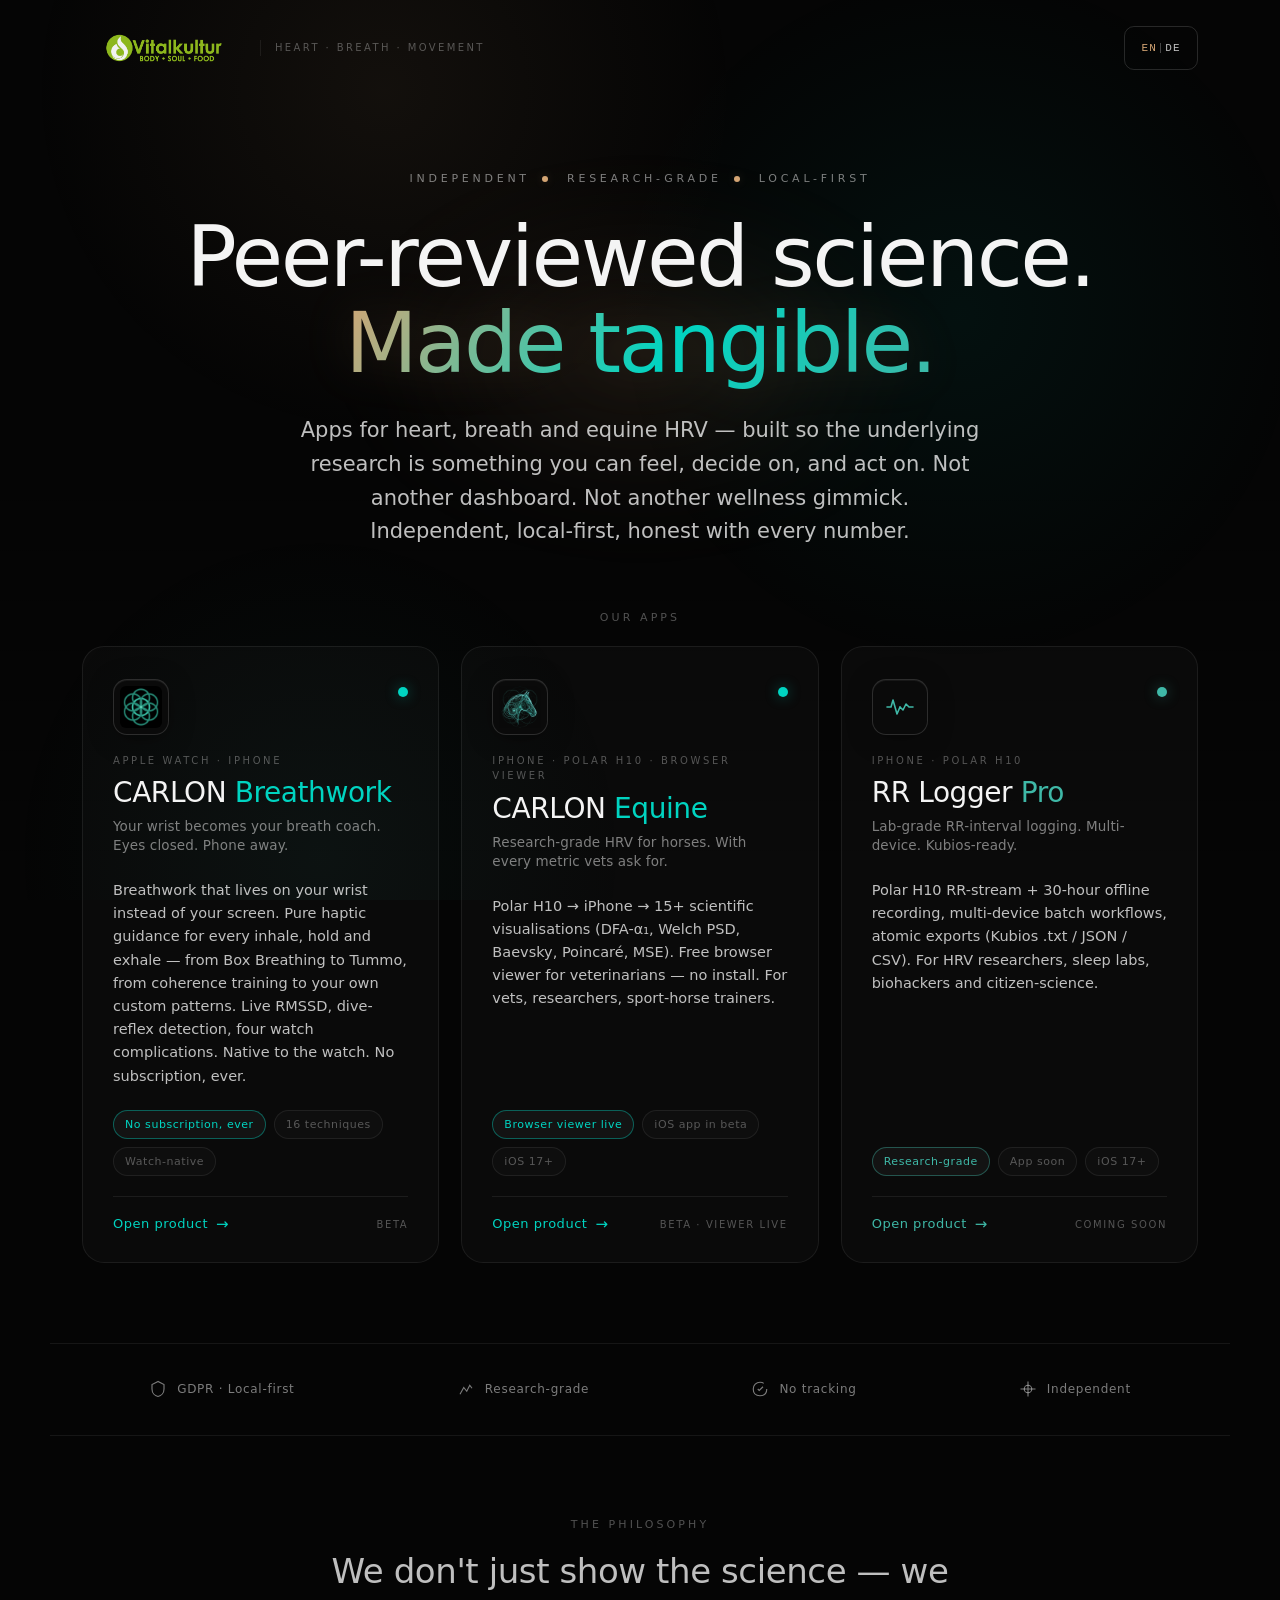
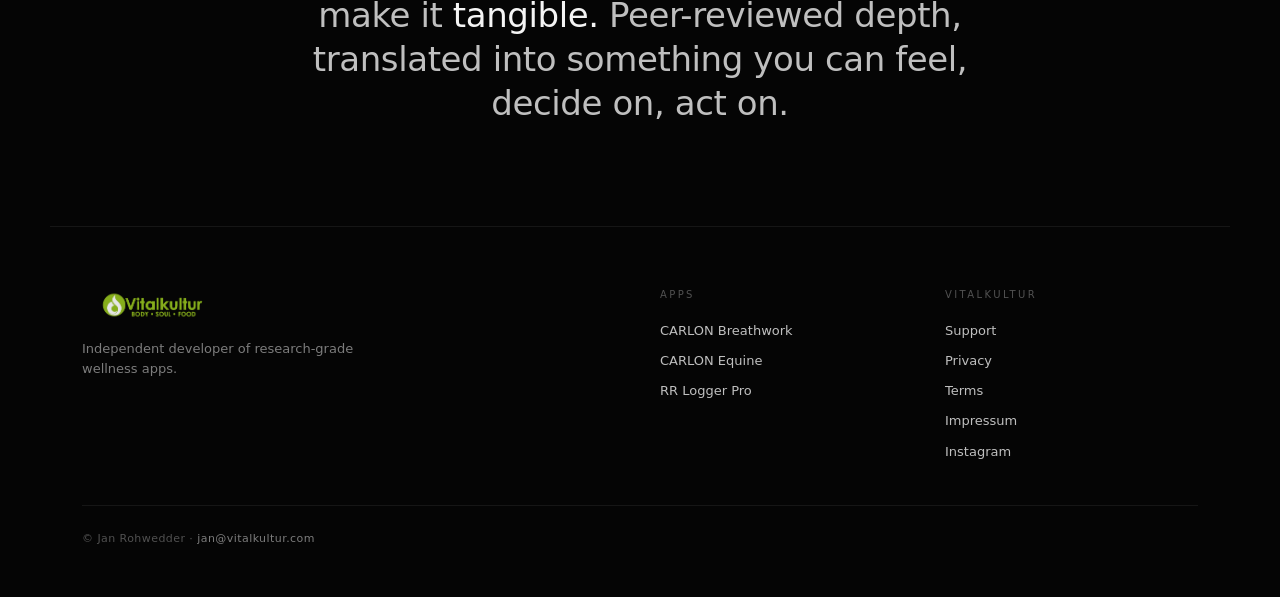
<file: index.html>
<!DOCTYPE html>
<html lang="en">
<head>
  <meta charset="UTF-8">
  <meta name="viewport" content="width=device-width, initial-scale=1.0, viewport-fit=cover">
  <meta name="apple-mobile-web-app-capable" content="yes">
  <meta name="theme-color" content="#050505">
  <title>Vitalkultur — Heart · Breath · Movement · Research-grade wellness apps</title>
  <meta name="description" content="Vitalkultur — independent developer of research-grade wellness apps. Heart-rate variability, haptic breathwork, equine cardiology. Built for owners, athletes, vets and researchers who want answers — not promises.">
  <meta property="og:title" content="Vitalkultur — Heart · Breath · Movement">
  <meta property="og:description" content="Research-grade wellness apps for heart, breath and movement. CARLON · CARLON Equine · RR Logger Pro.">
  <meta property="og:image" content="https://vitalkultur.com/app-icon.png">
  <link rel="icon" href="/app-icon.png">
  <link rel="apple-touch-icon" href="/app-icon.png">
  <link rel="canonical" href="https://vitalkultur.com/">
  <meta property="og:url" content="https://vitalkultur.com/">
  <meta property="og:type" content="website">
  <meta name="twitter:card" content="summary_large_image">
  <script type="application/ld+json">
  {
    "@context": "https://schema.org",
    "@type": "Organization",
    "name": "Vitalkultur",
    "url": "https://vitalkultur.com",
    "logo": "https://vitalkultur.com/assets/vitalkultur-wordmark.png",
    "description": "Independent developer of research-grade wellness apps: CARLON (haptic breathwork), CARLON Equine (equine HRV cardiology), RR Logger Pro (research RR-interval logger).",
    "founder": {"@type": "Person", "name": "Jan Rohwedder"},
    "address": {"@type": "PostalAddress", "addressCountry": "DE"},
    "email": "jan@vitalkultur.com",
    "sameAs": ["https://instagram.com/vitalkultur.de"]
  }
  </script>
  <script data-goatcounter="https://vitalkultur.goatcounter.com/count" async src="//gc.zgo.at/count.js"></script>
  <style>
    @font-face {
      font-family: 'Jost';
      font-style: normal; font-weight: 100 900; font-display: swap;
      src: url('/fonts/jost-variable.ttf') format('truetype');
    }
    :root {
      --bg-void: #050505;
      --bg-near: #0a0a0a;
      --bg-card: rgba(255,255,255,0.025);
      --bg-card-hover: rgba(255,255,255,0.045);
      --border: rgba(255,255,255,0.07);
      --border-strong: rgba(255,255,255,0.14);
      --text: #f4f4f4;
      --text-soft: rgba(244,244,244,0.78);
      --text-dim: rgba(244,244,244,0.50);
      --text-faint: rgba(244,244,244,0.32);
      --gold: #d4a574;
      --gold-soft: rgba(212,165,116,0.4);
      --gold-glow: rgba(212,165,116,0.20);
      --cyan: #00d4c1;
      --cyan-soft: rgba(0,212,193,0.4);
      --cyan-glow: rgba(0,212,193,0.22);
      --teal: #3fb8a7;
      --teal-soft: rgba(63,184,167,0.4);
      --teal-glow: rgba(63,184,167,0.20);
      --r-card: 22px;
      --r-button: 14px;
      --maxw: 1180px;
    }
    *, *::before, *::after { box-sizing: border-box; margin: 0; padding: 0; }
    html { scroll-behavior: smooth; -webkit-font-smoothing: antialiased; }
    body {
      font-family: 'Jost', system-ui, -apple-system, sans-serif;
      background: var(--bg-void); color: var(--text);
      font-weight: 300; line-height: 1.55;
      overflow-x: hidden; min-height: 100vh;
      position: relative;
    }

    /* Atmospheric background layers */
    body::before {
      content: ''; position: fixed; inset: 0; z-index: 0;
      background:
        radial-gradient(50% 70% at 30% 10%, rgba(212,165,116,0.07) 0%, transparent 55%),
        radial-gradient(45% 65% at 75% 35%, rgba(0,212,193,0.06) 0%, transparent 60%),
        radial-gradient(40% 60% at 25% 95%, rgba(63,184,167,0.05) 0%, transparent 60%);
      pointer-events: none;
    }
    body::after {
      content: ''; position: fixed; inset: 0; z-index: 0;
      background:
        repeating-linear-gradient(0deg, transparent 0, transparent 49px, rgba(255,255,255,0.012) 50px),
        repeating-linear-gradient(90deg, transparent 0, transparent 49px, rgba(255,255,255,0.012) 50px);
      pointer-events: none; opacity: 0.6;
    }
    main, header, footer { position: relative; z-index: 1; }

    /* Nav */
    .topnav {
      max-width: var(--maxw); margin: 0 auto;
      padding: 26px 32px 0;
      display: flex; align-items: center; justify-content: space-between; gap: 24px;
    }
    .brand-wordmark {
      display: flex; align-items: center; gap: 14px;
      text-decoration: none; color: var(--text);
    }
    .brand-wordmark img {
      height: 42px; width: auto;
      opacity: 0.95;
      transition: opacity 200ms;
    }
    .brand-wordmark:hover img { opacity: 1; }
    @media (max-width: 460px) {
      .brand-wordmark img { height: 34px; }
    }
    .brand-tagline-mini {
      font-size: 10px; letter-spacing: 0.24em; text-transform: uppercase;
      color: var(--text-faint); font-weight: 400;
      padding-left: 14px; border-left: 1px solid var(--border);
    }
    @media (max-width: 640px) {
      .brand-tagline-mini { display: none; }
    }
    .topnav-right { display: flex; gap: 10px; align-items: center; }
    .lang-toggle {
      background: transparent; border: 1px solid var(--border-strong);
      color: var(--text-soft); font-family: ui-monospace, monospace;
      font-size: 11px; letter-spacing: 0.12em;
      /* Touch-target ≥44px — Apple HIG */
      padding: 14px 16px; border-radius: 10px; cursor: pointer;
      min-height: 44px; min-width: 44px;
      display: inline-flex; align-items: center; justify-content: center;
      transition: background 200ms, color 200ms, border-color 200ms;
    }
    .lang-toggle:hover { background: var(--bg-card-hover); color: var(--text); border-color: var(--text-dim); }
    .lang-toggle .active { color: var(--gold); font-weight: 500; }

    /* Hero */
    .hero {
      max-width: var(--maxw); margin: 100px auto 48px;
      padding: 0 32px; text-align: center;
      position: relative;
    }
    .hero-glow {
      position: absolute; top: 50%; left: 50%; transform: translate(-50%, -50%);
      width: 110%; max-width: 800px; aspect-ratio: 2 / 1;
      background: radial-gradient(50% 60% at 50% 50%, rgba(212,165,116,0.10), transparent 70%);
      pointer-events: none; z-index: -1;
      filter: blur(40px);
    }
    .hero .eyebrow {
      font-size: 11px; letter-spacing: 0.34em; text-transform: uppercase;
      color: var(--text-dim); font-weight: 400;
      margin-bottom: 28px;
    }
    .hero .eyebrow .dot {
      display: inline-block;
      width: 6px; height: 6px; border-radius: 50%;
      background: var(--gold);
      box-shadow: 0 0 10px var(--gold-glow);
      margin: 0 12px 1px;
      vertical-align: middle;
    }
    .hero h1 {
      font-size: clamp(44px, 8vw, 84px);
      font-weight: 200;
      line-height: 1.02;
      letter-spacing: -0.03em;
      color: var(--text);
      margin-bottom: 28px;
    }
    .hero h1 em {
      font-style: normal;
      background: linear-gradient(120deg, var(--gold) 0%, var(--cyan) 55%, var(--teal) 100%);
      -webkit-background-clip: text; background-clip: text; color: transparent;
      filter: drop-shadow(0 0 24px rgba(212,165,116,0.15));
    }
    .hero p {
      font-size: clamp(17px, 2vw, 21px);
      color: var(--text-soft);
      max-width: 680px; margin: 0 auto;
      font-weight: 300; line-height: 1.6;
    }

    /* Product grid */
    .products-section {
      max-width: var(--maxw); margin: 60px auto 0;
      padding: 0 32px;
    }
    .products-eyebrow {
      font-size: 11px; letter-spacing: 0.28em; text-transform: uppercase;
      color: var(--text-faint);
      text-align: center; margin-bottom: 20px;
    }
    .products {
      display: grid;
      grid-template-columns: repeat(auto-fit, minmax(320px, 1fr));
      gap: 22px;
    }

    .product-card {
      position: relative;
      background: var(--bg-card);
      border: 1px solid var(--border);
      border-radius: var(--r-card);
      padding: 32px 30px 26px;
      text-decoration: none; color: inherit;
      display: flex; flex-direction: column;
      transition: border-color 300ms, transform 350ms cubic-bezier(.2,.7,.3,1), background 300ms;
      overflow: hidden;
      min-height: 420px;
    }
    .product-card::before {
      content: ''; position: absolute; inset: 0;
      background: var(--accent-glow, transparent);
      opacity: 0; transition: opacity 400ms;
      pointer-events: none; z-index: 0;
    }
    .product-card > * { position: relative; z-index: 1; }
    .product-card:hover {
      border-color: var(--border-strong);
      transform: translateY(-4px);
      background: var(--bg-card-hover);
    }
    .product-card:hover::before { opacity: 0.7; }

    .product-card.breathwork {
      /* CARLON-CI: Brand-Cyan #00d4c1 für alle CARLON-Sub-Produkte
         (Breathwork + Equine). Gold war alte Variante — jetzt konsistent
         mit iOS-App-Icon, Watch-Face, Print-Reports und Equine-Viewer. */
      --accent: var(--cyan); --accent-soft: var(--cyan-soft); --accent-glow-color: var(--cyan-glow);
      --accent-glow: radial-gradient(70% 90% at 50% -10%, rgba(0,212,193,0.12), transparent 70%);
    }
    .product-card.equine {
      --accent: var(--cyan); --accent-soft: var(--cyan-soft); --accent-glow-color: var(--cyan-glow);
      --accent-glow: radial-gradient(70% 90% at 50% -10%, rgba(0,212,193,0.12), transparent 70%);
    }
    .product-card.rrlogger {
      --accent: var(--teal); --accent-soft: var(--teal-soft); --accent-glow-color: var(--teal-glow);
      --accent-glow: radial-gradient(70% 90% at 50% -10%, rgba(63,184,167,0.14), transparent 70%);
    }

    /* Product header — logo + accent dot */
    .product-head {
      display: flex; align-items: flex-start; justify-content: space-between;
      margin-bottom: 18px;
    }
    .product-mark {
      width: 56px; height: 56px;
      border-radius: 14px;
      background: var(--bg-near);
      border: 1px solid var(--border-strong);
      display: grid; place-items: center;
      box-shadow: 0 4px 24px rgba(0,0,0,0.4), inset 0 1px 0 rgba(255,255,255,0.06);
      overflow: hidden;
    }
    .product-mark img {
      width: 100%; height: 100%; object-fit: contain;
      padding: 6px;
    }
    .product-mark svg { width: 32px; height: 32px; }
    .product-accent-dot {
      width: 10px; height: 10px; border-radius: 50%;
      background: var(--accent);
      box-shadow: 0 0 14px var(--accent-soft);
      margin-top: 8px;
    }

    .product-card .platform {
      font-size: 10px; letter-spacing: 0.26em; text-transform: uppercase;
      color: var(--text-faint); font-weight: 500;
      margin-bottom: 10px;
    }
    .product-card h3 {
      font-size: 28px; font-weight: 300;
      letter-spacing: -0.015em; line-height: 1.1;
      color: var(--text);
      margin-bottom: 8px;
    }
    .product-card h3 strong { font-weight: 500; color: var(--accent); }
    .product-card .tagline {
      font-size: 13.5px; color: var(--text-dim);
      letter-spacing: 0.01em; line-height: 1.4;
      margin-bottom: 22px;
      min-height: 40px;
    }
    .product-card .desc {
      font-size: 14.5px; color: var(--text-soft);
      line-height: 1.6; flex: 1;
      margin-bottom: 22px;
    }
    .product-card .meta {
      display: flex; gap: 8px;
      font-size: 11px; color: var(--text-faint);
      letter-spacing: 0.05em;
      margin-bottom: 20px;
      flex-wrap: wrap;
    }
    .product-card .meta-pill {
      padding: 5px 11px;
      border: 1px solid var(--border);
      border-radius: 999px;
      background: rgba(255,255,255,0.02);
    }
    .product-card .meta-pill.featured {
      border-color: var(--accent-soft);
      color: var(--accent);
      background: rgba(255,255,255,0.04);
    }
    .product-card .cta-row {
      display: flex; align-items: center; justify-content: space-between;
      padding-top: 16px;
      border-top: 1px solid var(--border);
    }
    .product-card .cta {
      display: inline-flex; align-items: center; gap: 8px;
      font-size: 13px; font-weight: 500;
      color: var(--accent);
      letter-spacing: 0.04em;
    }
    .product-card .cta::after {
      content: '→';
      transition: transform 200ms;
      font-size: 15px;
    }
    .product-card:hover .cta::after { transform: translateX(5px); }
    .product-card .status {
      font-size: 10px; letter-spacing: 0.16em; text-transform: uppercase;
      color: var(--text-faint);
    }

    /* Trust strip */
    .trust-strip {
      max-width: var(--maxw); margin: 80px auto 0;
      padding: 36px 32px;
      border-top: 1px solid var(--border);
      border-bottom: 1px solid var(--border);
      display: flex; justify-content: space-around; flex-wrap: wrap;
      gap: 28px;
    }
    .trust-item {
      display: flex; align-items: center; gap: 10px;
      font-size: 12px; color: var(--text-dim);
      letter-spacing: 0.06em;
    }
    .trust-item .ico {
      width: 18px; height: 18px;
      color: var(--text-dim);
    }

    /* About strip */
    .about-strip {
      max-width: 780px; margin: 80px auto 0;
      padding: 0 32px; text-align: center;
    }
    .about-strip .label {
      font-size: 11px; letter-spacing: 0.28em; text-transform: uppercase;
      color: var(--text-faint); margin-bottom: 16px;
    }
    .about-strip h2 {
      font-size: clamp(24px, 3.5vw, 34px);
      font-weight: 200; line-height: 1.3;
      color: var(--text-soft);
      letter-spacing: -0.012em;
    }
    .about-strip h2 em {
      font-style: normal; color: var(--text); font-weight: 300;
    }

    /* Footer */
    footer {
      max-width: var(--maxw); margin: 100px auto 0;
      padding: 60px 32px 50px;
      border-top: 1px solid var(--border);
    }
    .foot-grid {
      display: grid;
      grid-template-columns: 1fr 1fr;
      gap: 60px 40px;
      margin-bottom: 38px;
    }
    @media (max-width: 640px) {
      .foot-grid { grid-template-columns: 1fr; gap: 36px; }
    }
    .foot-brand-col img {
      height: 36px; opacity: 0.9;
      margin-bottom: 16px; display: block;
    }
    .foot-brand-col p {
      font-size: 13px; color: var(--text-dim); line-height: 1.6;
      max-width: 320px;
    }
    .foot-links-col {
      display: grid;
      grid-template-columns: repeat(2, 1fr);
      gap: 32px;
    }
    .foot-link-group h5 {
      font-size: 10px; letter-spacing: 0.24em; text-transform: uppercase;
      color: var(--text-faint); font-weight: 500;
      margin-bottom: 14px;
    }
    .foot-link-group a {
      display: block;
      font-size: 13px; color: var(--text-soft);
      text-decoration: none;
      padding: 5px 0;
      transition: color 180ms;
    }
    .foot-link-group a:hover { color: var(--text); }
    .foot-meta {
      padding-top: 24px;
      border-top: 1px solid var(--border);
      display: flex; justify-content: space-between; align-items: center; flex-wrap: wrap; gap: 16px;
      font-size: 11px; color: var(--text-faint);
      letter-spacing: 0.04em;
    }
    .foot-meta a { color: var(--text-dim); text-decoration: none; }
    .foot-meta a:hover { color: var(--text); }

    @media (max-width: 760px) {
      .hero { margin: 56px auto 32px; padding: 0 22px; }
      .products-section { padding: 0 22px; }
      .trust-strip { padding: 30px 22px; gap: 18px 24px; }
      .about-strip { padding: 0 22px; }
      .product-card { padding: 26px 22px 22px; min-height: auto; }
      .topnav { padding: 22px 22px 0; }
      footer { padding: 44px 22px 36px; }
    }
    @media (max-width: 460px) {
      .product-card .platform { font-size: 9px; }
      .trust-item { font-size: 11px; }
      .trust-strip { justify-content: flex-start; gap: 16px 20px; }
      .brand-wordmark img { height: 22px; }
    }
  </style>
</head>
<body>

<header class="topnav">
  <a href="/" class="brand-wordmark" aria-label="Vitalkultur home">
    <img src="/assets/vitalkultur-wordmark.png" alt="Vitalkultur">
    <span class="brand-tagline-mini" data-en="Heart · Breath · Movement" data-de="Herz · Atem · Bewegung">Heart · Breath · Movement</span>
  </a>
  <div class="topnav-right">
    <button class="lang-toggle" id="langToggle" title="Switch language">
      <span data-lang-en class="active">EN</span> <span style="opacity:.4">|</span> <span data-lang-de>DE</span>
    </button>
  </div>
</header>

<main>

  <section class="hero">
    <div class="hero-glow"></div>
    <div class="eyebrow">
      <span data-en="Independent" data-de="Unabhängig">Independent</span><span class="dot"></span>
      <span data-en="Research-grade" data-de="Forschungs-Grade">Research-grade</span><span class="dot"></span>
      <span data-en="Local-first" data-de="Lokal auf deinen Geräten">Local-first</span>
    </div>
    <h1 data-en="Peer-reviewed science. <em>Made tangible.</em>"
        data-de="Peer-reviewte Wissenschaft. <em>Greifbar gemacht.</em>">Peer-reviewed science. <em>Made tangible.</em></h1>
    <p data-en="Apps for heart, breath and equine HRV — built so the underlying research is something you can feel, decide on, and act on. Not another dashboard. Not another wellness gimmick. Independent, local-first, honest with every number."
       data-de="Apps für Herz, Atem und equine HRV — so gebaut, dass die dahinterliegende Forschung etwas wird, das du fühlen, entscheiden und handeln kannst. Kein weiteres Dashboard. Kein weiteres Wellness-Gimmick. Unabhängig, lokal-first, ehrlich bei jeder Zahl.">Apps for heart, breath and equine HRV — built so the underlying research is something you can feel, decide on, and act on. Not another dashboard. Not another wellness gimmick. Independent, local-first, honest with every number.</p>
  </section>

  <section class="products-section">
    <div class="products-eyebrow" data-en="Our apps" data-de="Unsere Apps">Our apps</div>
    <div class="products">

      <a class="product-card breathwork" href="/breathwork/">
        <div class="product-head">
          <div class="product-mark" aria-hidden="true">
            <!-- Echtes iOS-App-Icon (Flower-of-Life-Wordmark in CARLON-Cyan)
                 statt des alten Gold-Marks. Konsistent mit der App im Store. -->
            <img src="/assets/breathwork-app-icon-224.png" alt="" width="56" height="56" style="border-radius:12px;">
          </div>
          <span class="product-accent-dot"></span>
        </div>
        <div class="platform">Apple Watch · iPhone</div>
        <h3>CARLON <strong>Breathwork</strong></h3>
        <div class="tagline"
             data-en="Your wrist becomes your breath coach. Eyes closed. Phone away."
             data-de="Dein Handgelenk wird dein Atem-Coach. Augen zu. Handy weg.">Your wrist becomes your breath coach. Eyes closed. Phone away.</div>
        <div class="desc"
             data-en="Breathwork that lives on your wrist instead of your screen. Pure haptic guidance for every inhale, hold and exhale — from Box Breathing to Tummo, from coherence training to your own custom patterns. Live RMSSD, dive-reflex detection, four watch complications. Native to the watch. No subscription, ever."
             data-de="Breathwork direkt am Handgelenk statt auf dem Bildschirm. Reine Haptik führt jedes Ein-, Halte- und Ausatmen — von Box Breathing bis Tummo, von Kohärenz-Training bis zu deinen eigenen Mustern. Live RMSSD, Tauchreflex-Erkennung, vier Watch-Komplikationen. Watch-nativ. Kein Abo. Jemals.">Breathwork that lives on your wrist instead of your screen. Pure haptic guidance for every inhale, hold and exhale — from Box Breathing to Tummo, from coherence training to your own custom patterns. Live RMSSD, dive-reflex detection, four watch complications. Native to the watch. No subscription, ever.</div>
        <div class="meta">
          <span class="meta-pill featured" data-en="No subscription, ever" data-de="Kein Abo. Jemals.">No subscription, ever</span>
          <span class="meta-pill" data-en="16 techniques" data-de="16 Techniken">16 techniques</span>
          <span class="meta-pill" data-en="Watch-native" data-de="Watch-nativ">Watch-native</span>
        </div>
        <div class="cta-row">
          <span class="cta" data-en="Open product" data-de="Produkt öffnen">Open product</span>
          <span class="status" data-en="Beta" data-de="Beta">Beta</span>
        </div>
      </a>

      <a class="product-card equine" href="/carlon-equine/">
        <div class="product-head">
          <div class="product-mark" aria-hidden="true">
            <img src="/assets/equine-mark-224.png" alt="" width="56" height="56">
          </div>
          <span class="product-accent-dot"></span>
        </div>
        <div class="platform">iPhone · Polar H10 · Browser Viewer</div>
        <h3>CARLON <strong>Equine</strong></h3>
        <div class="tagline"
             data-en="Research-grade HRV for horses. With every metric vets ask for."
             data-de="Forschungs-HRV für Pferde. Mit jeder Metrik, die Tierärzte verlangen.">Research-grade HRV for horses. With every metric vets ask for.</div>
        <div class="desc"
             data-en="Polar H10 → iPhone → 15+ scientific visualisations (DFA-α₁, Welch PSD, Baevsky, Poincaré, MSE). Free browser viewer for veterinarians — no install. For vets, researchers, sport-horse trainers."
             data-de="Polar H10 → iPhone → 15+ wissenschaftliche Visualisierungen (DFA-α₁, Welch PSD, Baevsky, Poincaré, MSE). Kostenloser Browser-Viewer für Tierärzte — kein Install. Für Tierärzte, Forscher, Sportpferde-Trainer.">Polar H10 → iPhone → 15+ scientific visualisations (DFA-α₁, Welch PSD, Baevsky, Poincaré, MSE). Free browser viewer for veterinarians — no install. For vets, researchers, sport-horse trainers.</div>
        <div class="meta">
          <span class="meta-pill featured" data-en="Browser viewer live" data-de="Browser-Viewer live">Browser viewer live</span>
          <span class="meta-pill" data-en="iOS app in beta" data-de="iOS-App in Beta">iOS app in beta</span>
          <span class="meta-pill">iOS 17+</span>
        </div>
        <div class="cta-row">
          <span class="cta" data-en="Open product" data-de="Produkt öffnen">Open product</span>
          <span class="status" data-en="Beta · viewer live" data-de="Beta · Viewer live">Beta · viewer live</span>
        </div>
      </a>

      <a class="product-card rrlogger" href="/rrloggerpro/">
        <div class="product-head">
          <div class="product-mark" aria-hidden="true">
            <svg viewBox="0 0 32 32" fill="none" stroke="currentColor" stroke-width="1.6" stroke-linecap="round" stroke-linejoin="round" style="color:var(--teal)">
              <path d="M3 16 L7 16 L9 9 L13 23 L16 16 L19 19 L22 13 L25 16 L29 16"/>
              <circle cx="16" cy="16" r="0.8" fill="var(--teal)" stroke="none"/>
            </svg>
          </div>
          <span class="product-accent-dot"></span>
        </div>
        <div class="platform">iPhone · Polar H10</div>
        <h3>RR Logger <strong>Pro</strong></h3>
        <div class="tagline"
             data-en="Lab-grade RR-interval logging. Multi-device. Kubios-ready."
             data-de="Labor-grade RR-Intervall-Logging. Multi-Device. Kubios-ready.">Lab-grade RR-interval logging. Multi-device. Kubios-ready.</div>
        <div class="desc"
             data-en="Polar H10 RR-stream + 30-hour offline recording, multi-device batch workflows, atomic exports (Kubios .txt / JSON / CSV). For HRV researchers, sleep labs, biohackers and citizen-science."
             data-de="Polar H10 RR-Stream + 30-Stunden-Offline-Recording, Multi-Device-Batch-Workflows, atomare Exporte (Kubios .txt / JSON / CSV). Für HRV-Forscher, Schlaflabore, Biohacker und Citizen-Science.">Polar H10 RR-stream + 30-hour offline recording, multi-device batch workflows, atomic exports (Kubios .txt / JSON / CSV). For HRV researchers, sleep labs, biohackers and citizen-science.</div>
        <div class="meta">
          <span class="meta-pill featured" data-en="Research-grade" data-de="Forschungs-Grade">Research-grade</span>
          <span class="meta-pill" data-en="App soon" data-de="App bald">App soon</span>
          <span class="meta-pill">iOS 17+</span>
        </div>
        <div class="cta-row">
          <span class="cta" data-en="Open product" data-de="Produkt öffnen">Open product</span>
          <span class="status" data-en="Coming soon" data-de="Demnächst">Coming soon</span>
        </div>
      </a>

    </div>
  </section>

  <section class="trust-strip">
    <div class="trust-item">
      <svg class="ico" viewBox="0 0 24 24" fill="none" stroke="currentColor" stroke-width="1.5"><path d="M12 2 L4 6 v6 c0 5 3.5 9 8 10 4.5 -1 8 -5 8 -10 V6z"/></svg>
      <span data-en="GDPR · Local-first" data-de="DSGVO · Daten bleiben lokal">GDPR · Local-first</span>
    </div>
    <div class="trust-item">
      <svg class="ico" viewBox="0 0 24 24" fill="none" stroke="currentColor" stroke-width="1.5"><path d="M4 19l5-9 4 5 4-8 3 4"/></svg>
      <span data-en="Research-grade" data-de="Forschungs-Grade">Research-grade</span>
    </div>
    <div class="trust-item">
      <svg class="ico" viewBox="0 0 24 24" fill="none" stroke="currentColor" stroke-width="1.5"><path d="M21 12c0 5-3 9-9 9s-9-4-9-9 4-9 9-9c2 0 4 .5 5 1.5"/><path d="M9 12l2 2 5-5"/></svg>
      <span data-en="No tracking" data-de="Kein Tracking">No tracking</span>
    </div>
    <div class="trust-item">
      <svg class="ico" viewBox="0 0 24 24" fill="none" stroke="currentColor" stroke-width="1.5"><path d="M12 2v20M2 12h20"/><circle cx="12" cy="12" r="5"/></svg>
      <span data-en="Independent" data-de="Unabhängig">Independent</span>
    </div>
  </section>

  <section class="about-strip">
    <div class="label" data-en="The philosophy" data-de="Die Philosophie">The philosophy</div>
    <h2 data-en="We don't just show the science — we make it <em>tangible.</em> Peer-reviewed depth, translated into something you can feel, decide on, act on."
        data-de="Wir zeigen die Wissenschaft nicht nur — wir machen sie <em>greifbar.</em> Peer-reviewte Tiefe, übersetzt in etwas, das du fühlen, entscheiden, handeln kannst.">We don't just show the science — we make it <em>tangible.</em> Peer-reviewed depth, translated into something you can feel, decide on, act on.</h2>
  </section>

</main>

<footer>
  <div class="foot-grid">
    <div class="foot-brand-col">
      <img src="/assets/vitalkultur-wordmark.png" alt="Vitalkultur">
      <p data-en="Independent developer of research-grade wellness apps."
         data-de="Unabhängiger Entwickler von Forschungs-grade Wellness-Apps.">Independent developer of research-grade wellness apps.</p>
    </div>
    <div class="foot-links-col">
      <div class="foot-link-group">
        <h5 data-en="Apps" data-de="Apps">Apps</h5>
        <a href="/breathwork/">CARLON Breathwork</a>
        <a href="/carlon-equine/">CARLON Equine</a>
        <a href="/rrloggerpro/">RR Logger Pro</a>
      </div>
      <div class="foot-link-group">
        <h5 data-en="Vitalkultur" data-de="Vitalkultur">Vitalkultur</h5>
        <a href="/support.html" data-en="Support" data-de="Support">Support</a>
        <a href="/privacy.html" data-en="Privacy" data-de="Datenschutz">Privacy</a>
        <a href="/terms.html" data-en="Terms" data-de="AGB">Terms</a>
        <a href="/impressum.html">Impressum</a>
        <a href="https://instagram.com/vitalkultur.de" target="_blank" rel="noopener">Instagram</a>
      </div>
    </div>
  </div>
  <div class="foot-meta">
    <span>© Jan Rohwedder · <a href="mailto:jan@vitalkultur.com">jan@vitalkultur.com</a></span>
  </div>
</footer>

<script>
  (function() {
    function detectLang() {
      const stored = localStorage.getItem('vk.lang');
      if (stored === 'en' || stored === 'de') return stored;
      return (navigator.language || 'en').toLowerCase().startsWith('de') ? 'de' : 'en';
    }
    let lang = detectLang();
    function applyLang() {
      document.documentElement.lang = lang;
      document.querySelectorAll('[data-en]').forEach(el => {
        const txt = el.getAttribute('data-' + lang);
        if (txt != null) el.innerHTML = txt;
      });
      document.querySelectorAll('[data-lang-en]').forEach(el => el.classList.toggle('active', lang === 'en'));
      document.querySelectorAll('[data-lang-de]').forEach(el => el.classList.toggle('active', lang === 'de'));
    }
    document.getElementById('langToggle').addEventListener('click', () => {
      lang = (lang === 'en') ? 'de' : 'en';
      localStorage.setItem('vk.lang', lang);
      applyLang();
    });
    applyLang();
  })();
</script>

</body>
</html>
</file>
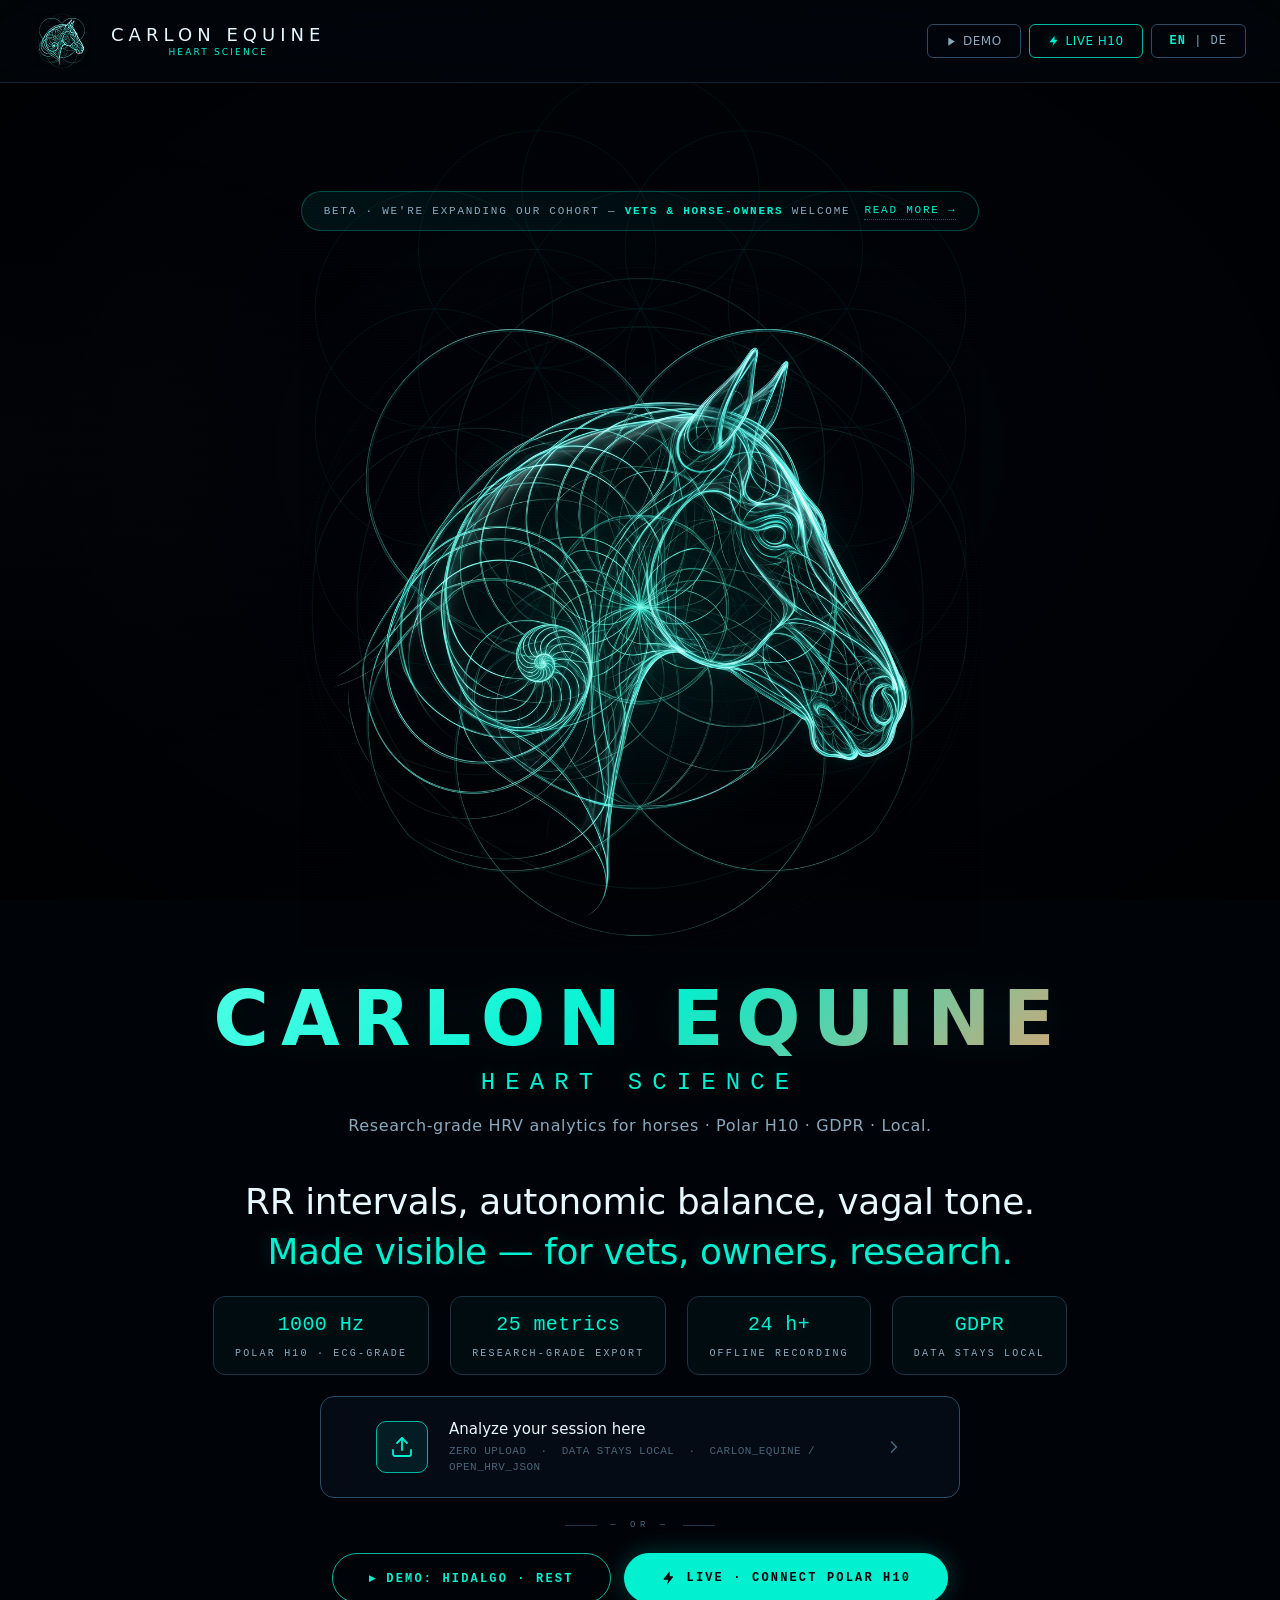
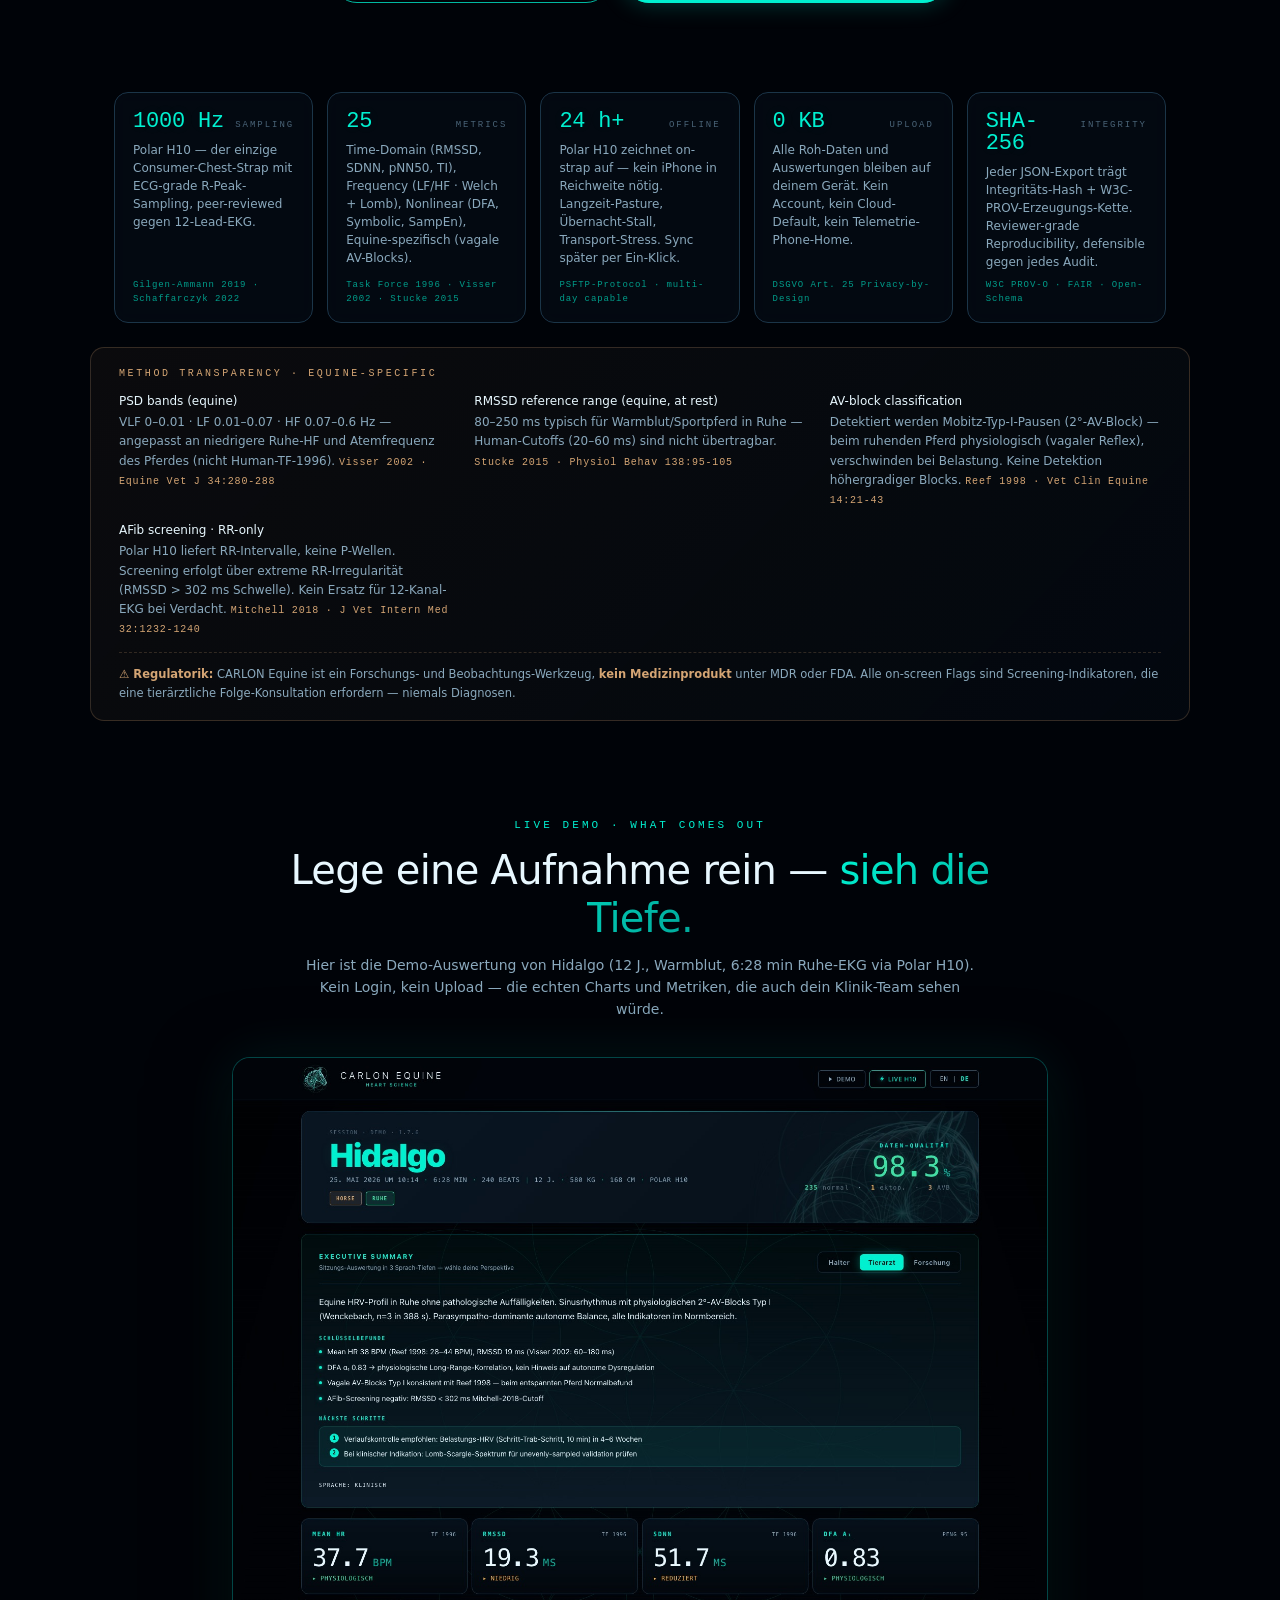
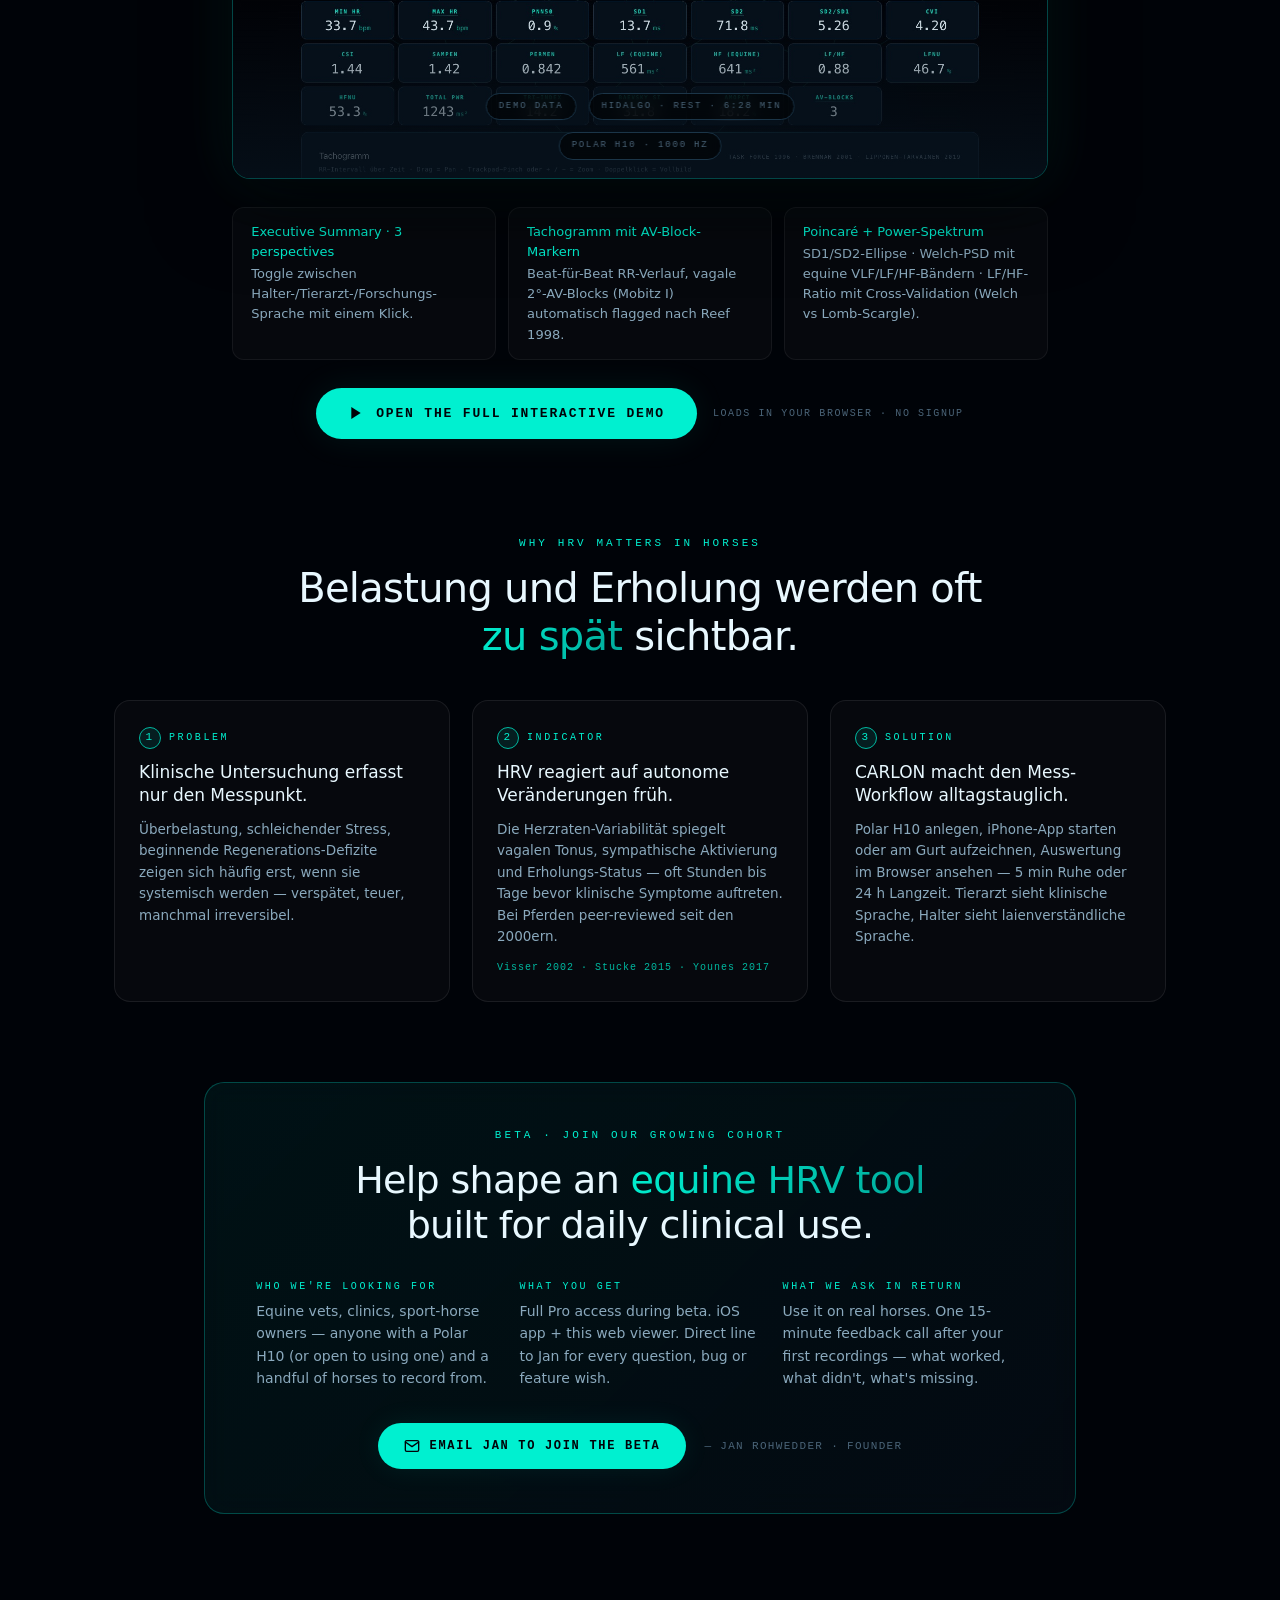
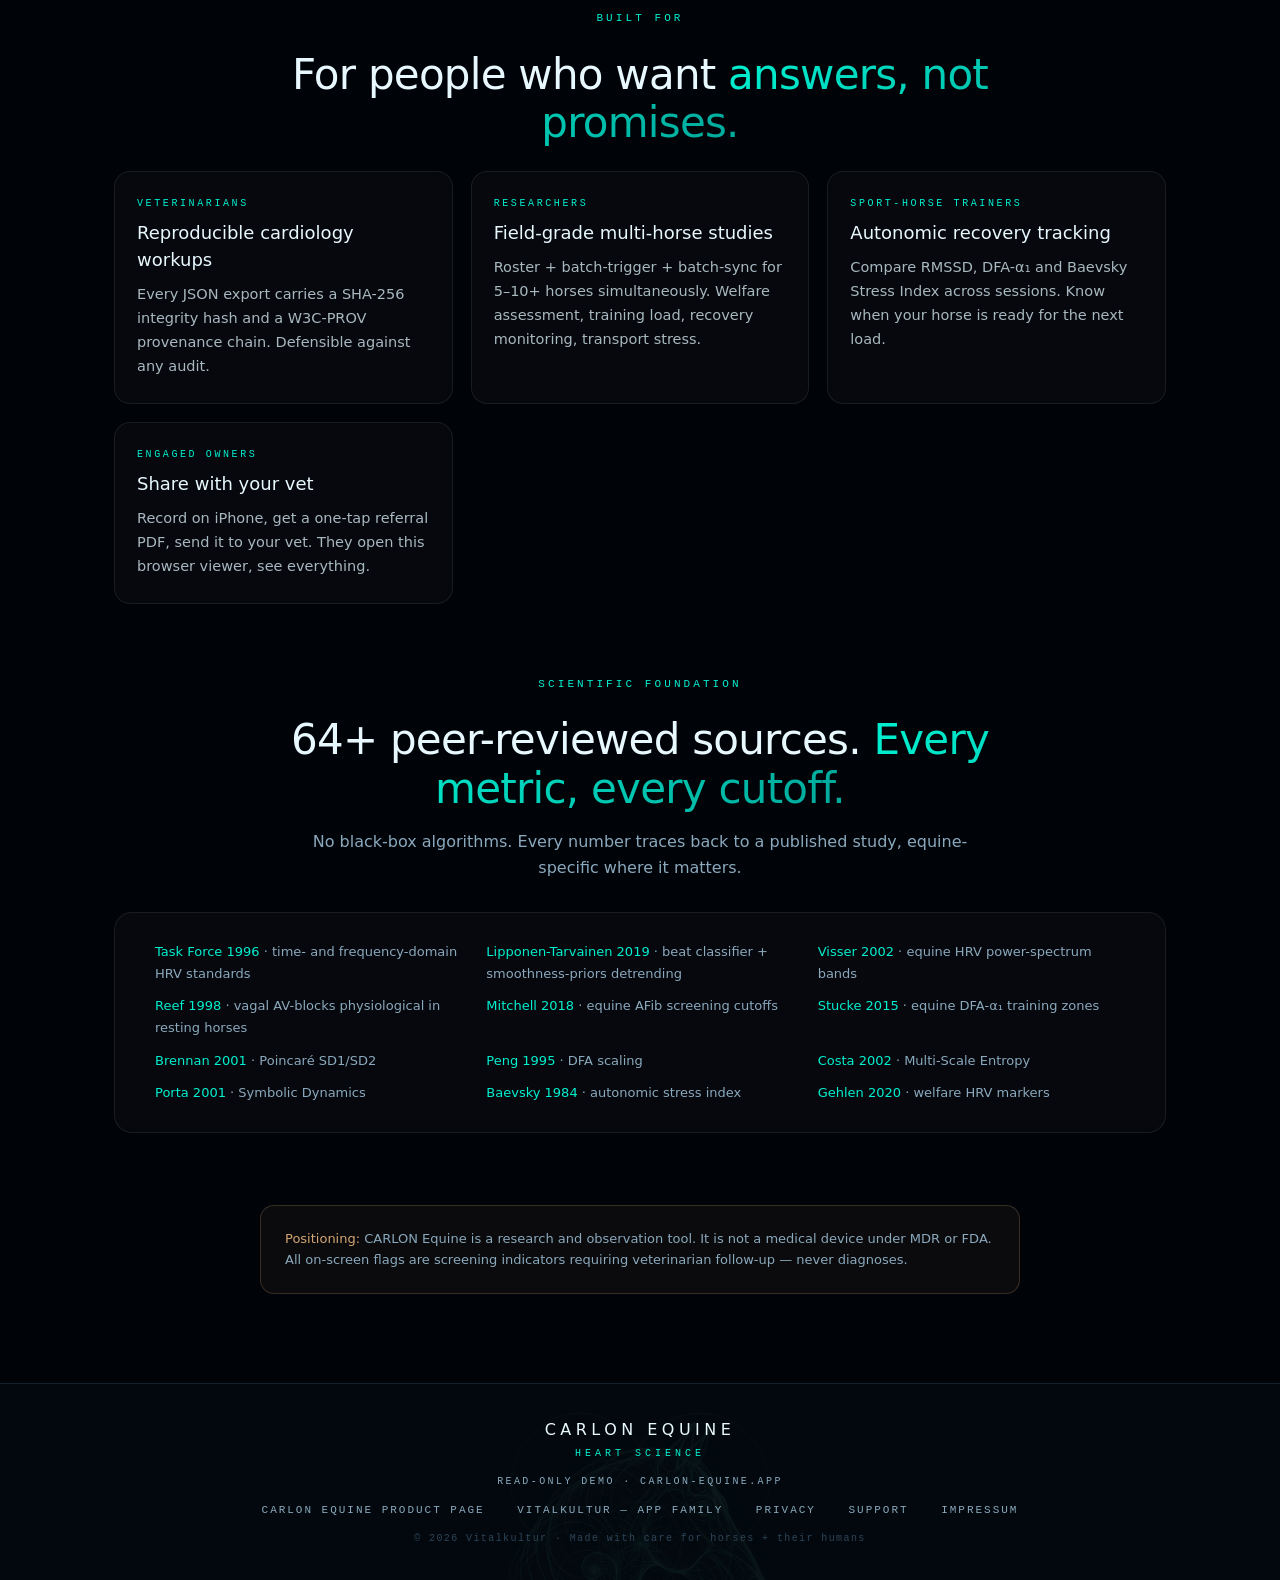
<file: equine/index.html>
<!DOCTYPE html>
<html lang="en">
<head>
  <meta charset="UTF-8">
  <meta http-equiv="refresh" content="0; url=/carlon-equine/">
  <link rel="canonical" href="https://vitalkultur.com/carlon-equine/">
  <title>CARLON Equine — vitalkultur.com</title>
  <meta name="description" content="CARLON Equine — research-grade HRV for horses. Browser viewer + iPhone app.">
  <meta property="og:title" content="CARLON Equine — Research-grade HRV for Horses">
  <meta property="og:description" content="iPhone + Polar H10 = a mobile equine HRV lab. Browser viewer for vets included.">
  <meta property="og:image" content="https://vitalkultur.com/assets/equine-mark-512.png">
  <meta property="og:url" content="https://vitalkultur.com/carlon-equine/">
  <script>window.location.replace('/carlon-equine/');</script>
  <style>
    body{background:#050505;color:rgba(244,244,244,0.7);font-family:system-ui,sans-serif;display:grid;place-items:center;min-height:100vh;margin:0;text-align:center;padding:20px;}
    a{color:#00d4c1;text-decoration:none;}
  </style>
</head>
<body>
  <p>CARLON Equine lebt jetzt auf <a href="/carlon-equine/">vitalkultur.com/carlon-equine/</a> · <a href="/carlon-equine/">Take me there →</a></p>
</body>
</html>
</file>
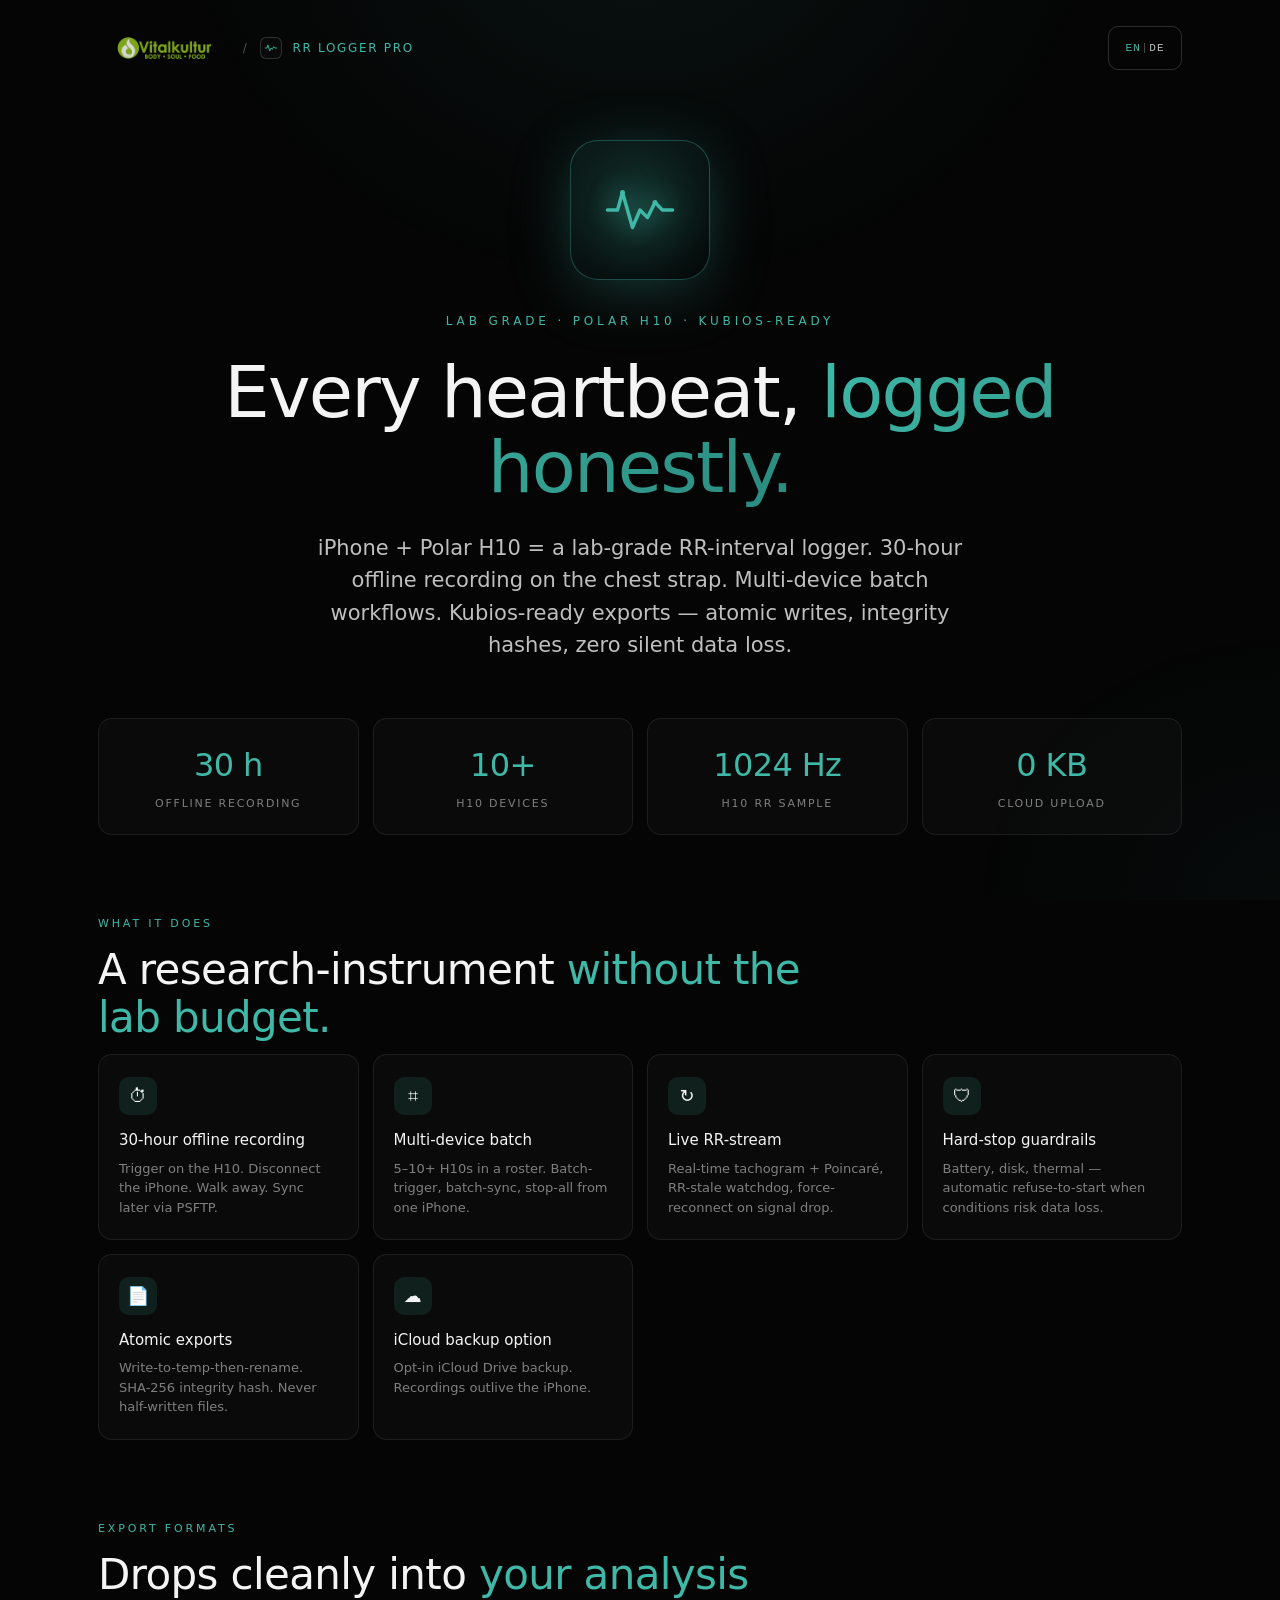
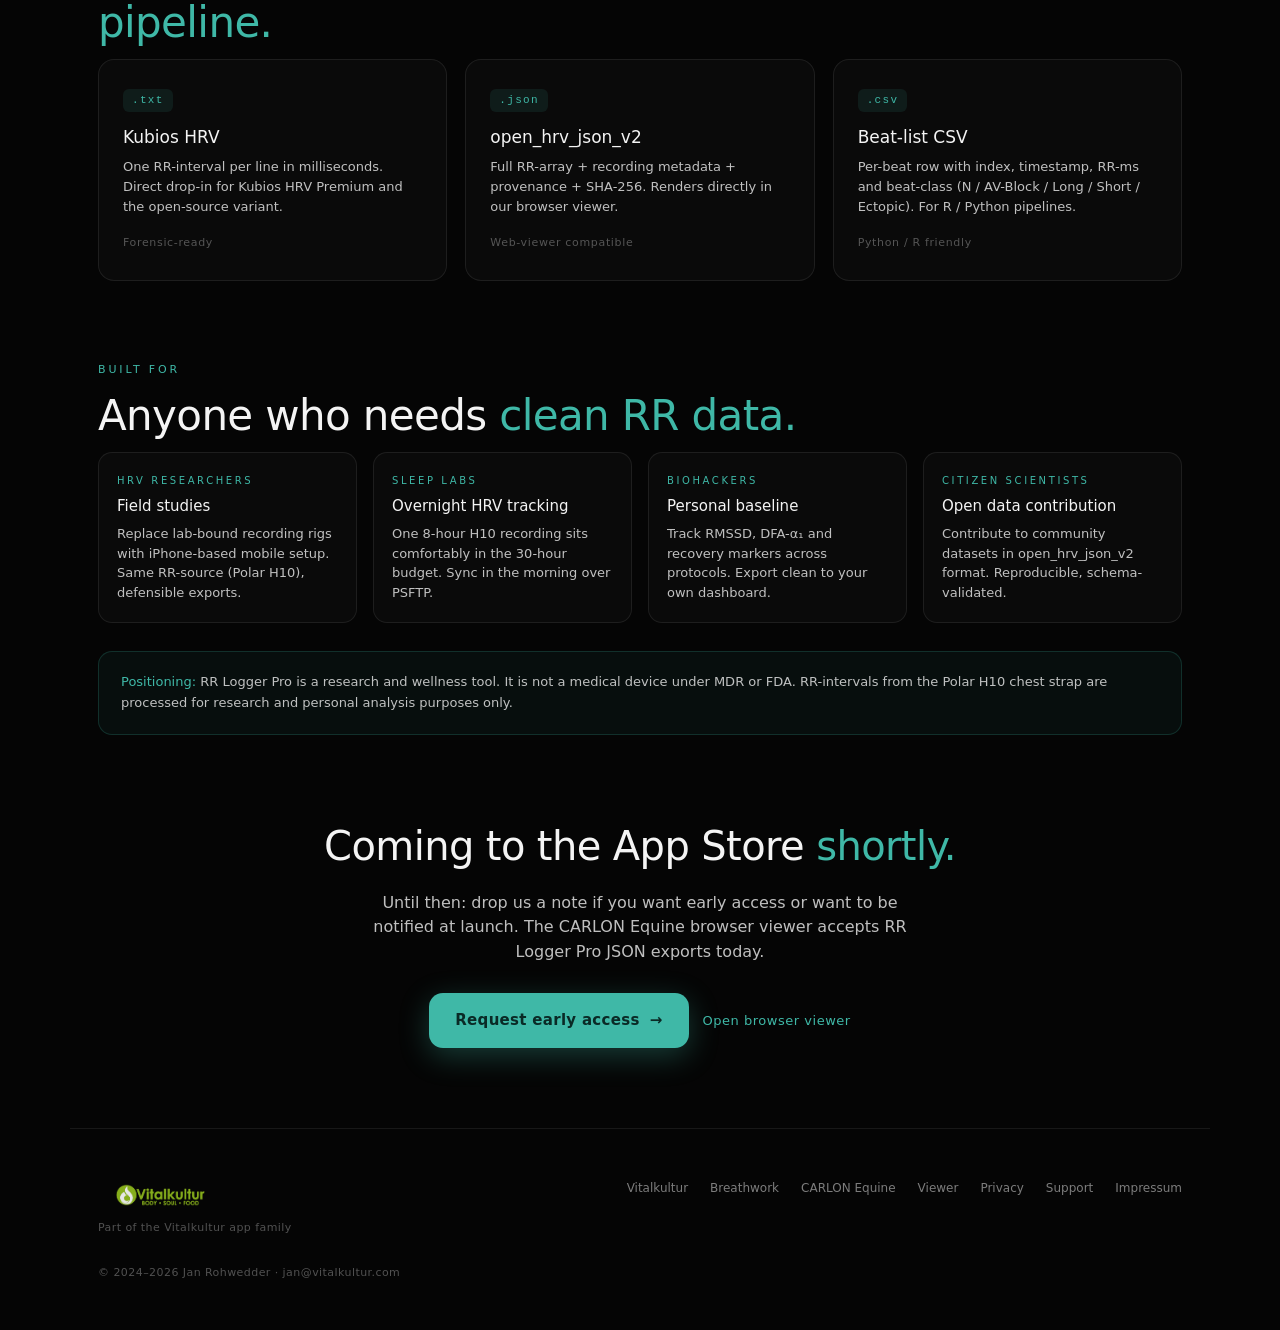
<file: rrloggerpro/index.html>
<!DOCTYPE html>
<html lang="en">
<head>
  <meta charset="UTF-8">
  <meta name="viewport" content="width=device-width, initial-scale=1.0, viewport-fit=cover">
  <meta name="theme-color" content="#050505">
  <title>RR Logger Pro — Lab-grade RR-Interval Logger · Polar H10 · iPhone</title>
  <meta name="description" content="RR Logger Pro turns iPhone + Polar H10 into a lab-grade RR-interval logger. 30-hour offline recording, multi-device batch workflows, Kubios-ready exports. Built for HRV researchers, sleep labs and biohackers.">
  <meta property="og:title" content="RR Logger Pro — Lab-grade RR-Interval Logger">
  <meta property="og:description" content="Polar H10 → iPhone → Kubios-ready RR exports. Multi-device. 30h offline. For HRV researchers.">
  <meta property="og:image" content="https://vitalkultur.com/app-icon.png">
  <link rel="icon" href="/app-icon.png">
  <link rel="apple-touch-icon" href="/app-icon.png">
  <link rel="canonical" href="https://vitalkultur.com/rrloggerpro/">
  <meta property="og:url" content="https://vitalkultur.com/rrloggerpro/">
  <meta property="og:type" content="website">
  <script type="application/ld+json">
  {
    "@context": "https://schema.org",
    "@type": "SoftwareApplication",
    "name": "RR Logger Pro",
    "operatingSystem": "iOS 17+",
    "applicationCategory": "HealthApplication",
    "audience": {"@type": "Audience", "audienceType": "HRV researchers, sleep labs, biohackers"},
    "description": "Lab-grade RR-interval logger for Polar H10 chest straps. 30-hour offline recording, multi-device batch trigger/sync, Kubios-ready export (TXT/JSON/CSV).",
    "creator": {"@type": "Organization", "name": "Vitalkultur", "url": "https://vitalkultur.com"}
  }
  </script>
  <script data-goatcounter="https://vitalkultur.goatcounter.com/count" async src="//gc.zgo.at/count.js"></script>
  <style>
    @font-face {
      font-family: 'Jost';
      font-style: normal; font-weight: 100 900; font-display: swap;
      src: url('/fonts/jost-variable.ttf') format('truetype');
    }
    :root {
      --bg-void: #050505;
      --bg-near: #0a0a0a;
      --bg-card: rgba(255,255,255,0.025);
      --bg-card-hover: rgba(255,255,255,0.045);
      --border: rgba(255,255,255,0.08);
      --border-strong: rgba(255,255,255,0.16);
      --text: #f4f4f4;
      --text-soft: rgba(244,244,244,0.78);
      --text-dim: rgba(244,244,244,0.50);
      --text-faint: rgba(244,244,244,0.32);
      --teal: #2a8a7e;
      --teal-bright: #3fb8a7;
      --teal-soft: rgba(63,184,167,0.35);
      --teal-glow: rgba(63,184,167,0.18);
      --maxw: 1140px;
    }
    *, *::before, *::after { box-sizing: border-box; margin: 0; padding: 0; }
    html { scroll-behavior: smooth; -webkit-font-smoothing: antialiased; }
    body {
      font-family: 'Jost', system-ui, -apple-system, sans-serif;
      background: var(--bg-void); color: var(--text);
      font-weight: 300; line-height: 1.55; min-height: 100vh;
      overflow-x: hidden;
    }
    body::before {
      content: '';
      position: fixed; inset: 0;
      background:
        radial-gradient(60% 70% at 50% -10%, rgba(63,184,167,0.08) 0%, transparent 60%),
        radial-gradient(40% 50% at 100% 100%, rgba(42,138,126,0.05) 0%, transparent 60%);
      pointer-events: none; z-index: 0;
    }
    main, header, footer { position: relative; z-index: 1; }

    .topnav {
      max-width: var(--maxw); margin: 0 auto;
      padding: 26px 28px 0;
      display: flex; align-items: center; justify-content: space-between;
      gap: 24px;
    }
    .breadcrumb {
      display: flex; align-items: center; gap: 12px;
      font-size: 12px; letter-spacing: 0.14em; text-transform: uppercase;
      color: var(--text-dim);
    }
    .breadcrumb a { color: var(--text-soft); text-decoration: none; }
    .breadcrumb a:hover { color: var(--text); }
    .breadcrumb .sep { color: var(--text-faint); }
    .breadcrumb .current { color: var(--teal-bright); font-weight: 500; }
    .topnav-right { display: flex; gap: 8px; align-items: center; }
    .lang-toggle {
      background: transparent; border: 1px solid var(--border-strong);
      color: var(--text-soft); font-family: ui-monospace, monospace;
      font-size: 11px; letter-spacing: 0.12em;
      padding: 14px 16px; border-radius: 10px; cursor: pointer;
      min-height: 44px; min-width: 44px;
      display: inline-flex; align-items: center; justify-content: center;
      transition: background 200ms, color 200ms;
    }
    .lang-toggle:hover { background: var(--bg-card-hover); color: var(--text); }
    .lang-toggle .active { color: var(--teal-bright); font-weight: 500; }

    .hero {
      max-width: var(--maxw); margin: 70px auto 56px;
      padding: 0 28px; text-align: center;
    }
    .hero .eyebrow {
      font-size: 12px; letter-spacing: 0.32em; text-transform: uppercase;
      color: var(--teal-bright); font-weight: 500; margin-bottom: 24px;
    }
    .hero h1 {
      font-size: clamp(40px, 7vw, 72px);
      font-weight: 200; line-height: 1.05; letter-spacing: -0.025em;
      margin-bottom: 26px;
    }
    .hero h1 em {
      font-style: normal;
      background: linear-gradient(120deg, var(--teal-bright) 0%, var(--teal) 100%);
      -webkit-background-clip: text; background-clip: text; color: transparent;
    }
    .hero p {
      font-size: clamp(17px, 2vw, 21px);
      color: var(--text-soft); max-width: 660px; margin: 0 auto;
    }

    /* Lab specs hero — strip of key numbers */
    .lab-specs {
      max-width: var(--maxw); margin: 32px auto 0;
      padding: 0 28px;
      display: grid; gap: 14px;
      grid-template-columns: repeat(auto-fit, minmax(140px, 1fr));
    }
    .lab-spec {
      background: var(--bg-card);
      border: 1px solid var(--border);
      border-radius: 14px;
      padding: 22px 20px;
      text-align: center;
    }
    .lab-spec .v {
      font-size: 32px; font-weight: 200; color: var(--teal-bright);
      letter-spacing: -0.02em;
      margin-bottom: 4px;
    }
    .lab-spec .k {
      font-size: 11px; letter-spacing: 0.16em; text-transform: uppercase;
      color: var(--text-dim);
    }

    .section {
      max-width: var(--maxw); margin: 80px auto 0;
      padding: 0 28px;
    }
    .section-label {
      font-size: 11px; letter-spacing: 0.26em; text-transform: uppercase;
      color: var(--teal-bright); font-weight: 500; margin-bottom: 14px;
    }
    .section-title {
      font-size: clamp(28px, 4vw, 42px); font-weight: 300;
      letter-spacing: -0.015em; line-height: 1.15;
      max-width: 720px; margin-bottom: 12px;
    }
    .section-title em { font-style: normal; color: var(--teal-bright); }
    .section-sub {
      font-size: 16px; color: var(--text-soft); max-width: 640px;
      margin-bottom: 32px;
    }

    .features-grid {
      display: grid; gap: 14px;
      grid-template-columns: repeat(auto-fit, minmax(240px, 1fr));
    }
    .feat-card {
      background: var(--bg-card);
      border: 1px solid var(--border);
      border-radius: 14px;
      padding: 22px 20px;
    }
    .feat-card .feat-icon {
      width: 38px; height: 38px; border-radius: 10px;
      background: rgba(63,184,167,0.12);
      display: grid; place-items: center;
      margin-bottom: 14px;
      font-size: 18px;
    }
    .feat-card .feat-title { font-size: 15px; font-weight: 500; margin-bottom: 6px; }
    .feat-card .feat-desc { font-size: 13px; color: var(--text-dim); line-height: 1.5; }

    /* Export-format showcase */
    .export-grid {
      display: grid; gap: 18px;
      grid-template-columns: repeat(auto-fit, minmax(280px, 1fr));
      margin-top: 8px;
    }
    .export-card {
      background: var(--bg-card);
      border: 1px solid var(--border);
      border-radius: 16px;
      padding: 26px 24px;
    }
    .export-card .ext {
      font-family: ui-monospace, monospace;
      font-size: 11px; letter-spacing: 0.12em;
      color: var(--teal-bright);
      padding: 3px 9px; border-radius: 6px;
      background: rgba(63,184,167,0.10);
      display: inline-block;
      margin-bottom: 12px;
    }
    .export-card h4 { font-size: 17px; font-weight: 500; margin-bottom: 6px; }
    .export-card p { font-size: 13px; color: var(--text-soft); line-height: 1.55; margin-bottom: 12px; }
    .export-card .tag {
      display: inline-block;
      font-size: 11px; color: var(--text-faint);
      letter-spacing: 0.06em;
    }

    /* Audience pills */
    .audience-grid {
      display: grid; gap: 16px;
      grid-template-columns: repeat(auto-fit, minmax(240px, 1fr));
    }
    .aud-card {
      background: var(--bg-card);
      border: 1px solid var(--border);
      border-radius: 14px;
      padding: 20px 18px;
    }
    .aud-card .who {
      font-size: 10px; letter-spacing: 0.26em; text-transform: uppercase;
      color: var(--teal-bright); margin-bottom: 6px; font-weight: 500;
    }
    .aud-card h4 { font-size: 15px; font-weight: 500; margin-bottom: 6px; }
    .aud-card p { font-size: 13px; color: var(--text-soft); line-height: 1.5; }

    /* Disclaimer */
    .disclaimer-block {
      background: rgba(63,184,167,0.05);
      border: 1px solid rgba(63,184,167,0.20);
      border-radius: 14px;
      padding: 20px 22px;
      margin-top: 28px;
      font-size: 13px; color: var(--text-soft);
      line-height: 1.6;
    }
    .disclaimer-block strong { color: var(--teal-bright); font-weight: 500; }

    /* CTA strip */
    .cta-strip {
      max-width: var(--maxw); margin: 80px auto 0;
      padding: 0 28px; text-align: center;
    }
    .cta-strip h2 {
      font-size: clamp(28px, 4vw, 40px); font-weight: 300;
      letter-spacing: -0.015em; margin-bottom: 14px;
    }
    .cta-strip h2 em { font-style: normal; color: var(--teal-bright); }
    .cta-strip p {
      font-size: 16px; color: var(--text-soft);
      max-width: 540px; margin: 0 auto 28px;
    }
    .btn-primary {
      display: inline-flex; align-items: center; gap: 10px;
      background: var(--teal-bright); color: #0a2a26;
      padding: 16px 26px; border-radius: 14px;
      font-size: 15px; font-weight: 600; letter-spacing: 0.02em;
      text-decoration: none;
      box-shadow: 0 8px 30px rgba(63,184,167,0.30);
      transition: transform 180ms, box-shadow 180ms;
    }
    .btn-primary:hover {
      transform: translateY(-2px);
      box-shadow: 0 12px 38px rgba(63,184,167,0.45);
    }
    .btn-secondary {
      display: inline-flex; align-items: center; gap: 8px;
      color: var(--teal-bright); text-decoration: none;
      font-size: 13px; letter-spacing: 0.04em;
      padding: 14px 0;
    }
    .btn-secondary:hover { color: var(--text); }
    .cta-strip-actions {
      display: flex; gap: 14px; justify-content: center; flex-wrap: wrap;
      align-items: center;
    }

    /* Footer */
    footer {
      max-width: var(--maxw); margin: 80px auto 0;
      padding: 50px 28px;
      border-top: 1px solid var(--border);
    }
    .foot-row {
      display: flex; justify-content: space-between; align-items: flex-start;
      flex-wrap: wrap; gap: 32px;
    }
    .foot-brand { font-size: 12px; color: var(--text-soft); letter-spacing: 0.18em; text-transform: uppercase; }
    .foot-brand small {
      display: block; font-size: 11px; color: var(--text-faint);
      letter-spacing: 0.04em; text-transform: none; font-weight: 300;
      margin-top: 6px;
    }
    .foot-links { display: flex; gap: 22px; flex-wrap: wrap; font-size: 12px; }
    .foot-links a { color: var(--text-dim); text-decoration: none; transition: color 180ms; }
    .foot-links a:hover { color: var(--text); }
    .foot-meta { margin-top: 28px; font-size: 11px; color: var(--text-faint); letter-spacing: 0.04em; }

    /* Mobile breakpoints — sm phones (<=480) and tighter (<=380) */
    @media (max-width: 760px) {
      .topnav { padding: 22px 22px 0; }
      .hero { margin: 56px auto 32px; padding: 0 22px; }
      .lab-specs { padding: 0 22px; }
      .section { padding: 0 22px; margin: 64px auto 0; }
      .cta-strip { padding: 0 22px; margin: 64px auto 0; }
      footer { padding: 40px 22px 36px; }
      .cta-strip-actions { flex-direction: column; align-items: stretch; }
      .cta-strip-actions .btn-primary { justify-content: center; }
    }
    @media (max-width: 460px) {
      .lab-spec { padding: 18px 14px; }
      .lab-spec .v { font-size: 26px; }
      .feat-card { padding: 18px 16px; }
      .export-card { padding: 22px 18px; }
      .aud-card { padding: 18px 16px; }
      /* Breadcrumb fits — hide the mark-mini at very narrow */
      .breadcrumb .current { font-size: 11px; }
    }
  </style>
</head>
<body>

<header class="topnav">
  <div class="breadcrumb">
    <a href="/" aria-label="Vitalkultur home" style="display:flex;align-items:center;gap:10px">
      <img src="/assets/vitalkultur-wordmark.png" alt="Vitalkultur" style="height:34px;width:auto;opacity:0.85;">
    </a>
    <span class="sep">/</span>
    <span class="current" style="display:flex;align-items:center;gap:10px">
      <span style="width:22px;height:22px;border-radius:6px;background:var(--bg-near);border:1px solid var(--border-strong);display:grid;place-items:center;padding:3px;">
        <svg viewBox="0 0 32 32" fill="none" stroke="var(--teal-bright)" stroke-width="2" stroke-linecap="round" stroke-linejoin="round">
          <path d="M3 16 L7 16 L9 9 L13 23 L16 16 L19 19 L22 13 L25 16 L29 16"/>
        </svg>
      </span>
      RR Logger Pro
    </span>
  </div>
  <div class="topnav-right">
    <button class="lang-toggle" id="langToggle" title="Switch language">
      <span data-lang-en class="active">EN</span> <span style="opacity:.4">|</span> <span data-lang-de>DE</span>
    </button>
  </div>
</header>

<main>

  <section class="hero">
    <div style="width:140px;height:140px;margin:0 auto 32px;position:relative">
      <div style="position:absolute;inset:-30px;background:radial-gradient(50% 50% at 50% 50%,rgba(63,184,167,0.30),transparent 70%);filter:blur(20px);"></div>
      <div style="position:absolute;inset:0;border-radius:28px;background:linear-gradient(135deg,rgba(63,184,167,0.10),rgba(42,138,126,0.04));border:1px solid var(--teal-soft);box-shadow:0 12px 60px rgba(63,184,167,0.25);"></div>
      <svg viewBox="0 0 32 32" fill="none" stroke="var(--teal-bright)" stroke-width="1.4" stroke-linecap="round" stroke-linejoin="round" style="position:relative;z-index:2;width:100%;height:100%;padding:30px;filter:drop-shadow(0 0 12px rgba(63,184,167,0.6))">
        <path d="M3 16 L7 16 L9 9 L13 23 L16 16 L19 19 L22 13 L25 16 L29 16"/>
        <circle cx="9" cy="9" r="1" fill="var(--teal-bright)" stroke="none"/>
        <circle cx="22" cy="13" r="1" fill="var(--teal-bright)" stroke="none"/>
      </svg>
    </div>
    <div class="eyebrow"
         data-en="Lab grade · Polar H10 · Kubios-ready"
         data-de="Labor-Grade · Polar H10 · Kubios-ready">Lab grade · Polar H10 · Kubios-ready</div>
    <h1 data-en="Every heartbeat, <em>logged honestly.</em>"
        data-de="Jeder Herzschlag, <em>ehrlich geloggt.</em>">Every heartbeat, <em>logged honestly.</em></h1>
    <p data-en="iPhone + Polar H10 = a lab-grade RR-interval logger. 30-hour offline recording on the chest strap. Multi-device batch workflows. Kubios-ready exports — atomic writes, integrity hashes, zero silent data loss."
       data-de="iPhone + Polar H10 = ein Labor-grade RR-Intervall-Logger. 30-Stunden-Offline-Aufnahme am Brustgurt. Multi-Device-Batch-Workflows. Kubios-ready Exporte — atomare Writes, Integritäts-Hashes, null stiller Datenverlust.">iPhone + Polar H10 = a lab-grade RR-interval logger. 30-hour offline recording on the chest strap. Multi-device batch workflows. Kubios-ready exports — atomic writes, integrity hashes, zero silent data loss.</p>
  </section>

  <div class="lab-specs">
    <div class="lab-spec">
      <div class="v">30 h</div>
      <div class="k" data-en="Offline recording" data-de="Offline-Aufnahme">Offline recording</div>
    </div>
    <div class="lab-spec">
      <div class="v">10+</div>
      <div class="k" data-en="H10 devices" data-de="H10-Geräte">H10 devices</div>
    </div>
    <div class="lab-spec">
      <div class="v">1024 Hz</div>
      <div class="k" data-en="H10 RR sample" data-de="H10 RR-Sample">H10 RR sample</div>
    </div>
    <div class="lab-spec">
      <div class="v">0 KB</div>
      <div class="k" data-en="Cloud upload" data-de="Cloud-Upload">Cloud upload</div>
    </div>
  </div>

  <section class="section">
    <div class="section-label" data-en="What it does" data-de="Was sie macht">What it does</div>
    <h2 class="section-title"
        data-en="A research-instrument <em>without the lab budget.</em>"
        data-de="Ein Forschungs-Instrument <em>ohne Labor-Budget.</em>">A research-instrument <em>without the lab budget.</em></h2>
    <div class="features-grid">
      <div class="feat-card">
        <div class="feat-icon">⏱</div>
        <div class="feat-title" data-en="30-hour offline recording" data-de="30-Stunden-Offline-Aufnahme">30-hour offline recording</div>
        <div class="feat-desc" data-en="Trigger on the H10. Disconnect the iPhone. Walk away. Sync later via PSFTP."
                               data-de="Trigger am H10. iPhone trennen. Weggehen. Später per PSFTP syncen.">Trigger on the H10. Disconnect the iPhone. Walk away. Sync later via PSFTP.</div>
      </div>
      <div class="feat-card">
        <div class="feat-icon">⌗</div>
        <div class="feat-title" data-en="Multi-device batch" data-de="Multi-Device-Batch">Multi-device batch</div>
        <div class="feat-desc" data-en="5–10+ H10s in a roster. Batch-trigger, batch-sync, stop-all from one iPhone."
                               data-de="5–10+ H10s in einem Roster. Batch-Trigger, Batch-Sync, Stop-All von einem iPhone aus.">5–10+ H10s in a roster. Batch-trigger, batch-sync, stop-all from one iPhone.</div>
      </div>
      <div class="feat-card">
        <div class="feat-icon">↻</div>
        <div class="feat-title" data-en="Live RR-stream" data-de="Live RR-Stream">Live RR-stream</div>
        <div class="feat-desc" data-en="Real-time tachogram + Poincaré, RR-stale watchdog, force-reconnect on signal drop."
                               data-de="Echtzeit-Tachogramm + Poincaré, RR-Stale-Watchdog, Force-Reconnect bei Signalverlust.">Real-time tachogram + Poincaré, RR-stale watchdog, force-reconnect on signal drop.</div>
      </div>
      <div class="feat-card">
        <div class="feat-icon">🛡</div>
        <div class="feat-title" data-en="Hard-stop guardrails" data-de="Hard-Stop-Guardrails">Hard-stop guardrails</div>
        <div class="feat-desc" data-en="Battery, disk, thermal — automatic refuse-to-start when conditions risk data loss."
                               data-de="Batterie, Disk, Thermal — automatischer Verweigern-zu-Starten wenn Bedingungen Datenverlust riskieren.">Battery, disk, thermal — automatic refuse-to-start when conditions risk data loss.</div>
      </div>
      <div class="feat-card">
        <div class="feat-icon">📄</div>
        <div class="feat-title" data-en="Atomic exports" data-de="Atomare Exporte">Atomic exports</div>
        <div class="feat-desc" data-en="Write-to-temp-then-rename. SHA-256 integrity hash. Never half-written files."
                               data-de="Write-to-temp-dann-rename. SHA-256 Integritäts-Hash. Nie halb geschriebene Dateien.">Write-to-temp-then-rename. SHA-256 integrity hash. Never half-written files.</div>
      </div>
      <div class="feat-card">
        <div class="feat-icon">☁</div>
        <div class="feat-title" data-en="iCloud backup option" data-de="iCloud-Backup-Option">iCloud backup option</div>
        <div class="feat-desc" data-en="Opt-in iCloud Drive backup. Recordings outlive the iPhone."
                               data-de="Opt-in iCloud Drive Backup. Aufnahmen überleben das iPhone.">Opt-in iCloud Drive backup. Recordings outlive the iPhone.</div>
      </div>
    </div>
  </section>

  <section class="section">
    <div class="section-label" data-en="Export formats" data-de="Export-Formate">Export formats</div>
    <h2 class="section-title"
        data-en="Drops cleanly into <em>your analysis pipeline.</em>"
        data-de="Passt sauber in <em>deine Analyse-Pipeline.</em>">Drops cleanly into <em>your analysis pipeline.</em></h2>
    <div class="export-grid">
      <div class="export-card">
        <span class="ext">.txt</span>
        <h4>Kubios HRV</h4>
        <p data-en="One RR-interval per line in milliseconds. Direct drop-in for Kubios HRV Premium and the open-source variant."
           data-de="Ein RR-Intervall pro Zeile in Millisekunden. Direkter Drop-In für Kubios HRV Premium und die Open-Source-Variante.">One RR-interval per line in milliseconds. Direct drop-in for Kubios HRV Premium and the open-source variant.</p>
        <span class="tag" data-en="Forensic-ready" data-de="Forensik-tauglich">Forensic-ready</span>
      </div>
      <div class="export-card">
        <span class="ext">.json</span>
        <h4>open_hrv_json_v2</h4>
        <p data-en="Full RR-array + recording metadata + provenance + SHA-256. Renders directly in our browser viewer."
           data-de="Vollständiges RR-Array + Aufnahme-Metadaten + Provenance + SHA-256. Rendert direkt im Browser-Viewer.">Full RR-array + recording metadata + provenance + SHA-256. Renders directly in our browser viewer.</p>
        <span class="tag" data-en="Web-viewer compatible" data-de="Web-Viewer-kompatibel">Web-viewer compatible</span>
      </div>
      <div class="export-card">
        <span class="ext">.csv</span>
        <h4 data-en="Beat-list CSV" data-de="Beat-Liste CSV">Beat-list CSV</h4>
        <p data-en="Per-beat row with index, timestamp, RR-ms and beat-class (N / AV-Block / Long / Short / Ectopic). For R / Python pipelines."
           data-de="Pro-Beat-Zeile mit Index, Timestamp, RR-ms und Beat-Klasse (N / AV-Block / Long / Short / Ektopisch). Für R / Python Pipelines.">Per-beat row with index, timestamp, RR-ms and beat-class (N / AV-Block / Long / Short / Ectopic). For R / Python pipelines.</p>
        <span class="tag" data-en="Python / R friendly" data-de="Python / R freundlich">Python / R friendly</span>
      </div>
    </div>
  </section>

  <section class="section">
    <div class="section-label" data-en="Built for" data-de="Gebaut für">Built for</div>
    <h2 class="section-title"
        data-en="Anyone who needs <em>clean RR data.</em>"
        data-de="Jeder, der <em>saubere RR-Daten</em> braucht.">Anyone who needs <em>clean RR data.</em></h2>
    <div class="audience-grid">
      <div class="aud-card">
        <div class="who" data-en="HRV researchers" data-de="HRV-Forscher">HRV researchers</div>
        <h4 data-en="Field studies" data-de="Feldstudien">Field studies</h4>
        <p data-en="Replace lab-bound recording rigs with iPhone-based mobile setup. Same RR-source (Polar H10), defensible exports."
           data-de="Labor-gebundene Recording-Rigs durch iPhone-basiertes Mobile-Setup ersetzen. Gleiche RR-Quelle (Polar H10), audit-feste Exporte.">Replace lab-bound recording rigs with iPhone-based mobile setup. Same RR-source (Polar H10), defensible exports.</p>
      </div>
      <div class="aud-card">
        <div class="who" data-en="Sleep labs" data-de="Schlaflabore">Sleep labs</div>
        <h4 data-en="Overnight HRV tracking" data-de="Nächtliches HRV-Tracking">Overnight HRV tracking</h4>
        <p data-en="One 8-hour H10 recording sits comfortably in the 30-hour budget. Sync in the morning over PSFTP."
           data-de="Eine 8-Stunden-H10-Aufnahme passt locker ins 30-Stunden-Budget. Morgens per PSFTP syncen.">One 8-hour H10 recording sits comfortably in the 30-hour budget. Sync in the morning over PSFTP.</p>
      </div>
      <div class="aud-card">
        <div class="who" data-en="Biohackers" data-de="Biohacker">Biohackers</div>
        <h4 data-en="Personal baseline" data-de="Persönliche Baseline">Personal baseline</h4>
        <p data-en="Track RMSSD, DFA-α₁ and recovery markers across protocols. Export clean to your own dashboard."
           data-de="Tracke RMSSD, DFA-α₁ und Recovery-Marker über Protokolle hinweg. Sauber exportieren in dein eigenes Dashboard.">Track RMSSD, DFA-α₁ and recovery markers across protocols. Export clean to your own dashboard.</p>
      </div>
      <div class="aud-card">
        <div class="who" data-en="Citizen scientists" data-de="Citizen-Scientists">Citizen scientists</div>
        <h4 data-en="Open data contribution" data-de="Open-Data-Beitrag">Open data contribution</h4>
        <p data-en="Contribute to community datasets in open_hrv_json_v2 format. Reproducible, schema-validated."
           data-de="Trage zu Community-Datasets im open_hrv_json_v2 Format bei. Reproduzierbar, schema-validiert.">Contribute to community datasets in open_hrv_json_v2 format. Reproducible, schema-validated.</p>
      </div>
    </div>
    <div class="disclaimer-block">
      <strong data-en="Positioning:" data-de="Positionierung:">Positioning:</strong>
      <span data-en=" RR Logger Pro is a research and wellness tool. It is not a medical device under MDR or FDA. RR-intervals from the Polar H10 chest strap are processed for research and personal analysis purposes only."
            data-de=" RR Logger Pro ist ein Forschungs- und Wellness-Werkzeug. Es ist kein Medizinprodukt unter MDR oder FDA. RR-Intervalle vom Polar H10 Brustgurt werden ausschließlich für Forschungs- und persönliche Analyse-Zwecke verarbeitet."> RR Logger Pro is a research and wellness tool. It is not a medical device under MDR or FDA. RR-intervals from the Polar H10 chest strap are processed for research and personal analysis purposes only.</span>
    </div>
  </section>

  <section class="cta-strip">
    <h2 data-en="Coming to the App Store <em>shortly.</em>"
        data-de="Kommt <em>in Kürze</em> in den App Store.">Coming to the App Store <em>shortly.</em></h2>
    <p data-en="Until then: drop us a note if you want early access or want to be notified at launch. The CARLON Equine browser viewer accepts RR Logger Pro JSON exports today."
       data-de="Bis dahin: schreib uns für Early-Access oder Launch-Benachrichtigung. Der CARLON-Equine-Browser-Viewer akzeptiert RR-Logger-Pro JSON-Exporte schon heute.">Until then: drop us a note if you want early access or want to be notified at launch. The CARLON Equine browser viewer accepts RR Logger Pro JSON exports today.</p>
    <div class="cta-strip-actions">
      <a class="btn-primary" href="mailto:jan@vitalkultur.com?subject=RR Logger Pro — early access">
        <span data-en="Request early access" data-de="Early-Access anfragen">Request early access</span>
        <span>→</span>
      </a>
      <a class="btn-secondary" href="/carlon-equine/">
        <span data-en="Open browser viewer" data-de="Browser-Viewer öffnen">Open browser viewer</span>
      </a>
    </div>
  </section>

</main>

<footer>
  <div class="foot-row">
    <div class="foot-brand">
      <a href="/" aria-label="Vitalkultur"><img src="/assets/vitalkultur-wordmark.png" alt="Vitalkultur" style="height:32px;width:auto;opacity:0.9;display:block;margin-bottom:8px"></a>
      <small data-en="Part of the Vitalkultur app family" data-de="Teil der Vitalkultur-App-Familie">Part of the Vitalkultur app family</small>
    </div>
    <div class="foot-links">
      <a href="/">Vitalkultur</a>
      <a href="/breathwork/">Breathwork</a>
      <a href="/carlon-equine/">CARLON Equine</a>
      <a href="/carlon-equine/" data-en="Viewer" data-de="Viewer">Viewer</a>
      <a href="/privacy.html" data-en="Privacy" data-de="Datenschutz">Privacy</a>
      <a href="/support.html" data-en="Support" data-de="Support">Support</a>
      <a href="/impressum.html">Impressum</a>
    </div>
  </div>
  <div class="foot-meta">© 2024–2026 Jan Rohwedder · jan@vitalkultur.com</div>
</footer>

<script>
  (function() {
    function detectLang() {
      const stored = localStorage.getItem('vk.lang');
      if (stored === 'en' || stored === 'de') return stored;
      return (navigator.language || 'en').toLowerCase().startsWith('de') ? 'de' : 'en';
    }
    let lang = detectLang();
    function applyLang() {
      document.documentElement.lang = lang;
      document.querySelectorAll('[data-en]').forEach(el => {
        const txt = el.getAttribute('data-' + lang);
        if (txt != null) el.innerHTML = txt;
      });
      document.querySelectorAll('[data-lang-en]').forEach(el => el.classList.toggle('active', lang === 'en'));
      document.querySelectorAll('[data-lang-de]').forEach(el => el.classList.toggle('active', lang === 'de'));
    }
    document.getElementById('langToggle').addEventListener('click', () => {
      lang = (lang === 'en') ? 'de' : 'en';
      localStorage.setItem('vk.lang', lang);
      applyLang();
    });
    applyLang();
  })();
</script>

</body>
</html>
</file>
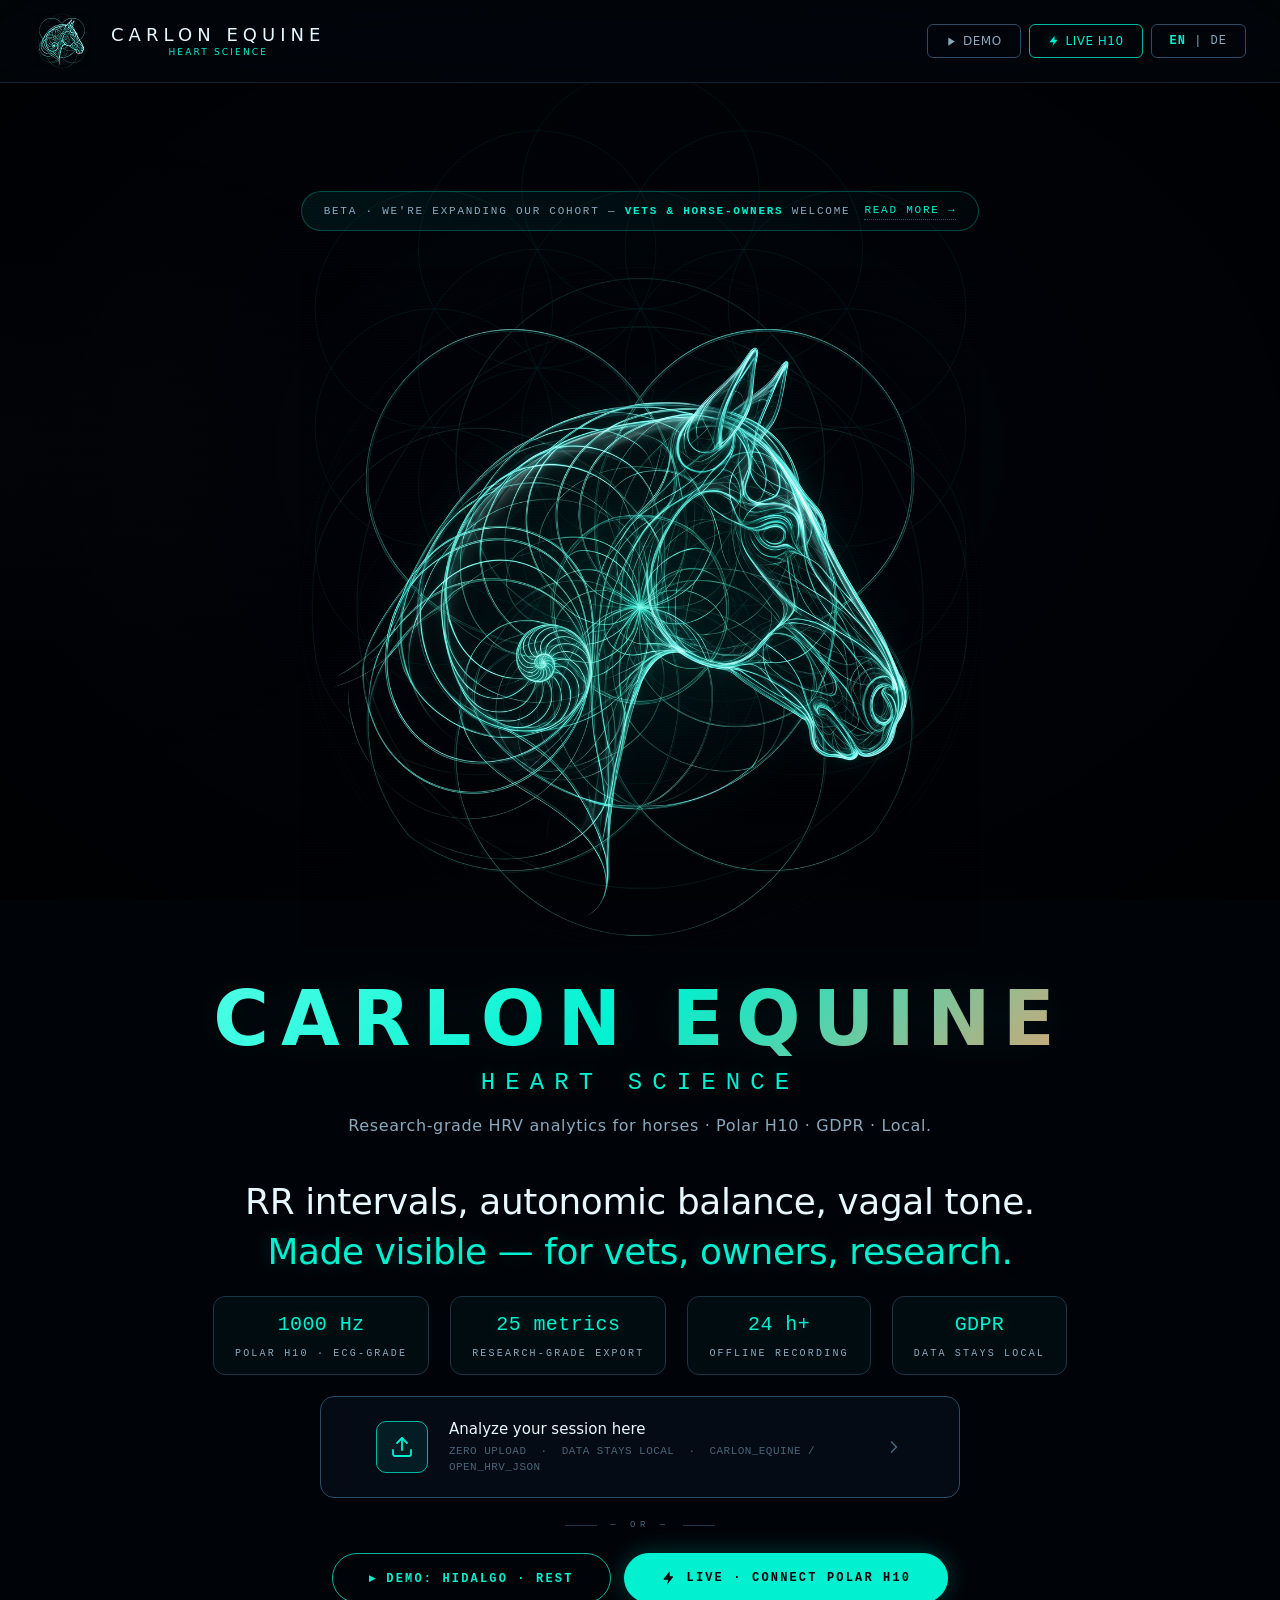
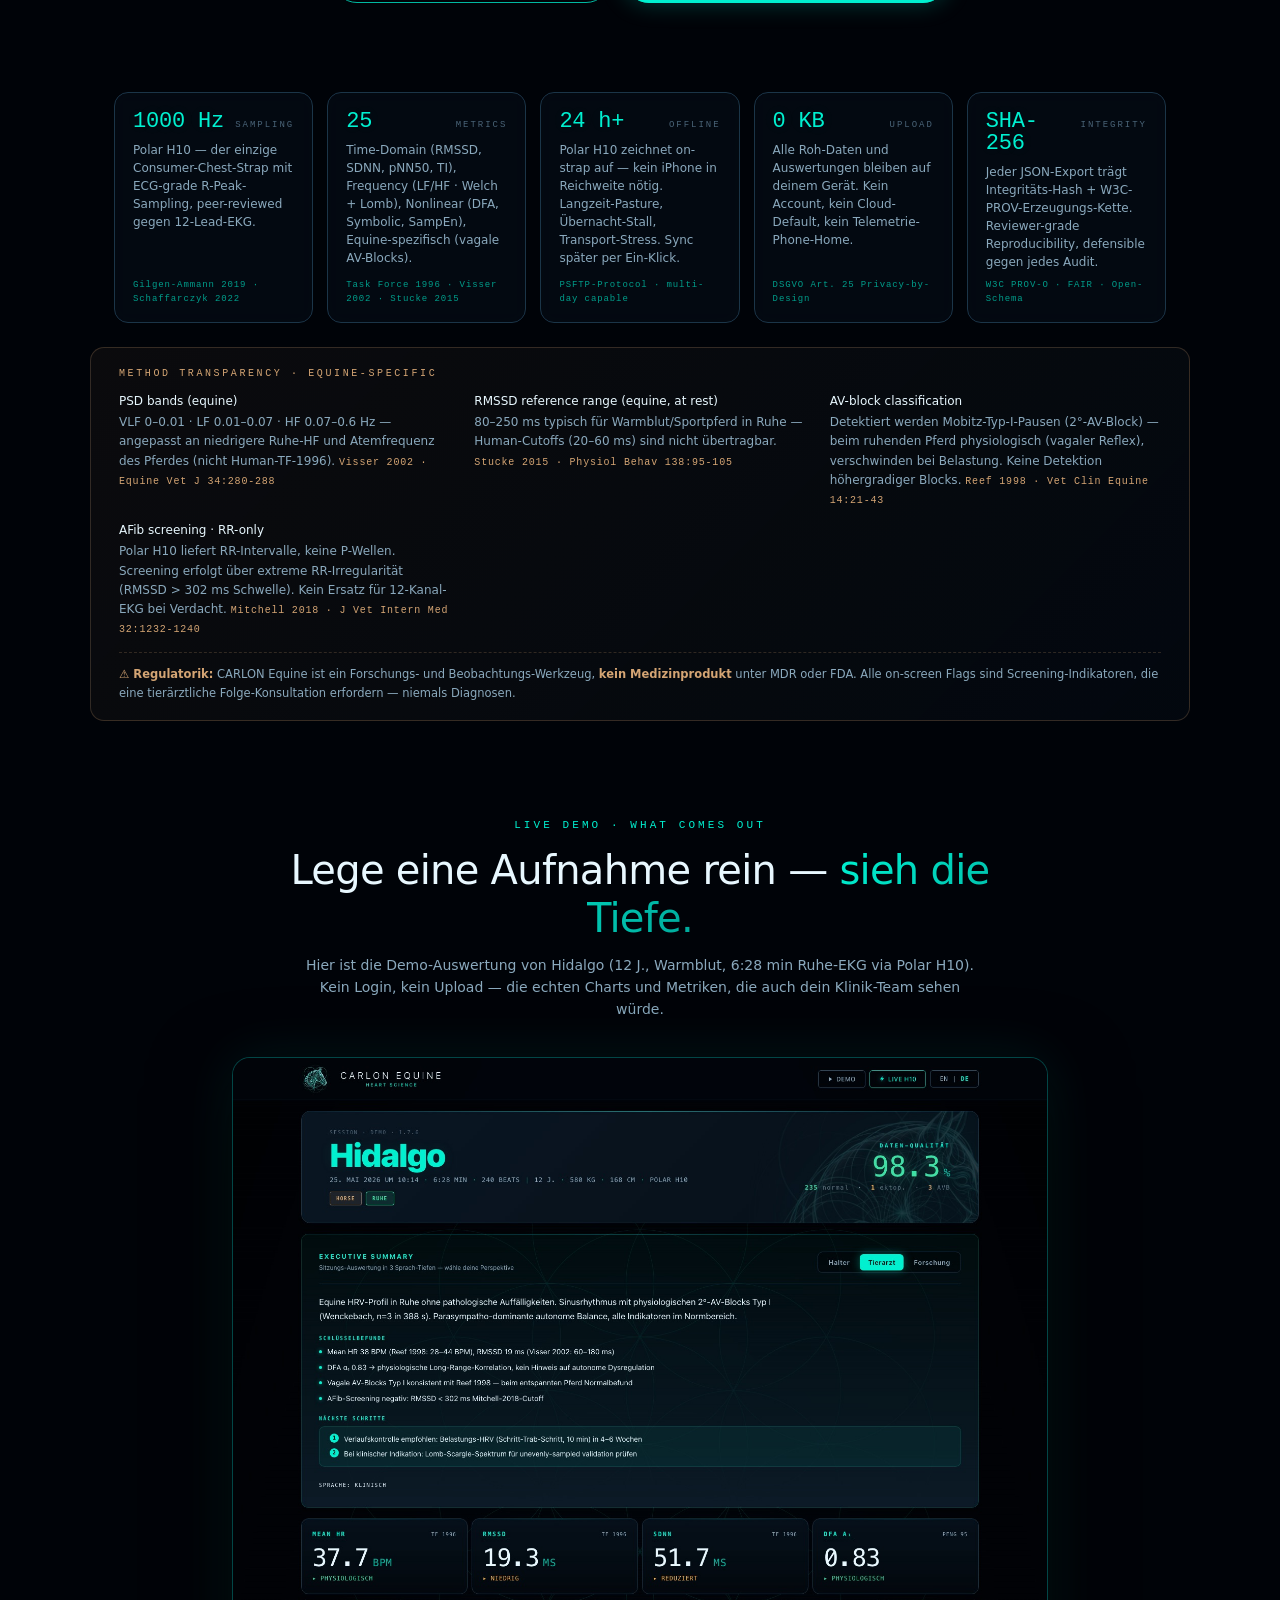
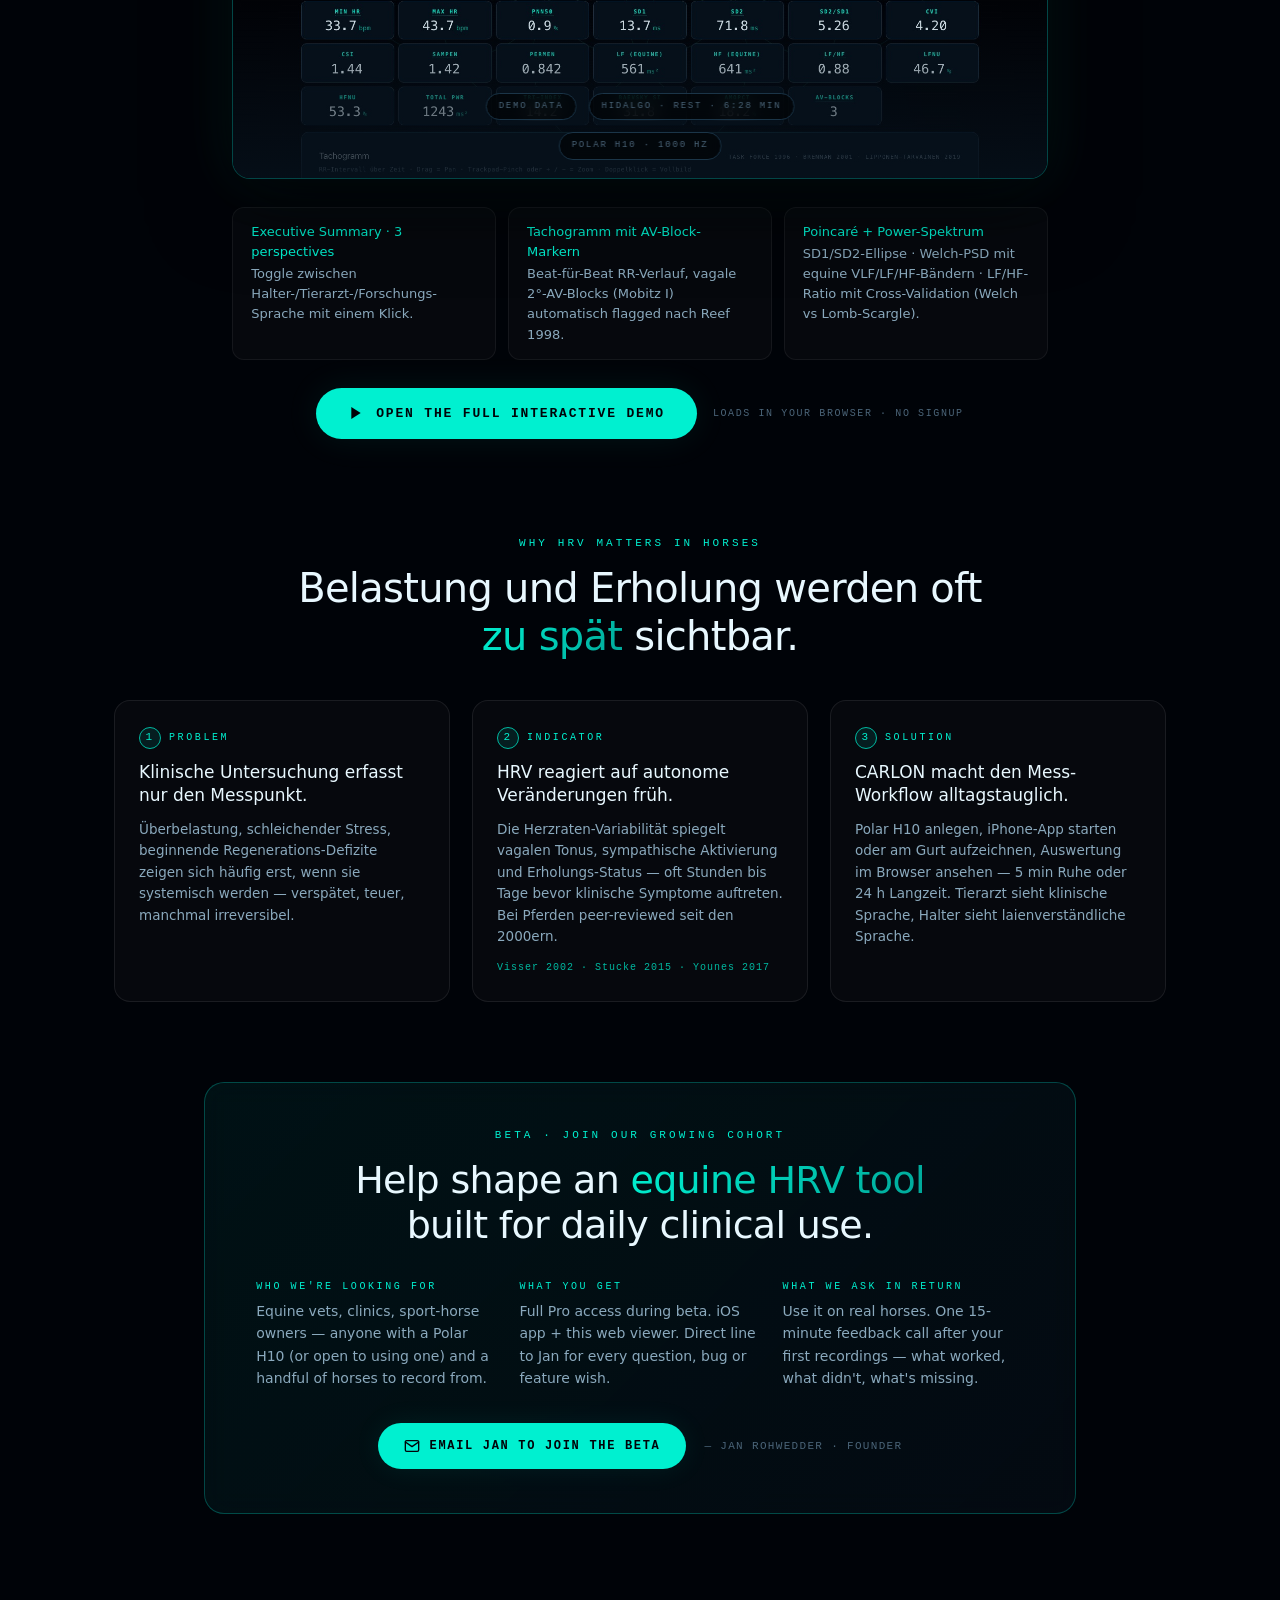
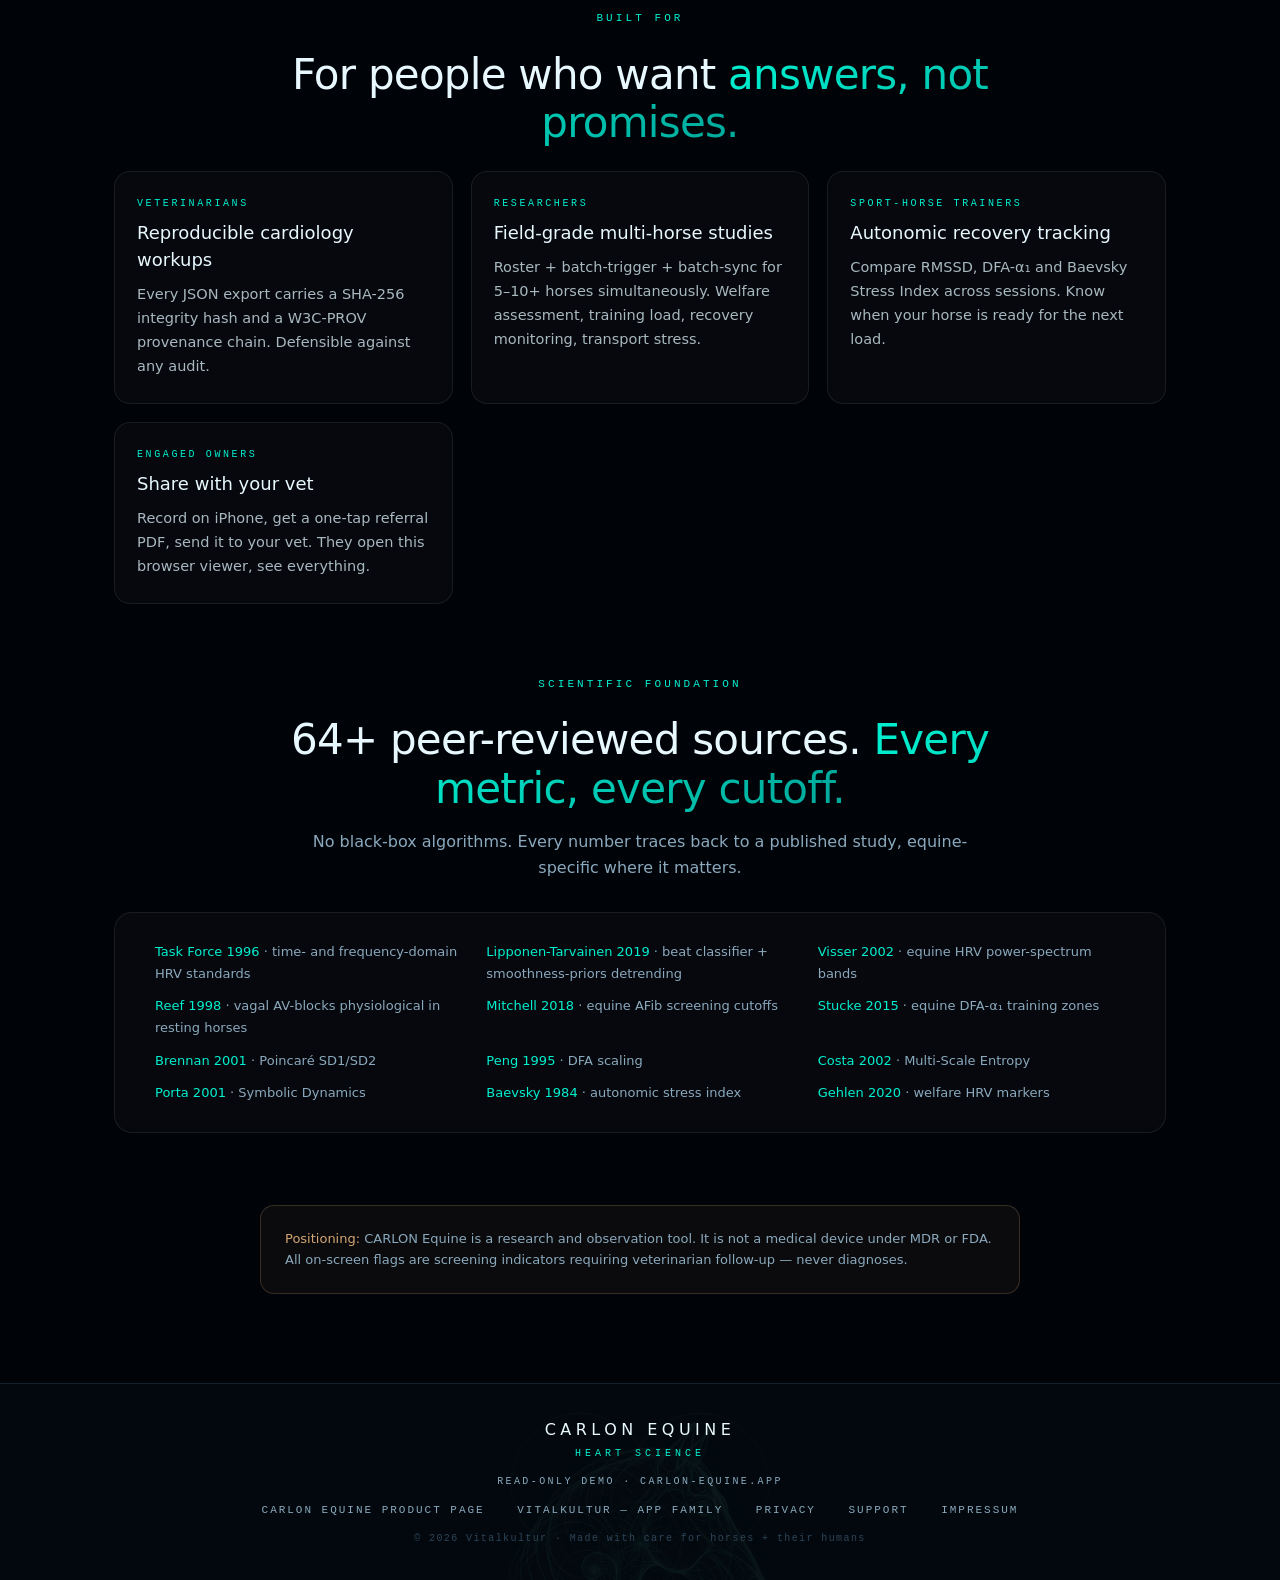
<file: viewer/index.html>
<!DOCTYPE html>
<html lang="en">
<head>
  <meta charset="UTF-8">
  <title>CARLON Equine — Heart Science</title>
  <link rel="canonical" href="https://vitalkultur.com/carlon-equine/">
  <meta name="robots" content="noindex,follow">
  <meta http-equiv="refresh" content="0; url=/carlon-equine/">
  <style>
    body { font-family: -apple-system, system-ui, sans-serif; background:#0a0e10; color:#e8eef0;
           display:flex; align-items:center; justify-content:center; min-height:100vh; margin:0; }
    .box { text-align:center; max-width: 420px; padding: 24px; }
    a { color:#00d4c1; text-decoration:none; }
    a:hover { text-decoration:underline; }
  </style>
</head>
<body>
  <div class="box">
    <p>CARLON Equine moved to a brand-aligned URL.</p>
    <p>Redirecting to <a href="/carlon-equine/">vitalkultur.com/carlon-equine/</a> …</p>
    <script>location.replace('/carlon-equine/' + location.hash);</script>
  </div>
</body>
</html>
</file>
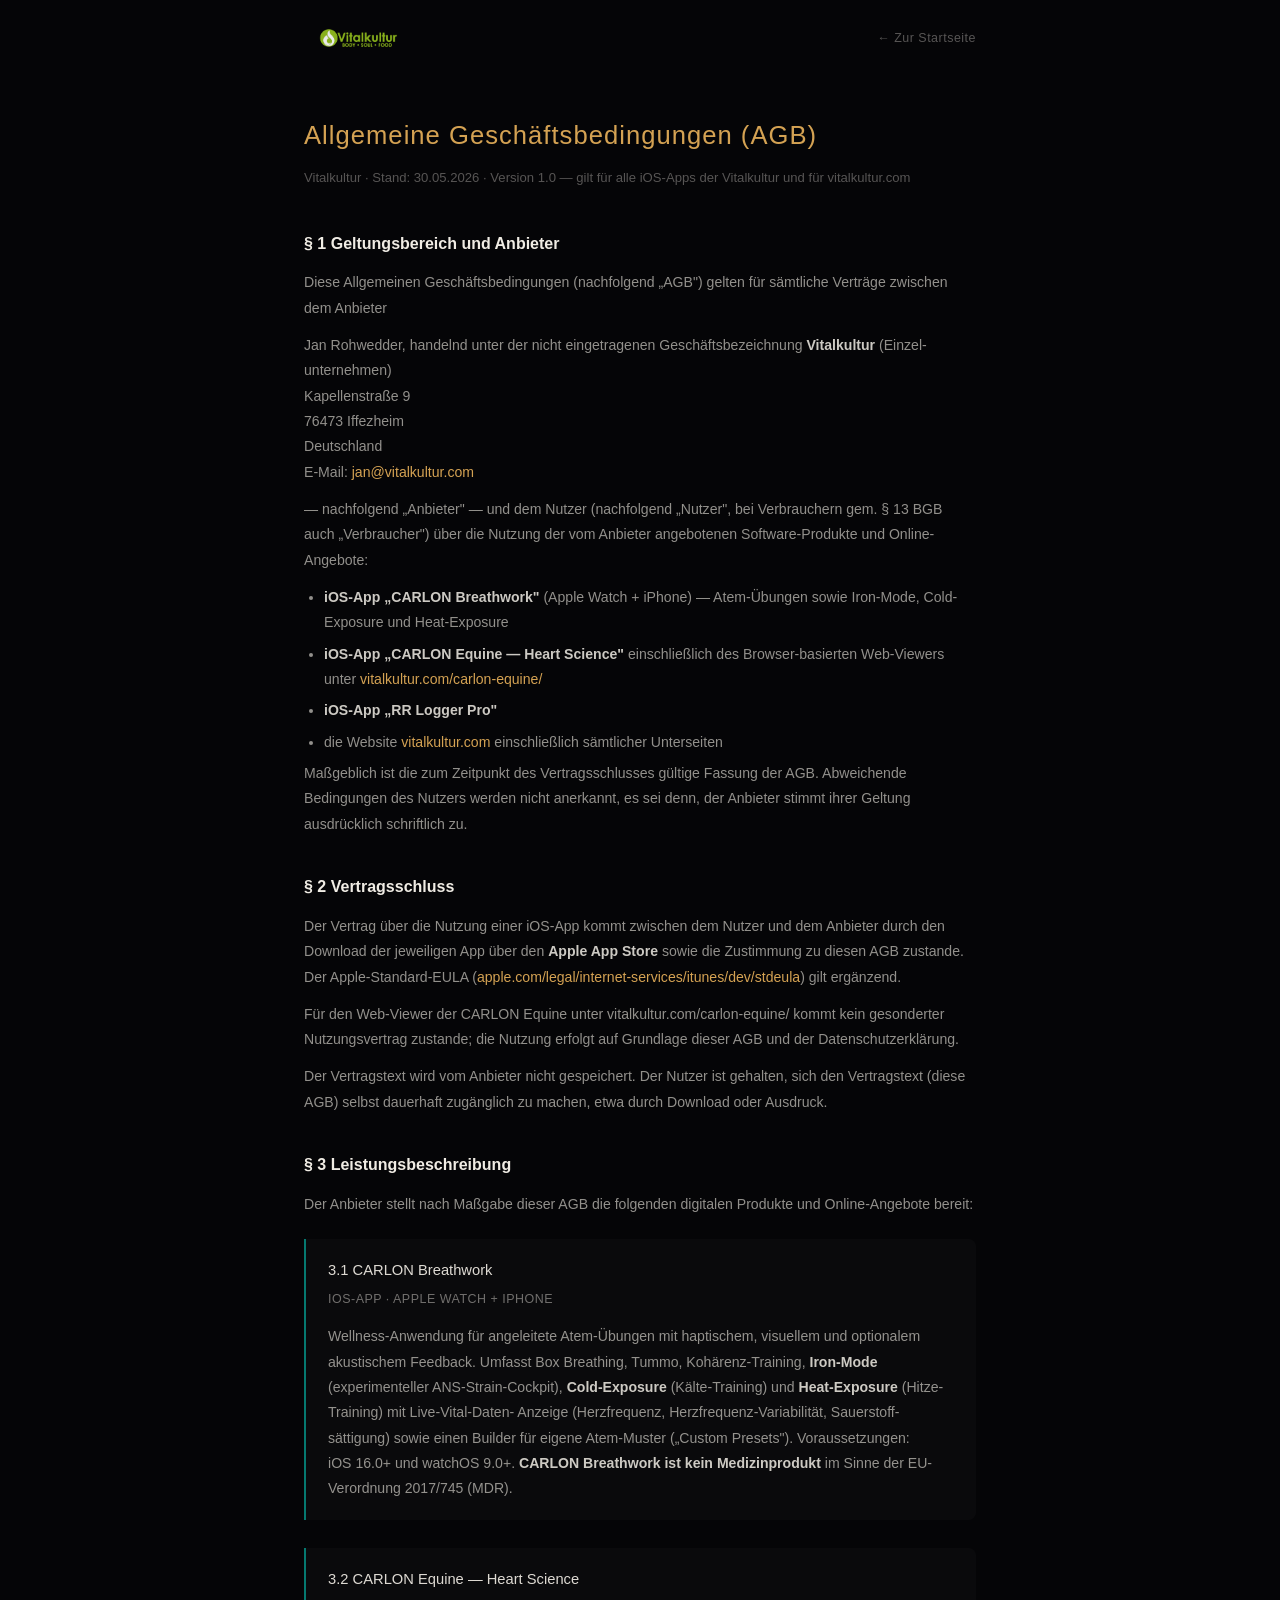
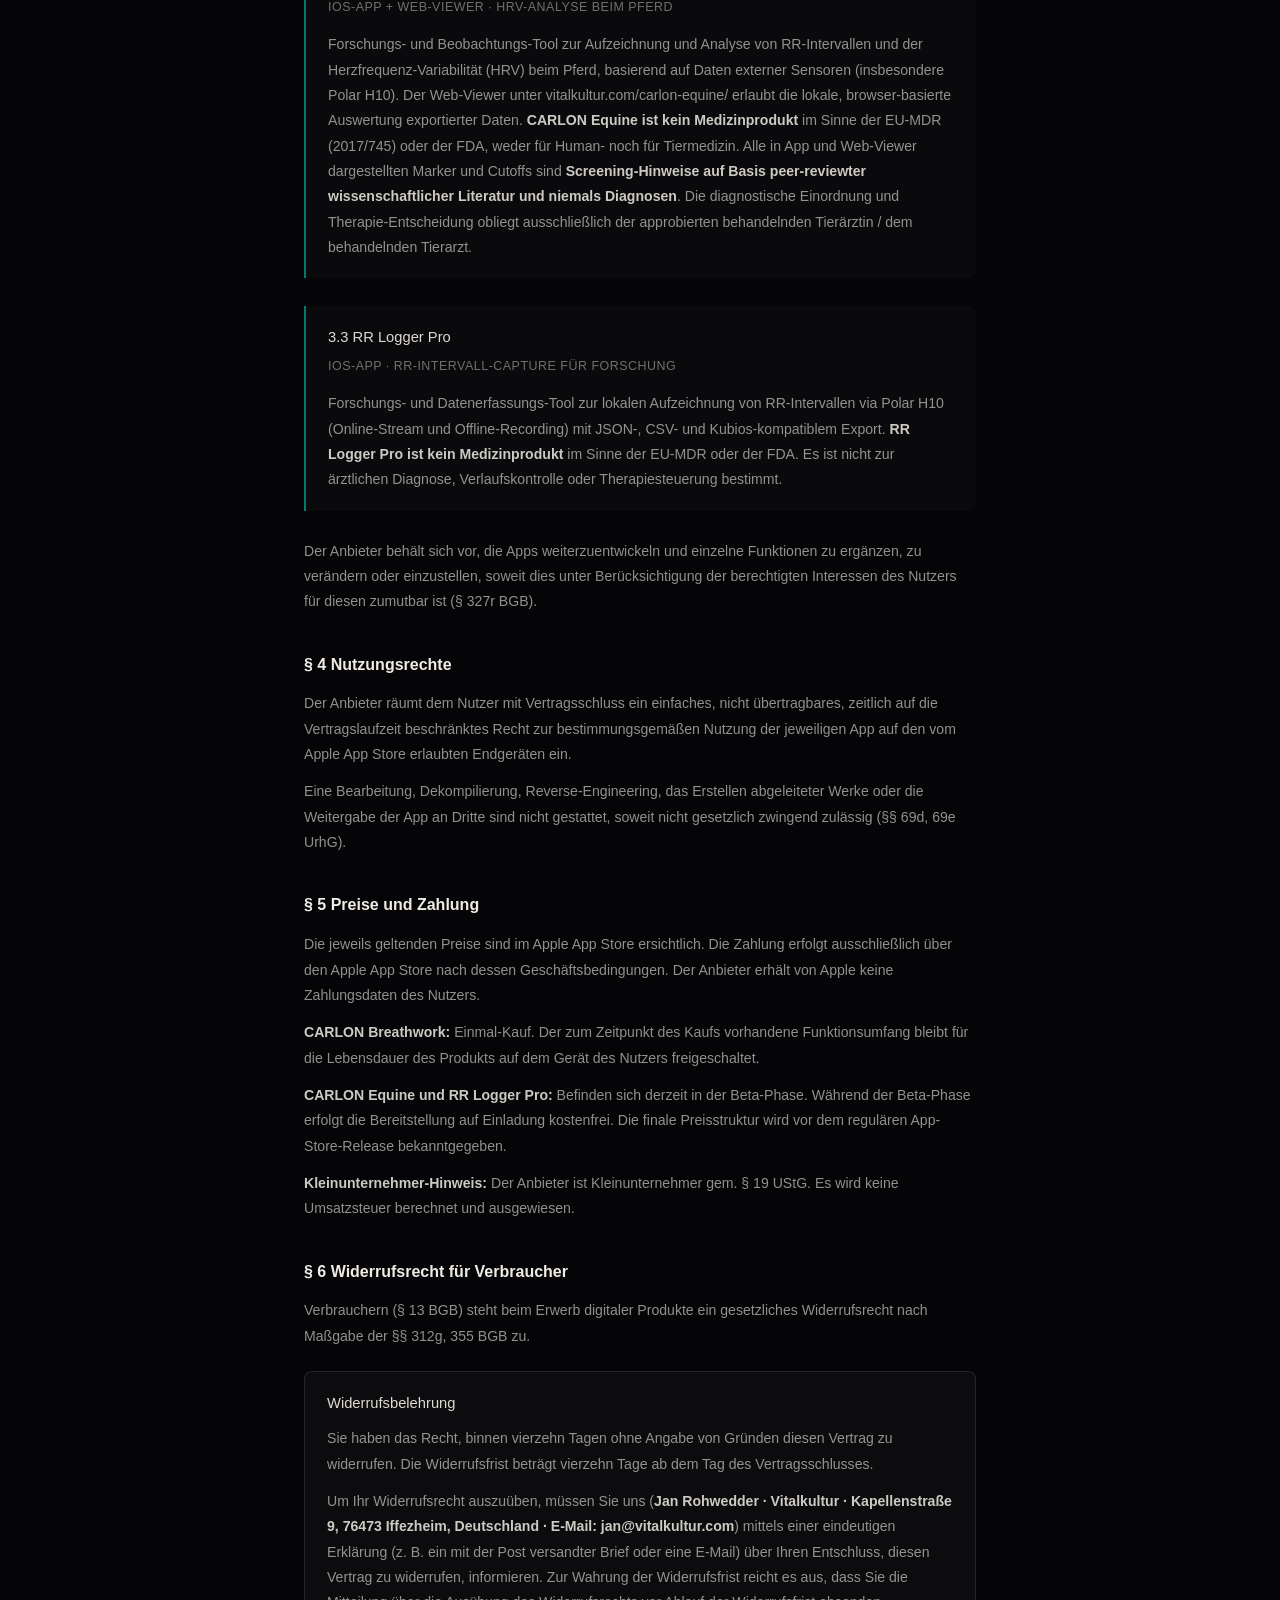
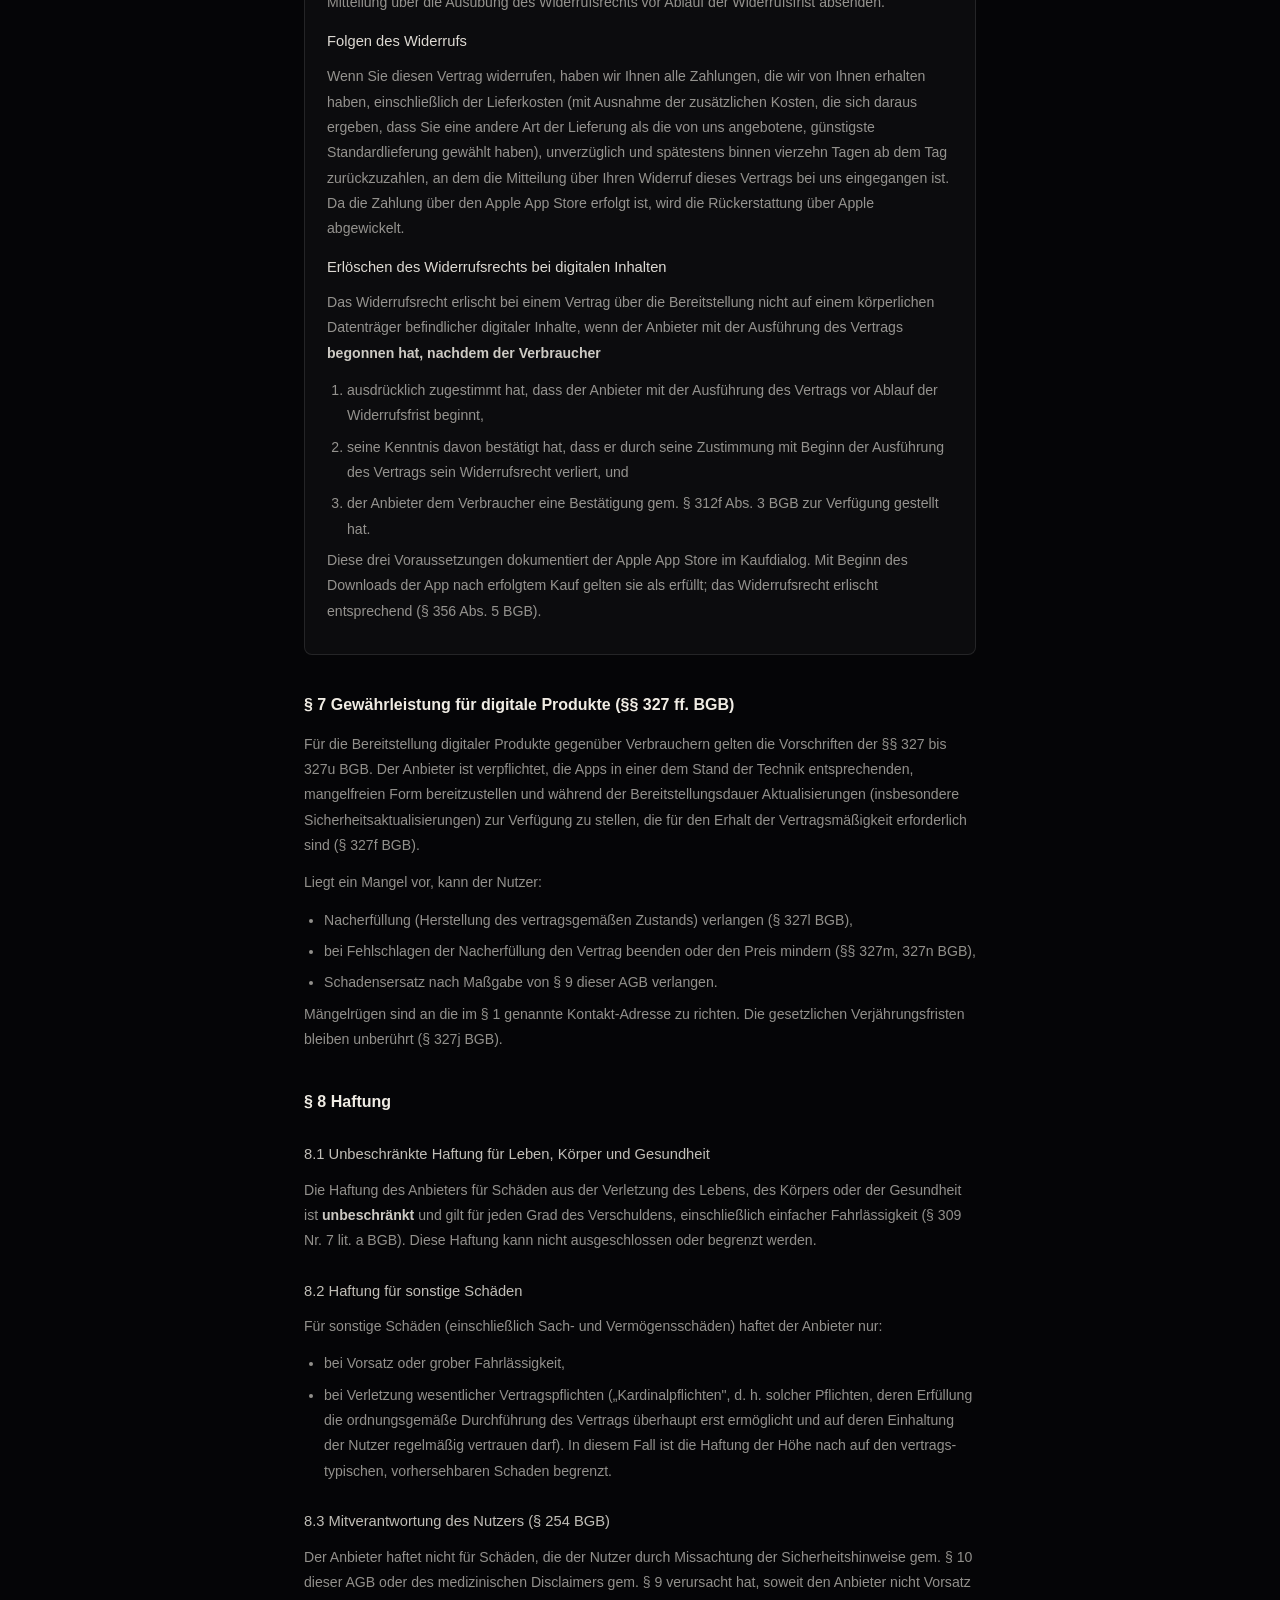
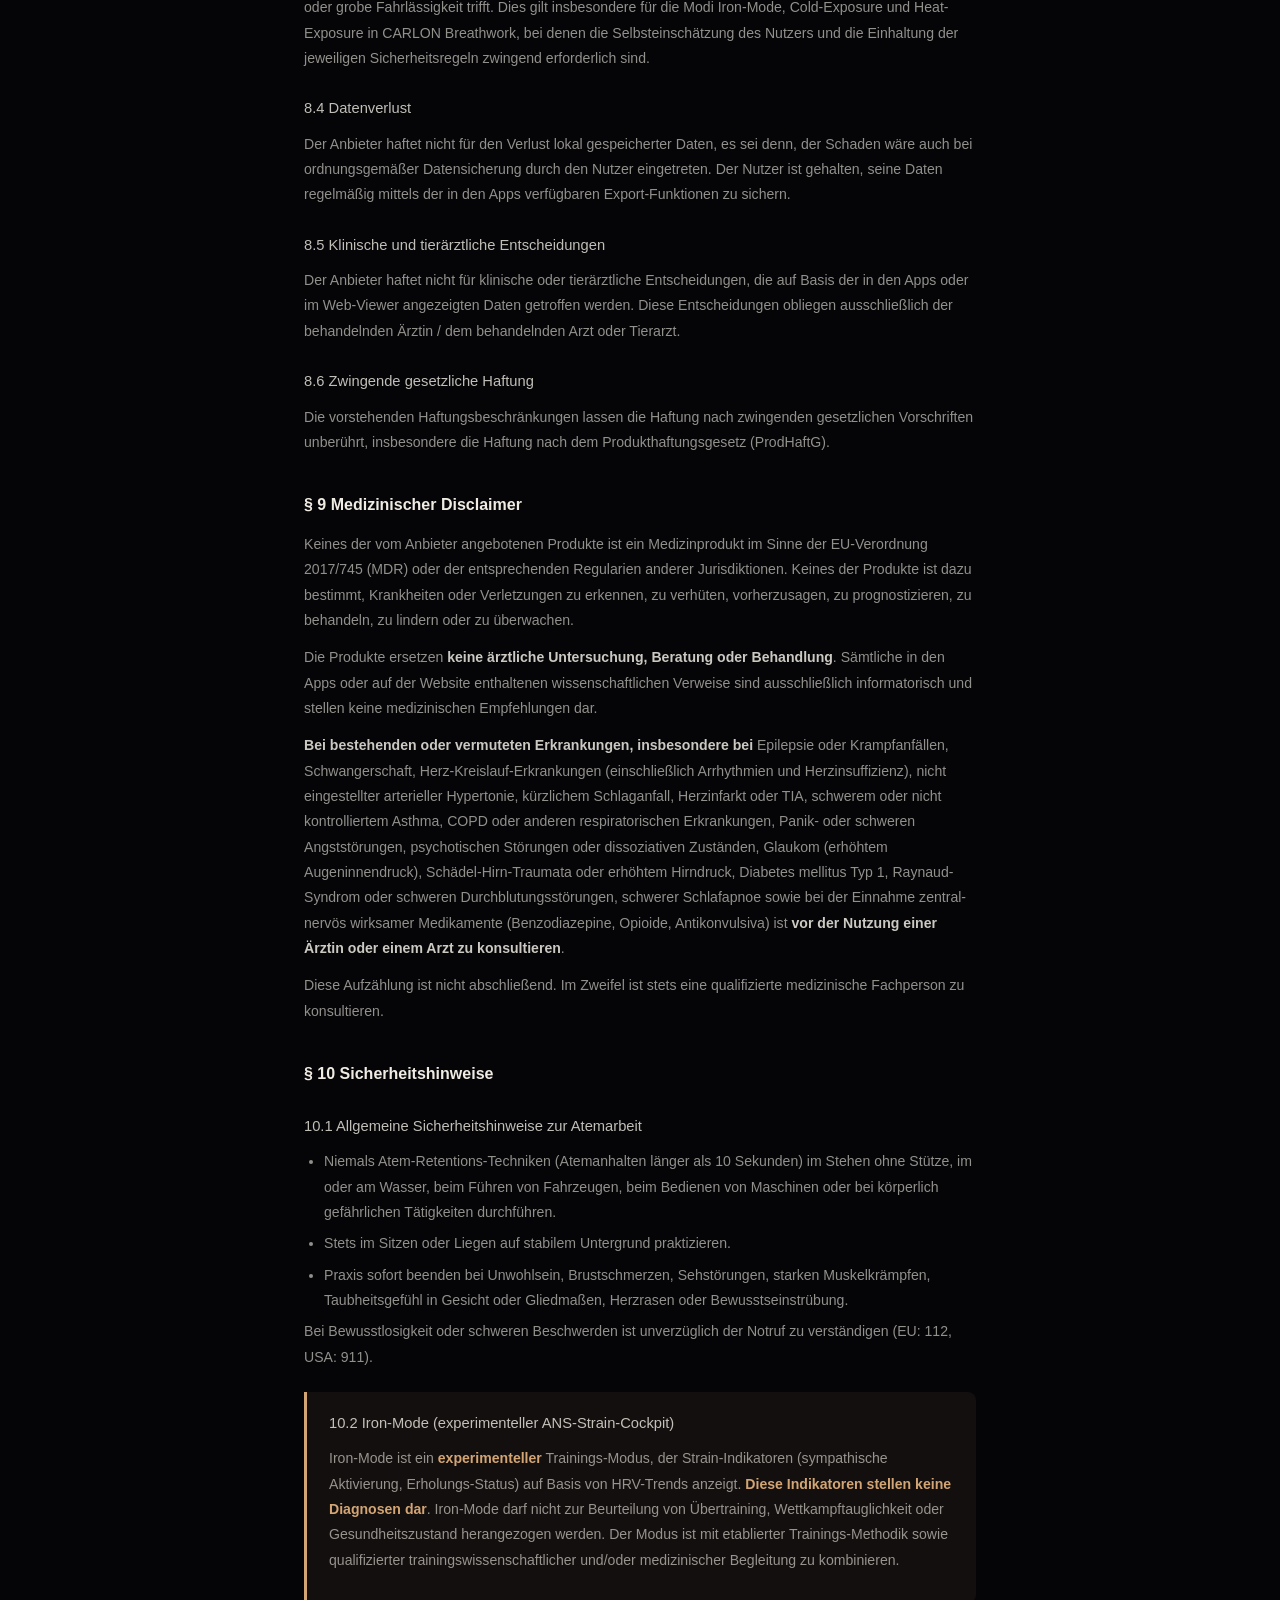
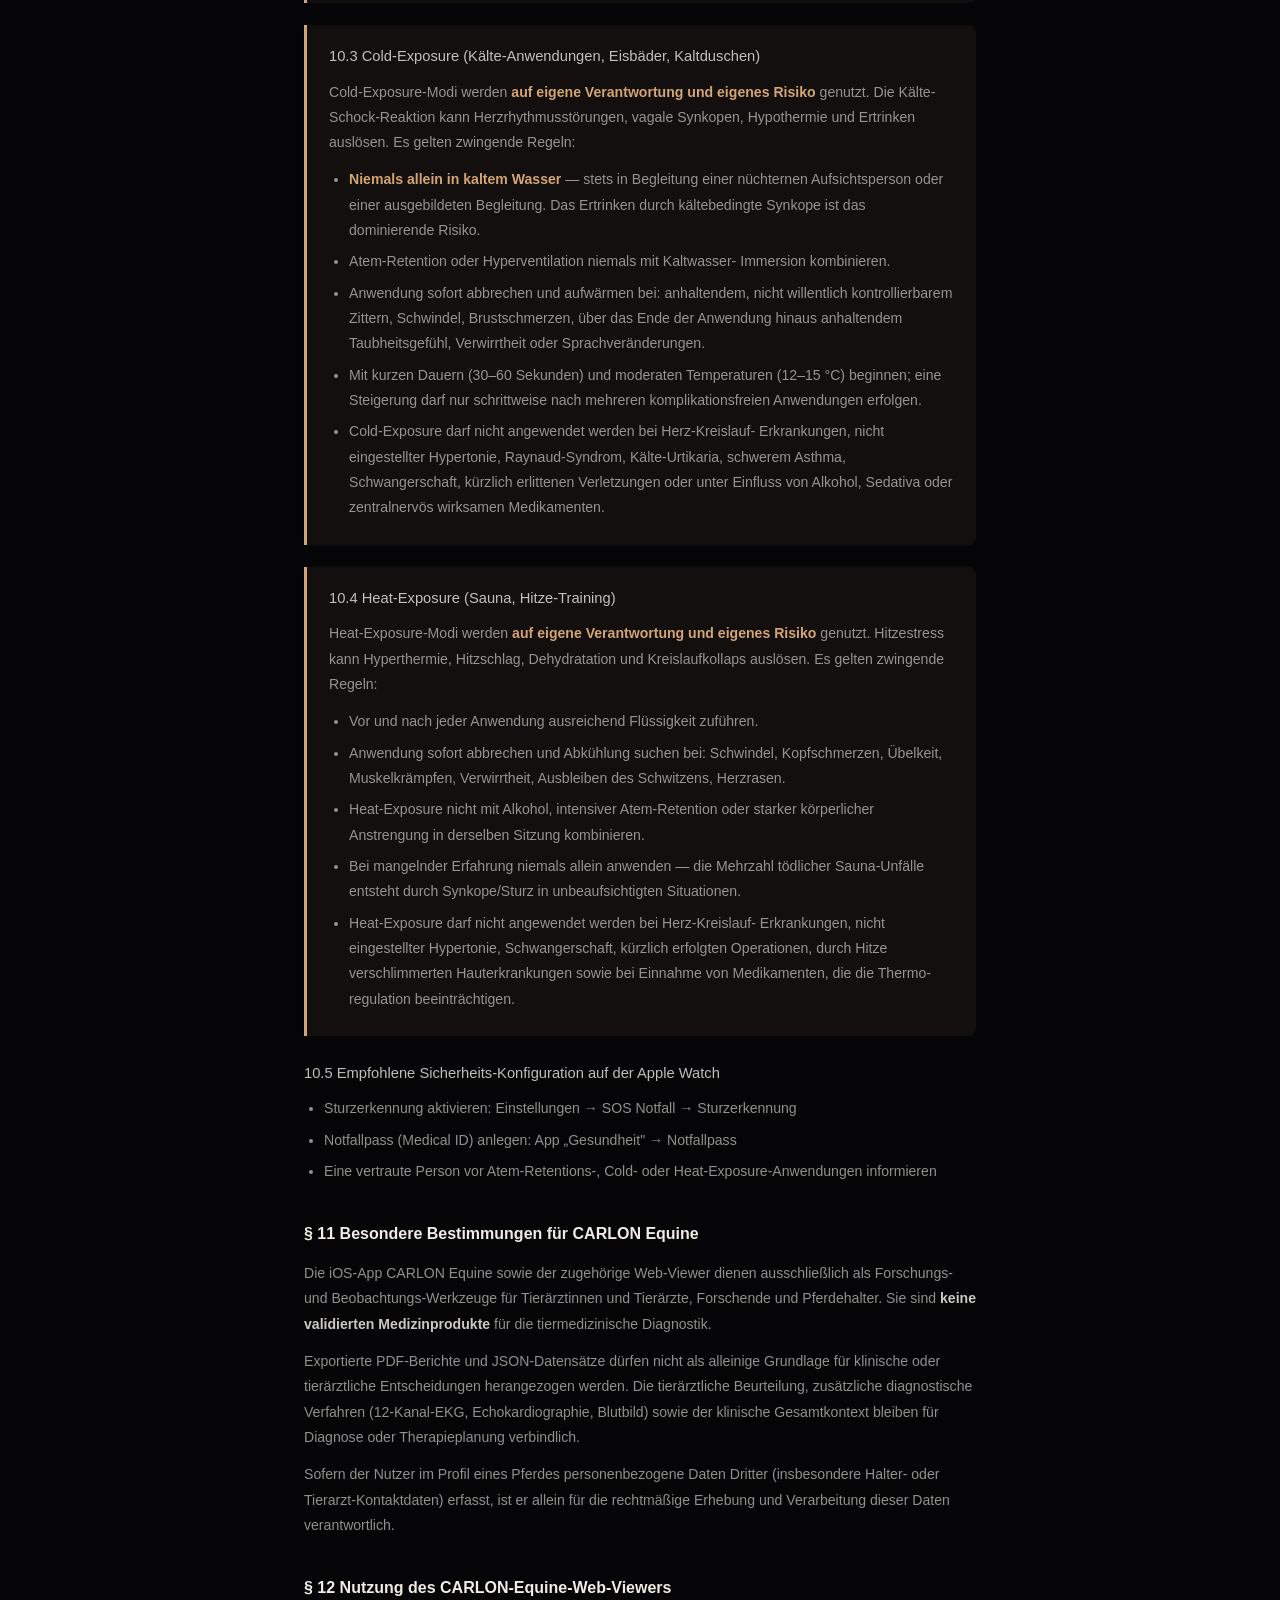
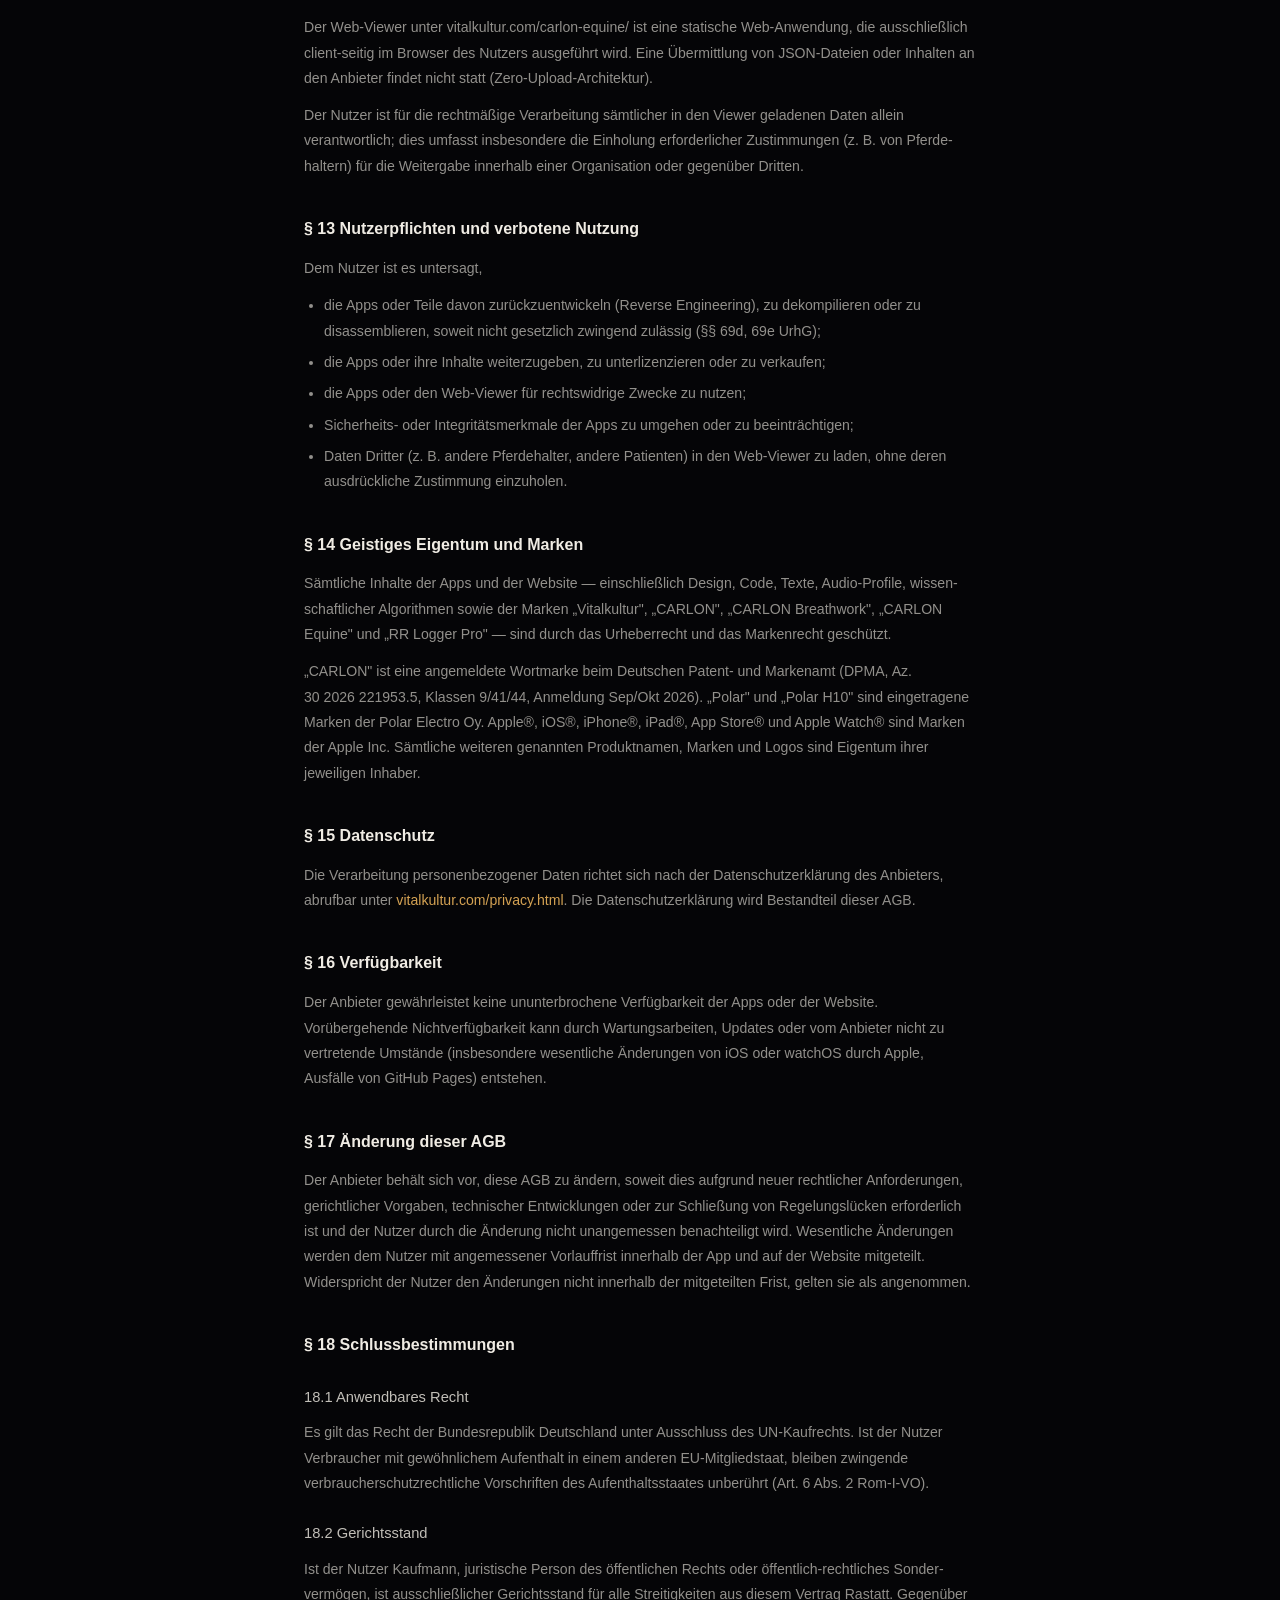
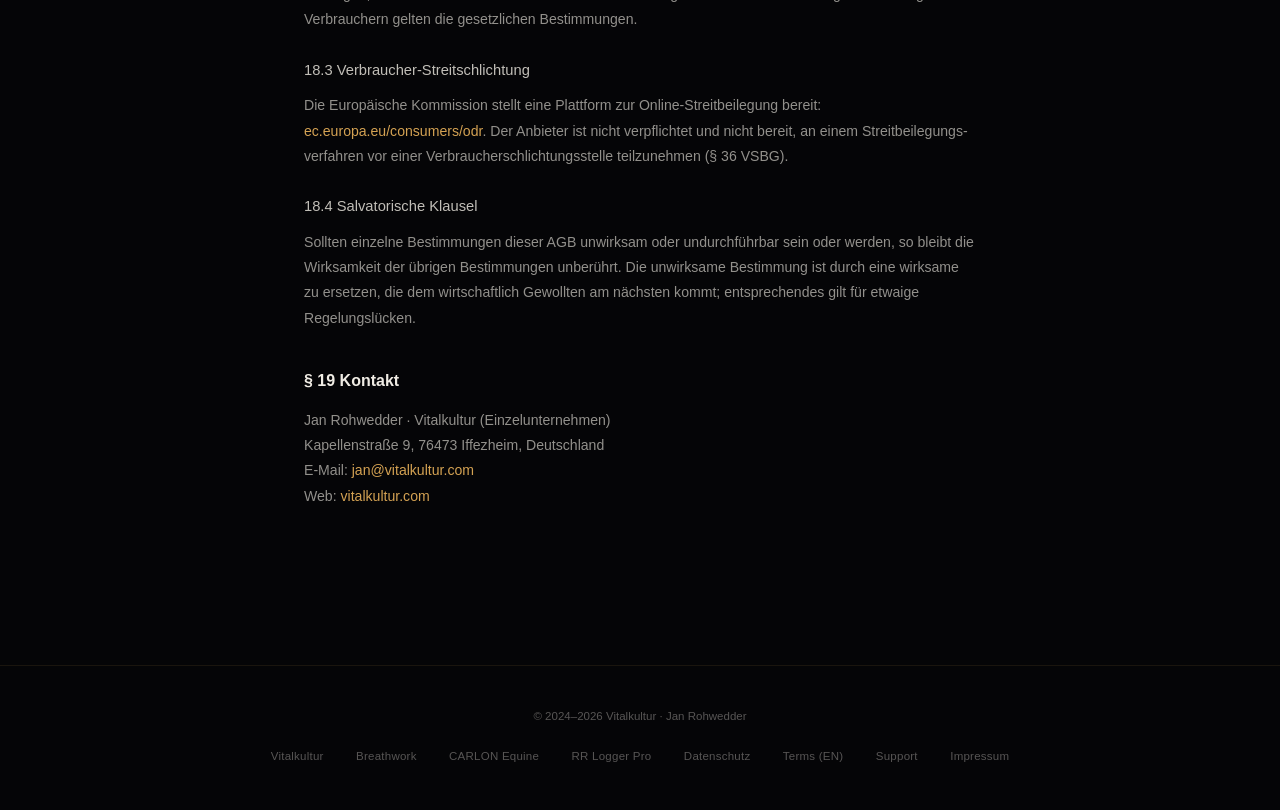
<file: agb.html>
<!DOCTYPE html>
<html lang="de">
<head>
  <meta charset="UTF-8">
  <meta name="viewport" content="width=device-width, initial-scale=1.0">
  <title>Allgemeine Geschäftsbedingungen — Vitalkultur</title>
  <meta name="description" content="AGB der Vitalkultur · Jan Rohwedder · für alle iOS-Apps (CARLON Breathwork, CARLON Equine, RR Logger Pro) und vitalkultur.com.">
  <meta name="robots" content="index,follow">
  <link rel="stylesheet" href="style.css">
  <link rel="canonical" href="https://vitalkultur.com/agb.html">
  <style>
    .legal .legal-product {
      margin: 22px 0 28px;
      padding: 18px 22px;
      background: rgba(255,255,255,0.025);
      border-left: 2px solid rgba(0, 212, 193, 0.55);
      border-radius: 0 8px 8px 0;
    }
    .legal .legal-product h3 { margin-top: 0; margin-bottom: 4px; color: rgba(240,236,228,0.92); }
    .legal .legal-product .product-meta {
      font-size: 0.78rem;
      color: rgba(240,236,228,0.45);
      letter-spacing: 0.04em;
      text-transform: uppercase;
      margin: 0 0 14px 0;
    }
    .legal .legal-product p:last-child { margin-bottom: 0; }
    .legal .legal-warning {
      margin: 22px 0;
      padding: 18px 22px;
      background: rgba(212, 165, 116, 0.06);
      border-left: 3px solid #d4a574;
      border-radius: 0 8px 8px 0;
    }
    .legal .legal-warning strong { color: #d4a574; }
    .legal .legal-withdrawal {
      margin: 22px 0;
      padding: 18px 22px;
      background: rgba(255,255,255,0.03);
      border: 1px solid rgba(255,255,255,0.10);
      border-radius: 8px;
      font-size: 0.86rem;
    }
    .legal .legal-withdrawal h3 { margin-top: 0; color: rgba(240,236,228,0.92); }
  </style>
</head>
<body>

  <div class="legal-header">
    <a href="/"><img src="/assets/vitalkultur-wordmark.png" alt="Vitalkultur" style="height:28px;width:auto;vertical-align:middle;opacity:0.92"></a>
    <a href="/">← Zur Startseite</a>
  </div>

  <div class="container legal">
    <h1>Allgemeine Geschäftsbedingungen (AGB)</h1>
    <p class="subtitle">Vitalkultur · Stand: 30.05.2026 · Version 1.0 — gilt für alle iOS-Apps der Vitalkultur und für vitalkultur.com</p>

    <!-- ============================================================
         § 1 GELTUNGSBEREICH + ANBIETER + VERTRAGSGEGENSTAND
         ============================================================ -->

    <h2>§ 1 Geltungsbereich und Anbieter</h2>

    <p>
      Diese Allgemeinen Geschäftsbedingungen (nachfolgend „AGB") gelten für
      sämtliche Verträge zwischen dem Anbieter
    </p>
    <p>
      Jan Rohwedder, handelnd unter der nicht eingetragenen Geschäfts­bezeichnung
      <strong>Vitalkultur</strong> (Einzel­unternehmen)<br>
      Kapellenstraße 9<br>
      76473 Iffezheim<br>
      Deutschland<br>
      E-Mail: <a href="mailto:jan@vitalkultur.com">jan@vitalkultur.com</a>
    </p>
    <p>
      — nachfolgend „Anbieter" — und dem Nutzer (nachfolgend „Nutzer", bei
      Verbrauchern gem. § 13 BGB auch „Verbraucher") über die Nutzung der
      vom Anbieter angebotenen Software-Produkte und Online-Angebote:
    </p>
    <ul>
      <li><strong>iOS-App „CARLON Breathwork"</strong> (Apple Watch + iPhone) —
        Atem-Übungen sowie Iron-Mode, Cold-Exposure und Heat-Exposure</li>
      <li><strong>iOS-App „CARLON Equine — Heart Science"</strong> einschließlich des
        Browser-basierten Web-Viewers unter
        <a href="https://vitalkultur.com/carlon-equine/">vitalkultur.com/carlon-equine/</a></li>
      <li><strong>iOS-App „RR Logger Pro"</strong></li>
      <li>die Website <a href="https://vitalkultur.com">vitalkultur.com</a>
        einschließlich sämtlicher Unterseiten</li>
    </ul>
    <p>
      Maßgeblich ist die zum Zeitpunkt des Vertragsschlusses gültige Fassung
      der AGB. Abweichende Bedingungen des Nutzers werden nicht anerkannt, es
      sei denn, der Anbieter stimmt ihrer Geltung ausdrücklich schriftlich zu.
    </p>

    <h2>§ 2 Vertragsschluss</h2>
    <p>
      Der Vertrag über die Nutzung einer iOS-App kommt zwischen dem Nutzer
      und dem Anbieter durch den Download der jeweiligen App über den
      <strong>Apple App Store</strong> sowie die Zustimmung zu diesen AGB
      zustande. Der Apple-Standard-EULA
      (<a href="https://www.apple.com/legal/internet-services/itunes/dev/stdeula/" target="_blank" rel="noopener">apple.com/legal/internet-services/itunes/dev/stdeula</a>)
      gilt ergänzend.
    </p>
    <p>
      Für den Web-Viewer der CARLON Equine unter vitalkultur.com/carlon-equine/
      kommt kein gesonderter Nutzungsvertrag zustande; die Nutzung erfolgt
      auf Grundlage dieser AGB und der Datenschutzerklärung.
    </p>
    <p>
      Der Vertragstext wird vom Anbieter nicht gespeichert. Der Nutzer ist
      gehalten, sich den Vertragstext (diese AGB) selbst dauerhaft zugänglich
      zu machen, etwa durch Download oder Ausdruck.
    </p>

    <!-- ============================================================
         § 3 LEISTUNGSBESCHREIBUNG
         ============================================================ -->

    <h2>§ 3 Leistungsbeschreibung</h2>
    <p>
      Der Anbieter stellt nach Maßgabe dieser AGB die folgenden digitalen
      Produkte und Online-Angebote bereit:
    </p>

    <div class="legal-product">
      <h3>3.1 CARLON Breathwork</h3>
      <p class="product-meta">iOS-App · Apple Watch + iPhone</p>
      <p>
        Wellness-Anwendung für angeleitete Atem-Übungen mit haptischem,
        visuellem und optionalem akustischem Feedback. Umfasst Box Breathing,
        Tummo, Kohärenz-Training, <strong>Iron-Mode</strong> (experimenteller
        ANS-Strain-Cockpit), <strong>Cold-Exposure</strong> (Kälte-Training)
        und <strong>Heat-Exposure</strong> (Hitze-Training) mit Live-Vital-Daten-
        Anzeige (Herzfrequenz, Herzfrequenz-Variabilität, Sauerstoff­sättigung)
        sowie einen Builder für eigene Atem-Muster („Custom Presets").
        Voraussetzungen: iOS&nbsp;16.0+ und watchOS&nbsp;9.0+.
        <strong>CARLON Breathwork ist kein Medizinprodukt</strong> im Sinne
        der EU-Verordnung 2017/745 (MDR).
      </p>
    </div>

    <div class="legal-product">
      <h3>3.2 CARLON Equine — Heart Science</h3>
      <p class="product-meta">iOS-App + Web-Viewer · HRV-Analyse beim Pferd</p>
      <p>
        Forschungs- und Beobachtungs-Tool zur Aufzeichnung und Analyse von
        RR-Intervallen und der Herzfrequenz-Variabilität (HRV) beim Pferd,
        basierend auf Daten externer Sensoren (insbesondere Polar&nbsp;H10).
        Der Web-Viewer unter vitalkultur.com/carlon-equine/ erlaubt die
        lokale, browser-basierte Auswertung exportierter Daten.
        <strong>CARLON Equine ist kein Medizinprodukt</strong> im Sinne der
        EU-MDR (2017/745) oder der FDA, weder für Human- noch für Tier­medizin.
        Alle in App und Web-Viewer dargestellten Marker und Cutoffs sind
        <strong>Screening-Hinweise auf Basis peer-reviewter wissenschaftlicher
        Literatur und niemals Diagnosen</strong>. Die diagnostische Einordnung
        und Therapie-Entscheidung obliegt ausschließlich der approbierten
        behandelnden Tier­ärztin / dem behandelnden Tier­arzt.
      </p>
    </div>

    <div class="legal-product">
      <h3>3.3 RR Logger Pro</h3>
      <p class="product-meta">iOS-App · RR-Intervall-Capture für Forschung</p>
      <p>
        Forschungs- und Datenerfassungs-Tool zur lokalen Aufzeichnung von
        RR-Intervallen via Polar&nbsp;H10 (Online-Stream und Offline-Recording)
        mit JSON-, CSV- und Kubios-kompatiblem Export.
        <strong>RR Logger Pro ist kein Medizinprodukt</strong> im Sinne der
        EU-MDR oder der FDA. Es ist nicht zur ärztlichen Diagnose, Verlaufs­kontrolle
        oder Therapie­steuerung bestimmt.
      </p>
    </div>

    <p>
      Der Anbieter behält sich vor, die Apps weiterzuentwickeln und einzelne
      Funktionen zu ergänzen, zu verändern oder einzustellen, soweit dies
      unter Berücksichtigung der berechtigten Interessen des Nutzers für
      diesen zumutbar ist (§ 327r BGB).
    </p>

    <!-- ============================================================
         § 4 NUTZUNGSRECHTE (LIZENZ)
         ============================================================ -->

    <h2>§ 4 Nutzungsrechte</h2>
    <p>
      Der Anbieter räumt dem Nutzer mit Vertragsschluss ein einfaches, nicht
      übertragbares, zeitlich auf die Vertragslaufzeit beschränktes Recht
      zur bestimmungs­gemäßen Nutzung der jeweiligen App auf den vom Apple
      App Store erlaubten Endgeräten ein.
    </p>
    <p>
      Eine Bearbeitung, Dekompilierung, Reverse-Engineering, das Erstellen
      abgeleiteter Werke oder die Weitergabe der App an Dritte sind nicht
      gestattet, soweit nicht gesetzlich zwingend zulässig (§§ 69d, 69e UrhG).
    </p>

    <!-- ============================================================
         § 5 PREISE, ZAHLUNG, KLEINUNTERNEHMER
         ============================================================ -->

    <h2>§ 5 Preise und Zahlung</h2>
    <p>
      Die jeweils geltenden Preise sind im Apple App Store ersichtlich.
      Die Zahlung erfolgt ausschließlich über den Apple App Store nach dessen
      Geschäftsbedingungen. Der Anbieter erhält von Apple keine Zahlungsdaten
      des Nutzers.
    </p>
    <p>
      <strong>CARLON Breathwork:</strong> Einmal-Kauf. Der zum Zeitpunkt des
      Kaufs vorhandene Funktions­umfang bleibt für die Lebensdauer des
      Produkts auf dem Gerät des Nutzers freigeschaltet.
    </p>
    <p>
      <strong>CARLON Equine und RR Logger Pro:</strong> Befinden sich derzeit
      in der Beta-Phase. Während der Beta-Phase erfolgt die Bereitstellung
      auf Einladung kostenfrei. Die finale Preisstruktur wird vor dem
      regulären App-Store-Release bekanntgegeben.
    </p>
    <p>
      <strong>Kleinunternehmer-Hinweis:</strong> Der Anbieter ist
      Kleinunternehmer gem. § 19 UStG. Es wird keine Umsatzsteuer berechnet
      und ausgewiesen.
    </p>

    <!-- ============================================================
         § 6 WIDERRUFSRECHT (FERNABSATZ, DIGITALE INHALTE)
         ============================================================ -->

    <h2>§ 6 Widerrufsrecht für Verbraucher</h2>
    <p>
      Verbrauchern (§ 13 BGB) steht beim Erwerb digitaler Produkte ein
      gesetzliches Widerrufs­recht nach Maßgabe der §§ 312g, 355 BGB zu.
    </p>

    <div class="legal-withdrawal">
      <h3>Widerrufsbelehrung</h3>
      <p>
        Sie haben das Recht, binnen vierzehn Tagen ohne Angabe von Gründen
        diesen Vertrag zu widerrufen. Die Widerrufsfrist beträgt vierzehn
        Tage ab dem Tag des Vertragsschlusses.
      </p>
      <p>
        Um Ihr Widerrufsrecht auszuüben, müssen Sie uns
        (<strong>Jan Rohwedder · Vitalkultur · Kapellenstraße 9, 76473
        Iffezheim, Deutschland · E-Mail: jan@vitalkultur.com</strong>)
        mittels einer eindeutigen Erklärung (z.&nbsp;B. ein mit der Post
        versandter Brief oder eine E-Mail) über Ihren Entschluss, diesen
        Vertrag zu widerrufen, informieren. Zur Wahrung der Widerrufsfrist
        reicht es aus, dass Sie die Mitteilung über die Ausübung des
        Widerrufsrechts vor Ablauf der Widerrufs­frist absenden.
      </p>
      <h3>Folgen des Widerrufs</h3>
      <p>
        Wenn Sie diesen Vertrag widerrufen, haben wir Ihnen alle Zahlungen,
        die wir von Ihnen erhalten haben, einschließlich der Lieferkosten
        (mit Ausnahme der zusätzlichen Kosten, die sich daraus ergeben, dass
        Sie eine andere Art der Lieferung als die von uns angebotene,
        günstigste Standardlieferung gewählt haben), unverzüglich und
        spätestens binnen vierzehn Tagen ab dem Tag zurückzuzahlen, an dem
        die Mitteilung über Ihren Widerruf dieses Vertrags bei uns eingegangen
        ist. Da die Zahlung über den Apple App Store erfolgt ist, wird die
        Rückerstattung über Apple abgewickelt.
      </p>
      <h3>Erlöschen des Widerrufsrechts bei digitalen Inhalten</h3>
      <p>
        Das Widerrufsrecht erlischt bei einem Vertrag über die Bereitstellung
        nicht auf einem körperlichen Datenträger befindlicher digitaler
        Inhalte, wenn der Anbieter mit der Ausführung des Vertrags
        <strong>begonnen hat, nachdem der Verbraucher</strong>
      </p>
      <ol>
        <li>ausdrücklich zugestimmt hat, dass der Anbieter mit der Ausführung
          des Vertrags vor Ablauf der Widerrufsfrist beginnt,</li>
        <li>seine Kenntnis davon bestätigt hat, dass er durch seine Zustimmung
          mit Beginn der Ausführung des Vertrags sein Widerrufsrecht verliert, und</li>
        <li>der Anbieter dem Verbraucher eine Bestätigung gem. § 312f Abs. 3
          BGB zur Verfügung gestellt hat.</li>
      </ol>
      <p>
        Diese drei Voraussetzungen dokumentiert der Apple App Store im
        Kaufdialog. Mit Beginn des Downloads der App nach erfolgtem Kauf
        gelten sie als erfüllt; das Widerrufsrecht erlischt entsprechend
        (§ 356 Abs. 5 BGB).
      </p>
    </div>

    <!-- ============================================================
         § 7 GEWÄHRLEISTUNG DIGITALER PRODUKTE
         ============================================================ -->

    <h2>§ 7 Gewährleistung für digitale Produkte (§§ 327 ff. BGB)</h2>
    <p>
      Für die Bereitstellung digitaler Produkte gegenüber Verbrauchern gelten
      die Vorschriften der §§ 327 bis 327u BGB. Der Anbieter ist verpflichtet,
      die Apps in einer dem Stand der Technik entsprechenden, mangelfreien
      Form bereitzustellen und während der Bereitstellungs­dauer Aktualisierungen
      (insbesondere Sicherheits­aktualisierungen) zur Verfügung zu stellen,
      die für den Erhalt der Vertrags­mäßigkeit erforderlich sind
      (§ 327f BGB).
    </p>
    <p>
      Liegt ein Mangel vor, kann der Nutzer:
    </p>
    <ul>
      <li>Nacherfüllung (Herstellung des vertrags­gemäßen Zustands) verlangen
        (§ 327l BGB),</li>
      <li>bei Fehlschlagen der Nacherfüllung den Vertrag beenden oder den
        Preis mindern (§§ 327m, 327n BGB),</li>
      <li>Schadensersatz nach Maßgabe von § 9 dieser AGB verlangen.</li>
    </ul>
    <p>
      Mängelrügen sind an die im § 1 genannte Kontakt-Adresse zu richten.
      Die gesetzlichen Verjährungs­fristen bleiben unberührt (§ 327j BGB).
    </p>

    <!-- ============================================================
         § 8 HAFTUNG
         ============================================================ -->

    <h2>§ 8 Haftung</h2>

    <h3>8.1 Unbeschränkte Haftung für Leben, Körper und Gesundheit</h3>
    <p>
      Die Haftung des Anbieters für Schäden aus der Verletzung des Lebens,
      des Körpers oder der Gesundheit ist <strong>unbeschränkt</strong> und
      gilt für jeden Grad des Verschuldens, einschließlich einfacher
      Fahrlässigkeit (§ 309 Nr. 7 lit. a BGB). Diese Haftung kann nicht
      ausgeschlossen oder begrenzt werden.
    </p>

    <h3>8.2 Haftung für sonstige Schäden</h3>
    <p>
      Für sonstige Schäden (einschließlich Sach- und Vermögens­schäden)
      haftet der Anbieter nur:
    </p>
    <ul>
      <li>bei Vorsatz oder grober Fahrlässigkeit,</li>
      <li>bei Verletzung wesentlicher Vertragspflichten („Kardinalpflichten",
        d.&nbsp;h. solcher Pflichten, deren Erfüllung die ordnungsgemäße
        Durchführung des Vertrags überhaupt erst ermöglicht und auf deren
        Einhaltung der Nutzer regelmäßig vertrauen darf). In diesem Fall
        ist die Haftung der Höhe nach auf den vertrags­typischen, vorher­sehbaren
        Schaden begrenzt.</li>
    </ul>

    <h3>8.3 Mitverantwortung des Nutzers (§ 254 BGB)</h3>
    <p>
      Der Anbieter haftet nicht für Schäden, die der Nutzer durch Missachtung
      der Sicherheits­hinweise gem. § 10 dieser AGB oder des medizinischen
      Disclaimers gem. § 9 verursacht hat, soweit den Anbieter nicht Vorsatz
      oder grobe Fahrlässigkeit trifft. Dies gilt insbesondere für die
      Modi Iron-Mode, Cold-Exposure und Heat-Exposure in CARLON Breathwork,
      bei denen die Selbst­einschätzung des Nutzers und die Einhaltung der
      jeweiligen Sicherheits­regeln zwingend erforderlich sind.
    </p>

    <h3>8.4 Datenverlust</h3>
    <p>
      Der Anbieter haftet nicht für den Verlust lokal gespeicherter Daten,
      es sei denn, der Schaden wäre auch bei ordnungs­gemäßer Datensicherung
      durch den Nutzer eingetreten. Der Nutzer ist gehalten, seine Daten
      regelmäßig mittels der in den Apps verfügbaren Export-Funktionen zu
      sichern.
    </p>

    <h3>8.5 Klinische und tierärztliche Entscheidungen</h3>
    <p>
      Der Anbieter haftet nicht für klinische oder tierärztliche Entscheidungen,
      die auf Basis der in den Apps oder im Web-Viewer angezeigten Daten
      getroffen werden. Diese Entscheidungen obliegen ausschließlich der
      behandelnden Ärztin / dem behandelnden Arzt oder Tierarzt.
    </p>

    <h3>8.6 Zwingende gesetzliche Haftung</h3>
    <p>
      Die vorstehenden Haftungs­beschränkungen lassen die Haftung nach
      zwingenden gesetzlichen Vorschriften unberührt, insbesondere die
      Haftung nach dem Produkt­haftungs­gesetz (ProdHaftG).
    </p>

    <!-- ============================================================
         § 9 MEDIZINISCHER DISCLAIMER
         ============================================================ -->

    <h2>§ 9 Medizinischer Disclaimer</h2>
    <p>
      Keines der vom Anbieter angebotenen Produkte ist ein Medizinprodukt
      im Sinne der EU-Verordnung 2017/745 (MDR) oder der entsprechenden
      Regularien anderer Jurisdiktionen. Keines der Produkte ist dazu
      bestimmt, Krankheiten oder Verletzungen zu erkennen, zu verhüten,
      vorherzusagen, zu prognostizieren, zu behandeln, zu lindern oder zu
      überwachen.
    </p>
    <p>
      Die Produkte ersetzen <strong>keine ärztliche Untersuchung, Beratung
      oder Behandlung</strong>. Sämtliche in den Apps oder auf der Website
      enthaltenen wissen­schaftlichen Verweise sind ausschließlich
      informatorisch und stellen keine medizinischen Empfehlungen dar.
    </p>
    <p>
      <strong>Bei bestehenden oder vermuteten Erkrankungen, insbesondere bei</strong>
      Epilepsie oder Krampf­anfällen, Schwangerschaft, Herz-Kreislauf-Erkrankungen
      (einschließlich Arrhythmien und Herzinsuffizienz), nicht eingestellter
      arterieller Hypertonie, kürzlichem Schlaganfall, Herzinfarkt oder TIA,
      schwerem oder nicht kontrolliertem Asthma, COPD oder anderen respiratorischen
      Erkrankungen, Panik- oder schweren Angststörungen, psychotischen Störungen
      oder dissoziativen Zuständen, Glaukom (erhöhtem Augeninnendruck),
      Schädel-Hirn-Traumata oder erhöhtem Hirndruck, Diabetes mellitus Typ 1,
      Raynaud-Syndrom oder schweren Durchblutungs­störungen, schwerer
      Schlafapnoe sowie bei der Einnahme zentral­nervös wirksamer Medikamente
      (Benzodiazepine, Opioide, Antikonvulsiva) ist <strong>vor der Nutzung
      einer Ärztin oder einem Arzt zu konsultieren</strong>.
    </p>
    <p>
      Diese Aufzählung ist nicht abschließend. Im Zweifel ist stets eine
      qualifizierte medizinische Fachperson zu konsultieren.
    </p>

    <!-- ============================================================
         § 10 SICHERHEITSHINWEISE (Iron-Mode, Cold/Heat-Exposure)
         ============================================================ -->

    <h2>§ 10 Sicherheitshinweise</h2>

    <h3>10.1 Allgemeine Sicherheitshinweise zur Atemarbeit</h3>
    <ul>
      <li>Niemals Atem-Retentions-Techniken (Atem­anhalten länger als 10 Sekunden)
        im Stehen ohne Stütze, im oder am Wasser, beim Führen von Fahrzeugen,
        beim Bedienen von Maschinen oder bei körperlich gefährlichen Tätigkeiten
        durchführen.</li>
      <li>Stets im Sitzen oder Liegen auf stabilem Untergrund praktizieren.</li>
      <li>Praxis sofort beenden bei Unwohlsein, Brust­schmerzen, Seh­störungen,
        starken Muskel­krämpfen, Taubheits­gefühl in Gesicht oder Gliedmaßen,
        Herz­rasen oder Bewusstseins­trübung.</li>
    </ul>
    <p>
      Bei Bewusstlosigkeit oder schweren Beschwerden ist unverzüglich der
      Notruf zu verständigen (EU: 112, USA: 911).
    </p>

    <div class="legal-warning">
      <h3 style="margin-top:0">10.2 Iron-Mode (experimenteller ANS-Strain-Cockpit)</h3>
      <p>
        Iron-Mode ist ein <strong>experimenteller</strong> Trainings-Modus,
        der Strain-Indikatoren (sympathische Aktivierung, Erholungs-Status)
        auf Basis von HRV-Trends anzeigt. <strong>Diese Indikatoren stellen
        keine Diagnosen dar</strong>. Iron-Mode darf nicht zur Beurteilung
        von Übertraining, Wettkampf­tauglichkeit oder Gesundheits­zustand
        herangezogen werden. Der Modus ist mit etablierter Trainings-Methodik
        sowie qualifizierter trainings­wissen­schaftlicher und/oder
        medizinischer Begleitung zu kombinieren.
      </p>
    </div>

    <div class="legal-warning">
      <h3 style="margin-top:0">10.3 Cold-Exposure (Kälte-Anwendungen, Eisbäder, Kalt­duschen)</h3>
      <p>
        Cold-Exposure-Modi werden <strong>auf eigene Verantwortung und eigenes
        Risiko</strong> genutzt. Die Kälte-Schock-Reaktion kann Herz­rhythmus­störungen,
        vagale Synkopen, Hypothermie und Ertrinken auslösen. Es gelten
        zwingende Regeln:
      </p>
      <ul>
        <li><strong>Niemals allein in kaltem Wasser</strong> — stets in
          Begleitung einer nüchternen Aufsichts­person oder einer ausgebildeten
          Begleitung. Das Ertrinken durch kälte­bedingte Synkope ist das
          dominierende Risiko.</li>
        <li>Atem-Retention oder Hyperventilation niemals mit Kaltwasser-
          Immersion kombinieren.</li>
        <li>Anwendung sofort abbrechen und aufwärmen bei: anhaltendem,
          nicht willentlich kontrollier­barem Zittern, Schwindel, Brust­schmerzen,
          über das Ende der Anwendung hinaus anhaltendem Taubheits­gefühl,
          Verwirrtheit oder Sprach­veränderungen.</li>
        <li>Mit kurzen Dauern (30–60 Sekunden) und moderaten Temperaturen
          (12–15 °C) beginnen; eine Steigerung darf nur schrittweise nach
          mehreren komplikations­freien Anwendungen erfolgen.</li>
        <li>Cold-Exposure darf nicht angewendet werden bei Herz-Kreislauf-
          Erkrankungen, nicht eingestellter Hypertonie, Raynaud-Syndrom,
          Kälte-Urtikaria, schwerem Asthma, Schwangerschaft, kürzlich
          erlittenen Verletzungen oder unter Einfluss von Alkohol,
          Sedativa oder zentral­nervös wirksamen Medikamenten.</li>
      </ul>
    </div>

    <div class="legal-warning">
      <h3 style="margin-top:0">10.4 Heat-Exposure (Sauna, Hitze-Training)</h3>
      <p>
        Heat-Exposure-Modi werden <strong>auf eigene Verantwortung und eigenes
        Risiko</strong> genutzt. Hitze­stress kann Hyperthermie, Hitzschlag,
        Dehydratation und Kreislauf­kollaps auslösen. Es gelten zwingende
        Regeln:
      </p>
      <ul>
        <li>Vor und nach jeder Anwendung ausreichend Flüssigkeit zuführen.</li>
        <li>Anwendung sofort abbrechen und Abkühlung suchen bei: Schwindel,
          Kopf­schmerzen, Übelkeit, Muskel­krämpfen, Verwirrtheit, Ausbleiben
          des Schwitzens, Herz­rasen.</li>
        <li>Heat-Exposure nicht mit Alkohol, intensiver Atem-Retention oder
          starker körperlicher Anstrengung in derselben Sitzung kombinieren.</li>
        <li>Bei mangelnder Erfahrung niemals allein anwenden — die Mehrzahl
          tödlicher Sauna-Unfälle entsteht durch Synkope/Sturz in
          unbeaufsichtigten Situationen.</li>
        <li>Heat-Exposure darf nicht angewendet werden bei Herz-Kreislauf-
          Erkrankungen, nicht eingestellter Hypertonie, Schwangerschaft,
          kürzlich erfolgten Operationen, durch Hitze verschlimmerten
          Haut­erkrankungen sowie bei Einnahme von Medikamenten, die die
          Thermo­regulation beeinträchtigen.</li>
      </ul>
    </div>

    <h3>10.5 Empfohlene Sicherheits-Konfiguration auf der Apple Watch</h3>
    <ul>
      <li>Sturz­erkennung aktivieren: Einstellungen → SOS Notfall → Sturzerkennung</li>
      <li>Notfallpass (Medical ID) anlegen: App „Gesundheit" → Notfallpass</li>
      <li>Eine vertraute Person vor Atem-Retentions-, Cold- oder
        Heat-Exposure-Anwendungen informieren</li>
    </ul>

    <!-- ============================================================
         § 11 TIERÄRZTLICHE VERANTWORTUNG (CARLON Equine)
         ============================================================ -->

    <h2>§ 11 Besondere Bestimmungen für CARLON Equine</h2>
    <p>
      Die iOS-App CARLON Equine sowie der zugehörige Web-Viewer dienen
      ausschließlich als Forschungs- und Beobachtungs-Werkzeuge für
      Tierärztinnen und Tierärzte, Forschende und Pferde­halter. Sie sind
      <strong>keine validierten Medizin­produkte</strong> für die
      tier­medizinische Diagnostik.
    </p>
    <p>
      Exportierte PDF-Berichte und JSON-Datensätze dürfen nicht als alleinige
      Grundlage für klinische oder tierärztliche Entscheidungen herangezogen
      werden. Die tier­ärztliche Beurteilung, zusätzliche diagnostische
      Verfahren (12-Kanal-EKG, Echokardiographie, Blutbild) sowie der
      klinische Gesamt­kontext bleiben für Diagnose oder Therapie­planung
      verbindlich.
    </p>
    <p>
      Sofern der Nutzer im Profil eines Pferdes personen­bezogene Daten
      Dritter (insbesondere Halter- oder Tierarzt-Kontaktdaten) erfasst,
      ist er allein für die rechtmäßige Erhebung und Verarbeitung dieser
      Daten verantwortlich.
    </p>

    <!-- ============================================================
         § 12 WEB-VIEWER NUTZUNG
         ============================================================ -->

    <h2>§ 12 Nutzung des CARLON-Equine-Web-Viewers</h2>
    <p>
      Der Web-Viewer unter vitalkultur.com/carlon-equine/ ist eine statische
      Web-Anwendung, die ausschließlich client-seitig im Browser des Nutzers
      ausgeführt wird. Eine Übermittlung von JSON-Dateien oder Inhalten an
      den Anbieter findet nicht statt (Zero-Upload-Architektur).
    </p>
    <p>
      Der Nutzer ist für die rechtmäßige Verarbeitung sämtlicher in den
      Viewer geladenen Daten allein verantwortlich; dies umfasst insbesondere
      die Einholung erforderlicher Zustimmungen (z.&nbsp;B. von Pferde­haltern)
      für die Weitergabe innerhalb einer Organisation oder gegenüber Dritten.
    </p>

    <!-- ============================================================
         § 13 NUTZERPFLICHTEN UND VERBOTENE NUTZUNG
         ============================================================ -->

    <h2>§ 13 Nutzerpflichten und verbotene Nutzung</h2>
    <p>Dem Nutzer ist es untersagt,</p>
    <ul>
      <li>die Apps oder Teile davon zurückzuentwickeln (Reverse Engineering),
        zu dekompilieren oder zu disassemblieren, soweit nicht gesetzlich
        zwingend zulässig (§§ 69d, 69e UrhG);</li>
      <li>die Apps oder ihre Inhalte weiterzugeben, zu unterlizenzieren oder
        zu verkaufen;</li>
      <li>die Apps oder den Web-Viewer für rechts­widrige Zwecke zu nutzen;</li>
      <li>Sicherheits- oder Integritäts­merkmale der Apps zu umgehen oder
        zu beeinträchtigen;</li>
      <li>Daten Dritter (z.&nbsp;B. andere Pferde­halter, andere Patienten)
        in den Web-Viewer zu laden, ohne deren ausdrückliche Zustimmung
        einzuholen.</li>
    </ul>

    <!-- ============================================================
         § 14 GEISTIGES EIGENTUM / MARKEN
         ============================================================ -->

    <h2>§ 14 Geistiges Eigentum und Marken</h2>
    <p>
      Sämtliche Inhalte der Apps und der Website — einschließlich Design,
      Code, Texte, Audio-Profile, wissen­schaftlicher Algorithmen sowie der
      Marken „Vitalkultur", „CARLON", „CARLON Breathwork", „CARLON Equine"
      und „RR Logger Pro" — sind durch das Urheberrecht und das Marken­recht
      geschützt.
    </p>
    <p>
      „CARLON" ist eine angemeldete Wortmarke beim Deutschen Patent- und
      Markenamt (DPMA, Az. 30&nbsp;2026&nbsp;221953.5, Klassen 9/41/44,
      Anmeldung Sep/Okt 2026). „Polar" und „Polar&nbsp;H10" sind eingetragene
      Marken der Polar Electro Oy. Apple®, iOS®, iPhone®, iPad®, App Store®
      und Apple Watch® sind Marken der Apple Inc. Sämtliche weiteren
      genannten Produktnamen, Marken und Logos sind Eigentum ihrer jeweiligen
      Inhaber.
    </p>

    <!-- ============================================================
         § 15 DATENSCHUTZ (VERWEIS)
         ============================================================ -->

    <h2>§ 15 Datenschutz</h2>
    <p>
      Die Verarbeitung personen­bezogener Daten richtet sich nach der
      Datenschutz­erklärung des Anbieters, abrufbar unter
      <a href="https://vitalkultur.com/privacy.html">vitalkultur.com/privacy.html</a>.
      Die Datenschutz­erklärung wird Bestandteil dieser AGB.
    </p>

    <!-- ============================================================
         § 16 VERFÜGBARKEIT
         ============================================================ -->

    <h2>§ 16 Verfügbarkeit</h2>
    <p>
      Der Anbieter gewährleistet keine ununterbrochene Verfügbarkeit der
      Apps oder der Website. Vorübergehende Nicht­verfügbarkeit kann durch
      Wartungs­arbeiten, Updates oder vom Anbieter nicht zu vertretende
      Umstände (insbesondere wesentliche Änderungen von iOS oder watchOS
      durch Apple, Ausfälle von GitHub Pages) entstehen.
    </p>

    <!-- ============================================================
         § 17 ÄNDERUNG DER AGB
         ============================================================ -->

    <h2>§ 17 Änderung dieser AGB</h2>
    <p>
      Der Anbieter behält sich vor, diese AGB zu ändern, soweit dies aufgrund
      neuer rechtlicher Anforderungen, gerichtlicher Vorgaben, technischer
      Entwicklungen oder zur Schließung von Regelungs­lücken erforderlich
      ist und der Nutzer durch die Änderung nicht unangemessen benachteiligt
      wird. Wesentliche Änderungen werden dem Nutzer mit angemessener
      Vorlauffrist innerhalb der App und auf der Website mitgeteilt.
      Widerspricht der Nutzer den Änderungen nicht innerhalb der mitgeteilten
      Frist, gelten sie als angenommen.
    </p>

    <!-- ============================================================
         § 18 SCHLUSSBESTIMMUNGEN
         ============================================================ -->

    <h2>§ 18 Schlussbestimmungen</h2>

    <h3>18.1 Anwendbares Recht</h3>
    <p>
      Es gilt das Recht der Bundesrepublik Deutschland unter Ausschluss des
      UN-Kaufrechts. Ist der Nutzer Verbraucher mit gewöhnlichem Aufenthalt
      in einem anderen EU-Mitglied­staat, bleiben zwingende verbraucher­schutz­rechtliche
      Vorschriften des Aufenthalts­staates unberührt (Art. 6 Abs. 2 Rom-I-VO).
    </p>

    <h3>18.2 Gerichtsstand</h3>
    <p>
      Ist der Nutzer Kaufmann, juristische Person des öffentlichen Rechts
      oder öffentlich-rechtliches Sonder­vermögen, ist ausschließlicher
      Gerichts­stand für alle Streitigkeiten aus diesem Vertrag Rastatt.
      Gegenüber Verbrauchern gelten die gesetzlichen Bestimmungen.
    </p>

    <h3>18.3 Verbraucher-Streitschlichtung</h3>
    <p>
      Die Europäische Kommission stellt eine Plattform zur Online-Streit­bei­legung
      bereit:
      <a href="https://ec.europa.eu/consumers/odr/" target="_blank" rel="noopener">ec.europa.eu/consumers/odr</a>.
      Der Anbieter ist nicht verpflichtet und nicht bereit, an einem
      Streit­beilegungs­verfahren vor einer Verbraucher­schlichtungs­stelle
      teilzunehmen (§ 36 VSBG).
    </p>

    <h3>18.4 Salvatorische Klausel</h3>
    <p>
      Sollten einzelne Bestimmungen dieser AGB unwirksam oder undurchführbar
      sein oder werden, so bleibt die Wirksamkeit der übrigen Bestimmungen
      unberührt. Die unwirksame Bestimmung ist durch eine wirksame zu ersetzen,
      die dem wirtschaftlich Gewollten am nächsten kommt; entsprechendes gilt
      für etwaige Regelungs­lücken.
    </p>

    <!-- ============================================================
         § 19 KONTAKT
         ============================================================ -->

    <h2>§ 19 Kontakt</h2>
    <p>
      Jan Rohwedder · Vitalkultur (Einzelunternehmen)<br>
      Kapellenstraße 9, 76473 Iffezheim, Deutschland<br>
      E-Mail: <a href="mailto:jan@vitalkultur.com">jan@vitalkultur.com</a><br>
      Web: <a href="https://vitalkultur.com">vitalkultur.com</a>
    </p>

  </div>

  <footer>
    <p>&copy; 2024–2026 Vitalkultur &middot; Jan Rohwedder</p>
    <nav>
      <a href="/">Vitalkultur</a>
      <a href="/breathwork/">Breathwork</a>
      <a href="/carlon-equine/">CARLON Equine</a>
      <a href="/rrloggerpro/">RR Logger Pro</a>
      <a href="/privacy.html">Datenschutz</a>
      <a href="/terms.html">Terms (EN)</a>
      <a href="/support.html">Support</a>
      <a href="/impressum.html">Impressum</a>
    </nav>
  </footer>

</body>
</html>
</file>
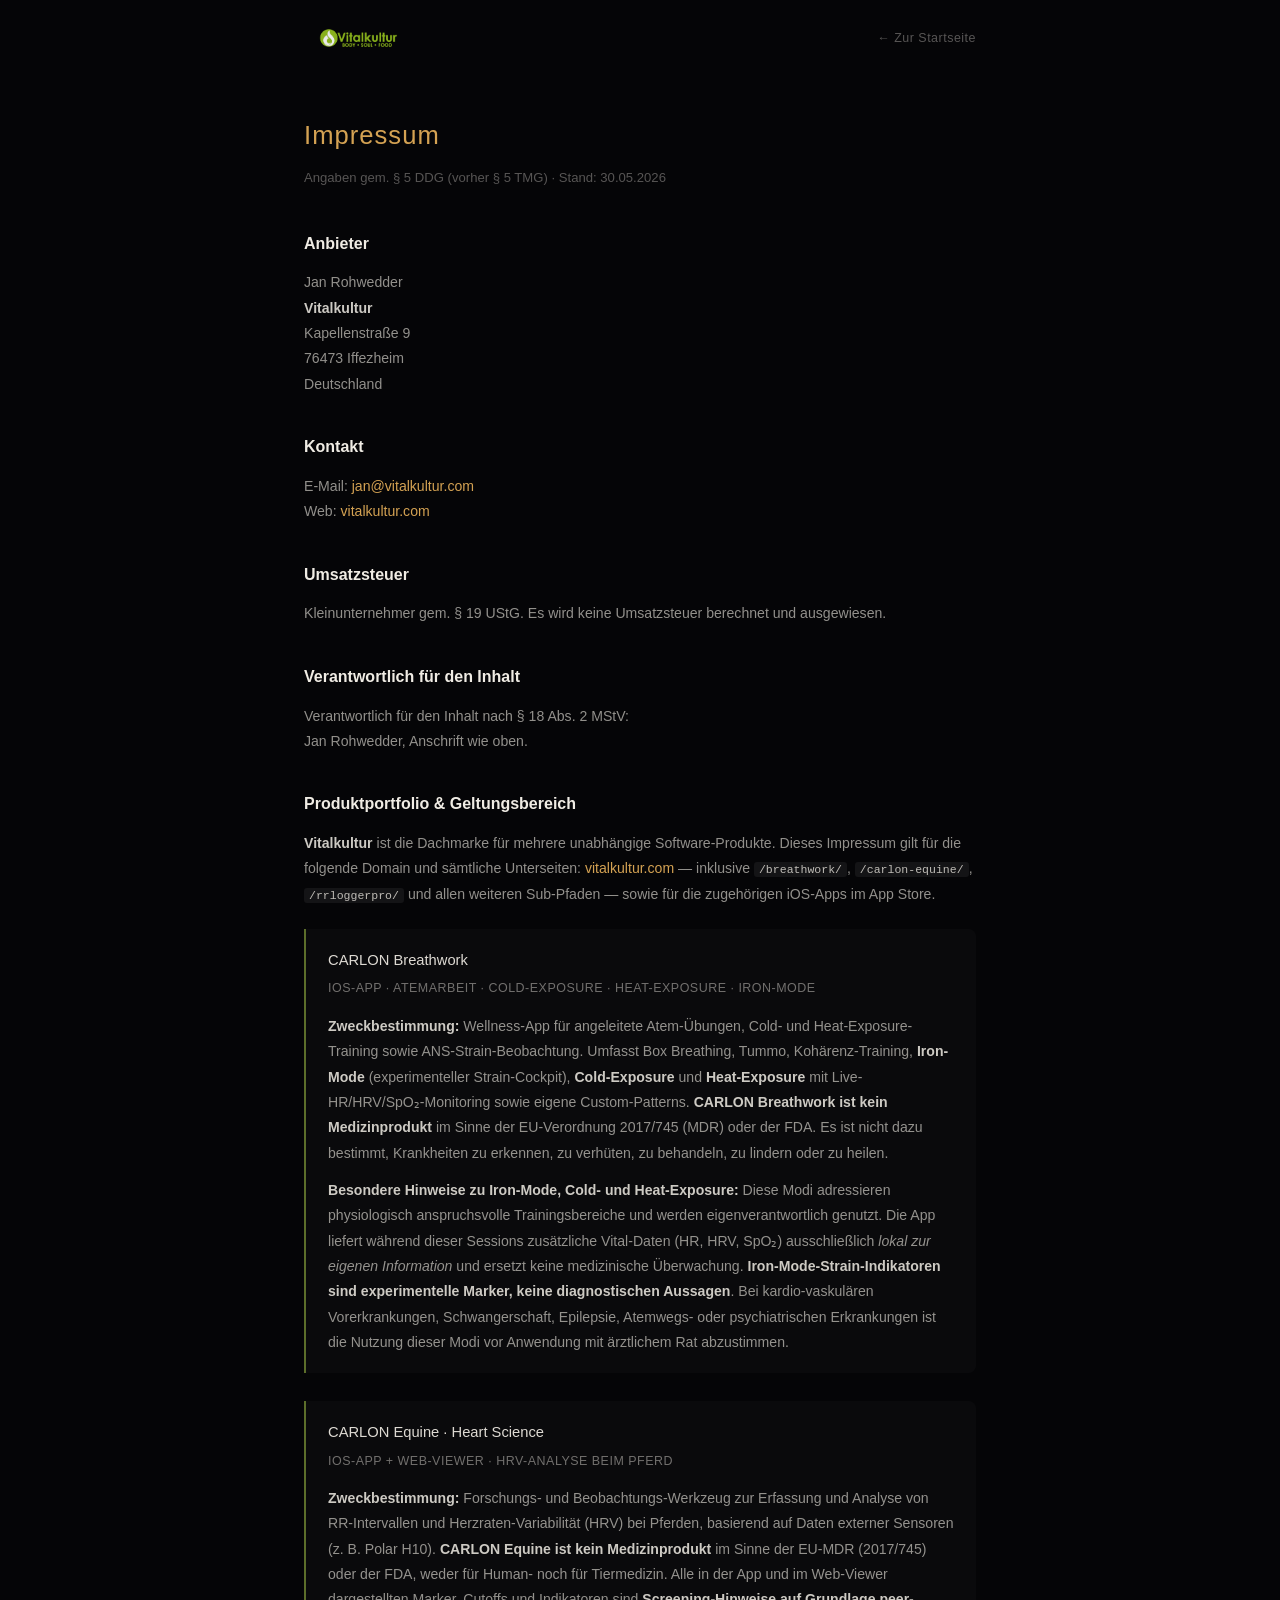
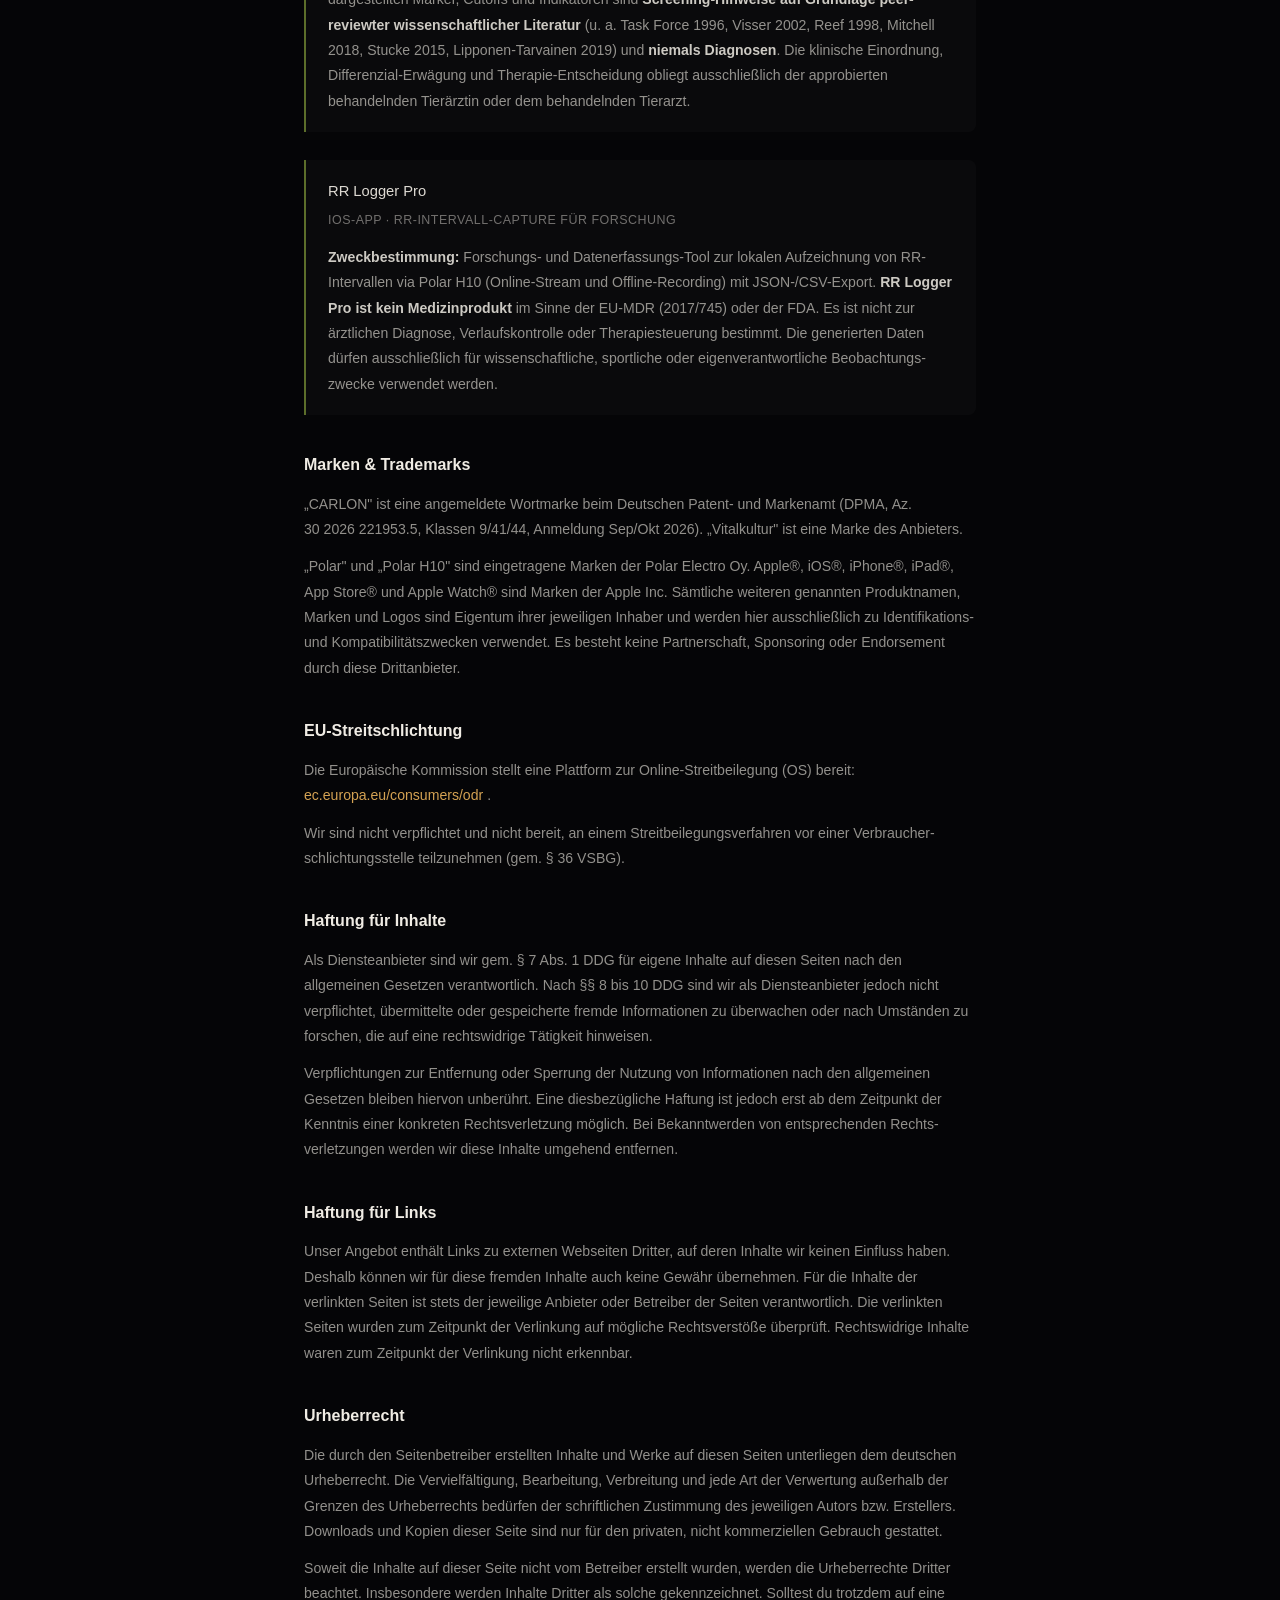
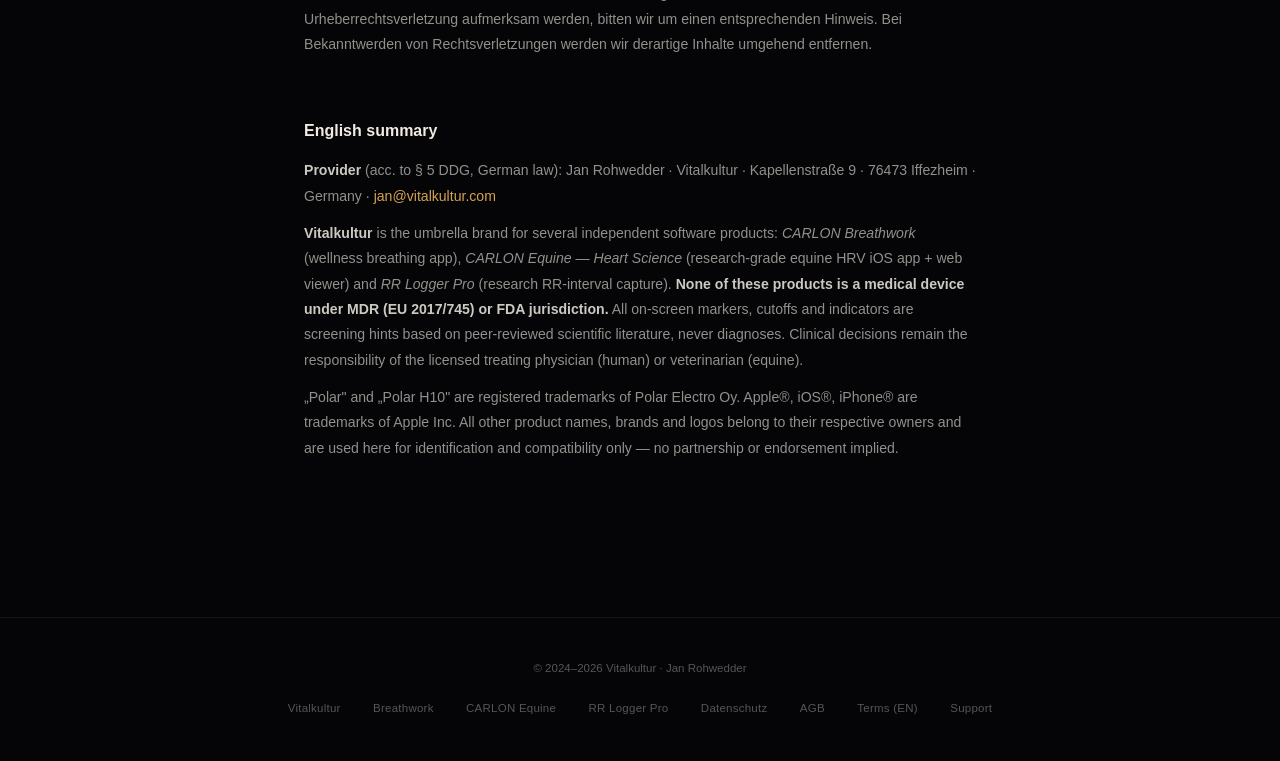
<file: impressum.html>
<!DOCTYPE html>
<html lang="de">
<head>
  <meta charset="UTF-8">
  <meta name="viewport" content="width=device-width, initial-scale=1.0">
  <title>Impressum — Vitalkultur</title>
  <meta name="description" content="Impressum der Vitalkultur · Jan Rohwedder · Anbieter von CARLON Breathwork, CARLON Equine und RR Logger Pro.">
  <meta name="robots" content="index,follow">
  <link rel="stylesheet" href="style.css">
  <link rel="canonical" href="https://vitalkultur.com/impressum.html">
  <style>
    /* Produkt-Disclaimer-Boxen — leicht abgesetzt vom umliegenden Text,
       damit jede Produkt-Klärung als eigene rechtliche Einheit lesbar bleibt. */
    .legal .legal-product {
      margin: 22px 0 28px;
      padding: 18px 22px;
      background: rgba(255,255,255,0.025);
      border-left: 2px solid rgba(158, 192, 67, 0.55);
      border-radius: 0 8px 8px 0;
    }
    .legal .legal-product h3 { margin-top: 0; margin-bottom: 4px; color: rgba(240,236,228,0.92); }
    .legal .legal-product .product-meta {
      font-size: 0.78rem;
      color: rgba(240,236,228,0.45);
      letter-spacing: 0.04em;
      text-transform: uppercase;
      margin: 0 0 14px 0;
    }
    .legal .legal-product p:last-child { margin-bottom: 0; }
    .legal code {
      font-family: ui-monospace, "SF Mono", Menlo, monospace;
      font-size: 0.82em;
      padding: 1px 5px;
      background: rgba(255,255,255,0.06);
      border-radius: 3px;
      color: rgba(240,236,228,0.78);
    }
  </style>
</head>
<body>

  <div class="legal-header">
    <a href="/"><img src="/assets/vitalkultur-wordmark.png" alt="Vitalkultur" style="height:28px;width:auto;vertical-align:middle;opacity:0.92"></a>
    <a href="/">← Zur Startseite</a>
  </div>

  <div class="container legal">

    <h1>Impressum</h1>
    <p class="subtitle">Angaben gem. § 5 DDG (vorher § 5 TMG) · Stand: 30.05.2026</p>

    <!-- ============================================================
         GESETZLICHE PFLICHTANGABEN
         ============================================================ -->

    <h2>Anbieter</h2>
    <p>
      Jan Rohwedder<br>
      <strong>Vitalkultur</strong><br>
      Kapellenstraße 9<br>
      76473 Iffezheim<br>
      Deutschland
    </p>

    <h2>Kontakt</h2>
    <p>
      E-Mail: <a href="mailto:jan@vitalkultur.com">jan@vitalkultur.com</a><br>
      Web: <a href="https://vitalkultur.com">vitalkultur.com</a>
    </p>

    <h2>Umsatzsteuer</h2>
    <p>
      Kleinunternehmer gem. § 19 UStG. Es wird keine Umsatzsteuer berechnet
      und ausgewiesen.
    </p>

    <h2>Verantwortlich für den Inhalt</h2>
    <p>
      Verantwortlich für den Inhalt nach § 18 Abs. 2 MStV:<br>
      Jan Rohwedder, Anschrift wie oben.
    </p>

    <!-- ============================================================
         PORTFOLIO & PRODUKT-DISCLAIMER (jedes Produkt einzeln)
         ============================================================ -->

    <h2>Produktportfolio &amp; Geltungsbereich</h2>
    <p>
      <strong>Vitalkultur</strong> ist die Dachmarke für mehrere unabhängige
      Software-Produkte. Dieses Impressum gilt für die folgende Domain und
      sämtliche Unterseiten:
      <a href="https://vitalkultur.com">vitalkultur.com</a> — inklusive
      <code>/breathwork/</code>, <code>/carlon-equine/</code>,
      <code>/rrloggerpro/</code> und allen weiteren Sub-Pfaden — sowie für
      die zugehörigen iOS-Apps im App Store.
    </p>

    <div class="legal-product">
      <h3>CARLON Breathwork</h3>
      <p class="product-meta">iOS-App · Atemarbeit · Cold-Exposure · Heat-Exposure · Iron-Mode</p>
      <p>
        <strong>Zweckbestimmung:</strong> Wellness-App für angeleitete Atem-Übungen,
        Cold- und Heat-Exposure-Training sowie ANS-Strain-Beobachtung. Umfasst
        Box Breathing, Tummo, Kohärenz-Training, <strong>Iron-Mode</strong> (experimenteller
        Strain-Cockpit), <strong>Cold-Exposure</strong> und <strong>Heat-Exposure</strong>
        mit Live-HR/HRV/SpO₂-Monitoring sowie eigene Custom-Patterns.
        <strong>CARLON Breathwork ist kein Medizinprodukt</strong> im Sinne der
        EU-Verordnung 2017/745 (MDR) oder der FDA. Es ist nicht dazu bestimmt,
        Krankheiten zu erkennen, zu verhüten, zu behandeln, zu lindern oder zu
        heilen.
      </p>
      <p>
        <strong>Besondere Hinweise zu Iron-Mode, Cold- und Heat-Exposure:</strong>
        Diese Modi adressieren physiologisch anspruchsvolle Trainings­bereiche
        und werden eigenverantwortlich genutzt. Die App liefert während dieser
        Sessions zusätzliche Vital-Daten (HR, HRV, SpO₂) ausschließlich
        <em>lokal zur eigenen Information</em> und ersetzt keine medizinische
        Überwachung. <strong>Iron-Mode-Strain-Indikatoren sind experimentelle
        Marker, keine diagnostischen Aussagen</strong>. Bei kardio-vaskulären
        Vorerkrankungen, Schwanger­schaft, Epilepsie, Atemwegs- oder psychi­atrischen
        Erkrankungen ist die Nutzung dieser Modi vor Anwendung mit ärztlichem
        Rat abzustimmen.
      </p>
    </div>

    <div class="legal-product">
      <h3>CARLON Equine · Heart Science</h3>
      <p class="product-meta">iOS-App + Web-Viewer · HRV-Analyse beim Pferd</p>
      <p>
        <strong>Zweckbestimmung:</strong> Forschungs- und Beobachtungs-Werkzeug
        zur Erfassung und Analyse von RR-Intervallen und Herzraten-Variabilität
        (HRV) bei Pferden, basierend auf Daten externer Sensoren (z.&nbsp;B.
        Polar&nbsp;H10). <strong>CARLON Equine ist kein Medizinprodukt</strong>
        im Sinne der EU-MDR (2017/745) oder der FDA, weder für Human- noch
        für Tier­medizin. Alle in der App und im Web-Viewer dargestellten
        Marker, Cutoffs und Indikatoren sind <strong>Screening-Hinweise auf
        Grundlage peer-reviewter wissenschaftlicher Literatur</strong> (u.&nbsp;a.
        Task Force 1996, Visser 2002, Reef 1998, Mitchell 2018, Stucke 2015,
        Lipponen-Tarvainen 2019) und <strong>niemals Diagnosen</strong>. Die
        klinische Einordnung, Differenzial-Erwägung und Therapie-Entscheidung
        obliegt ausschließlich der approbierten behandelnden Tier­ärztin oder
        dem behandelnden Tier­arzt.
      </p>
    </div>

    <div class="legal-product">
      <h3>RR Logger Pro</h3>
      <p class="product-meta">iOS-App · RR-Intervall-Capture für Forschung</p>
      <p>
        <strong>Zweckbestimmung:</strong> Forschungs- und Datenerfassungs-Tool
        zur lokalen Aufzeichnung von RR-Intervallen via Polar&nbsp;H10
        (Online-Stream und Offline-Recording) mit JSON-/CSV-Export.
        <strong>RR Logger Pro ist kein Medizinprodukt</strong> im Sinne der
        EU-MDR (2017/745) oder der FDA. Es ist nicht zur ärztlichen Diagnose,
        Verlaufs­kontrolle oder Therapie­steuerung bestimmt. Die generierten
        Daten dürfen ausschließlich für wissenschaftliche, sportliche oder
        eigen­verantwortliche Beobachtungs­zwecke verwendet werden.
      </p>
    </div>

    <h2>Marken &amp; Trademarks</h2>
    <p>
      „CARLON" ist eine angemeldete Wortmarke beim Deutschen Patent- und
      Markenamt (DPMA, Az. 30&nbsp;2026&nbsp;221953.5, Klassen 9/41/44,
      Anmeldung Sep/Okt 2026). „Vitalkultur" ist eine Marke des Anbieters.
    </p>
    <p>
      „Polar" und „Polar&nbsp;H10" sind eingetragene Marken der Polar
      Electro Oy. Apple®, iOS®, iPhone®, iPad®, App Store® und Apple
      Watch® sind Marken der Apple Inc. Sämtliche weiteren genannten
      Produktnamen, Marken und Logos sind Eigentum ihrer jeweiligen
      Inhaber und werden hier ausschließlich zu Identifikations- und
      Kompatibilitäts­zwecken verwendet. Es besteht keine Partnerschaft,
      Sponsoring oder Endorsement durch diese Drittanbieter.
    </p>

    <!-- ============================================================
         STREITSCHLICHTUNG · HAFTUNG · URHEBERRECHT
         ============================================================ -->

    <h2>EU-Streitschlichtung</h2>
    <p>
      Die Europäische Kommission stellt eine Plattform zur Online-Streit­bei­legung
      (OS) bereit:
      <a href="https://ec.europa.eu/consumers/odr/" target="_blank" rel="noopener">
        ec.europa.eu/consumers/odr
      </a>.
    </p>
    <p>
      Wir sind nicht verpflichtet und nicht bereit, an einem Streit­bei­legungs­verfahren
      vor einer Verbraucher­schlichtungs­stelle teilzunehmen (gem. § 36 VSBG).
    </p>

    <h2>Haftung für Inhalte</h2>
    <p>
      Als Diensteanbieter sind wir gem. § 7 Abs. 1 DDG für eigene Inhalte
      auf diesen Seiten nach den allgemeinen Gesetzen verantwortlich. Nach
      §§ 8 bis 10 DDG sind wir als Diensteanbieter jedoch nicht verpflichtet,
      übermittelte oder gespeicherte fremde Informationen zu überwachen
      oder nach Umständen zu forschen, die auf eine rechtswidrige Tätigkeit
      hinweisen.
    </p>
    <p>
      Verpflichtungen zur Entfernung oder Sperrung der Nutzung von Informationen
      nach den allgemeinen Gesetzen bleiben hiervon unberührt. Eine dies­bezügliche
      Haftung ist jedoch erst ab dem Zeitpunkt der Kenntnis einer konkreten
      Rechts­verletzung möglich. Bei Bekanntwerden von entsprechenden Rechts­verletzungen
      werden wir diese Inhalte umgehend entfernen.
    </p>

    <h2>Haftung für Links</h2>
    <p>
      Unser Angebot enthält Links zu externen Webseiten Dritter, auf deren
      Inhalte wir keinen Einfluss haben. Deshalb können wir für diese fremden
      Inhalte auch keine Gewähr übernehmen. Für die Inhalte der verlinkten
      Seiten ist stets der jeweilige Anbieter oder Betreiber der Seiten
      verantwortlich. Die verlinkten Seiten wurden zum Zeitpunkt der Verlinkung
      auf mögliche Rechts­verstöße überprüft. Rechts­widrige Inhalte waren
      zum Zeitpunkt der Verlinkung nicht erkennbar.
    </p>

    <h2>Urheberrecht</h2>
    <p>
      Die durch den Seitenbetreiber erstellten Inhalte und Werke auf diesen
      Seiten unterliegen dem deutschen Urheberrecht. Die Vervielfältigung,
      Bearbeitung, Verbreitung und jede Art der Verwertung außerhalb der
      Grenzen des Urheberrechts bedürfen der schriftlichen Zustimmung des
      jeweiligen Autors bzw. Erstellers. Downloads und Kopien dieser Seite
      sind nur für den privaten, nicht kommerziellen Gebrauch gestattet.
    </p>
    <p>
      Soweit die Inhalte auf dieser Seite nicht vom Betreiber erstellt
      wurden, werden die Urheberrechte Dritter beachtet. Insbesondere werden
      Inhalte Dritter als solche gekennzeichnet. Solltest du trotzdem auf
      eine Urheberrechts­verletzung aufmerksam werden, bitten wir um einen
      ent­sprechenden Hinweis. Bei Bekanntwerden von Rechts­verletzungen
      werden wir derartige Inhalte umgehend entfernen.
    </p>

    <!-- ============================================================
         ENGLISH SUMMARY (für internationale Vet-/Forschungs-Customer)
         ============================================================ -->

    <h2 style="margin-top:60px">English summary</h2>
    <p>
      <strong>Provider</strong> (acc. to § 5 DDG, German law):
      Jan Rohwedder · Vitalkultur · Kapellenstraße 9 · 76473 Iffezheim · Germany ·
      <a href="mailto:jan@vitalkultur.com">jan@vitalkultur.com</a>
    </p>
    <p>
      <strong>Vitalkultur</strong> is the umbrella brand for several
      independent software products: <em>CARLON Breathwork</em> (wellness
      breathing app), <em>CARLON Equine — Heart Science</em> (research-grade
      equine HRV iOS app + web viewer) and <em>RR Logger Pro</em> (research
      RR-interval capture). <strong>None of these products is a medical
      device under MDR (EU 2017/745) or FDA jurisdiction.</strong> All
      on-screen markers, cutoffs and indicators are screening hints based
      on peer-reviewed scientific literature, never diagnoses. Clinical
      decisions remain the responsibility of the licensed treating physician
      (human) or veterinarian (equine).
    </p>
    <p>
      „Polar" and „Polar H10" are registered trademarks of Polar Electro Oy.
      Apple®, iOS®, iPhone® are trademarks of Apple Inc. All other product
      names, brands and logos belong to their respective owners and are
      used here for identification and compatibility only — no partnership
      or endorsement implied.
    </p>

  </div>

  <footer>
    <p>&copy; 2024–2026 Vitalkultur &middot; Jan Rohwedder</p>
    <nav>
      <a href="/">Vitalkultur</a>
      <a href="/breathwork/">Breathwork</a>
      <a href="/carlon-equine/">CARLON Equine</a>
      <a href="/rrloggerpro/">RR Logger Pro</a>
      <a href="/privacy.html">Datenschutz</a>
      <a href="/agb.html">AGB</a>
      <a href="/terms.html">Terms (EN)</a>
      <a href="/support.html">Support</a>
    </nav>
  </footer>

</body>
</html>
</file>
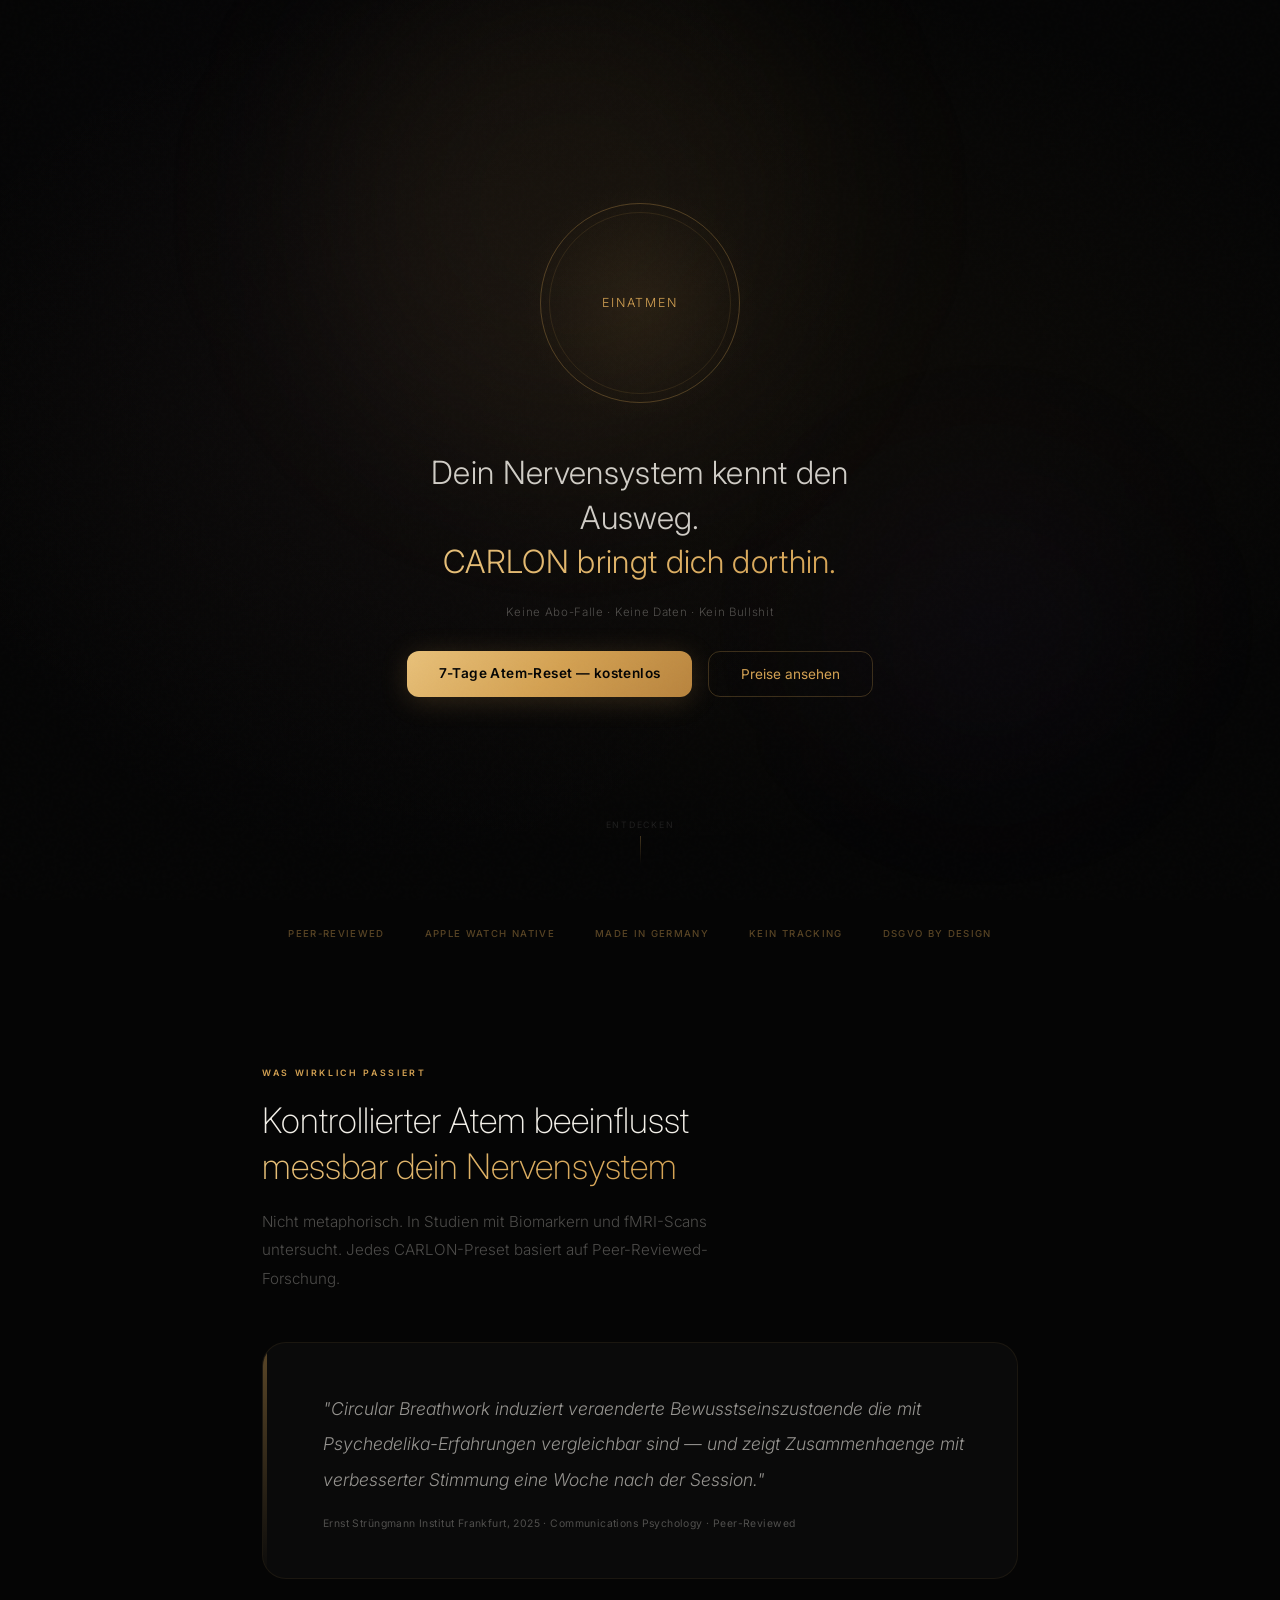
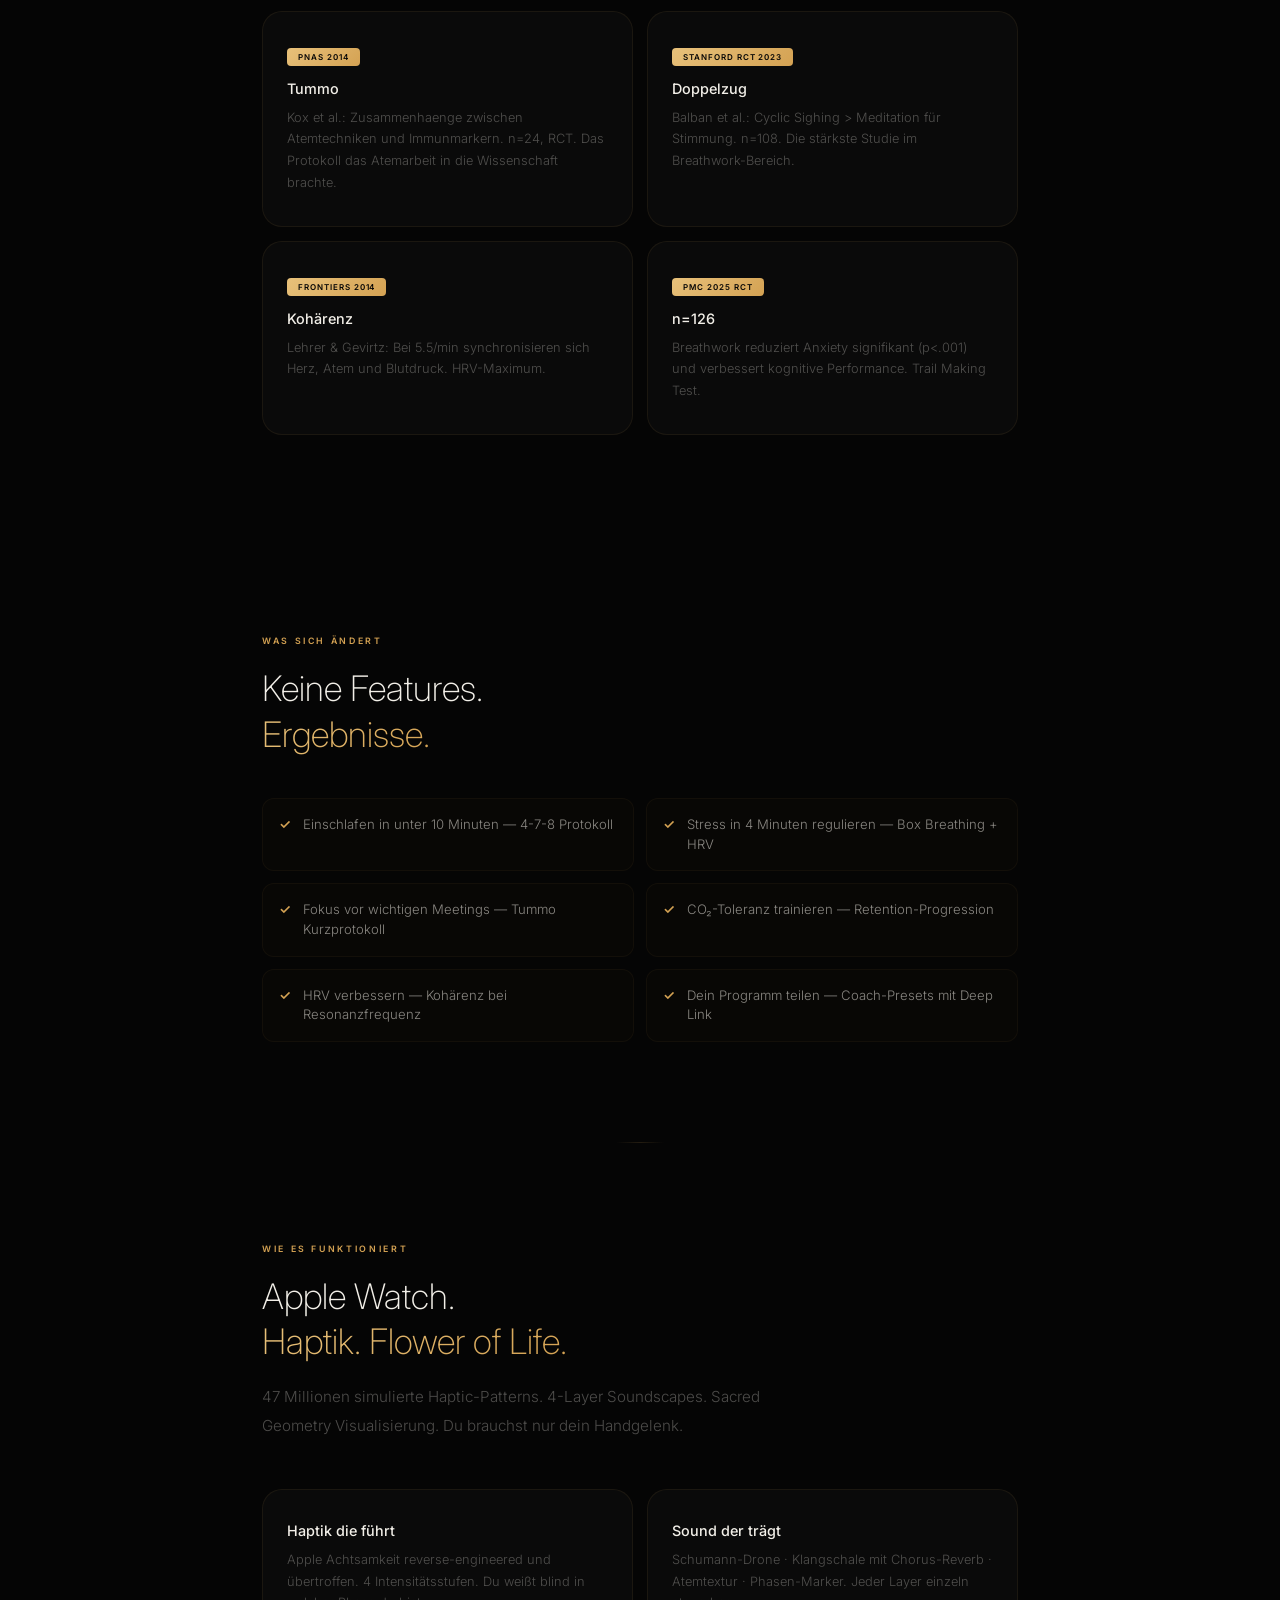
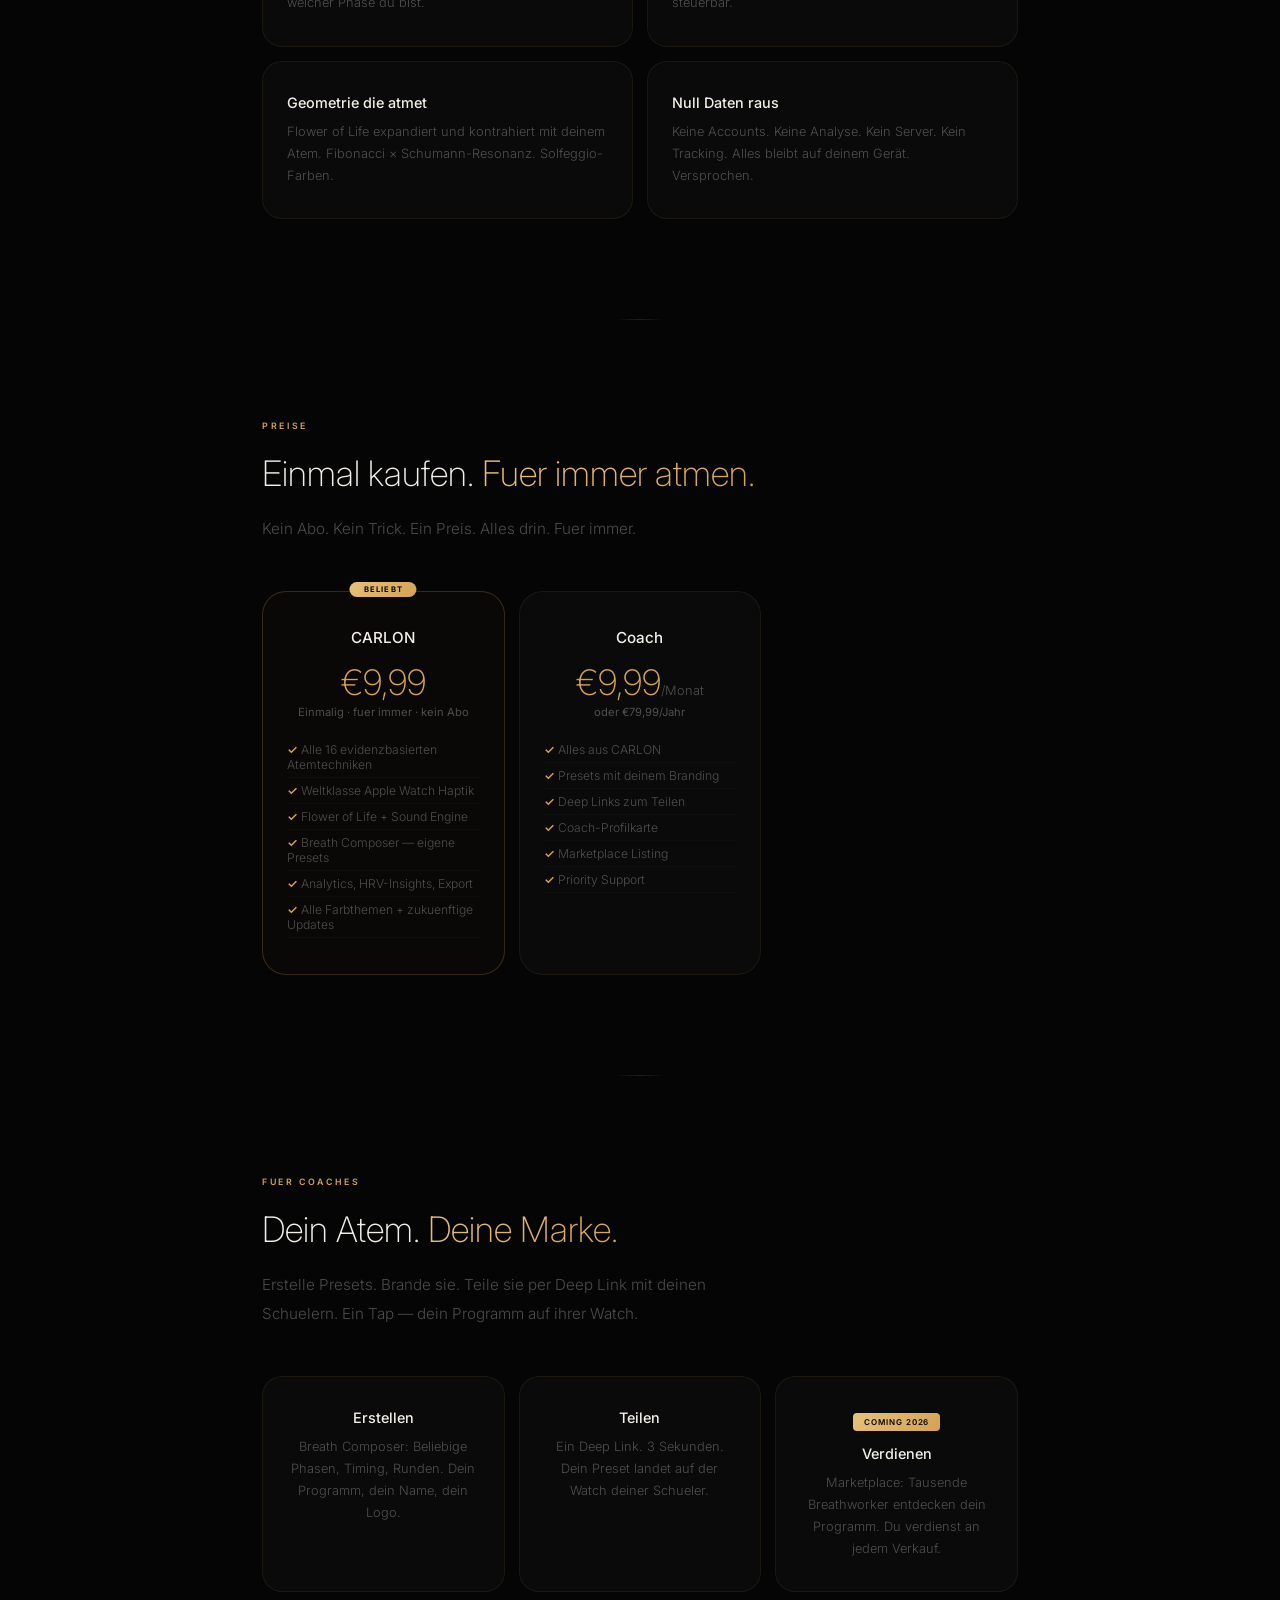
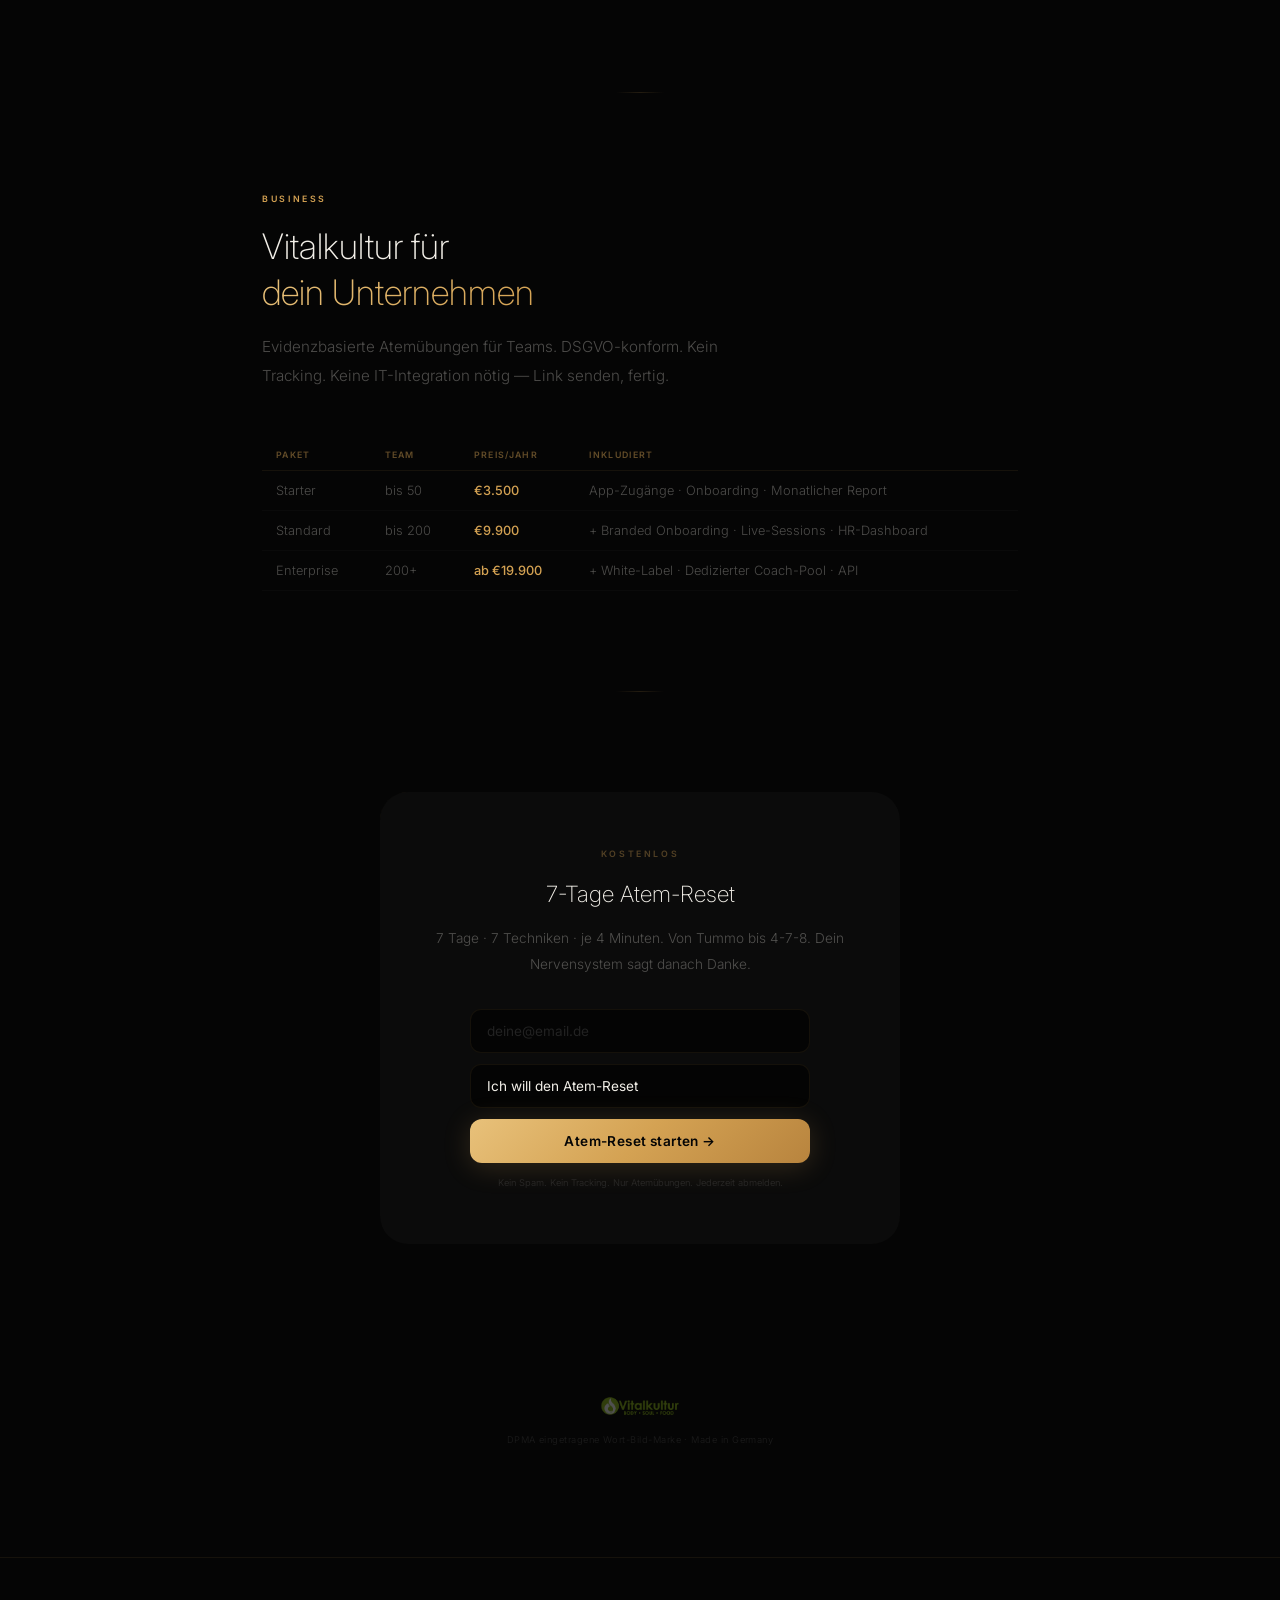
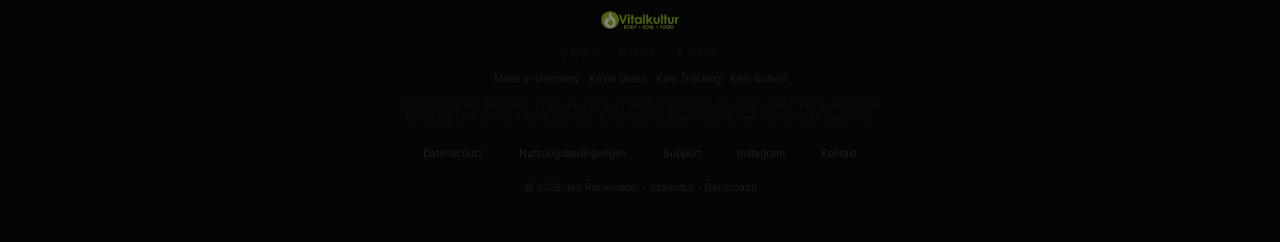
<file: index-old.html>
<!DOCTYPE html>
<html lang="de">
<head>
  <meta charset="UTF-8">
  <meta name="viewport" content="width=device-width, initial-scale=1.0">
  <title>CARLON — Breathe Beyond | Vitalkultur</title>
  <meta name="description" content="Dein Nervensystem kennt den Ausweg. CARLON bringt dich dorthin. In 4 Minuten. Apple Watch Haptic Breathwork.">
  <meta property="og:title" content="CARLON — Breathe Beyond">
  <meta property="og:description" content="Dein Nervensystem kennt den Ausweg. 16 evidenzbasierte Atem-Protokolle. Kein Tracking.">
  <meta property="og:image" content="https://vitalkultur.com/app-icon.png">
  <link rel="icon" href="app-icon.png">
  <link rel="preconnect" href="https://fonts.googleapis.com">
  <link href="https://fonts.googleapis.com/css2?family=Inter:wght@200;300;400;500;600;700&display=swap" rel="stylesheet">
  <style>
    :root{--bg:#050505;--g:#d4a253;--g2:#e8c17a;--g3:#b8843e;--t:#f2efe8;--d:rgba(242,239,232,.3);--gl:rgba(255,255,255,.025);--gb:rgba(212,162,83,.08);--mx:820px}
    *{margin:0;padding:0;box-sizing:border-box}
    html{font-size:16px;scroll-behavior:smooth}
    body{background:var(--bg);color:var(--t);font-family:'Inter',sans-serif;-webkit-font-smoothing:antialiased;overflow-x:hidden}
    a{color:var(--g);text-decoration:none}
    body::after{content:'';position:fixed;inset:0;opacity:.015;background-image:url("data:image/svg+xml,%3Csvg viewBox='0 0 256 256' xmlns='http://www.w3.org/2000/svg'%3E%3Cfilter id='n'%3E%3CfeTurbulence type='fractalNoise' baseFrequency='.9' numOctaves='4' stitchTiles='stitch'/%3E%3C/filter%3E%3Crect width='100%25' height='100%25' filter='url(%23n)'/%3E%3C/svg%3E");pointer-events:none;z-index:9999}
    .rv{opacity:0;transform:translateY(24px);transition:opacity .8s cubic-bezier(.16,1,.3,1),transform .8s cubic-bezier(.16,1,.3,1)}.rv.v{opacity:1;transform:none}.d1{transition-delay:.12s}.d2{transition-delay:.24s}.d3{transition-delay:.36s}

    /* ═══ HERO ═══ */
    .hero{min-height:100vh;display:flex;flex-direction:column;align-items:center;justify-content:center;position:relative;overflow:hidden}
    .hero-bg{position:absolute;inset:0;background:radial-gradient(ellipse 60% 50% at 50% 45%,rgba(212,162,83,.05),transparent),radial-gradient(ellipse 40% 60% at 30% 40%,rgba(120,80,200,.025),transparent);animation:mesh 25s ease-in-out infinite alternate}
    @keyframes mesh{to{transform:scale(1.08) rotate(1.5deg)}}
    .orb{position:absolute;border-radius:50%;filter:blur(90px);animation:ob 14s ease-in-out infinite}
    .o1{width:500px;height:500px;background:rgba(212,162,83,.06);top:-5%;left:25%}
    .o2{width:280px;height:280px;background:rgba(130,90,210,.04);bottom:15%;right:12%;animation-delay:-7s}
    @keyframes ob{0%,100%{transform:translate(0,0)}33%{transform:translate(25px,-15px)}66%{transform:translate(-15px,10px)}}

    /* Breath Circle — the product LIVE on the page */
    .breath-wrap{position:relative;z-index:2;width:200px;height:200px;margin-bottom:48px}
    .breath-circle{width:200px;height:200px;border-radius:50%;border:1px solid rgba(212,162,83,.3);display:flex;align-items:center;justify-content:center;animation:breathAnim 19s ease-in-out infinite;position:relative}
    .breath-circle::before{content:'';position:absolute;inset:-20px;border-radius:50%;background:radial-gradient(circle,rgba(212,162,83,.08),transparent 70%);animation:breathAnim 19s ease-in-out infinite}
    .breath-circle::after{content:'';position:absolute;inset:8px;border-radius:50%;border:.5px solid rgba(212,162,83,.12);animation:breathAnim 19s ease-in-out infinite .3s}
    .breath-text{font-size:.78rem;font-weight:300;letter-spacing:.15em;text-transform:uppercase;color:var(--g);opacity:.7;animation:breathText 19s ease-in-out infinite;z-index:1}

    /* 4-7-8: 4s inhale + 7s hold + 8s exhale = 19s total */
    @keyframes breathAnim{
      0%{transform:scale(.75);border-color:rgba(212,162,83,.2)}
      21%{transform:scale(1.15);border-color:rgba(212,162,83,.5)} /* 4s inhale */
      21.1%{transform:scale(1.15)}
      57.9%{transform:scale(1.12);border-color:rgba(212,162,83,.35)} /* 7s hold */
      58%{transform:scale(1.12)}
      100%{transform:scale(.75);border-color:rgba(212,162,83,.15)} /* 8s exhale */
    }
    @keyframes breathText{
      0%{content:'einatmen'}
      21%{opacity:1}
      21.1%{opacity:.4}
      57.9%{opacity:.4}
      58%{opacity:1}
      100%{opacity:.6}
    }

    .hero h1{font-size:2rem;font-weight:300;letter-spacing:.01em;line-height:1.4;text-align:center;max-width:440px;z-index:2;position:relative;color:rgba(242,239,232,.85)}
    .hero h1 em{font-style:normal;background:linear-gradient(135deg,var(--g2),var(--g));-webkit-background-clip:text;-webkit-text-fill-color:transparent}
    .hero .micro{font-size:.72rem;font-weight:300;color:var(--d);letter-spacing:.06em;margin-top:20px;z-index:2;position:relative}
    .hero .cta-row{margin-top:32px;display:flex;gap:16px;z-index:2;position:relative;flex-wrap:wrap;justify-content:center}
    .btn{padding:14px 32px;background:linear-gradient(135deg,var(--g2),var(--g),var(--g3));color:var(--bg);font-weight:600;font-size:.85rem;letter-spacing:.03em;border-radius:12px;border:none;cursor:pointer;font-family:'Inter',sans-serif;transition:transform .2s,box-shadow .3s;box-shadow:0 4px 28px rgba(212,162,83,.2);text-decoration:none;display:inline-block}
    .btn:hover{transform:translateY(-2px);box-shadow:0 8px 48px rgba(212,162,83,.3)}
    .btn-ghost{padding:14px 32px;border:1px solid rgba(212,162,83,.25);color:var(--g);font-size:.85rem;font-weight:400;border-radius:12px;cursor:pointer;font-family:'Inter',sans-serif;transition:border-color .3s;text-decoration:none;display:inline-block;background:transparent}
    .btn-ghost:hover{border-color:var(--g)}

    .scroll-down{position:absolute;bottom:36px;z-index:2;display:flex;flex-direction:column;align-items:center;gap:6px;animation:fl 3s ease-in-out infinite}
    .scroll-down span{font-size:.55rem;letter-spacing:.2em;text-transform:uppercase;color:rgba(255,255,255,.1)}
    .scroll-line{width:1px;height:28px;background:linear-gradient(to bottom,rgba(212,162,83,.3),transparent)}
    @keyframes fl{0%,100%{transform:translateY(0)}50%{transform:translateY(8px)}}

    /* ═══ TRUST BAR ═══ */
    .trust{display:flex;justify-content:center;gap:40px;padding:28px 24px;flex-wrap:wrap}
    .trust span{font-size:.6rem;font-weight:500;letter-spacing:.14em;text-transform:uppercase;color:var(--g);opacity:.4}

    /* ═══ SECTIONS ═══ */
    section{max-width:var(--mx);margin:0 auto;padding:100px 32px}
    .sl{font-size:.55rem;font-weight:600;letter-spacing:.3em;text-transform:uppercase;color:var(--g);opacity:.35;margin-bottom:20px}
    section h2{font-size:2.2rem;font-weight:200;line-height:1.3;margin-bottom:18px}
    section h2 em{font-style:normal;background:linear-gradient(135deg,var(--g2),var(--g));-webkit-background-clip:text;-webkit-text-fill-color:transparent}
    .lead{font-size:.95rem;font-weight:300;color:var(--d);line-height:1.9;max-width:500px;margin-bottom:48px}
    .div{width:48px;height:.5px;background:linear-gradient(90deg,transparent,var(--g),transparent);opacity:.15;margin:0 auto}

    /* ═══ CARDS ═══ */
    .g2{display:grid;grid-template-columns:1fr 1fr;gap:14px}
    .g3{display:grid;grid-template-columns:1fr 1fr 1fr;gap:14px}
    .c{background:var(--gl);border:.5px solid var(--gb);border-radius:20px;padding:32px 24px;transition:all .5s cubic-bezier(.16,1,.3,1);position:relative;overflow:hidden}
    .c::before{content:'';position:absolute;inset:0;background:radial-gradient(circle at 20% 0%,rgba(212,162,83,.03),transparent 50%);opacity:0;transition:opacity .5s}
    .c:hover{border-color:rgba(212,162,83,.18);transform:translateY(-5px)}.c:hover::before{opacity:1}
    .c h3{font-size:.9rem;font-weight:500;margin-bottom:10px}
    .c p{font-size:.8rem;color:var(--d);line-height:1.7;font-weight:300}
    .badge{display:inline-block;font-size:.5rem;font-weight:600;letter-spacing:.12em;text-transform:uppercase;background:linear-gradient(135deg,var(--g2),var(--g));color:var(--bg);padding:4px 11px;border-radius:4px;margin-bottom:14px}

    /* ═══ SCIENCE STORY ═══ */
    .science-story{background:var(--gl);border:.5px solid var(--gb);border-radius:24px;padding:48px 40px;margin-top:48px;position:relative;overflow:hidden}
    .science-story::before{content:'';position:absolute;top:0;left:0;width:4px;height:100%;background:linear-gradient(to bottom,var(--g),transparent);border-radius:4px;opacity:.4}
    .science-story blockquote{font-size:1.1rem;font-weight:300;color:rgba(242,239,232,.6);line-height:2;font-style:italic;margin-bottom:20px;padding-left:20px}
    .science-story .source{font-size:.65rem;color:var(--d);letter-spacing:.04em;padding-left:20px}

    /* ═══ OUTCOMES ═══ */
    .outcomes{display:grid;grid-template-columns:1fr 1fr;gap:12px;margin-top:40px}
    .outcome{display:flex;align-items:flex-start;gap:12px;padding:16px;border-radius:12px;background:rgba(212,162,83,.02);border:.5px solid rgba(212,162,83,.05)}
    .outcome .check{color:var(--g);font-weight:600;font-size:.85rem;flex-shrink:0;margin-top:1px}
    .outcome p{font-size:.82rem;font-weight:300;color:rgba(242,239,232,.55);line-height:1.5}

    /* ═══ PRICING ═══ */
    .pricing{display:grid;grid-template-columns:1fr 1fr 1fr;gap:14px}
    .pc{background:var(--gl);border:.5px solid var(--gb);border-radius:24px;padding:36px 24px;text-align:center;transition:all .5s cubic-bezier(.16,1,.3,1)}
    .pc:hover{border-color:rgba(212,162,83,.18);transform:translateY(-5px)}
    .pc.feat{border-color:rgba(212,162,83,.22);background:rgba(212,162,83,.025)}
    .pc.feat::before{content:'BELIEBT';position:absolute;top:-10px;left:50%;transform:translateX(-50%);font-size:.48rem;font-weight:700;letter-spacing:.15em;background:linear-gradient(135deg,var(--g2),var(--g));color:var(--bg);padding:3px 14px;border-radius:20px}
    .pc{position:relative}
    .pc h3{font-size:.95rem;font-weight:500;margin-bottom:4px}
    .pc .price{font-size:2.2rem;font-weight:200;color:var(--g);margin:14px 0 2px}
    .pc .price span{font-size:.8rem;font-weight:300;color:var(--d)}
    .pc .sub-price{font-size:.7rem;color:var(--d);margin-bottom:18px}
    .pc ul{list-style:none;text-align:left;padding:0}
    .pc li{font-size:.76rem;color:var(--d);padding:5px 0;border-bottom:.5px solid rgba(255,255,255,.02);font-weight:300}
    .pc li::before{content:'✓ ';color:var(--g);font-weight:600}
    .pc li.no::before{content:'— ';color:rgba(255,255,255,.08)}.pc li.no{color:rgba(255,255,255,.1)}

    /* ═══ LEAD MAGNET ═══ */
    .magnet{position:relative;border-radius:28px;padding:56px 44px;text-align:center;max-width:520px;margin:0 auto;background:var(--gl);overflow:hidden}
    .magnet::before{content:'';position:absolute;inset:-1px;border-radius:28px;padding:1px;background:linear-gradient(135deg,rgba(212,162,83,.15),transparent 50%,rgba(212,162,83,.06));-webkit-mask:linear-gradient(#fff 0 0) content-box,linear-gradient(#fff 0 0);mask:linear-gradient(#fff 0 0) content-box,linear-gradient(#fff 0 0);-webkit-mask-composite:xor;mask-composite:exclude}
    .magnet h2{text-align:center;font-size:1.4rem}
    .magnet .lead{text-align:center;margin:0 auto 32px;font-size:.85rem}
    .magnet form{display:flex;flex-direction:column;gap:11px;max-width:340px;margin:0 auto}
    .magnet input,.magnet select{padding:13px 16px;background:rgba(0,0,0,.6);border:.5px solid var(--gb);border-radius:11px;color:var(--t);font-size:.85rem;font-family:'Inter',sans-serif;outline:none;transition:border-color .3s,box-shadow .3s}
    .magnet input:focus,.magnet select:focus{border-color:var(--g);box-shadow:0 0 14px rgba(212,162,83,.08)}
    .magnet input::placeholder{color:rgba(255,255,255,.12)}
    .magnet select{appearance:none;cursor:pointer}
    .fine{font-size:.58rem;color:rgba(255,255,255,.1);margin-top:14px}

    /* ═══ CORPORATE TABLE ═══ */
    .ct{width:100%;border-collapse:collapse;margin-top:28px}
    .ct th{font-size:.55rem;font-weight:600;letter-spacing:.15em;text-transform:uppercase;color:var(--g);opacity:.45;text-align:left;padding:10px 14px;border-bottom:.5px solid var(--gb)}
    .ct td{font-size:.8rem;color:var(--d);font-weight:300;padding:12px 14px;border-bottom:.5px solid rgba(255,255,255,.02)}
    .ct tr:hover td{color:var(--t)}
    .ct .pc-col{color:var(--g);font-weight:500}

    /* ═══ LOGO + FOOTER ═══ */
    .logo-s{text-align:center;padding:48px 24px}
    .logo-s img{height:28px;opacity:.3;transition:opacity .3s}.logo-s img:hover{opacity:.5}
    .logo-s p{font-size:.58rem;color:rgba(255,255,255,.08);margin-top:10px;letter-spacing:.05em}
    footer{text-align:center;padding:48px 24px;border-top:.5px solid var(--gb);margin-top:64px}
    footer .brand{font-size:.85rem;font-weight:300;letter-spacing:.2em;background:linear-gradient(135deg,var(--g2),var(--g));-webkit-background-clip:text;-webkit-text-fill-color:transparent;opacity:.35;margin-bottom:14px}
    footer p{font-size:.65rem;color:rgba(255,255,255,.1);font-weight:300}
    footer nav{margin-top:16px}
    footer nav a{color:rgba(255,255,255,.12);font-size:.65rem;margin:0 16px;font-weight:300;transition:color .2s}
    footer nav a:hover{color:var(--g)}

    @media(max-width:640px){
      .hero h1{font-size:1.5rem;max-width:320px}
      .breath-wrap{width:150px;height:150px;margin-bottom:36px}
      .breath-circle{width:150px;height:150px}
      section{padding:72px 20px}
      section h2{font-size:1.5rem}
      .g2,.g3,.pricing,.outcomes{grid-template-columns:1fr}
      .trust{gap:20px}
      .magnet{padding:36px 20px;margin:0 12px}
      .cta-row{flex-direction:column;align-items:center}
      .science-story{padding:32px 24px}
    }
  </style>
</head>
<body>

<!-- ═══ HERO: Der Besucher ATMET bevor er entscheidet ═══ -->
<div class="hero">
  <div class="hero-bg"></div>
  <div class="orb o1"></div><div class="orb o2"></div>

  <div class="breath-wrap">
    <div class="breath-circle">
      <span class="breath-text" id="btext">Einatmen</span>
    </div>
  </div>

  <h1>Dein Nervensystem kennt den Ausweg.<br><em>CARLON bringt dich dorthin.</em></h1>
  <p class="micro">Keine Abo-Falle · Keine Daten · Kein Bullshit</p>

  <div class="cta-row">
    <a href="#reset" class="btn">7-Tage Atem-Reset — kostenlos</a>
    <a href="#pricing" class="btn-ghost">Preise ansehen</a>
  </div>

  <div class="scroll-down"><span>Entdecken</span><div class="scroll-line"></div></div>
</div>

<!-- ═══ TRUST BAR ═══ -->
<div class="trust rv">
  <span>Peer-Reviewed</span>
  <span>Apple Watch Native</span>
  <span>Made in Germany</span>
  <span>Kein Tracking</span>
  <span>DSGVO by Design</span>
</div>

<!-- ═══ SCIENCE — Trust BEFORE price ═══ -->
<section>
  <p class="sl rv">Was wirklich passiert</p>
  <h2 class="rv">Kontrollierter Atem beeinflusst<br><em>messbar dein Nervensystem</em></h2>
  <p class="lead rv">Nicht metaphorisch. In Studien mit Biomarkern und fMRI-Scans untersucht. Jedes CARLON-Preset basiert auf Peer-Reviewed-Forschung.</p>

  <div class="science-story rv">
    <blockquote>"Circular Breathwork induziert veraenderte Bewusstseinszustaende die mit Psychedelika-Erfahrungen vergleichbar sind — und zeigt Zusammenhaenge mit verbesserter Stimmung eine Woche nach der Session."</blockquote>
    <p class="source">Ernst Strüngmann Institut Frankfurt, 2025 · Communications Psychology · Peer-Reviewed</p>
  </div>

  <div class="g2" style="margin-top:32px">
    <div class="c rv"><span class="badge">PNAS 2014</span><h3>Tummo</h3><p>Kox et al.: Zusammenhaenge zwischen Atemtechniken und Immunmarkern. n=24, RCT. Das Protokoll das Atemarbeit in die Wissenschaft brachte.</p></div>
    <div class="c rv d1"><span class="badge">Stanford RCT 2023</span><h3>Doppelzug</h3><p>Balban et al.: Cyclic Sighing > Meditation für Stimmung. n=108. Die stärkste Studie im Breathwork-Bereich.</p></div>
    <div class="c rv d2"><span class="badge">Frontiers 2014</span><h3>Kohärenz</h3><p>Lehrer & Gevirtz: Bei 5.5/min synchronisieren sich Herz, Atem und Blutdruck. HRV-Maximum.</p></div>
    <div class="c rv d3"><span class="badge">PMC 2025 RCT</span><h3>n=126</h3><p>Breathwork reduziert Anxiety signifikant (p<.001) und verbessert kognitive Performance. Trail Making Test.</p></div>
  </div>
</section>

<div class="div"></div>

<!-- ═══ OUTCOMES — nicht Features ═══ -->
<section>
  <p class="sl rv">Was sich ändert</p>
  <h2 class="rv">Keine Features.<br><em>Ergebnisse.</em></h2>

  <div class="outcomes rv">
    <div class="outcome"><span class="check">✓</span><p>Einschlafen in unter 10 Minuten — 4-7-8 Protokoll</p></div>
    <div class="outcome"><span class="check">✓</span><p>Stress in 4 Minuten regulieren — Box Breathing + HRV</p></div>
    <div class="outcome"><span class="check">✓</span><p>Fokus vor wichtigen Meetings — Tummo Kurzprotokoll</p></div>
    <div class="outcome"><span class="check">✓</span><p>CO₂-Toleranz trainieren — Retention-Progression</p></div>
    <div class="outcome"><span class="check">✓</span><p>HRV verbessern — Kohärenz bei Resonanzfrequenz</p></div>
    <div class="outcome"><span class="check">✓</span><p>Dein Programm teilen — Coach-Presets mit Deep Link</p></div>
  </div>
</section>

<div class="div"></div>

<!-- ═══ HOW IT WORKS ═══ -->
<section>
  <p class="sl rv">Wie es funktioniert</p>
  <h2 class="rv">Apple Watch.<br><em>Haptik. Flower of Life.</em></h2>
  <p class="lead rv">47 Millionen simulierte Haptic-Patterns. 4-Layer Soundscapes. Sacred Geometry Visualisierung. Du brauchst nur dein Handgelenk.</p>

  <div class="g2">
    <div class="c rv"><h3>Haptik die führt</h3><p>Apple Achtsamkeit reverse-engineered und übertroffen. 4 Intensitätsstufen. Du weißt blind in welcher Phase du bist.</p></div>
    <div class="c rv d1"><h3>Sound der trägt</h3><p>Schumann-Drone · Klangschale mit Chorus-Reverb · Atemtextur · Phasen-Marker. Jeder Layer einzeln steuerbar.</p></div>
    <div class="c rv d2"><h3>Geometrie die atmet</h3><p>Flower of Life expandiert und kontrahiert mit deinem Atem. Fibonacci × Schumann-Resonanz. Solfeggio-Farben.</p></div>
    <div class="c rv d3"><h3>Null Daten raus</h3><p>Keine Accounts. Keine Analyse. Kein Server. Kein Tracking. Alles bleibt auf deinem Gerät. Versprochen.</p></div>
  </div>
</section>

<div class="div"></div>

<!-- ═══ PRICING ═══ -->
<section id="pricing">
  <p class="sl rv">Preise</p>
  <h2 class="rv">Einmal kaufen. <em>Fuer immer atmen.</em></h2>
  <p class="lead rv">Kein Abo. Kein Trick. Ein Preis. Alles drin. Fuer immer.</p>

  <div class="pricing">
    <div class="pc feat rv">
      <h3>CARLON</h3>
      <div class="price">€9,99</div>
      <div class="sub-price">Einmalig · fuer immer · kein Abo</div>
      <ul>
        <li>Alle 16 evidenzbasierten Atemtechniken</li>
        <li>Weltklasse Apple Watch Haptik</li>
        <li>Flower of Life + Sound Engine</li>
        <li>Breath Composer — eigene Presets</li>
        <li>Analytics, HRV-Insights, Export</li>
        <li>Alle Farbthemen + zukuenftige Updates</li>
      </ul>
    </div>
    <div class="pc rv d2">
      <h3>Coach</h3>
      <div class="price">€9,99<span>/Monat</span></div>
      <div class="sub-price">oder €79,99/Jahr</div>
      <ul>
        <li>Alles aus CARLON</li>
        <li>Presets mit deinem Branding</li>
        <li>Deep Links zum Teilen</li>
        <li>Coach-Profilkarte</li>
        <li>Marketplace Listing</li>
        <li>Priority Support</li>
      </ul>
    </div>
  </div>
</section>

<div class="div"></div>

<!-- ═══ COACHES ═══ -->
<section>
  <p class="sl rv">Fuer Coaches</p>
  <h2 class="rv">Dein Atem. <em>Deine Marke.</em></h2>
  <p class="lead rv">Erstelle Presets. Brande sie. Teile sie per Deep Link mit deinen Schuelern. Ein Tap — dein Programm auf ihrer Watch.</p>
  <div class="g3">
    <div class="c rv" style="text-align:center"><h3>Erstellen</h3><p>Breath Composer: Beliebige Phasen, Timing, Runden. Dein Programm, dein Name, dein Logo.</p></div>
    <div class="c rv d1" style="text-align:center"><h3>Teilen</h3><p>Ein Deep Link. 3 Sekunden. Dein Preset landet auf der Watch deiner Schueler.</p></div>
    <div class="c rv d2" style="text-align:center"><span class="badge">Coming 2026</span><h3>Verdienen</h3><p>Marketplace: Tausende Breathworker entdecken dein Programm. Du verdienst an jedem Verkauf.</p></div>
  </div>
</section>

<div class="div"></div>

<!-- ═══ CORPORATE ═══ -->
<section>
  <p class="sl rv">Business</p>
  <h2 class="rv">Vitalkultur für<br><em>dein Unternehmen</em></h2>
  <p class="lead rv">Evidenzbasierte Atemübungen für Teams. DSGVO-konform. Kein Tracking. Keine IT-Integration nötig — Link senden, fertig.</p>
  <table class="ct rv">
    <tr><th>Paket</th><th>Team</th><th>Preis/Jahr</th><th>Inkludiert</th></tr>
    <tr><td>Starter</td><td>bis 50</td><td class="pc-col">€3.500</td><td>App-Zugänge · Onboarding · Monatlicher Report</td></tr>
    <tr><td>Standard</td><td>bis 200</td><td class="pc-col">€9.900</td><td>+ Branded Onboarding · Live-Sessions · HR-Dashboard</td></tr>
    <tr><td>Enterprise</td><td>200+</td><td class="pc-col">ab €19.900</td><td>+ White-Label · Dedizierter Coach-Pool · API</td></tr>
  </table>
</section>

<div class="div"></div>

<!-- ═══ LEAD MAGNET ═══ -->
<section id="reset">
  <div class="magnet rv">
    <p class="sl">Kostenlos</p>
    <h2>7-Tage Atem-Reset</h2>
    <p class="lead">7 Tage · 7 Techniken · je 4 Minuten. Von Tummo bis 4-7-8. Dein Nervensystem sagt danach Danke.</p>
    <form action="https://formspree.io/f/DEIN_FORM_ID" method="POST">
      <input type="email" name="email" placeholder="deine@email.de" required>
      <select name="interest">
        <option value="user">Ich will den Atem-Reset</option>
        <option value="coach">Ich bin Breathwork Coach</option>
        <option value="studio">Ich betreibe ein Studio</option>
        <option value="corporate">Corporate Wellness</option>
      </select>
      <button type="submit" class="btn" style="width:100%">Atem-Reset starten →</button>
    </form>
    <p class="fine">Kein Spam. Kein Tracking. Nur Atemübungen. Jederzeit abmelden.</p>
  </div>
</section>

<!-- ═══ LOGO ═══ -->
<div class="logo-s">
  <img src="vitalkultur-logo.png" alt="Vitalkultur — eingetragene Marke (DPMA)">
  <p>DPMA eingetragene Wort-Bild-Marke · Made in Germany</p>
</div>

<!-- ═══ FOOTER ═══ -->
<footer>
  <img src="vitalkultur-logo.png" alt="Vitalkultur" style="height:28px;opacity:.5;margin-bottom:8px" loading="lazy">
  <p style="font-size:.7rem;letter-spacing:.25em;opacity:.35;margin-bottom:12px">BODY · SOUL · FOOD</p>
  <p>Made in Germany · Keine Daten · Kein Tracking · Kein Bullshit</p>
  <p style="margin-top:12px;font-size:.7rem;opacity:.35;max-width:500px;margin-left:auto;margin-right:auto">CARLON ist ein Wellness-Produkt und kein Medizinprodukt. Die App ersetzt keine aerztliche Beratung und ist nicht zur Diagnose, Behandlung oder Heilung von Krankheiten bestimmt.</p>
  <nav>
    <a href="/privacy">Datenschutz</a>
    <a href="/terms">Nutzungsbedingungen</a>
    <a href="/support">Support</a>
    <a href="https://instagram.com/vitalkultur" target="_blank" rel="noopener">Instagram</a>
    <a href="mailto:jan@vitalkultur.com">Kontakt</a>
  </nav>
  <p style="margin-top:20px">&copy; 2026 Jan Rohwedder · Vitalkultur · Gernsbach</p>
</footer>

<!-- ═══ JS ═══ -->
<script>
// Scroll Reveal
const o=new IntersectionObserver(e=>{e.forEach(e=>{e.isIntersecting&&e.target.classList.add('v')})},{threshold:.08,rootMargin:'0px 0px -32px 0px'});
document.querySelectorAll('.rv').forEach(e=>o.observe(e));

// Breath Circle Text
const bt=document.getElementById('btext');
const phases=[{text:'Einatmen',dur:4000},{text:'Halten',dur:7000},{text:'Ausatmen',dur:8000}];
let pi=0;
function tick(){bt.textContent=phases[pi].text;bt.style.opacity=pi===1?'.35':'1';setTimeout(()=>{pi=(pi+1)%3;tick()},phases[pi].dur)}
tick();
</script>

</body>
</html>
</file>
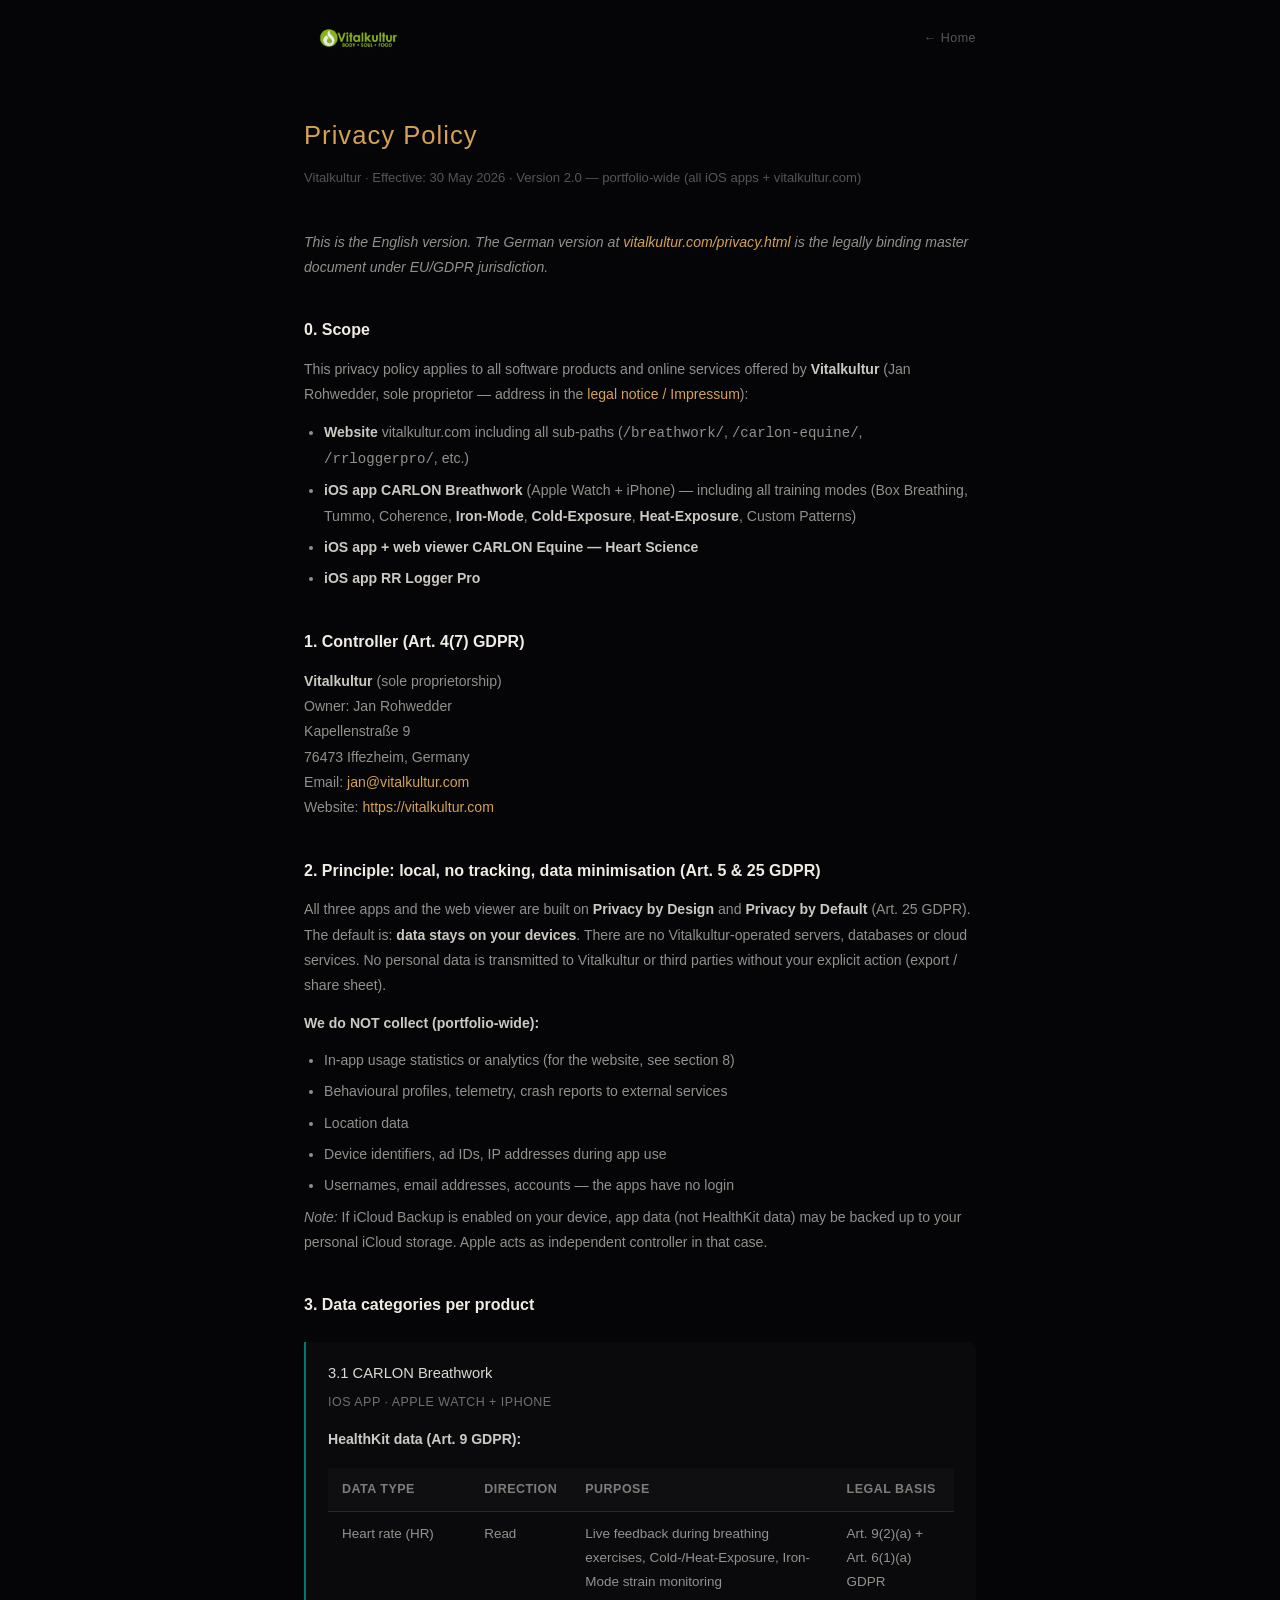
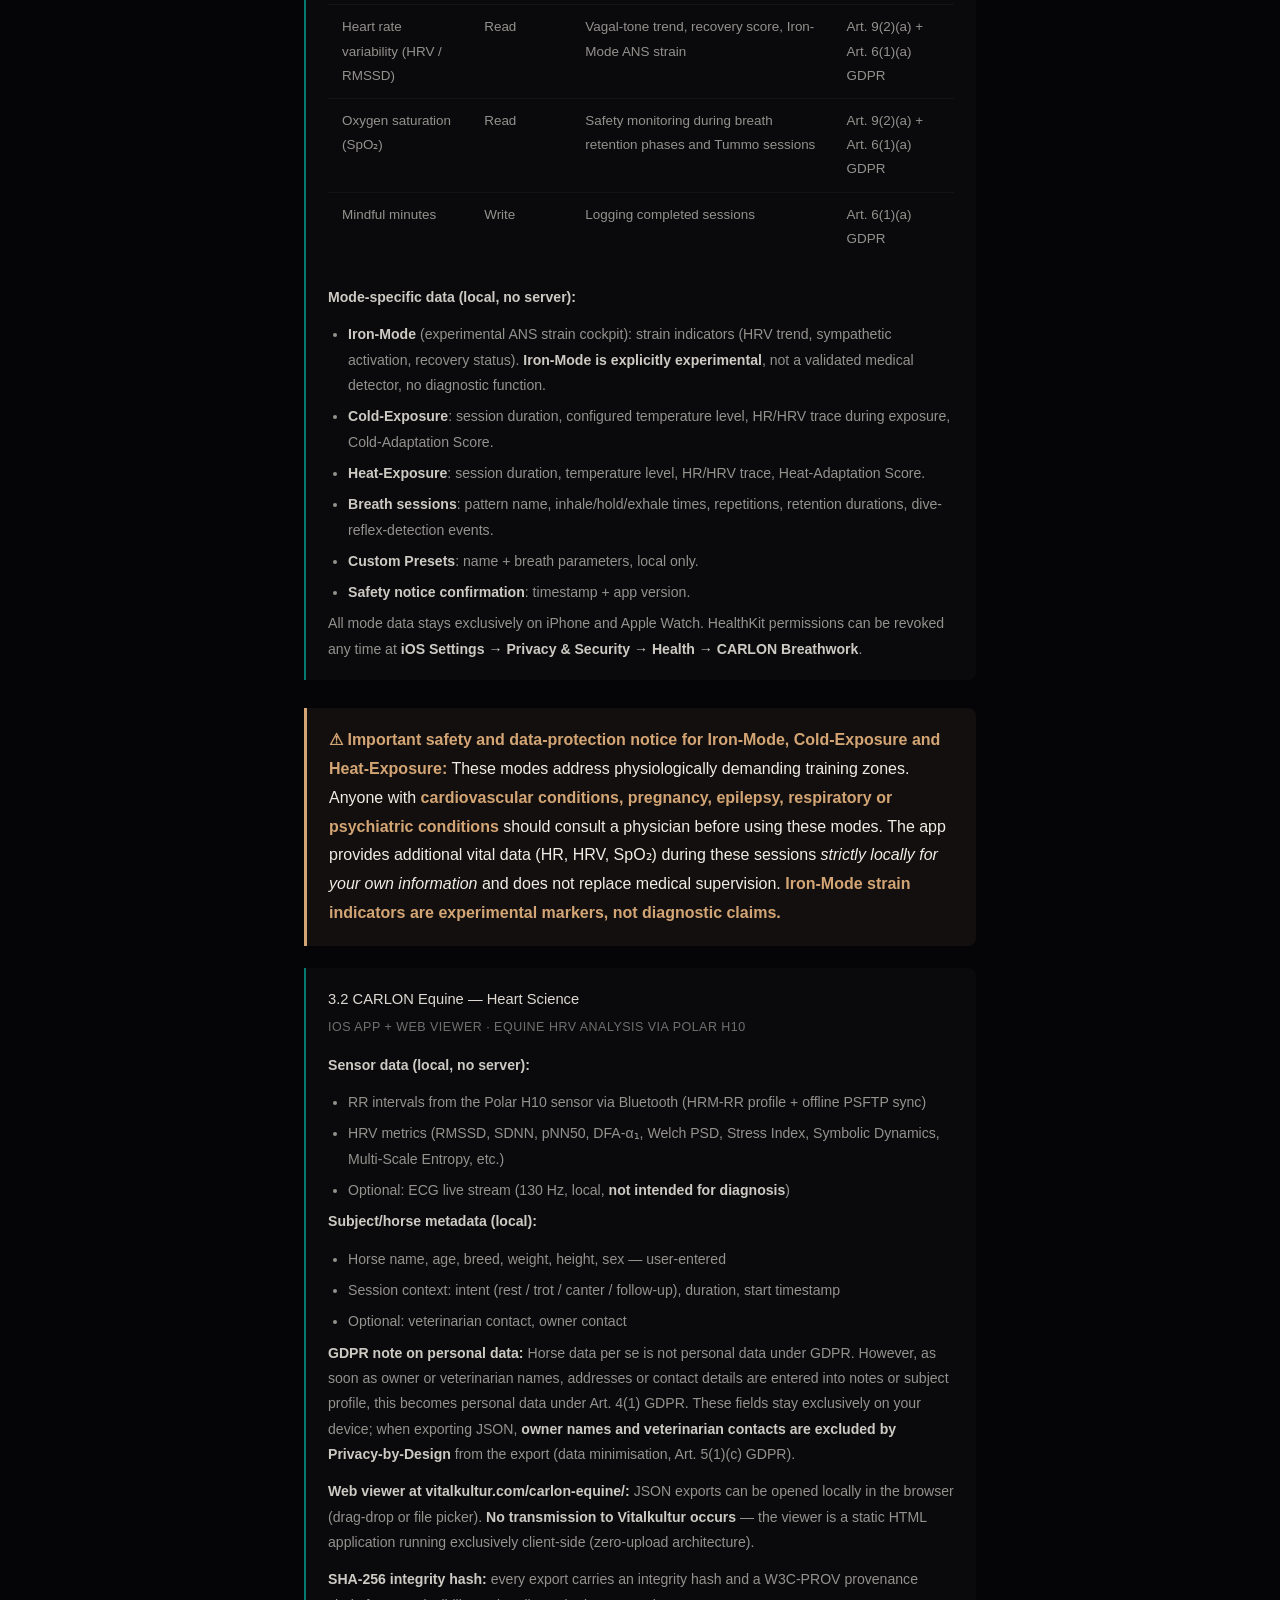
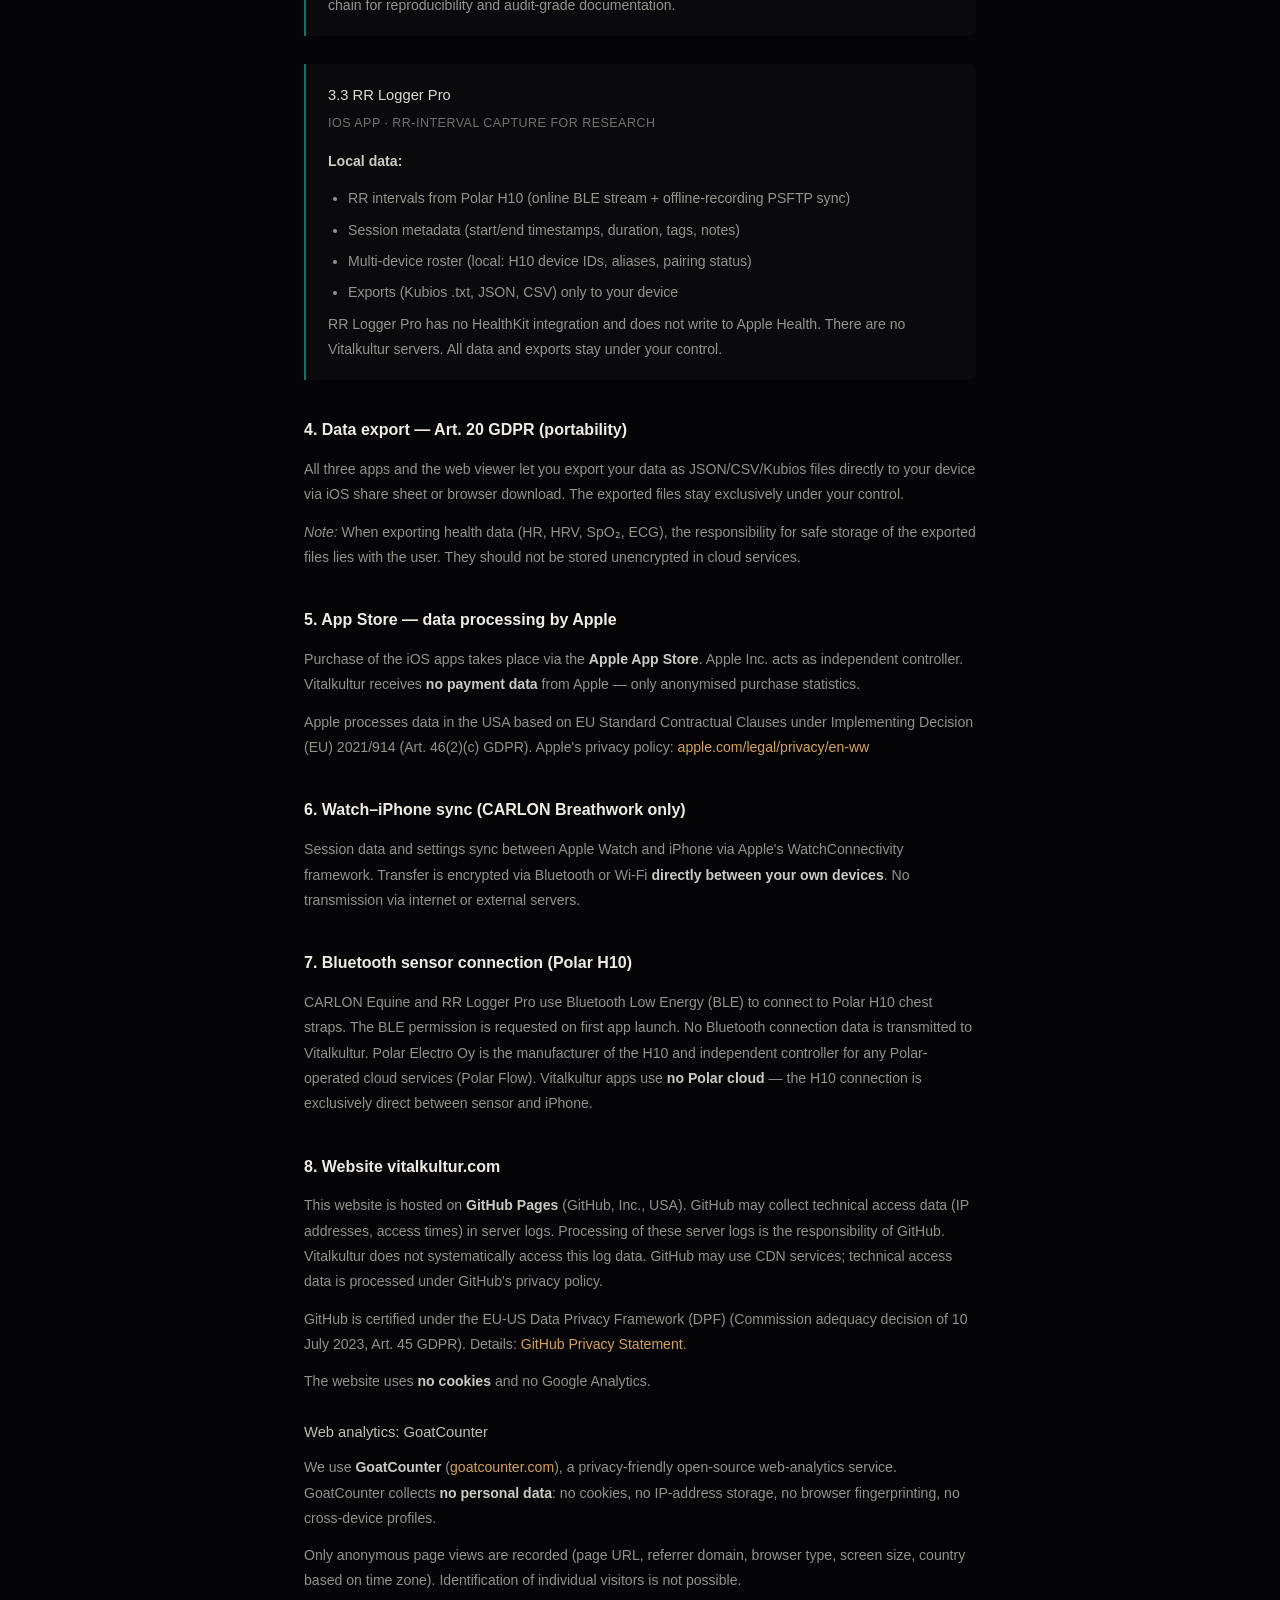
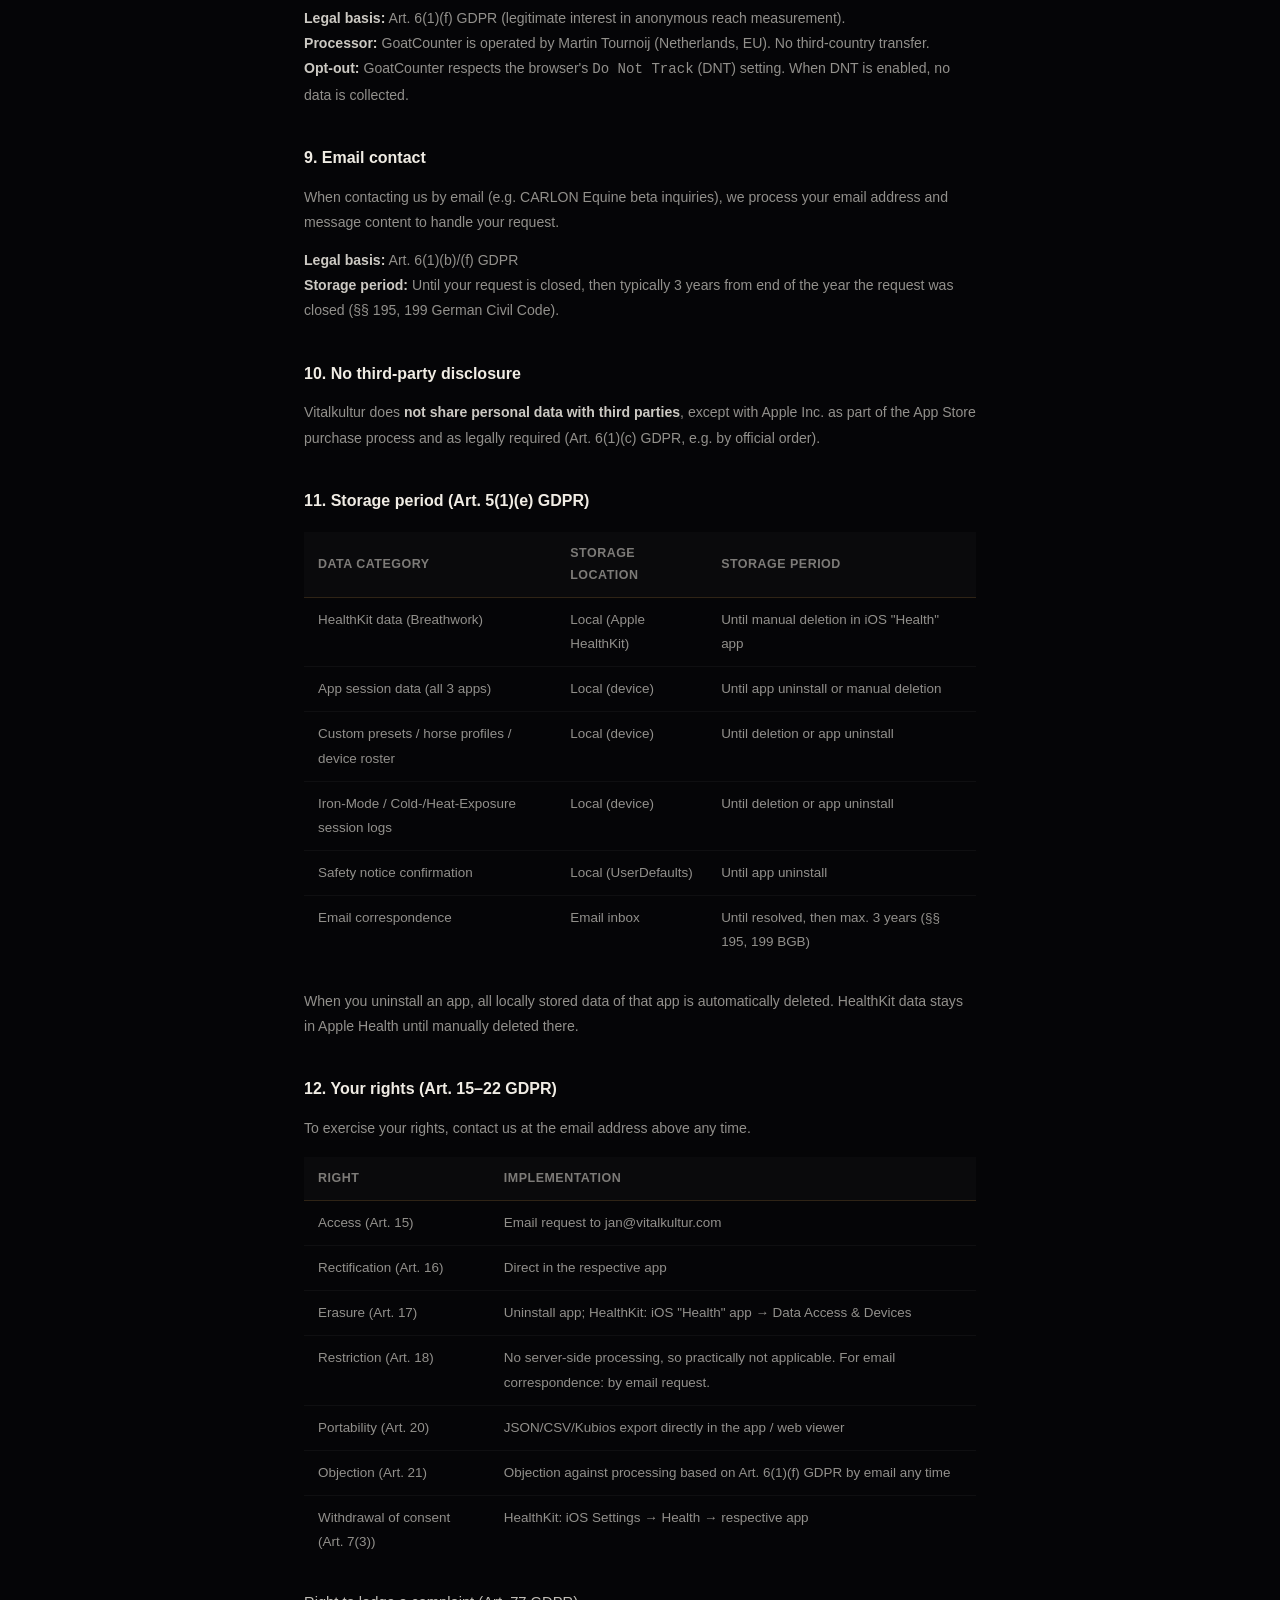
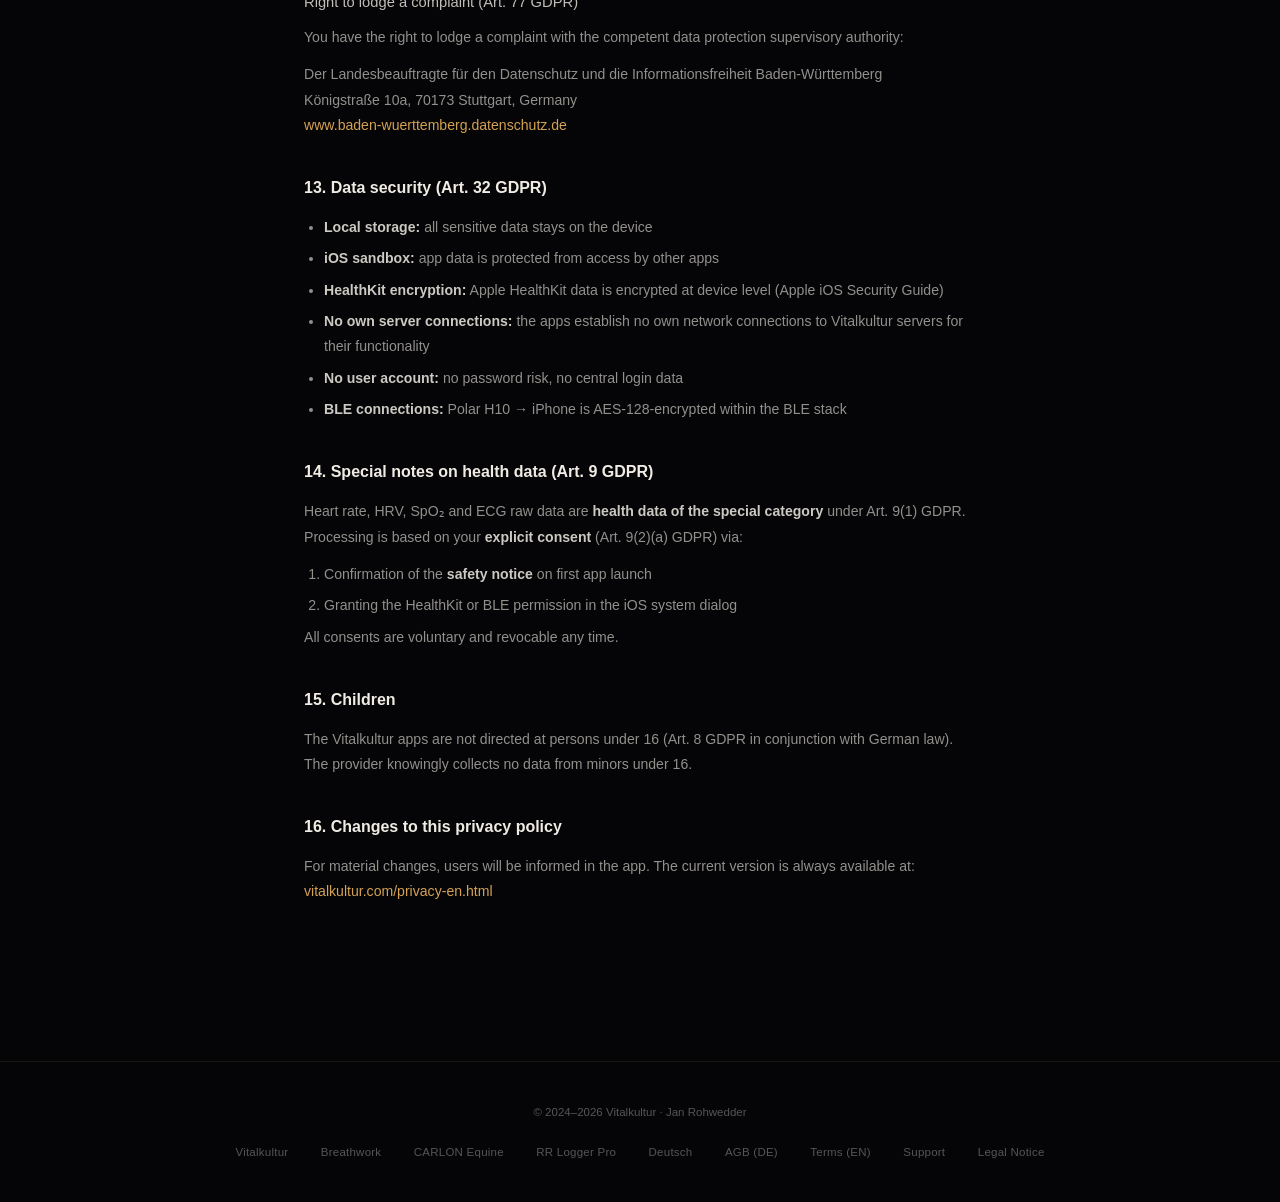
<file: privacy-en.html>
<!DOCTYPE html>
<html lang="en">
<head>
  <meta charset="UTF-8">
  <meta name="viewport" content="width=device-width, initial-scale=1.0">
  <title>Privacy Policy — Vitalkultur</title>
  <meta name="description" content="Vitalkultur privacy policy · covers vitalkultur.com and all iOS apps (CARLON Breathwork, CARLON Equine, RR Logger Pro).">
  <meta name="robots" content="index,follow">
  <link rel="stylesheet" href="style.css">
  <link rel="canonical" href="https://vitalkultur.com/privacy-en.html">
  <style>
    .legal .legal-product {
      margin: 22px 0 28px;
      padding: 18px 22px;
      background: rgba(255,255,255,0.025);
      border-left: 2px solid rgba(0, 212, 193, 0.55);
      border-radius: 0 8px 8px 0;
    }
    .legal .legal-product h3 { margin-top: 0; margin-bottom: 4px; color: rgba(240,236,228,0.92); }
    .legal .legal-product .product-meta {
      font-size: 0.78rem;
      color: rgba(240,236,228,0.45);
      letter-spacing: 0.04em;
      text-transform: uppercase;
      margin: 0 0 14px 0;
    }
    .legal .legal-product p:last-child { margin-bottom: 0; }
    .legal .legal-warning {
      margin: 22px 0;
      padding: 18px 22px;
      background: rgba(212, 165, 116, 0.06);
      border-left: 3px solid #d4a574;
      border-radius: 0 8px 8px 0;
    }
    .legal .legal-warning strong { color: #d4a574; }
  </style>
</head>
<body>

  <div class="legal-header">
    <a href="/"><img src="/assets/vitalkultur-wordmark.png" alt="Vitalkultur" style="height:28px;width:auto;vertical-align:middle;opacity:0.92"></a>
    <a href="/">← Home</a>
  </div>

  <div class="container legal">
    <h1>Privacy Policy</h1>
    <p class="subtitle">Vitalkultur · Effective: 30 May 2026 · Version 2.0 — portfolio-wide (all iOS apps + vitalkultur.com)</p>
    <p><em>This is the English version. The
    German version at <a href="/privacy.html">vitalkultur.com/privacy.html</a>
    is the legally binding master document under EU/GDPR jurisdiction.</em></p>

    <!-- ============================================================
         SCOPE
         ============================================================ -->

    <h2>0. Scope</h2>
    <p>
      This privacy policy applies to all software products and online services
      offered by <strong>Vitalkultur</strong> (Jan Rohwedder, sole proprietor —
      address in the <a href="/impressum.html">legal notice / Impressum</a>):
    </p>
    <ul>
      <li><strong>Website</strong> vitalkultur.com including all sub-paths
        (<code>/breathwork/</code>, <code>/carlon-equine/</code>,
        <code>/rrloggerpro/</code>, etc.)</li>
      <li><strong>iOS app CARLON Breathwork</strong> (Apple Watch + iPhone) —
        including all training modes (Box Breathing, Tummo, Coherence,
        <strong>Iron-Mode</strong>, <strong>Cold-Exposure</strong>,
        <strong>Heat-Exposure</strong>, Custom Patterns)</li>
      <li><strong>iOS app + web viewer CARLON Equine — Heart Science</strong></li>
      <li><strong>iOS app RR Logger Pro</strong></li>
    </ul>

    <!-- ============================================================
         CONTROLLER + PRINCIPLE
         ============================================================ -->

    <h2>1. Controller (Art. 4(7) GDPR)</h2>
    <p>
      <strong>Vitalkultur</strong> (sole proprietorship)<br>
      Owner: Jan Rohwedder<br>
      Kapellenstraße 9<br>
      76473 Iffezheim, Germany<br>
      Email: <a href="mailto:jan@vitalkultur.com">jan@vitalkultur.com</a><br>
      Website: <a href="https://vitalkultur.com">https://vitalkultur.com</a>
    </p>

    <h2>2. Principle: local, no tracking, data minimisation (Art. 5 &amp; 25 GDPR)</h2>
    <p>
      All three apps and the web viewer are built on <strong>Privacy by Design</strong>
      and <strong>Privacy by Default</strong> (Art. 25 GDPR). The default is:
      <strong>data stays on your devices</strong>. There are no Vitalkultur-operated
      servers, databases or cloud services. No personal data is transmitted to
      Vitalkultur or third parties without your explicit action (export / share sheet).
    </p>

    <p><strong>We do NOT collect (portfolio-wide):</strong></p>
    <ul>
      <li>In-app usage statistics or analytics
        (for the website, see section 8)</li>
      <li>Behavioural profiles, telemetry, crash reports to external services</li>
      <li>Location data</li>
      <li>Device identifiers, ad IDs, IP addresses during app use</li>
      <li>Usernames, email addresses, accounts — the apps have no login</li>
    </ul>
    <p>
      <em>Note:</em> If iCloud Backup is enabled on your device, app data
      (not HealthKit data) may be backed up to your personal iCloud storage.
      Apple acts as independent controller in that case.
    </p>

    <!-- ============================================================
         PER-APP DATA CATEGORIES
         ============================================================ -->

    <h2>3. Data categories per product</h2>

    <!-- ===== CARLON Breathwork ===== -->
    <div class="legal-product">
      <h3>3.1 CARLON Breathwork</h3>
      <p class="product-meta">iOS app · Apple Watch + iPhone</p>

      <p><strong>HealthKit data (Art. 9 GDPR):</strong></p>
      <table>
        <thead><tr><th>Data type</th><th>Direction</th><th>Purpose</th><th>Legal basis</th></tr></thead>
        <tbody>
          <tr><td>Heart rate (HR)</td><td>Read</td><td>Live feedback during breathing exercises, Cold-/Heat-Exposure, Iron-Mode strain monitoring</td><td>Art. 9(2)(a) + Art. 6(1)(a) GDPR</td></tr>
          <tr><td>Heart rate variability (HRV / RMSSD)</td><td>Read</td><td>Vagal-tone trend, recovery score, Iron-Mode ANS strain</td><td>Art. 9(2)(a) + Art. 6(1)(a) GDPR</td></tr>
          <tr><td>Oxygen saturation (SpO₂)</td><td>Read</td><td>Safety monitoring during breath retention phases and Tummo sessions</td><td>Art. 9(2)(a) + Art. 6(1)(a) GDPR</td></tr>
          <tr><td>Mindful minutes</td><td>Write</td><td>Logging completed sessions</td><td>Art. 6(1)(a) GDPR</td></tr>
        </tbody>
      </table>

      <p><strong>Mode-specific data (local, no server):</strong></p>
      <ul>
        <li><strong>Iron-Mode</strong> (experimental ANS strain cockpit):
          strain indicators (HRV trend, sympathetic activation, recovery status).
          <strong>Iron-Mode is explicitly experimental</strong>, not a validated
          medical detector, no diagnostic function.</li>
        <li><strong>Cold-Exposure</strong>: session duration, configured temperature
          level, HR/HRV trace during exposure, Cold-Adaptation Score.</li>
        <li><strong>Heat-Exposure</strong>: session duration, temperature level,
          HR/HRV trace, Heat-Adaptation Score.</li>
        <li><strong>Breath sessions</strong>: pattern name, inhale/hold/exhale times,
          repetitions, retention durations, dive-reflex-detection events.</li>
        <li><strong>Custom Presets</strong>: name + breath parameters, local only.</li>
        <li><strong>Safety notice confirmation</strong>: timestamp + app version.</li>
      </ul>

      <p>
        All mode data stays exclusively on iPhone and Apple Watch. HealthKit
        permissions can be revoked any time at
        <strong>iOS Settings → Privacy &amp; Security → Health → CARLON Breathwork</strong>.
      </p>
    </div>

    <!-- Safety box Cold/Heat/Iron -->
    <div class="legal-warning">
      <strong>⚠ Important safety and data-protection notice for Iron-Mode,
      Cold-Exposure and Heat-Exposure:</strong> These modes address physiologically
      demanding training zones. Anyone with <strong>cardiovascular conditions,
      pregnancy, epilepsy, respiratory or psychiatric conditions</strong> should
      consult a physician before using these modes. The app provides additional
      vital data (HR, HRV, SpO₂) during these sessions <em>strictly locally for
      your own information</em> and does not replace medical supervision.
      <strong>Iron-Mode strain indicators are experimental markers, not
      diagnostic claims.</strong>
    </div>

    <!-- ===== CARLON Equine ===== -->
    <div class="legal-product">
      <h3>3.2 CARLON Equine — Heart Science</h3>
      <p class="product-meta">iOS app + web viewer · equine HRV analysis via Polar H10</p>

      <p><strong>Sensor data (local, no server):</strong></p>
      <ul>
        <li>RR intervals from the Polar H10 sensor via Bluetooth (HRM-RR profile + offline PSFTP sync)</li>
        <li>HRV metrics (RMSSD, SDNN, pNN50, DFA-α₁, Welch PSD, Stress Index, Symbolic Dynamics, Multi-Scale Entropy, etc.)</li>
        <li>Optional: ECG live stream (130 Hz, local, <strong>not intended for diagnosis</strong>)</li>
      </ul>

      <p><strong>Subject/horse metadata (local):</strong></p>
      <ul>
        <li>Horse name, age, breed, weight, height, sex — user-entered</li>
        <li>Session context: intent (rest / trot / canter / follow-up), duration, start timestamp</li>
        <li>Optional: veterinarian contact, owner contact</li>
      </ul>

      <p><strong>GDPR note on personal data:</strong> Horse data per se is not
      personal data under GDPR. However, as soon as owner or veterinarian names,
      addresses or contact details are entered into notes or subject profile,
      this becomes personal data under Art. 4(1) GDPR. These fields stay
      exclusively on your device; when exporting JSON, <strong>owner names and
      veterinarian contacts are excluded by Privacy-by-Design</strong> from the
      export (data minimisation, Art. 5(1)(c) GDPR).</p>

      <p><strong>Web viewer at vitalkultur.com/carlon-equine/:</strong> JSON exports
      can be opened locally in the browser (drag-drop or file picker). <strong>No
      transmission to Vitalkultur occurs</strong> — the viewer is a static HTML
      application running exclusively client-side (zero-upload architecture).</p>

      <p><strong>SHA-256 integrity hash:</strong> every export carries an
      integrity hash and a W3C-PROV provenance chain for reproducibility and
      audit-grade documentation.</p>
    </div>

    <!-- ===== RR Logger Pro ===== -->
    <div class="legal-product">
      <h3>3.3 RR Logger Pro</h3>
      <p class="product-meta">iOS app · RR-interval capture for research</p>

      <p><strong>Local data:</strong></p>
      <ul>
        <li>RR intervals from Polar H10 (online BLE stream + offline-recording PSFTP sync)</li>
        <li>Session metadata (start/end timestamps, duration, tags, notes)</li>
        <li>Multi-device roster (local: H10 device IDs, aliases, pairing status)</li>
        <li>Exports (Kubios .txt, JSON, CSV) only to your device</li>
      </ul>

      <p>
        RR Logger Pro has no HealthKit integration and does not write to Apple
        Health. There are no Vitalkultur servers. All data and exports stay
        under your control.
      </p>
    </div>

    <h2>4. Data export — Art. 20 GDPR (portability)</h2>
    <p>
      All three apps and the web viewer let you export your data as
      JSON/CSV/Kubios files directly to your device via iOS share sheet or
      browser download. The exported files stay exclusively under your control.
    </p>
    <p>
      <em>Note:</em> When exporting health data (HR, HRV, SpO₂, ECG), the
      responsibility for safe storage of the exported files lies with the user.
      They should not be stored unencrypted in cloud services.
    </p>

    <h2>5. App Store — data processing by Apple</h2>
    <p>
      Purchase of the iOS apps takes place via the <strong>Apple App Store</strong>.
      Apple Inc. acts as independent controller. Vitalkultur receives
      <strong>no payment data</strong> from Apple — only anonymised purchase
      statistics.
    </p>
    <p>
      Apple processes data in the USA based on EU Standard Contractual Clauses
      under Implementing Decision (EU) 2021/914 (Art. 46(2)(c) GDPR). Apple's
      privacy policy:
      <a href="https://www.apple.com/legal/privacy/en-ww/" target="_blank" rel="noopener">apple.com/legal/privacy/en-ww</a>
    </p>

    <h2>6. Watch–iPhone sync (CARLON Breathwork only)</h2>
    <p>
      Session data and settings sync between Apple Watch and iPhone via Apple's
      WatchConnectivity framework. Transfer is encrypted via Bluetooth or
      Wi-Fi <strong>directly between your own devices</strong>. No transmission
      via internet or external servers.
    </p>

    <h2>7. Bluetooth sensor connection (Polar H10)</h2>
    <p>
      CARLON Equine and RR Logger Pro use Bluetooth Low Energy (BLE) to connect
      to Polar H10 chest straps. The BLE permission is requested on first app
      launch. No Bluetooth connection data is transmitted to Vitalkultur. Polar
      Electro Oy is the manufacturer of the H10 and independent controller for
      any Polar-operated cloud services (Polar Flow). Vitalkultur apps use
      <strong>no Polar cloud</strong> — the H10 connection is exclusively
      direct between sensor and iPhone.
    </p>

    <h2>8. Website vitalkultur.com</h2>
    <p>
      This website is hosted on <strong>GitHub Pages</strong> (GitHub, Inc., USA).
      GitHub may collect technical access data (IP addresses, access times) in
      server logs. Processing of these server logs is the responsibility of
      GitHub. Vitalkultur does not systematically access this log data. GitHub
      may use CDN services; technical access data is processed under GitHub's
      privacy policy.
    </p>
    <p>
      GitHub is certified under the EU-US Data Privacy Framework (DPF)
      (Commission adequacy decision of 10 July 2023, Art. 45 GDPR). Details:
      <a href="https://docs.github.com/en/site-policy/privacy-policies/github-general-privacy-statement" target="_blank" rel="noopener">GitHub Privacy Statement</a>.
    </p>
    <p>
      The website uses <strong>no cookies</strong> and no Google Analytics.
    </p>

    <h3>Web analytics: GoatCounter</h3>
    <p>
      We use <strong>GoatCounter</strong>
      (<a href="https://www.goatcounter.com" target="_blank" rel="noopener">goatcounter.com</a>),
      a privacy-friendly open-source web-analytics service. GoatCounter collects
      <strong>no personal data</strong>: no cookies, no IP-address storage, no
      browser fingerprinting, no cross-device profiles.
    </p>
    <p>
      Only anonymous page views are recorded (page URL, referrer domain, browser
      type, screen size, country based on time zone). Identification of individual
      visitors is not possible.
    </p>
    <p>
      <strong>Legal basis:</strong> Art. 6(1)(f) GDPR (legitimate interest in
      anonymous reach measurement).<br>
      <strong>Processor:</strong> GoatCounter is operated by Martin Tournoij
      (Netherlands, EU). No third-country transfer.<br>
      <strong>Opt-out:</strong> GoatCounter respects the browser's
      <code>Do Not Track</code> (DNT) setting. When DNT is enabled, no data is
      collected.
    </p>

    <h2>9. Email contact</h2>
    <p>
      When contacting us by email (e.g. CARLON Equine beta inquiries), we
      process your email address and message content to handle your request.
    </p>
    <p>
      <strong>Legal basis:</strong> Art. 6(1)(b)/(f) GDPR<br>
      <strong>Storage period:</strong> Until your request is closed, then
      typically 3 years from end of the year the request was closed
      (§§ 195, 199 German Civil Code).
    </p>

    <h2>10. No third-party disclosure</h2>
    <p>
      Vitalkultur does <strong>not share personal data with third parties</strong>,
      except with Apple Inc. as part of the App Store purchase process and as
      legally required (Art. 6(1)(c) GDPR, e.g. by official order).
    </p>

    <h2>11. Storage period (Art. 5(1)(e) GDPR)</h2>
    <table>
      <thead><tr><th>Data category</th><th>Storage location</th><th>Storage period</th></tr></thead>
      <tbody>
        <tr><td>HealthKit data (Breathwork)</td><td>Local (Apple HealthKit)</td><td>Until manual deletion in iOS "Health" app</td></tr>
        <tr><td>App session data (all 3 apps)</td><td>Local (device)</td><td>Until app uninstall or manual deletion</td></tr>
        <tr><td>Custom presets / horse profiles / device roster</td><td>Local (device)</td><td>Until deletion or app uninstall</td></tr>
        <tr><td>Iron-Mode / Cold-/Heat-Exposure session logs</td><td>Local (device)</td><td>Until deletion or app uninstall</td></tr>
        <tr><td>Safety notice confirmation</td><td>Local (UserDefaults)</td><td>Until app uninstall</td></tr>
        <tr><td>Email correspondence</td><td>Email inbox</td><td>Until resolved, then max. 3 years (§§ 195, 199 BGB)</td></tr>
      </tbody>
    </table>
    <p>
      When you uninstall an app, all locally stored data of that app is
      automatically deleted. HealthKit data stays in Apple Health until
      manually deleted there.
    </p>

    <h2>12. Your rights (Art. 15–22 GDPR)</h2>
    <p>
      To exercise your rights, contact us at the email address above any time.
    </p>
    <table>
      <thead><tr><th>Right</th><th>Implementation</th></tr></thead>
      <tbody>
        <tr><td>Access (Art. 15)</td><td>Email request to jan@vitalkultur.com</td></tr>
        <tr><td>Rectification (Art. 16)</td><td>Direct in the respective app</td></tr>
        <tr><td>Erasure (Art. 17)</td><td>Uninstall app; HealthKit: iOS "Health" app → Data Access &amp; Devices</td></tr>
        <tr><td>Restriction (Art. 18)</td><td>No server-side processing, so practically not applicable. For email correspondence: by email request.</td></tr>
        <tr><td>Portability (Art. 20)</td><td>JSON/CSV/Kubios export directly in the app / web viewer</td></tr>
        <tr><td>Objection (Art. 21)</td><td>Objection against processing based on Art. 6(1)(f) GDPR by email any time</td></tr>
        <tr><td>Withdrawal of consent (Art. 7(3))</td><td>HealthKit: iOS Settings → Health → respective app</td></tr>
      </tbody>
    </table>

    <h3>Right to lodge a complaint (Art. 77 GDPR)</h3>
    <p>
      You have the right to lodge a complaint with the competent data protection
      supervisory authority:
    </p>
    <p>
      Der Landesbeauftragte für den Datenschutz und die Informationsfreiheit
      Baden-Württemberg<br>
      Königstraße 10a, 70173 Stuttgart, Germany<br>
      <a href="https://www.baden-wuerttemberg.datenschutz.de" target="_blank" rel="noopener">www.baden-wuerttemberg.datenschutz.de</a>
    </p>

    <h2>13. Data security (Art. 32 GDPR)</h2>
    <ul>
      <li><strong>Local storage:</strong> all sensitive data stays on the device</li>
      <li><strong>iOS sandbox:</strong> app data is protected from access by other apps</li>
      <li><strong>HealthKit encryption:</strong> Apple HealthKit data is encrypted at device level (Apple iOS Security Guide)</li>
      <li><strong>No own server connections:</strong> the apps establish no own network connections to Vitalkultur servers for their functionality</li>
      <li><strong>No user account:</strong> no password risk, no central login data</li>
      <li><strong>BLE connections:</strong> Polar H10 → iPhone is AES-128-encrypted within the BLE stack</li>
    </ul>

    <h2>14. Special notes on health data (Art. 9 GDPR)</h2>
    <p>
      Heart rate, HRV, SpO₂ and ECG raw data are <strong>health data of the
      special category</strong> under Art. 9(1) GDPR. Processing is based on
      your <strong>explicit consent</strong> (Art. 9(2)(a) GDPR) via:
    </p>
    <ol>
      <li>Confirmation of the <strong>safety notice</strong> on first app launch</li>
      <li>Granting the HealthKit or BLE permission in the iOS system dialog</li>
    </ol>
    <p>
      All consents are voluntary and revocable any time.
    </p>

    <h2>15. Children</h2>
    <p>
      The Vitalkultur apps are not directed at persons under 16 (Art. 8 GDPR in
      conjunction with German law). The provider knowingly collects no data
      from minors under 16.
    </p>

    <h2>16. Changes to this privacy policy</h2>
    <p>
      For material changes, users will be informed in the app. The current
      version is always available at:
      <a href="https://vitalkultur.com/privacy-en.html">vitalkultur.com/privacy-en.html</a>
    </p>
  </div>

  <footer>
    <p>&copy; 2024–2026 Vitalkultur &middot; Jan Rohwedder</p>
    <nav>
      <a href="/">Vitalkultur</a>
      <a href="/breathwork/">Breathwork</a>
      <a href="/carlon-equine/">CARLON Equine</a>
      <a href="/rrloggerpro/">RR Logger Pro</a>
      <a href="/privacy.html">Deutsch</a>
      <a href="/agb.html">AGB (DE)</a>
      <a href="/terms.html">Terms (EN)</a>
      <a href="/support.html">Support</a>
      <a href="/impressum.html">Legal Notice</a>
    </nav>
  </footer>

</body>
</html>
</file>
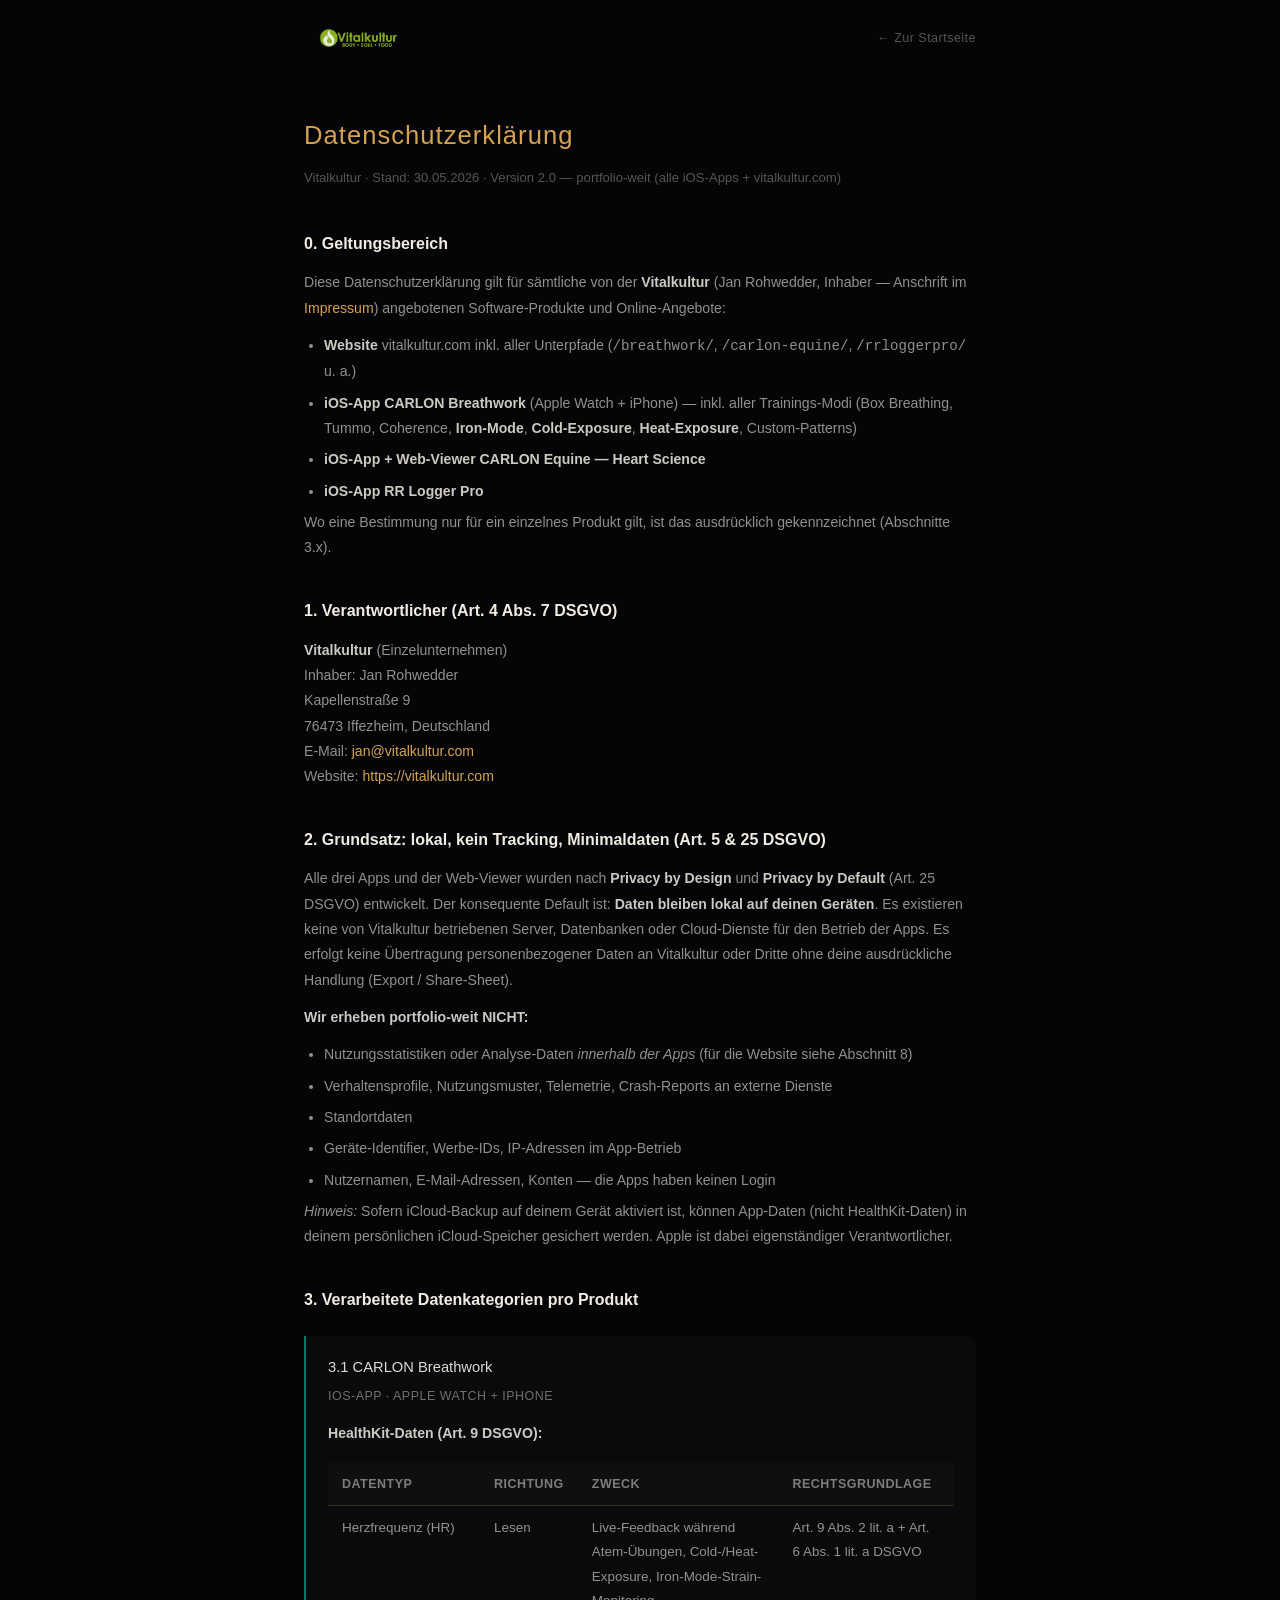
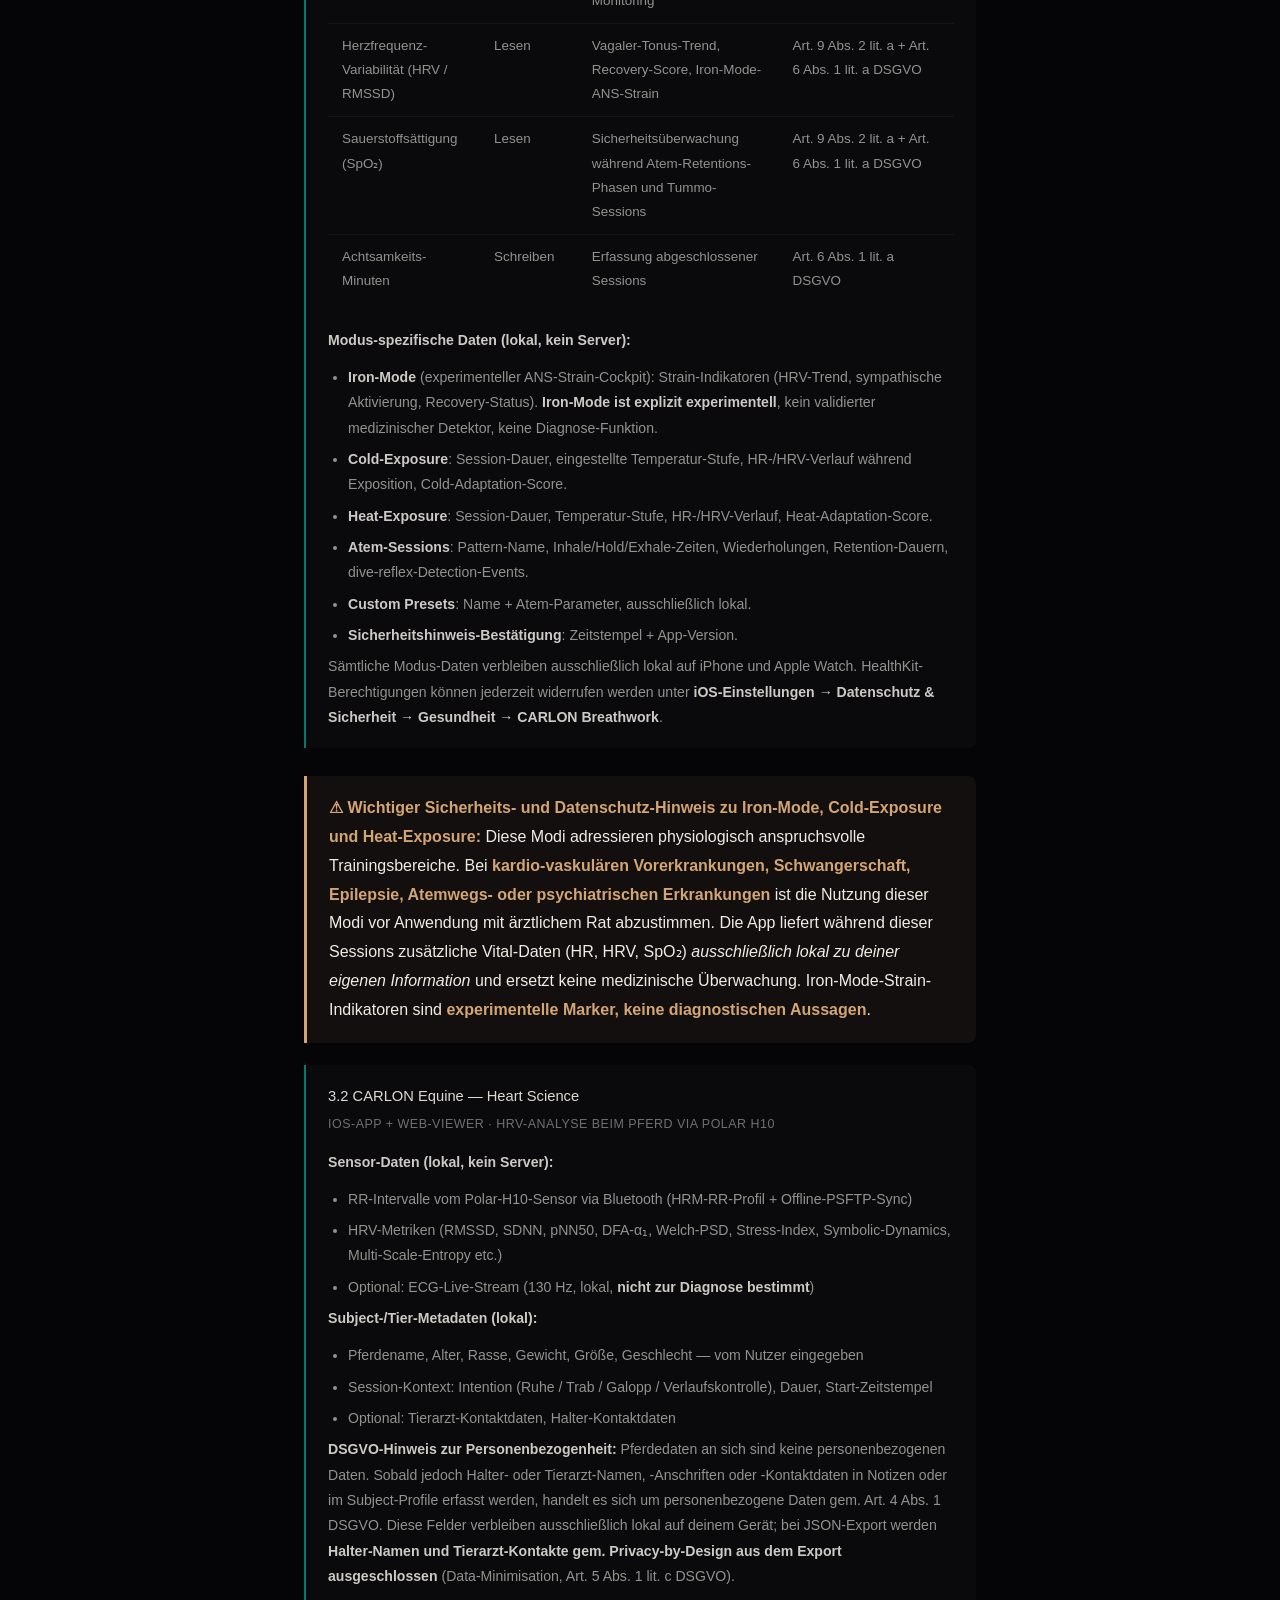
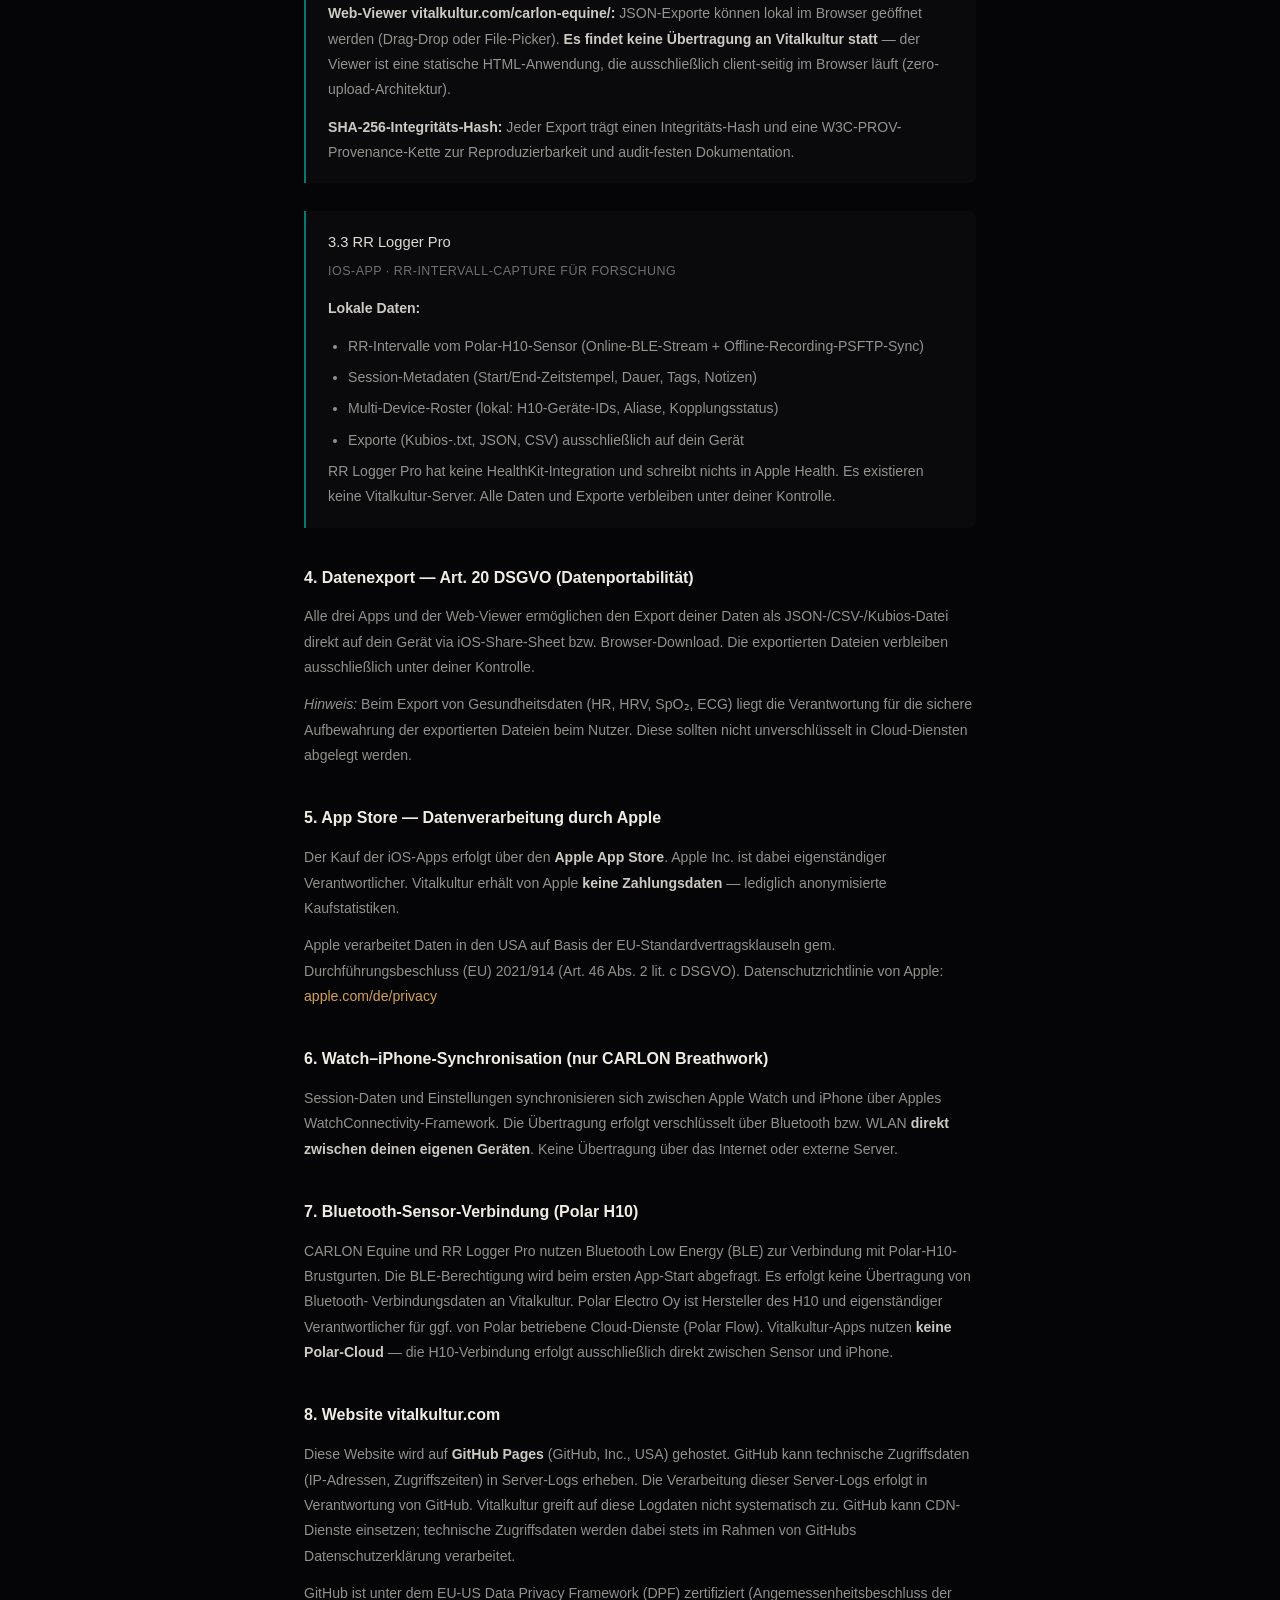
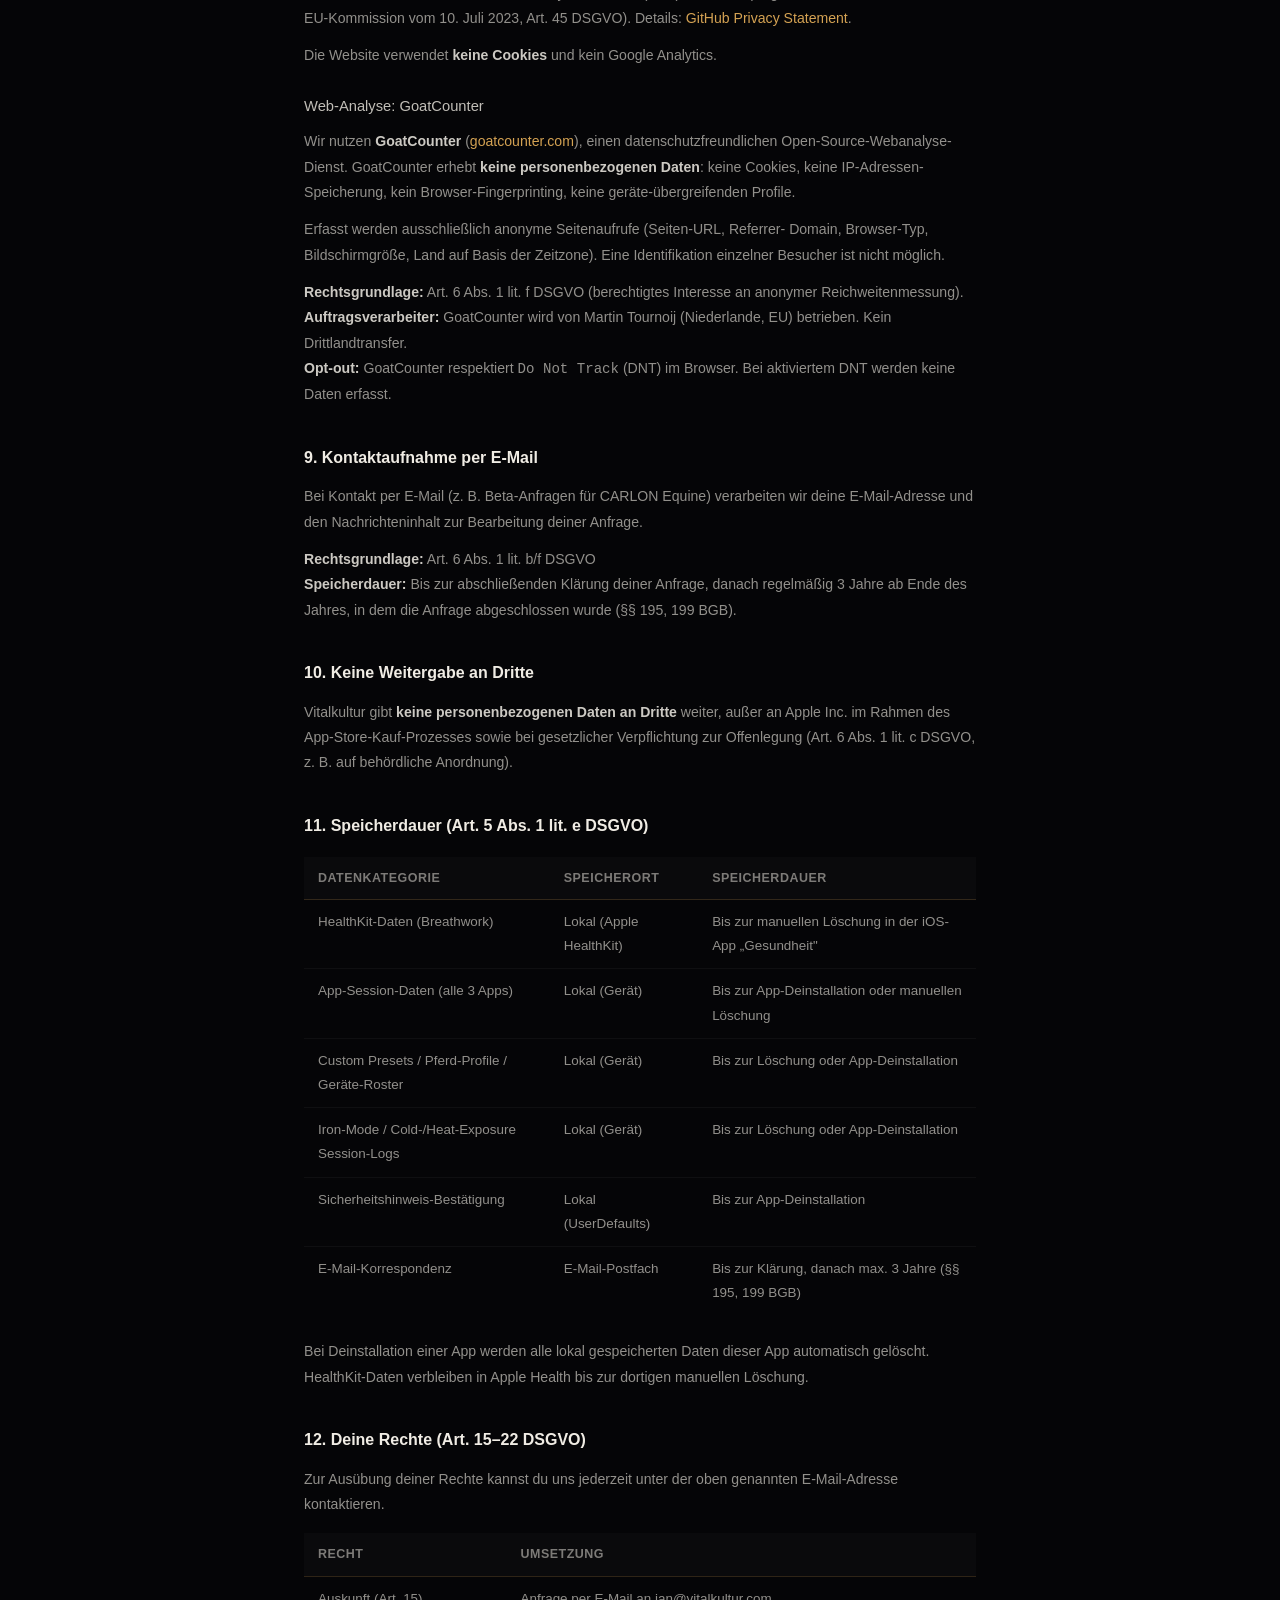
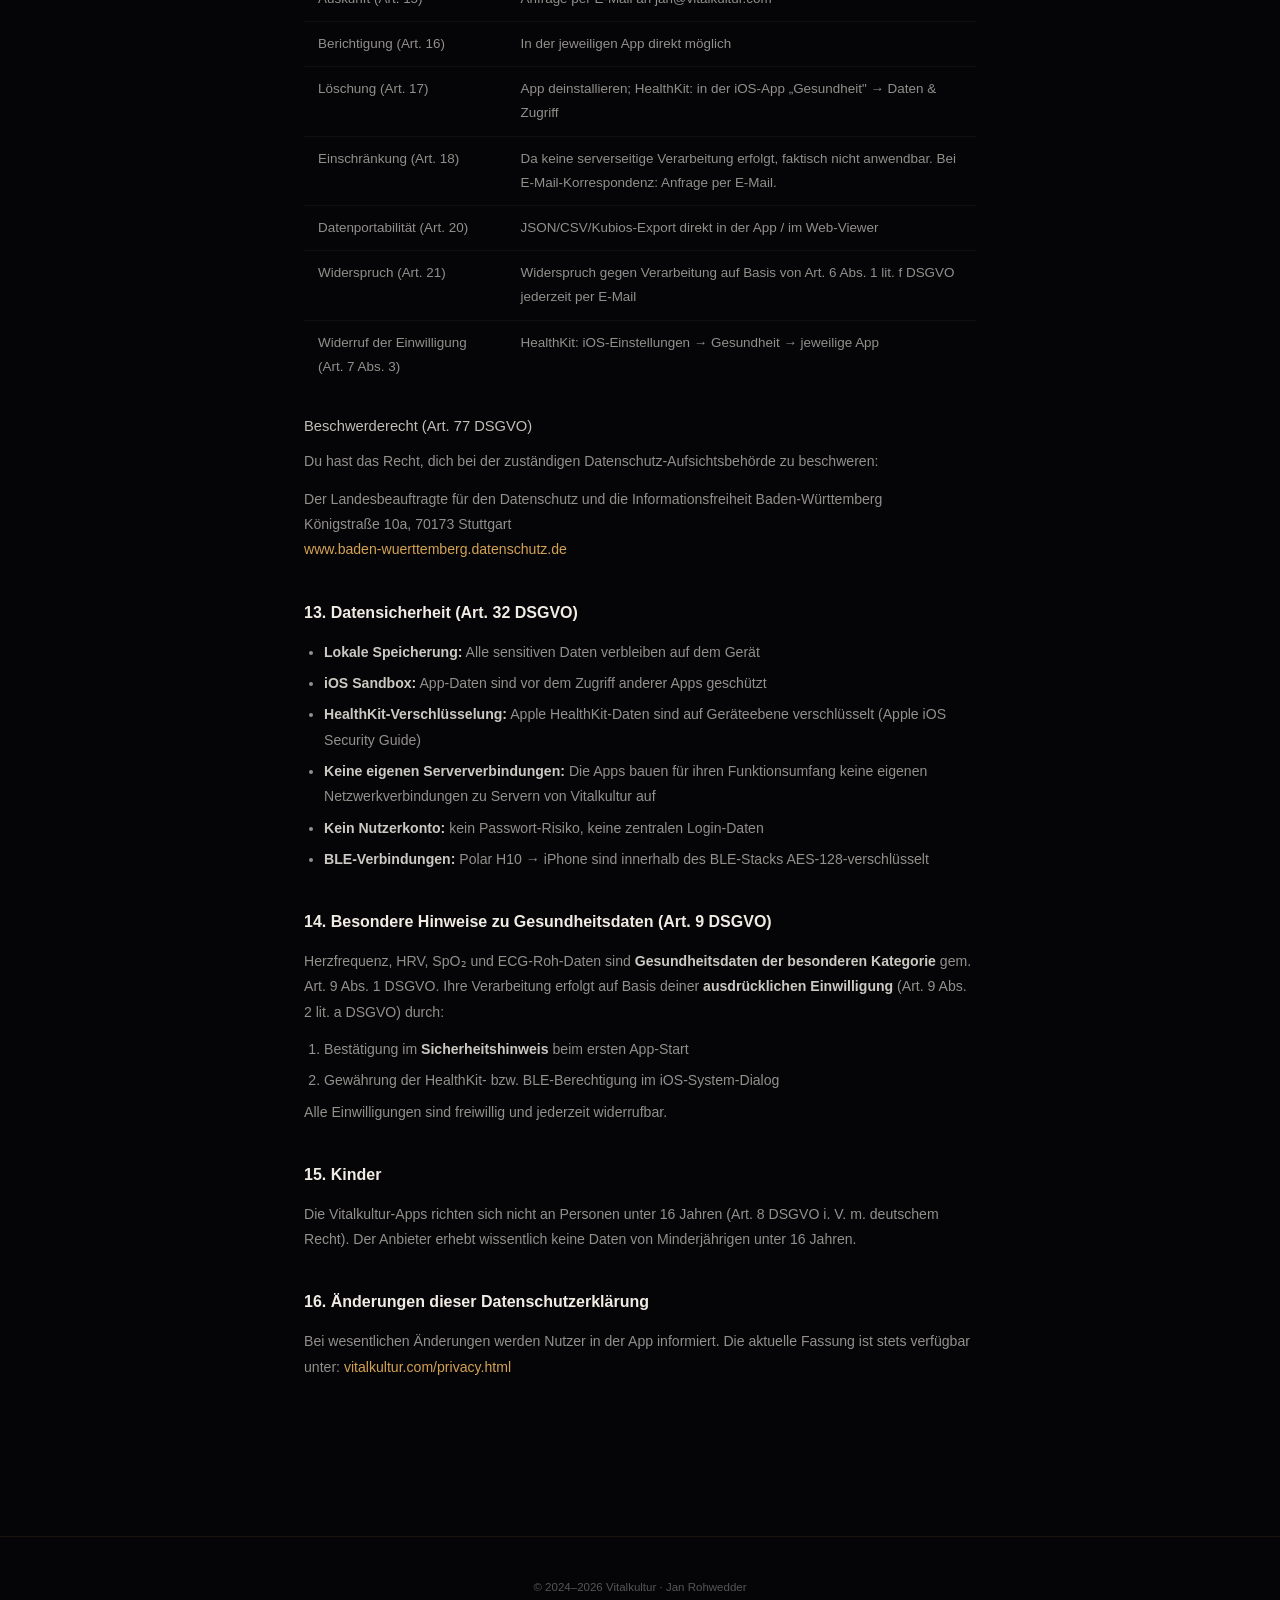
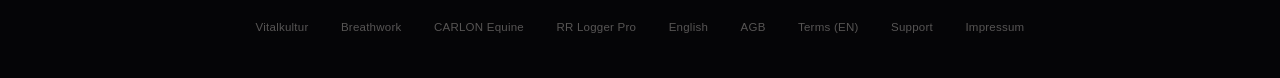
<file: privacy.html>
<!DOCTYPE html>
<html lang="de">
<head>
  <meta charset="UTF-8">
  <meta name="viewport" content="width=device-width, initial-scale=1.0">
  <title>Datenschutzerklärung — Vitalkultur</title>
  <meta name="description" content="Datenschutzerklärung der Vitalkultur · gilt für vitalkultur.com sowie alle iOS-Apps (CARLON Breathwork, CARLON Equine, RR Logger Pro).">
  <meta name="robots" content="index,follow">
  <link rel="stylesheet" href="style.css">
  <link rel="canonical" href="https://vitalkultur.com/privacy.html">
  <style>
    .legal .legal-product {
      margin: 22px 0 28px;
      padding: 18px 22px;
      background: rgba(255,255,255,0.025);
      border-left: 2px solid rgba(0, 212, 193, 0.55);
      border-radius: 0 8px 8px 0;
    }
    .legal .legal-product h3 { margin-top: 0; margin-bottom: 4px; color: rgba(240,236,228,0.92); }
    .legal .legal-product .product-meta {
      font-size: 0.78rem;
      color: rgba(240,236,228,0.45);
      letter-spacing: 0.04em;
      text-transform: uppercase;
      margin: 0 0 14px 0;
    }
    .legal .legal-product p:last-child { margin-bottom: 0; }
    .legal .legal-warning {
      margin: 22px 0;
      padding: 18px 22px;
      background: rgba(212, 165, 116, 0.06);
      border-left: 3px solid #d4a574;
      border-radius: 0 8px 8px 0;
    }
    .legal .legal-warning strong { color: #d4a574; }
  </style>
</head>
<body>

  <div class="legal-header">
    <a href="/"><img src="/assets/vitalkultur-wordmark.png" alt="Vitalkultur" style="height:28px;width:auto;vertical-align:middle;opacity:0.92"></a>
    <a href="/">← Zur Startseite</a>
  </div>

  <div class="container legal">
    <h1>Datenschutzerklärung</h1>
    <p class="subtitle">Vitalkultur · Stand: 30.05.2026 · Version 2.0 — portfolio-weit (alle iOS-Apps + vitalkultur.com)</p>

    <!-- ============================================================
         GELTUNGSBEREICH
         ============================================================ -->

    <h2>0. Geltungsbereich</h2>
    <p>
      Diese Datenschutzerklärung gilt für sämtliche von der <strong>Vitalkultur</strong>
      (Jan Rohwedder, Inhaber — Anschrift im <a href="/impressum.html">Impressum</a>)
      angebotenen Software-Produkte und Online-Angebote:
    </p>
    <ul>
      <li><strong>Website</strong> vitalkultur.com inkl. aller Unterpfade
        (<code>/breathwork/</code>, <code>/carlon-equine/</code>,
        <code>/rrloggerpro/</code> u.&nbsp;a.)</li>
      <li><strong>iOS-App CARLON Breathwork</strong> (Apple Watch + iPhone) — inkl.
        aller Trainings-Modi (Box Breathing, Tummo, Coherence, <strong>Iron-Mode</strong>,
        <strong>Cold-Exposure</strong>, <strong>Heat-Exposure</strong>, Custom-Patterns)</li>
      <li><strong>iOS-App + Web-Viewer CARLON Equine — Heart Science</strong></li>
      <li><strong>iOS-App RR Logger Pro</strong></li>
    </ul>
    <p>
      Wo eine Bestimmung nur für ein einzelnes Produkt gilt, ist das ausdrücklich
      gekennzeichnet (Abschnitte 3.x).
    </p>

    <!-- ============================================================
         VERANTWORTLICHER + GRUNDSATZ
         ============================================================ -->

    <h2>1. Verantwortlicher (Art. 4 Abs. 7 DSGVO)</h2>
    <p>
      <strong>Vitalkultur</strong> (Einzelunternehmen)<br>
      Inhaber: Jan Rohwedder<br>
      Kapellenstraße 9<br>
      76473 Iffezheim, Deutschland<br>
      E-Mail: <a href="mailto:jan@vitalkultur.com">jan@vitalkultur.com</a><br>
      Website: <a href="https://vitalkultur.com">https://vitalkultur.com</a>
    </p>

    <h2>2. Grundsatz: lokal, kein Tracking, Minimaldaten (Art. 5 &amp; 25 DSGVO)</h2>
    <p>
      Alle drei Apps und der Web-Viewer wurden nach <strong>Privacy by Design</strong>
      und <strong>Privacy by Default</strong> (Art. 25 DSGVO) entwickelt. Der
      konsequente Default ist: <strong>Daten bleiben lokal auf deinen Geräten</strong>.
      Es existieren keine von Vitalkultur betriebenen Server, Datenbanken oder
      Cloud-Dienste für den Betrieb der Apps. Es erfolgt keine Übertragung
      personenbezogener Daten an Vitalkultur oder Dritte ohne deine ausdrückliche
      Handlung (Export / Share-Sheet).
    </p>

    <p><strong>Wir erheben portfolio-weit NICHT:</strong></p>
    <ul>
      <li>Nutzungsstatistiken oder Analyse-Daten <em>innerhalb der Apps</em>
        (für die Website siehe Abschnitt 8)</li>
      <li>Verhaltensprofile, Nutzungsmuster, Telemetrie, Crash-Reports an
        externe Dienste</li>
      <li>Standortdaten</li>
      <li>Geräte-Identifier, Werbe-IDs, IP-Adressen im App-Betrieb</li>
      <li>Nutzernamen, E-Mail-Adressen, Konten — die Apps haben keinen Login</li>
    </ul>
    <p>
      <em>Hinweis:</em> Sofern iCloud-Backup auf deinem Gerät aktiviert ist,
      können App-Daten (nicht HealthKit-Daten) in deinem persönlichen iCloud-Speicher
      gesichert werden. Apple ist dabei eigenständiger Verantwortlicher.
    </p>

    <!-- ============================================================
         PRO-APP DATENKATEGORIEN UND BESONDERHEITEN
         ============================================================ -->

    <h2>3. Verarbeitete Datenkategorien pro Produkt</h2>

    <!-- ===== CARLON Breathwork ===== -->
    <div class="legal-product">
      <h3>3.1 CARLON Breathwork</h3>
      <p class="product-meta">iOS-App · Apple Watch + iPhone</p>

      <p><strong>HealthKit-Daten (Art. 9 DSGVO):</strong></p>
      <table>
        <thead><tr><th>Datentyp</th><th>Richtung</th><th>Zweck</th><th>Rechtsgrundlage</th></tr></thead>
        <tbody>
          <tr><td>Herzfrequenz (HR)</td><td>Lesen</td><td>Live-Feedback während Atem-Übungen, Cold-/Heat-Exposure, Iron-Mode-Strain-Monitoring</td><td>Art. 9 Abs. 2 lit. a + Art. 6 Abs. 1 lit. a DSGVO</td></tr>
          <tr><td>Herzfrequenz-Variabilität (HRV / RMSSD)</td><td>Lesen</td><td>Vagaler-Tonus-Trend, Recovery-Score, Iron-Mode-ANS-Strain</td><td>Art. 9 Abs. 2 lit. a + Art. 6 Abs. 1 lit. a DSGVO</td></tr>
          <tr><td>Sauerstoffsättigung (SpO₂)</td><td>Lesen</td><td>Sicherheitsüberwachung während Atem-Retentions-Phasen und Tummo-Sessions</td><td>Art. 9 Abs. 2 lit. a + Art. 6 Abs. 1 lit. a DSGVO</td></tr>
          <tr><td>Achtsamkeits-Minuten</td><td>Schreiben</td><td>Erfassung abgeschlossener Sessions</td><td>Art. 6 Abs. 1 lit. a DSGVO</td></tr>
        </tbody>
      </table>

      <p><strong>Modus-spezifische Daten (lokal, kein Server):</strong></p>
      <ul>
        <li><strong>Iron-Mode</strong> (experimenteller ANS-Strain-Cockpit):
          Strain-Indikatoren (HRV-Trend, sympathische Aktivierung, Recovery-Status).
          <strong>Iron-Mode ist explizit experimentell</strong>, kein validierter
          medizinischer Detektor, keine Diagnose-Funktion.</li>
        <li><strong>Cold-Exposure</strong>: Session-Dauer, eingestellte Temperatur-Stufe,
          HR-/HRV-Verlauf während Exposition, Cold-Adaptation-Score.</li>
        <li><strong>Heat-Exposure</strong>: Session-Dauer, Temperatur-Stufe, HR-/HRV-Verlauf,
          Heat-Adaptation-Score.</li>
        <li><strong>Atem-Sessions</strong>: Pattern-Name, Inhale/Hold/Exhale-Zeiten,
          Wiederholungen, Retention-Dauern, dive-reflex-Detection-Events.</li>
        <li><strong>Custom Presets</strong>: Name + Atem-Parameter, ausschließlich lokal.</li>
        <li><strong>Sicherheitshinweis-Bestätigung</strong>: Zeitstempel + App-Version.</li>
      </ul>

      <p>
        Sämtliche Modus-Daten verbleiben ausschließlich lokal auf iPhone und Apple Watch.
        HealthKit-Berechtigungen können jederzeit widerrufen werden unter
        <strong>iOS-Einstellungen → Datenschutz &amp; Sicherheit → Gesundheit → CARLON Breathwork</strong>.
      </p>
    </div>

    <!-- Sicherheits-Box Cold/Heat/Iron -->
    <div class="legal-warning">
      <strong>⚠ Wichtiger Sicherheits- und Datenschutz-Hinweis zu Iron-Mode,
      Cold-Exposure und Heat-Exposure:</strong> Diese Modi adressieren physiologisch
      anspruchsvolle Trainingsbereiche. Bei <strong>kardio-vaskulären Vorerkrankungen,
      Schwangerschaft, Epilepsie, Atemwegs- oder psychiatrischen Erkrankungen</strong>
      ist die Nutzung dieser Modi vor Anwendung mit ärztlichem Rat abzustimmen.
      Die App liefert während dieser Sessions zusätzliche Vital-Daten (HR, HRV,
      SpO₂) <em>ausschließlich lokal zu deiner eigenen Information</em> und ersetzt
      keine medizinische Überwachung. Iron-Mode-Strain-Indikatoren sind
      <strong>experimentelle Marker, keine diagnostischen Aussagen</strong>.
    </div>

    <!-- ===== CARLON Equine ===== -->
    <div class="legal-product">
      <h3>3.2 CARLON Equine — Heart Science</h3>
      <p class="product-meta">iOS-App + Web-Viewer · HRV-Analyse beim Pferd via Polar H10</p>

      <p><strong>Sensor-Daten (lokal, kein Server):</strong></p>
      <ul>
        <li>RR-Intervalle vom Polar-H10-Sensor via Bluetooth (HRM-RR-Profil + Offline-PSFTP-Sync)</li>
        <li>HRV-Metriken (RMSSD, SDNN, pNN50, DFA-α₁, Welch-PSD, Stress-Index, Symbolic-Dynamics, Multi-Scale-Entropy etc.)</li>
        <li>Optional: ECG-Live-Stream (130 Hz, lokal, <strong>nicht zur Diagnose bestimmt</strong>)</li>
      </ul>

      <p><strong>Subject-/Tier-Metadaten (lokal):</strong></p>
      <ul>
        <li>Pferdename, Alter, Rasse, Gewicht, Größe, Geschlecht — vom Nutzer eingegeben</li>
        <li>Session-Kontext: Intention (Ruhe / Trab / Galopp / Verlaufskontrolle), Dauer, Start-Zeitstempel</li>
        <li>Optional: Tierarzt-Kontaktdaten, Halter-Kontaktdaten</li>
      </ul>

      <p><strong>DSGVO-Hinweis zur Personenbezogenheit:</strong> Pferdedaten an sich
      sind keine personenbezogenen Daten. Sobald jedoch Halter- oder Tierarzt-Namen,
      -Anschriften oder -Kontaktdaten in Notizen oder im Subject-Profile erfasst werden,
      handelt es sich um personenbezogene Daten gem. Art. 4 Abs. 1 DSGVO. Diese
      Felder verbleiben ausschließlich lokal auf deinem Gerät; bei JSON-Export werden
      <strong>Halter-Namen und Tierarzt-Kontakte gem. Privacy-by-Design aus dem
      Export ausgeschlossen</strong> (Data-Minimisation, Art. 5 Abs. 1 lit. c DSGVO).</p>

      <p><strong>Web-Viewer vitalkultur.com/carlon-equine/:</strong> JSON-Exporte können
      lokal im Browser geöffnet werden (Drag-Drop oder File-Picker). <strong>Es findet
      keine Übertragung an Vitalkultur statt</strong> — der Viewer ist eine
      statische HTML-Anwendung, die ausschließlich client-seitig im Browser läuft
      (zero-upload-Architektur).</p>

      <p><strong>SHA-256-Integritäts-Hash:</strong> Jeder Export trägt einen
      Integritäts-Hash und eine W3C-PROV-Provenance-Kette zur Reproduzierbarkeit
      und audit-festen Dokumentation.</p>
    </div>

    <!-- ===== RR Logger Pro ===== -->
    <div class="legal-product">
      <h3>3.3 RR Logger Pro</h3>
      <p class="product-meta">iOS-App · RR-Intervall-Capture für Forschung</p>

      <p><strong>Lokale Daten:</strong></p>
      <ul>
        <li>RR-Intervalle vom Polar-H10-Sensor (Online-BLE-Stream + Offline-Recording-PSFTP-Sync)</li>
        <li>Session-Metadaten (Start/End-Zeitstempel, Dauer, Tags, Notizen)</li>
        <li>Multi-Device-Roster (lokal: H10-Geräte-IDs, Aliase, Kopplungsstatus)</li>
        <li>Exporte (Kubios-.txt, JSON, CSV) ausschließlich auf dein Gerät</li>
      </ul>

      <p>
        RR Logger Pro hat keine HealthKit-Integration und schreibt nichts in
        Apple Health. Es existieren keine Vitalkultur-Server. Alle Daten und
        Exporte verbleiben unter deiner Kontrolle.
      </p>
    </div>

    <h2>4. Datenexport — Art. 20 DSGVO (Datenportabilität)</h2>
    <p>
      Alle drei Apps und der Web-Viewer ermöglichen den Export deiner Daten als
      JSON-/CSV-/Kubios-Datei direkt auf dein Gerät via iOS-Share-Sheet bzw.
      Browser-Download. Die exportierten Dateien verbleiben ausschließlich
      unter deiner Kontrolle.
    </p>
    <p>
      <em>Hinweis:</em> Beim Export von Gesundheitsdaten (HR, HRV, SpO₂, ECG)
      liegt die Verantwortung für die sichere Aufbewahrung der exportierten
      Dateien beim Nutzer. Diese sollten nicht unverschlüsselt in Cloud-Diensten
      abgelegt werden.
    </p>

    <h2>5. App Store — Datenverarbeitung durch Apple</h2>
    <p>
      Der Kauf der iOS-Apps erfolgt über den <strong>Apple App Store</strong>.
      Apple Inc. ist dabei eigenständiger Verantwortlicher. Vitalkultur erhält
      von Apple <strong>keine Zahlungsdaten</strong> — lediglich anonymisierte
      Kaufstatistiken.
    </p>
    <p>
      Apple verarbeitet Daten in den USA auf Basis der EU-Standardvertragsklauseln
      gem. Durchführungsbeschluss (EU) 2021/914 (Art. 46 Abs. 2 lit. c DSGVO).
      Datenschutzrichtlinie von Apple:
      <a href="https://www.apple.com/de/privacy/" target="_blank" rel="noopener">apple.com/de/privacy</a>
    </p>

    <h2>6. Watch–iPhone-Synchronisation (nur CARLON Breathwork)</h2>
    <p>
      Session-Daten und Einstellungen synchronisieren sich zwischen Apple Watch
      und iPhone über Apples WatchConnectivity-Framework. Die Übertragung erfolgt
      verschlüsselt über Bluetooth bzw. WLAN <strong>direkt zwischen deinen
      eigenen Geräten</strong>. Keine Übertragung über das Internet oder externe Server.
    </p>

    <h2>7. Bluetooth-Sensor-Verbindung (Polar H10)</h2>
    <p>
      CARLON Equine und RR Logger Pro nutzen Bluetooth Low Energy (BLE) zur
      Verbindung mit Polar-H10-Brustgurten. Die BLE-Berechtigung wird beim
      ersten App-Start abgefragt. Es erfolgt keine Übertragung von Bluetooth-
      Verbindungsdaten an Vitalkultur. Polar Electro Oy ist Hersteller des H10
      und eigenständiger Verantwortlicher für ggf. von Polar betriebene Cloud-Dienste
      (Polar Flow). Vitalkultur-Apps nutzen <strong>keine Polar-Cloud</strong> —
      die H10-Verbindung erfolgt ausschließlich direkt zwischen Sensor und iPhone.
    </p>

    <h2>8. Website vitalkultur.com</h2>
    <p>
      Diese Website wird auf <strong>GitHub Pages</strong> (GitHub, Inc., USA)
      gehostet. GitHub kann technische Zugriffsdaten (IP-Adressen, Zugriffszeiten)
      in Server-Logs erheben. Die Verarbeitung dieser Server-Logs erfolgt in
      Verantwortung von GitHub. Vitalkultur greift auf diese Logdaten nicht
      systematisch zu. GitHub kann CDN-Dienste einsetzen; technische Zugriffsdaten
      werden dabei stets im Rahmen von GitHubs Datenschutzerklärung verarbeitet.
    </p>
    <p>
      GitHub ist unter dem EU-US Data Privacy Framework (DPF) zertifiziert
      (Angemessenheitsbeschluss der EU-Kommission vom 10. Juli 2023, Art. 45 DSGVO).
      Details:
      <a href="https://docs.github.com/en/site-policy/privacy-policies/github-general-privacy-statement" target="_blank" rel="noopener">GitHub Privacy Statement</a>.
    </p>
    <p>
      Die Website verwendet <strong>keine Cookies</strong> und kein Google Analytics.
    </p>

    <h3>Web-Analyse: GoatCounter</h3>
    <p>
      Wir nutzen <strong>GoatCounter</strong>
      (<a href="https://www.goatcounter.com" target="_blank" rel="noopener">goatcounter.com</a>),
      einen datenschutzfreundlichen Open-Source-Webanalyse-Dienst. GoatCounter
      erhebt <strong>keine personenbezogenen Daten</strong>: keine Cookies, keine
      IP-Adressen-Speicherung, kein Browser-Fingerprinting, keine geräte-übergreifenden
      Profile.
    </p>
    <p>
      Erfasst werden ausschließlich anonyme Seitenaufrufe (Seiten-URL, Referrer-
      Domain, Browser-Typ, Bildschirmgröße, Land auf Basis der Zeitzone). Eine
      Identifikation einzelner Besucher ist nicht möglich.
    </p>
    <p>
      <strong>Rechtsgrundlage:</strong> Art. 6 Abs. 1 lit. f DSGVO
      (berechtigtes Interesse an anonymer Reichweitenmessung).<br>
      <strong>Auftragsverarbeiter:</strong> GoatCounter wird von Martin Tournoij
      (Niederlande, EU) betrieben. Kein Drittlandtransfer.<br>
      <strong>Opt-out:</strong> GoatCounter respektiert <code>Do Not Track</code>
      (DNT) im Browser. Bei aktiviertem DNT werden keine Daten erfasst.
    </p>

    <h2>9. Kontaktaufnahme per E-Mail</h2>
    <p>
      Bei Kontakt per E-Mail (z.&nbsp;B. Beta-Anfragen für CARLON Equine)
      verarbeiten wir deine E-Mail-Adresse und den Nachrichteninhalt zur
      Bearbeitung deiner Anfrage.
    </p>
    <p>
      <strong>Rechtsgrundlage:</strong> Art. 6 Abs. 1 lit. b/f DSGVO<br>
      <strong>Speicherdauer:</strong> Bis zur abschließenden Klärung deiner Anfrage,
      danach regelmäßig 3 Jahre ab Ende des Jahres, in dem die Anfrage abgeschlossen
      wurde (§§ 195, 199 BGB).
    </p>

    <h2>10. Keine Weitergabe an Dritte</h2>
    <p>
      Vitalkultur gibt <strong>keine personenbezogenen Daten an Dritte</strong>
      weiter, außer an Apple Inc. im Rahmen des App-Store-Kauf-Prozesses sowie
      bei gesetzlicher Verpflichtung zur Offenlegung (Art. 6 Abs. 1 lit. c DSGVO,
      z.&nbsp;B. auf behördliche Anordnung).
    </p>

    <h2>11. Speicherdauer (Art. 5 Abs. 1 lit. e DSGVO)</h2>
    <table>
      <thead><tr><th>Datenkategorie</th><th>Speicherort</th><th>Speicherdauer</th></tr></thead>
      <tbody>
        <tr><td>HealthKit-Daten (Breathwork)</td><td>Lokal (Apple HealthKit)</td><td>Bis zur manuellen Löschung in der iOS-App „Gesundheit"</td></tr>
        <tr><td>App-Session-Daten (alle 3 Apps)</td><td>Lokal (Gerät)</td><td>Bis zur App-Deinstallation oder manuellen Löschung</td></tr>
        <tr><td>Custom Presets / Pferd-Profile / Geräte-Roster</td><td>Lokal (Gerät)</td><td>Bis zur Löschung oder App-Deinstallation</td></tr>
        <tr><td>Iron-Mode / Cold-/Heat-Exposure Session-Logs</td><td>Lokal (Gerät)</td><td>Bis zur Löschung oder App-Deinstallation</td></tr>
        <tr><td>Sicherheitshinweis-Bestätigung</td><td>Lokal (UserDefaults)</td><td>Bis zur App-Deinstallation</td></tr>
        <tr><td>E-Mail-Korrespondenz</td><td>E-Mail-Postfach</td><td>Bis zur Klärung, danach max. 3 Jahre (§§ 195, 199 BGB)</td></tr>
      </tbody>
    </table>
    <p>
      Bei Deinstallation einer App werden alle lokal gespeicherten Daten dieser
      App automatisch gelöscht. HealthKit-Daten verbleiben in Apple Health bis
      zur dortigen manuellen Löschung.
    </p>

    <h2>12. Deine Rechte (Art. 15–22 DSGVO)</h2>
    <p>
      Zur Ausübung deiner Rechte kannst du uns jederzeit unter der oben genannten
      E-Mail-Adresse kontaktieren.
    </p>
    <table>
      <thead><tr><th>Recht</th><th>Umsetzung</th></tr></thead>
      <tbody>
        <tr><td>Auskunft (Art. 15)</td><td>Anfrage per E-Mail an jan@vitalkultur.com</td></tr>
        <tr><td>Berichtigung (Art. 16)</td><td>In der jeweiligen App direkt möglich</td></tr>
        <tr><td>Löschung (Art. 17)</td><td>App deinstallieren; HealthKit: in der iOS-App „Gesundheit" → Daten &amp; Zugriff</td></tr>
        <tr><td>Einschränkung (Art. 18)</td><td>Da keine serverseitige Verarbeitung erfolgt, faktisch nicht anwendbar. Bei E-Mail-Korrespondenz: Anfrage per E-Mail.</td></tr>
        <tr><td>Datenportabilität (Art. 20)</td><td>JSON/CSV/Kubios-Export direkt in der App / im Web-Viewer</td></tr>
        <tr><td>Widerspruch (Art. 21)</td><td>Widerspruch gegen Verarbeitung auf Basis von Art. 6 Abs. 1 lit. f DSGVO jederzeit per E-Mail</td></tr>
        <tr><td>Widerruf der Einwilligung (Art. 7 Abs. 3)</td><td>HealthKit: iOS-Einstellungen → Gesundheit → jeweilige App</td></tr>
      </tbody>
    </table>

    <h3>Beschwerderecht (Art. 77 DSGVO)</h3>
    <p>
      Du hast das Recht, dich bei der zuständigen Datenschutz-Aufsichts­behörde
      zu beschweren:
    </p>
    <p>
      Der Landesbeauftragte für den Datenschutz und die Informations­freiheit
      Baden-Württemberg<br>
      Königstraße 10a, 70173 Stuttgart<br>
      <a href="https://www.baden-wuerttemberg.datenschutz.de" target="_blank" rel="noopener">www.baden-wuerttemberg.datenschutz.de</a>
    </p>

    <h2>13. Datensicherheit (Art. 32 DSGVO)</h2>
    <ul>
      <li><strong>Lokale Speicherung:</strong> Alle sensitiven Daten verbleiben auf dem Gerät</li>
      <li><strong>iOS Sandbox:</strong> App-Daten sind vor dem Zugriff anderer Apps geschützt</li>
      <li><strong>HealthKit-Verschlüsselung:</strong> Apple HealthKit-Daten sind auf Geräteebene verschlüsselt (Apple iOS Security Guide)</li>
      <li><strong>Keine eigenen Serververbindungen:</strong> Die Apps bauen für ihren Funktionsumfang keine eigenen Netzwerk­verbindungen zu Servern von Vitalkultur auf</li>
      <li><strong>Kein Nutzerkonto:</strong> kein Passwort-Risiko, keine zentralen Login-Daten</li>
      <li><strong>BLE-Verbindungen:</strong> Polar H10 → iPhone sind innerhalb des BLE-Stacks AES-128-verschlüsselt</li>
    </ul>

    <h2>14. Besondere Hinweise zu Gesundheitsdaten (Art. 9 DSGVO)</h2>
    <p>
      Herzfrequenz, HRV, SpO₂ und ECG-Roh-Daten sind <strong>Gesundheits­daten
      der besonderen Kategorie</strong> gem. Art. 9 Abs. 1 DSGVO. Ihre Verarbeitung
      erfolgt auf Basis deiner <strong>ausdrücklichen Einwilligung</strong>
      (Art. 9 Abs. 2 lit. a DSGVO) durch:
    </p>
    <ol>
      <li>Bestätigung im <strong>Sicherheitshinweis</strong> beim ersten App-Start</li>
      <li>Gewährung der HealthKit- bzw. BLE-Berechtigung im iOS-System-Dialog</li>
    </ol>
    <p>
      Alle Einwilligungen sind freiwillig und jederzeit widerrufbar.
    </p>

    <h2>15. Kinder</h2>
    <p>
      Die Vitalkultur-Apps richten sich nicht an Personen unter 16 Jahren
      (Art. 8 DSGVO i.&nbsp;V.&nbsp;m. deutschem Recht). Der Anbieter erhebt
      wissentlich keine Daten von Minder­jährigen unter 16 Jahren.
    </p>

    <h2>16. Änderungen dieser Datenschutzerklärung</h2>
    <p>
      Bei wesentlichen Änderungen werden Nutzer in der App informiert. Die aktuelle
      Fassung ist stets verfügbar unter:
      <a href="https://vitalkultur.com/privacy.html">vitalkultur.com/privacy.html</a>
    </p>
  </div>

  <footer>
    <p>&copy; 2024–2026 Vitalkultur &middot; Jan Rohwedder</p>
    <nav>
      <a href="/">Vitalkultur</a>
      <a href="/breathwork/">Breathwork</a>
      <a href="/carlon-equine/">CARLON Equine</a>
      <a href="/rrloggerpro/">RR Logger Pro</a>
      <a href="/privacy-en.html">English</a>
      <a href="/agb.html">AGB</a>
      <a href="/terms.html">Terms (EN)</a>
      <a href="/support.html">Support</a>
      <a href="/impressum.html">Impressum</a>
    </nav>
  </footer>

</body>
</html>
</file>
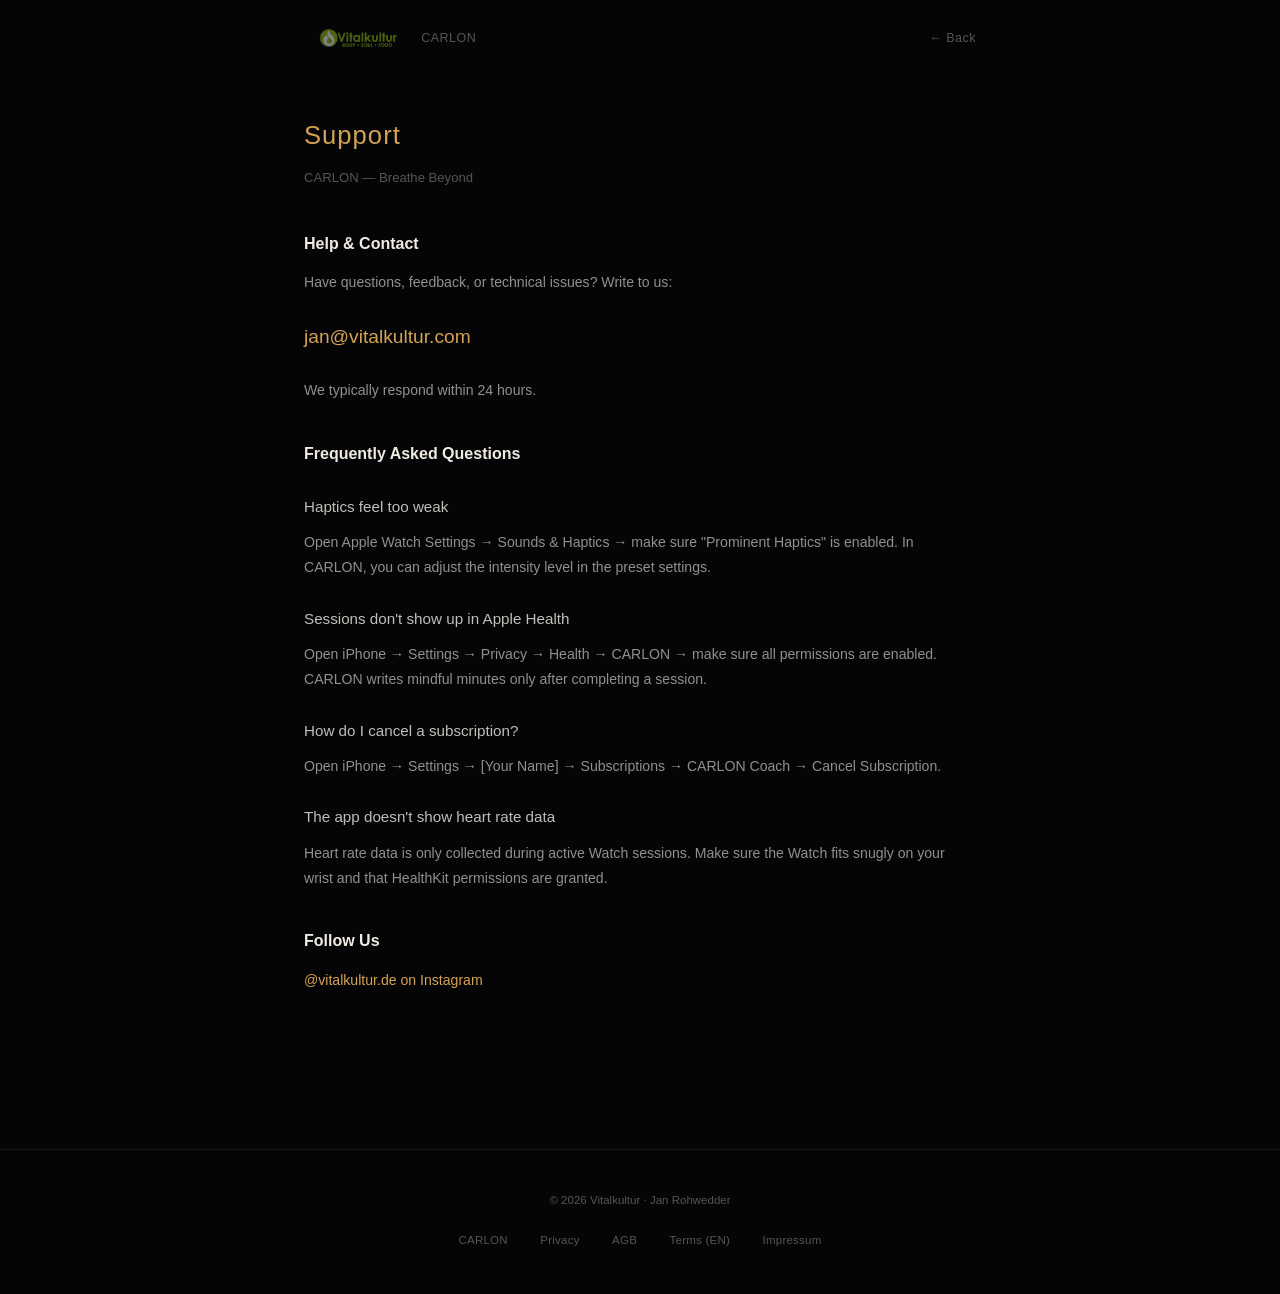
<file: support.html>
<!DOCTYPE html>
<html lang="en">
<head>
  <meta charset="UTF-8">
  <meta name="viewport" content="width=device-width, initial-scale=1.0">
  <title>Support — CARLON | Vitalkultur</title>
  <link rel="stylesheet" href="style.css">
</head>
<body>

  <div class="legal-header">
    <a href="/"><img src="vitalkultur-logo.png" alt="Vitalkultur"> CARLON</a>
    <a href="/">← Back</a>
  </div>
  <div class="container legal">
    <h1>Support</h1>
    <p class="subtitle">CARLON — Breathe Beyond</p>

    <h2>Help & Contact</h2>
    <p>Have questions, feedback, or technical issues? Write to us:</p>
    <p style="font-size:1.2rem; margin: 24px 0;">
      <a href="mailto:jan@vitalkultur.com" style="color:var(--accent);">jan@vitalkultur.com</a>
    </p>
    <p>We typically respond within 24 hours.</p>

    <h2>Frequently Asked Questions</h2>

    <h3 style="font-size:0.95rem; margin-top:24px;">Haptics feel too weak</h3>
    <p>Open Apple Watch Settings &rarr; Sounds & Haptics &rarr; make sure "Prominent Haptics" is enabled. In CARLON, you can adjust the intensity level in the preset settings.</p>

    <h3 style="font-size:0.95rem; margin-top:24px;">Sessions don't show up in Apple Health</h3>
    <p>Open iPhone &rarr; Settings &rarr; Privacy &rarr; Health &rarr; CARLON &rarr; make sure all permissions are enabled. CARLON writes mindful minutes only after completing a session.</p>

    <h3 style="font-size:0.95rem; margin-top:24px;">How do I cancel a subscription?</h3>
    <p>Open iPhone &rarr; Settings &rarr; [Your Name] &rarr; Subscriptions &rarr; CARLON Coach &rarr; Cancel Subscription.</p>

    <h3 style="font-size:0.95rem; margin-top:24px;">The app doesn't show heart rate data</h3>
    <p>Heart rate data is only collected during active Watch sessions. Make sure the Watch fits snugly on your wrist and that HealthKit permissions are granted.</p>

    <h2>Follow Us</h2>
    <p><a href="https://instagram.com/vitalkultur.de" target="_blank" rel="noopener">@vitalkultur.de on Instagram</a></p>
  </div>

  <footer>
    <p>&copy; 2026 Vitalkultur &middot; Jan Rohwedder</p>
    <nav>
      <a href="/">CARLON</a>
      <a href="/privacy.html">Privacy</a>
      <a href="/agb.html">AGB</a>
      <a href="/terms.html">Terms (EN)</a>
      <a href="/impressum.html">Impressum</a>
    </nav>
  </footer>

</body>
</html>
</file>
<file: style.css>
:root {
  --bg: #050507;
  --text: #f0ece4;
  --muted: rgba(240,236,228,0.35);
  --accent: #d4a253;
  --glow: rgba(212,162,83,0.4);
  --glow-soft: rgba(212,162,83,0.08);
  --glass: rgba(255,255,255,0.03);
  --glass-border: rgba(212,162,83,0.1);
  --glass-hover: rgba(255,255,255,0.06);
  --max-w: 720px;
  --font: -apple-system, 'SF Pro Display', 'Helvetica Neue', sans-serif;
}

* { margin:0; padding:0; box-sizing:border-box; }
html { font-size:16px; scroll-behavior:smooth; }

body {
  background: var(--bg);
  color: var(--text);
  font-family: var(--font);
  line-height: 1.8;
  -webkit-font-smoothing: antialiased;
  overflow-x: hidden;
}

a { color: var(--accent); text-decoration:none; transition: opacity 0.2s; }
a:hover { opacity: 0.7; }

/* ═══════════════════════════════════════ */
/* STAR FIELD BACKGROUND                   */
/* ═══════════════════════════════════════ */

.stars {
  position: fixed;
  top: 0; left: 0;
  width: 100%; height: 100%;
  z-index: 0;
  pointer-events: none;
  background:
    radial-gradient(1px 1px at 10% 20%, rgba(212,162,83,0.3), transparent),
    radial-gradient(1px 1px at 30% 70%, rgba(255,255,255,0.15), transparent),
    radial-gradient(1px 1px at 50% 10%, rgba(212,162,83,0.2), transparent),
    radial-gradient(1px 1px at 70% 40%, rgba(255,255,255,0.1), transparent),
    radial-gradient(1px 1px at 90% 80%, rgba(212,162,83,0.25), transparent),
    radial-gradient(1px 1px at 15% 90%, rgba(255,255,255,0.12), transparent),
    radial-gradient(1px 1px at 45% 50%, rgba(212,162,83,0.15), transparent),
    radial-gradient(1px 1px at 80% 15%, rgba(255,255,255,0.08), transparent),
    radial-gradient(0.5px 0.5px at 25% 35%, rgba(255,255,255,0.2), transparent),
    radial-gradient(0.5px 0.5px at 65% 65%, rgba(212,162,83,0.18), transparent),
    radial-gradient(0.5px 0.5px at 85% 55%, rgba(255,255,255,0.12), transparent),
    radial-gradient(0.5px 0.5px at 5% 60%, rgba(212,162,83,0.2), transparent),
    radial-gradient(0.5px 0.5px at 55% 85%, rgba(255,255,255,0.1), transparent),
    radial-gradient(0.5px 0.5px at 35% 25%, rgba(212,162,83,0.12), transparent),
    radial-gradient(0.5px 0.5px at 75% 90%, rgba(255,255,255,0.15), transparent);
}

.content { position: relative; z-index: 1; }

/* ═══════════════════════════════════════ */
/* FLOWER OF LIFE (pure CSS)               */
/* ═══════════════════════════════════════ */

.flower-container {
  position: relative;
  width: 160px;
  height: 160px;
  margin: 0 auto 32px;
}

.flower-ring {
  position: absolute;
  border-radius: 50%;
  border: 1px solid var(--accent);
  opacity: 0.25;
  animation: flower-breathe 8s ease-in-out infinite;
}

.flower-ring.center { width:80px; height:80px; top:40px; left:40px; opacity:0.4; }
.flower-ring.r1 { width:80px; height:80px; top:0; left:40px; animation-delay: -1s; }
.flower-ring.r2 { width:80px; height:80px; top:20px; left:74px; animation-delay: -2s; }
.flower-ring.r3 { width:80px; height:80px; top:60px; left:74px; animation-delay: -3s; }
.flower-ring.r4 { width:80px; height:80px; top:80px; left:40px; animation-delay: -4s; }
.flower-ring.r5 { width:80px; height:80px; top:60px; left:6px; animation-delay: -5s; }
.flower-ring.r6 { width:80px; height:80px; top:20px; left:6px; animation-delay: -6s; }

.flower-glow {
  position: absolute;
  width: 120px; height: 120px;
  top: 20px; left: 20px;
  border-radius: 50%;
  background: radial-gradient(circle, var(--glow) 0%, transparent 70%);
  filter: blur(20px);
  animation: flower-breathe 8s ease-in-out infinite;
}

@keyframes flower-breathe {
  0%, 100% { transform: scale(1); opacity: 0.25; }
  50% { transform: scale(1.08); opacity: 0.5; }
}

/* ═══════════════════════════════════════ */
/* HERO                                    */
/* ═══════════════════════════════════════ */

.hero {
  text-align: center;
  padding: 100px 24px 48px;
}

.hero h1 {
  font-size: 3.2rem;
  font-weight: 200;
  letter-spacing: 0.15em;
  color: var(--accent);
  text-shadow: 0 0 60px var(--glow);
  margin-bottom: 4px;
}

.hero .subtitle-large {
  font-size: 1.1rem;
  font-weight: 200;
  letter-spacing: 0.3em;
  color: var(--muted);
  text-transform: uppercase;
  margin-bottom: 28px;
}

.hero .tagline {
  font-size: 1.05rem;
  font-weight: 300;
  color: rgba(240,236,228,0.55);
  line-height: 1.9;
  max-width: 480px;
  margin: 0 auto;
}

/* ═══════════════════════════════════════ */
/* PROOF BAR                               */
/* ═══════════════════════════════════════ */

.proof-bar {
  display: flex;
  justify-content: center;
  gap: 32px;
  padding: 24px;
  margin: 16px auto 48px;
  max-width: var(--max-w);
  flex-wrap: wrap;
}

.proof-item {
  font-size: 0.72rem;
  font-weight: 500;
  letter-spacing: 0.12em;
  text-transform: uppercase;
  color: var(--accent);
  opacity: 0.6;
}

/* ═══════════════════════════════════════ */
/* GLASS CARDS (Features)                  */
/* ═══════════════════════════════════════ */

.features {
  display: grid;
  grid-template-columns: 1fr 1fr;
  gap: 16px;
  max-width: var(--max-w);
  margin: 0 auto 64px;
  padding: 0 24px;
}

.feature-card {
  background: var(--glass);
  backdrop-filter: blur(12px);
  -webkit-backdrop-filter: blur(12px);
  border: 0.5px solid var(--glass-border);
  border-radius: 20px;
  padding: 28px 24px;
  transition: background 0.3s, border-color 0.3s;
}
.feature-card:hover {
  background: var(--glass-hover);
  border-color: rgba(212,162,83,0.25);
}

.feature-card .icon {
  font-size: 1.8rem;
  margin-bottom: 12px;
  filter: drop-shadow(0 0 8px var(--glow));
}

.feature-card h3 {
  font-size: 0.9rem;
  font-weight: 600;
  letter-spacing: 0.02em;
  margin-bottom: 8px;
}

.feature-card p {
  font-size: 0.8rem;
  color: var(--muted);
  line-height: 1.6;
  font-weight: 300;
}

/* ═══════════════════════════════════════ */
/* SCIENCE SECTION                         */
/* ═══════════════════════════════════════ */

section {
  max-width: var(--max-w);
  margin: 0 auto;
  padding: 64px 24px;
}

section h2 {
  font-size: 1.5rem;
  font-weight: 200;
  text-align: center;
  letter-spacing: 0.06em;
  margin-bottom: 6px;
}

.section-sub {
  text-align: center;
  color: var(--muted);
  font-size: 0.88rem;
  font-weight: 300;
  margin-bottom: 32px;
}

.science-grid {
  display: grid;
  grid-template-columns: 1fr 1fr;
  gap: 14px;
}

.science-card {
  background: var(--glass);
  border: 0.5px solid var(--glass-border);
  border-radius: 16px;
  padding: 22px 20px;
  transition: border-color 0.3s;
}
.science-card:hover { border-color: rgba(212,162,83,0.3); }

.study-badge {
  display: inline-block;
  font-size: 0.58rem;
  font-weight: 700;
  letter-spacing: 0.08em;
  text-transform: uppercase;
  color: var(--bg);
  background: var(--accent);
  padding: 3px 10px;
  border-radius: 4px;
  margin-bottom: 10px;
}

.science-card h4 {
  font-size: 0.92rem;
  font-weight: 500;
  margin-bottom: 6px;
}

.science-card p {
  font-size: 0.76rem;
  color: var(--muted);
  line-height: 1.55;
  font-weight: 300;
}

/* ═══════════════════════════════════════ */
/* COACH SECTION                           */
/* ═══════════════════════════════════════ */

.coach-features {
  display: grid;
  grid-template-columns: 1fr 1fr 1fr;
  gap: 16px;
}

.coach-feature {
  background: var(--glass);
  border: 0.5px solid var(--glass-border);
  border-radius: 18px;
  padding: 28px 18px;
  text-align: center;
  transition: transform 0.3s, border-color 0.3s;
}
.coach-feature:hover {
  transform: translateY(-4px);
  border-color: var(--accent);
}

.coach-icon {
  font-size: 2rem;
  display: block;
  margin-bottom: 14px;
  filter: drop-shadow(0 0 12px var(--glow));
}

.coach-feature h4 {
  font-size: 0.88rem;
  font-weight: 600;
  margin-bottom: 8px;
}

.coach-feature p {
  font-size: 0.76rem;
  color: var(--muted);
  line-height: 1.55;
  font-weight: 300;
}

.coming-tag {
  display: inline-block;
  font-size: 0.55rem;
  font-weight: 700;
  letter-spacing: 0.1em;
  text-transform: uppercase;
  color: var(--accent);
  border: 1px solid var(--accent);
  padding: 2px 8px;
  border-radius: 4px;
  margin-bottom: 8px;
}

/* ═══════════════════════════════════════ */
/* BUTTONS                                 */
/* ═══════════════════════════════════════ */

.btn-accent {
  display: inline-block;
  padding: 14px 36px;
  background: linear-gradient(135deg, var(--accent), #c4883a);
  color: var(--bg);
  font-weight: 600;
  font-size: 0.88rem;
  letter-spacing: 0.04em;
  border-radius: 28px;
  border: none;
  cursor: pointer;
  text-decoration: none;
  transition: transform 0.2s, box-shadow 0.3s;
  box-shadow: 0 0 24px var(--glow);
}
.btn-accent:hover {
  transform: translateY(-2px);
  box-shadow: 0 0 40px var(--glow);
  text-decoration: none;
}

.coming-soon {
  display: inline-block;
  padding: 14px 40px;
  border: 1px solid rgba(212,162,83,0.4);
  border-radius: 28px;
  color: var(--accent);
  font-size: 0.9rem;
  font-weight: 400;
  letter-spacing: 0.06em;
  transition: border-color 0.3s, box-shadow 0.3s;
}
.coming-soon:hover {
  border-color: var(--accent);
  box-shadow: 0 0 20px rgba(212,162,83,0.15);
}

/* ═══════════════════════════════════════ */
/* SIGNUP SECTION                          */
/* ═══════════════════════════════════════ */

.signup-section {
  background: linear-gradient(135deg, rgba(212,162,83,0.06), rgba(212,162,83,0.02));
  border: 0.5px solid var(--glass-border);
  border-radius: 24px;
  margin-top: 16px;
}

.signup-form {
  display: flex;
  flex-direction: column;
  align-items: center;
  gap: 12px;
  max-width: 380px;
  margin: 0 auto;
}

.signup-form input[type="email"],
.signup-form select {
  width: 100%;
  padding: 14px 18px;
  background: rgba(0,0,0,0.5);
  border: 0.5px solid var(--glass-border);
  border-radius: 12px;
  color: var(--text);
  font-size: 0.88rem;
  font-family: var(--font);
  outline: none;
  transition: border-color 0.3s;
}
.signup-form input:focus,
.signup-form select:focus { border-color: var(--accent); }
.signup-form input::placeholder { color: var(--muted); }
.signup-form select { appearance: none; cursor: pointer; }
.signup-form button { width: 100%; padding: 14px; }

.form-note {
  font-size: 0.68rem;
  color: var(--muted);
  text-align: center;
  margin-top: 2px;
  font-weight: 300;
}

/* ═══════════════════════════════════════ */
/* HARDWARE                                */
/* ═══════════════════════════════════════ */

.hardware-grid {
  display: grid;
  grid-template-columns: 1fr 1fr 1fr;
  gap: 14px;
}

.hw-card {
  background: var(--glass);
  border: 0.5px solid var(--glass-border);
  border-radius: 16px;
  padding: 22px 18px;
  text-align: center;
  transition: border-color 0.3s;
}
.hw-card:hover { border-color: rgba(212,162,83,0.3); }
.hw-card h4 {
  font-size: 0.82rem;
  font-weight: 500;
  margin-bottom: 8px;
  color: var(--accent);
}
.hw-card p {
  font-size: 0.74rem;
  color: var(--muted);
  line-height: 1.55;
  font-weight: 300;
}

/* ═══════════════════════════════════════ */
/* BRAND / CTA / FOOTER                    */
/* ═══════════════════════════════════════ */

.brand-section {
  text-align: center;
  padding: 48px 24px;
}
.brand-text {
  font-size: 0.76rem;
  color: var(--muted);
  font-weight: 300;
  letter-spacing: 0.04em;
  margin-bottom: 4px;
}

.cta { text-align: center; }

footer {
  text-align: center;
  padding: 40px 24px;
  border-top: 0.5px solid var(--glass-border);
  margin-top: 64px;
}
footer p { font-size: 0.72rem; color: var(--muted); font-weight: 300; }
footer nav { margin-top: 14px; }
footer nav a {
  color: var(--muted);
  font-size: 0.72rem;
  margin: 0 14px;
  font-weight: 300;
  letter-spacing: 0.02em;
}
footer nav a:hover { color: var(--accent); }

/* ═══════════════════════════════════════ */
/* LEGAL PAGES                             */
/* ═══════════════════════════════════════ */

.legal-header {
  display: flex;
  align-items: center;
  justify-content: space-between;
  max-width: var(--max-w);
  margin: 0 auto;
  padding: 24px 24px 0;
}
.legal-header a {
  display: flex;
  align-items: center;
  gap: 8px;
  font-size: 0.78rem;
  font-weight: 300;
  letter-spacing: 0.04em;
  color: var(--muted);
  text-decoration: none;
  transition: color 0.3s;
}
.legal-header a:hover { color: var(--accent); }
.legal-header img { height: 28px; opacity: 0.5; }

.container {
  max-width: var(--max-w);
  margin: 0 auto;
  padding: 60px 24px 80px;
}

.legal h1 {
  font-size: 1.6rem;
  font-weight: 200;
  margin-bottom: 8px;
  color: var(--accent);
  letter-spacing: 0.04em;
}
.legal .subtitle { color: var(--muted); font-size: 0.82rem; margin-bottom: 40px; font-weight: 300; }
.legal h2 { font-size: 1rem; font-weight: 600; margin: 36px 0 12px; color: var(--text); }
.legal p, .legal li { font-size: 0.88rem; color: rgba(240,236,228,0.6); margin-bottom: 12px; font-weight: 300; }
.legal h3 { font-size: 0.92rem; font-weight: 500; margin: 24px 0 10px; color: rgba(240,236,228,0.8); }
.legal ul, .legal ol { padding-left: 20px; }
.legal li { margin-bottom: 6px; }
.legal strong { color: rgba(240,236,228,0.85); }

/* Legal tables — clean, professional */
.legal table {
  width: 100%;
  border-collapse: collapse;
  margin: 16px 0 24px;
  font-size: 0.84rem;
}
.legal th {
  text-align: left;
  padding: 10px 14px;
  font-weight: 600;
  font-size: 0.78rem;
  text-transform: uppercase;
  letter-spacing: 0.04em;
  color: rgba(240,236,228,0.5);
  border-bottom: 1px solid rgba(212,162,83,0.2);
  background: rgba(255,255,255,0.02);
}
.legal td {
  padding: 10px 14px;
  color: rgba(240,236,228,0.6);
  font-weight: 300;
  border-bottom: 1px solid rgba(255,255,255,0.04);
  vertical-align: top;
}
.legal tr:last-child td { border-bottom: none; }
.legal tr:hover td { background: rgba(255,255,255,0.02); }

/* ═══════════════════════════════════════ */
/* RESPONSIVE                              */
/* ═══════════════════════════════════════ */

@media (max-width: 600px) {
  .hero { padding: 64px 20px 32px; }
  .hero h1 { font-size: 2.2rem; }
  .features, .science-grid { grid-template-columns: 1fr; }
  .coach-features, .hardware-grid { grid-template-columns: 1fr; }
  .container { padding: 40px 20px 60px; }
  .proof-bar { gap: 16px; }
  .flower-container { width: 120px; height: 120px; }
  .flower-ring { width: 60px !important; height: 60px !important; }
  .flower-ring.center { top: 30px !important; left: 30px !important; }
}
</file>
